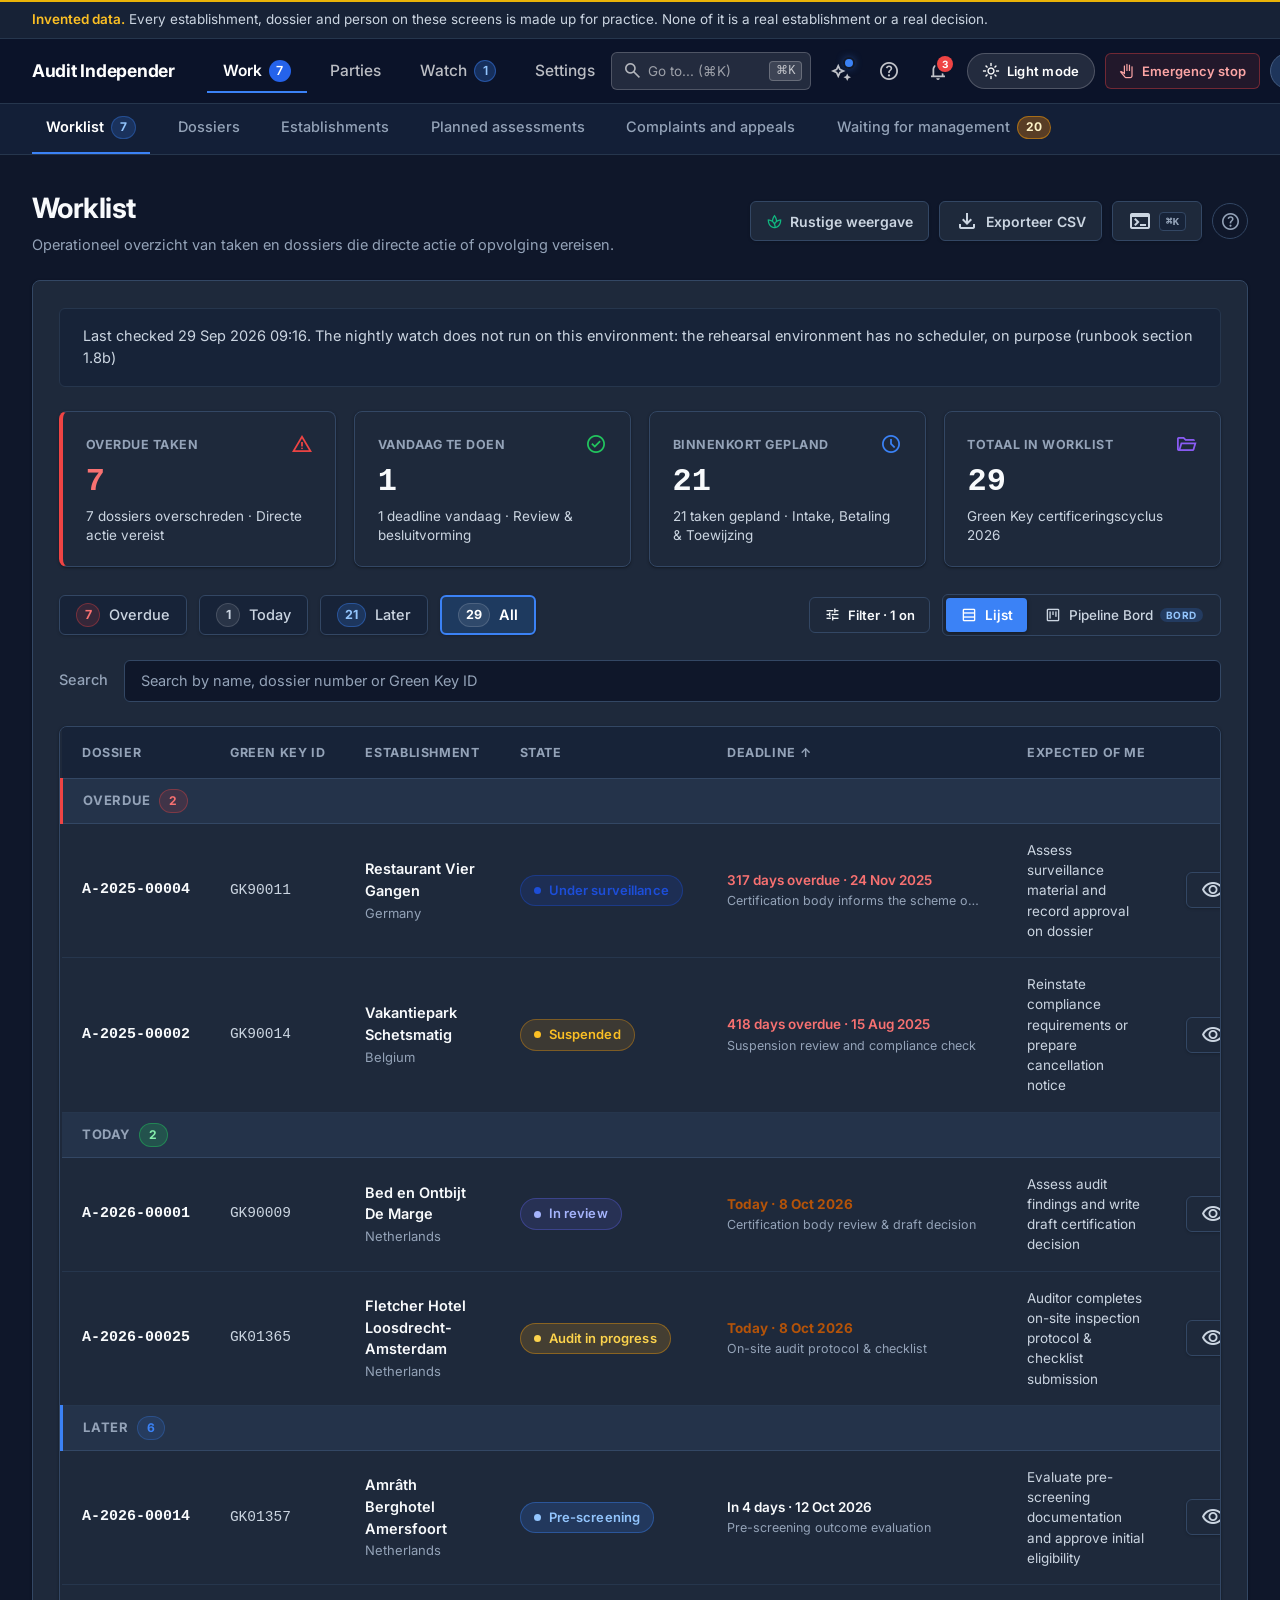
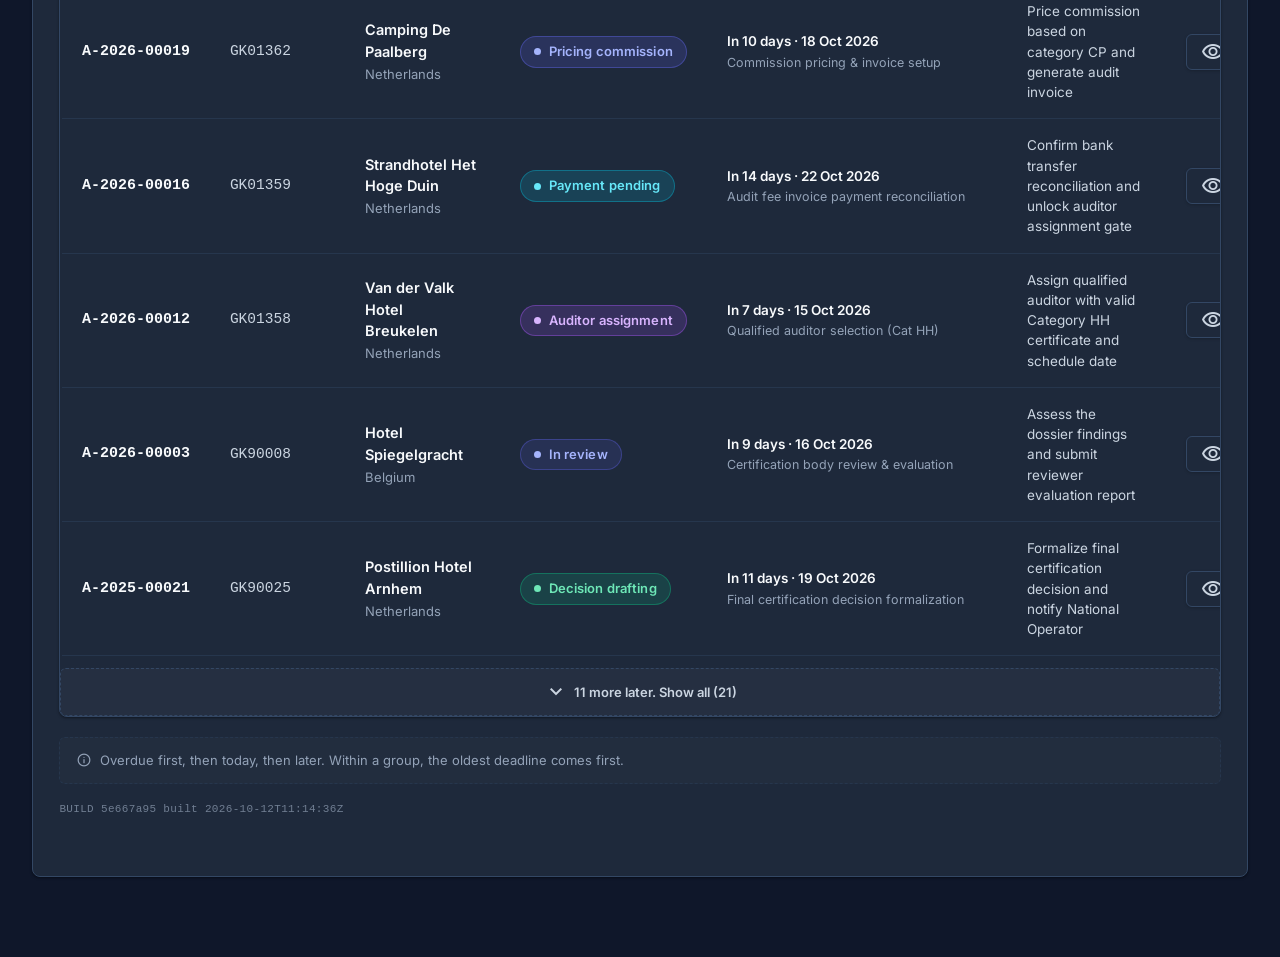
<file: index.html>
<!DOCTYPE html>
<html lang="en">

<head>
  <meta charset="utf-8" />
  <meta name="viewport" content="width=device-width, initial-scale=1.0" />
  <title>Audit Independer — Worklist</title>
  <meta name="description" content="Audit Independer certification body dashboard for Green Key accreditation." />
  <link rel="preconnect" href="https://fonts.googleapis.com" />
  <link rel="preconnect" href="https://fonts.gstatic.com" crossorigin />
  <link href="https://fonts.googleapis.com/css2?family=Inter:wght@400;500;600;700&display=swap" rel="stylesheet" />
  <link href="https://fonts.googleapis.com/css2?family=Material+Symbols+Outlined:wght,FILL@100..700,0..1&display=swap"
    rel="stylesheet" />
  <link rel="stylesheet" href="styles.css" />
</head>

<body>
  <!-- ═══════════════════════ REHEARSAL BANNER ═══════════════════════ -->
  <div class="env-banner">
    <strong>Invented data.</strong> Every establishment, dossier and person on these screens is made up for practice.
    None of it is a real establishment or a real decision.
  </div>

  <!-- ═══════════════════════ TOPBAR NAVIGATION ═══════════════════════ -->
  <header class="topbar" id="topbar">
    <div class="topbar-inner">
      <div class="topbar-left">
        <div class="brand" id="brand-home" onclick="showWorklist()" title="Naar Worklist overzicht">
          <span class="brand-name">Audit Independer</span>
        </div>
        <nav class="main-nav" id="main-nav">
          <a href="#" class="nav-link active" id="nav-work" onclick="showWorkView(); event.preventDefault();">
            <span>Work</span>
            <span class="nav-pill" id="nav-work-pill">7</span>
          </a>
          <a href="#" class="nav-link" id="nav-parties" onclick="showPartiesNav(); event.preventDefault();">Parties</a>
          <a href="#" class="nav-link" id="nav-watch" onclick="showWatchNav(); event.preventDefault();">
            <span>Watch</span>
            <span class="nav-pill" id="nav-watch-pill">1</span>
          </a>
          <a href="#" class="nav-link" id="nav-settings"
            onclick="showSettingsNav(); event.preventDefault();">Settings</a>
        </nav>
      </div>

      <div class="topbar-right">
        <div class="search-box" onclick="openCommandPalette()" title="Go to... (⌘K)">
          <span class="material-symbols-outlined search-icon">search</span>
          <input type="text" placeholder="Go to... (⌘K)" class="search-input" id="search-input"
            readonly />
          <kbd class="search-shortcut">⌘K</kbd>
        </div>
        <button class="action-icon-btn whats-new-btn" title="What's new" onclick="openWhatsNewModal()" id="btn-whats-new">
          <span class="material-symbols-outlined">auto_awesome</span>
          <span class="whats-new-dot" title="Nieuwe updates"></span>
        </button>
        <button class="action-icon-btn help-btn" title="Help & Documentatie (?)" onclick="openHelpModal()" id="btn-help-topbar">
          <span class="material-symbols-outlined">help_outline</span>
        </button>
        <div class="notif-wrapper" id="notif-wrapper">
          <button class="action-icon-btn" title="Notificaties" onclick="toggleNotifications()" id="notif-bell-btn">
            <span class="material-symbols-outlined">notifications</span>
            <span class="notif-pill" id="notif-pill-badge">3</span>
          </button>
          <div class="notifications-popover hidden" id="notifications-popover">
            <div class="notif-popover-header">
              <span class="notif-popover-title">Notificaties</span>
              <button class="notif-popover-action" onclick="markAllNotificationsRead()">Alles gelezen</button>
            </div>
            <div class="notif-popover-list" id="notif-popover-list">
              <div class="notif-item urgent" onclick="showDossier('A-2025-00004'); toggleNotifications();">
                <div class="notif-item-icon">
                  <span class="material-symbols-outlined" style="color:var(--status-overdue);">warning</span>
                </div>
                <div class="notif-item-content">
                  <div class="notif-item-title">Surveillance deadline overschreden</div>
                  <div class="notif-item-desc">Dossier <strong>A-2025-00004</strong> (Restaurant Vier Gangen) is 317
                    dagen overdue.</div>
                  <div class="notif-item-time">Vandaag · 09:16</div>
                </div>
              </div>
              <div class="notif-item review" onclick="showDossier('A-2026-00001'); toggleNotifications();">
                <div class="notif-item-icon">
                  <span class="material-symbols-outlined" style="color:#f59e0b;">rate_review</span>
                </div>
                <div class="notif-item-content">
                  <div class="notif-item-title">Auditrapport wacht op 4-ogen review</div>
                  <div class="notif-item-desc">Dossier <strong>A-2026-00001</strong> (Bed en Ontbijt De Marge) rapport
                    ontvangen.</div>
                  <div class="notif-item-time">Gisteren · 16:45</div>
                </div>
              </div>
              <div class="notif-item info" onclick="showEstablishmentDetail('GK01357'); toggleNotifications();">
                <div class="notif-item-icon">
                  <span class="material-symbols-outlined" style="color:#3b82f6;">assignment</span>
                </div>
                <div class="notif-item-content">
                  <div class="notif-item-title">Pre-screening aanvraag gereed</div>
                  <div class="notif-item-desc">Vestiging <strong>GK01357</strong> (Amrâth Berghotel) wacht op toewijzing
                    auditor.</div>
                  <div class="notif-item-time">24 Sep 2026</div>
                </div>
              </div>
            </div>
            <div class="notif-popover-footer">
              <a href="#" onclick="showWatchMessages(); toggleNotifications(); event.preventDefault();">Bekijk alle
                logberichten in Watch →</a>
            </div>
          </div>
        </div>
        <button class="theme-toggle-btn" id="theme-toggle-btn" title="Wissel tussen Light en Dark mode"
          onclick="toggleTheme()" aria-label="Wissel thema">
          <span class="material-symbols-outlined theme-toggle-icon" id="theme-toggle-icon">dark_mode</span>
          <span class="theme-toggle-text" id="theme-toggle-text">Dark mode</span>
        </button>

        <!-- Emergency Stop (Rehearsal style) -->
        <button class="emergency-stop-btn" onclick="openEmergencyStopModal()" title="Emergency stop: blokkeer verzending van notificaties en rapporten">
          <span class="material-symbols-outlined" style="font-size:16px;">pan_tool</span>
          <span>Emergency stop</span>
        </button>


        <!-- User Avatar & Profile Menu (Screenshot 4) -->
        <div class="user-profile-menu-wrap" id="user-profile-menu-wrap">
          <div class="user-avatar" id="topbar-user-avatar" onclick="toggleUserProfileMenu()" title="Profiel & thema instellingen (George)">G</div>
          <div class="user-profile-dropdown hidden" id="user-profile-dropdown">
            <div class="user-profile-header">
              <div class="profile-name">George</div>
              <div class="profile-role-sub">George · Administrator</div>
            </div>
            <div class="profile-theme-quick-switch">
              <button class="theme-icon-quick-btn" id="btn-quick-light" onclick="setThemeMode('light');" title="Light mode"><span class="material-symbols-outlined">light_mode</span></button>
              <button class="theme-icon-quick-btn active" id="btn-quick-dark" onclick="setThemeMode('dark');" title="Dark mode"><span class="material-symbols-outlined">dark_mode</span></button>
              <button class="theme-icon-quick-btn" id="btn-quick-auto" onclick="setThemeMode('auto');" title="Auto / System"><span class="material-symbols-outlined">desktop_windows</span></button>
            </div>
            <div class="profile-menu-items">
              <a href="#" class="profile-menu-item" onclick="showToast('E-mail client', 'Standaard e-mailprogramma gekoppeld.', 'info'); toggleUserProfileMenu(); event.preventDefault();">
                <span class="material-symbols-outlined">mail</span>
                <span>My mail program: Standard mail progr...</span>
              </a>
              <a href="#" class="profile-menu-item" onclick="showSettingsNav(); showSettingsThemes(); toggleUserProfileMenu(); event.preventDefault();">
                <span class="material-symbols-outlined">palette</span>
                <span>My theme</span>
              </a>
              <a href="#" class="profile-menu-item" onclick="makePasswordLinkForSelectedUser(); toggleUserProfileMenu(); event.preventDefault();">
                <span class="material-symbols-outlined">vpn_key</span>
                <span>My password</span>
              </a>
              <a href="#" class="profile-menu-item reset-item" onclick="resetPracticeEnv(); toggleUserProfileMenu(); event.preventDefault();">
                <span class="material-symbols-outlined">refresh</span>
                <span>Reset the practice environment</span>
              </a>
              <div class="profile-divider"></div>
              <a href="#" class="profile-menu-item signout-item" onclick="showToast('Afmelden', 'U bent afgemeld van de oefenomgeving.', 'info'); toggleUserProfileMenu(); event.preventDefault();">
                <span class="material-symbols-outlined">logout</span>
                <span>Sign out</span>
              </a>
            </div>
          </div>
        </div>
      </div>
    </div>
  </header>

  <!-- ═══════════════════════ SUB-NAVIGATION BAR ═══════════════════════ -->
  <div class="sub-nav">
    <!-- Work Subnav -->
    <div class="sub-nav-inner" id="subnav-work">
      <a href="#" class="sub-nav-link active" id="sub-worklist" onclick="showWorklist(); event.preventDefault();">
        <span>Worklist</span>
        <span class="sub-pill">7</span>
      </a>
      <a href="#" class="sub-nav-link" id="sub-dossiers" onclick="showDossiersList(); event.preventDefault();">
        <span>Dossiers</span>
      </a>
      <a href="#" class="sub-nav-link" id="sub-establishments"
        onclick="showEstablishmentsList(); event.preventDefault();">Establishments</a>
      <a href="#" class="sub-nav-link" id="sub-planned"
        onclick="showPlannedAssessmentsList(); event.preventDefault();">Planned assessments</a>
      <a href="#" class="sub-nav-link" id="sub-complaints"
        onclick="showComplaintsList(); event.preventDefault();">Complaints and appeals</a>
      <a href="#" class="sub-nav-link" id="sub-waiting-mgmt"
        onclick="showWaitingManagement(); event.preventDefault();">
        <span>Waiting for management</span>
        <span class="sub-pill warning-pill">20</span>
      </a>
    </div>

    <!-- Parties Subnav -->
    <div class="sub-nav-inner hidden" id="subnav-parties">
      <a href="#" class="sub-nav-link active" id="sub-auditors" onclick="showAuditorsList(); event.preventDefault();">
        <span>Auditors</span>
      </a>
      <a href="#" class="sub-nav-link" id="sub-national-operators" onclick="showNationalOperators(); event.preventDefault();">
        <span>National Operators</span>
      </a>
      <a href="#" class="sub-nav-link" id="sub-relationship-mgmt"
        onclick="showRelationshipMgmt(); event.preventDefault();">
        <span>Relationship management</span>
      </a>
      <a href="#" class="sub-nav-link" id="sub-parties-requests" onclick="showPartiesRequests(); event.preventDefault();">
        <span>Requests</span>
      </a>
      <a href="#" class="sub-nav-link" id="sub-parties-outreach" onclick="showPartiesOutreach(); event.preventDefault();">
        <span>Outreach</span>
      </a>
      <a href="#" class="sub-nav-link" id="sub-parties-mail-texts" onclick="showPartiesMailTexts(); event.preventDefault();">
        <span>Mail texts</span>
      </a>
    </div>

    <!-- Watch Subnav -->
    <div class="sub-nav-inner hidden" id="subnav-watch">
      <a href="#" class="sub-nav-link active" id="sub-watch-daily"
        onclick="showWatchDailySummary(); event.preventDefault();">Daily summary</a>
      <a href="#" class="sub-nav-link" id="sub-watch-office"
        onclick="showWatchOfficeOverview(); event.preventDefault();">Office overview</a>
      <a href="#" class="sub-nav-link" id="sub-watch-deadlines"
        onclick="showWatchDeadlines(); event.preventDefault();">Deadlines</a>
      <a href="#" class="sub-nav-link" id="sub-watch-imports"
        onclick="showWatchImportRuns(); event.preventDefault();">Import runs</a>
      <a href="#" class="sub-nav-link" id="sub-watch-messages"
        onclick="showWatchMessages(); event.preventDefault();">Messages</a>
      <a href="#" class="sub-nav-link" id="sub-watch-bounces"
        onclick="showWatchBounces(); event.preventDefault();">Bounces</a>
      <a href="#" class="sub-nav-link" id="sub-watch-payments"
        onclick="showWatchPayments(); event.preventDefault();">Payments and bookings</a>
      <a href="#" class="sub-nav-link" id="sub-watch-sentback" onclick="showWatchSentBack(); event.preventDefault();">
        <span>Sent-back files</span>
        <span class="sub-pill">1</span>
      </a>
    </div>

    <!-- Settings Subnav -->
    <div class="sub-nav-inner hidden" id="subnav-settings">
      <a href="#" class="sub-nav-link" id="sub-settings-users"
        onclick="showSettingsUsersRoles(); event.preventDefault();">Users and roles</a>
      <a href="#" class="sub-nav-link" id="sub-settings-price-list"
        onclick="showSettingsPriceList(); event.preventDefault();">Price list</a>
      <a href="#" class="sub-nav-link" id="sub-settings-price-rules"
        onclick="showSettingsPriceRules(); event.preventDefault();">Price rules</a>
      <a href="#" class="sub-nav-link" id="sub-settings-tax-rates"
        onclick="showSettingsTaxRates(); event.preventDefault();">Tax rates in Moneybird</a>
      <a href="#" class="sub-nav-link" id="sub-settings-health-safety"
        onclick="showSettingsHealthSafety(); event.preventDefault();">Health and safety: points of attention</a>
      <a href="#" class="sub-nav-link" id="sub-settings-form-languages"
        onclick="showSettingsFormLanguages(); event.preventDefault();">Form languages</a>
      <a href="#" class="sub-nav-link" id="sub-settings-working-days"
        onclick="showSettingsWorkingDays(); event.preventDefault();">Working-day calendar</a>
      <a href="#" class="sub-nav-link" id="sub-settings-assumptions"
        onclick="showSettingsAssumptions(); event.preventDefault();">Assumptions</a>
      <a href="#" class="sub-nav-link" id="sub-settings-themes"
        onclick="showSettingsThemes(); event.preventDefault();">Themes</a>
    </div>
  </div>

  <!-- ═══════════════════════ WORKLIST VIEW ═══════════════════════ -->
  <main class="page-wrapper" id="worklist-view">
    <div class="page-title-row">
      <div class="page-title-area">
        <h1 class="page-title">Worklist</h1>
        <div class="page-subtitle">Operationeel overzicht van taken en dossiers die directe actie of opvolging vereisen.
        </div>
      </div>
      <div class="page-actions-group">
        <button class="tool-btn calm-mode-btn" id="calm-mode-btn" onclick="toggleCalmMode()" title="Wissel tussen Rustige weergave en Uitgebreide dashboard-weergave">
          <span class="material-symbols-outlined" id="calm-mode-icon" style="font-size:17px; color:#10b981;">spa</span>
          <span id="calm-mode-label">Rustige weergave</span>
        </button>
        <button class="tool-btn" onclick="exportWorklistCSV()" title="Download huidige werklijst als CSV bestand">
          <span class="material-symbols-outlined">download</span>
          <span>Exporteer CSV</span>
        </button>
        <button class="tool-btn" onclick="openCommandPalette()" title="Snelmenu (⌘K)">
          <span class="material-symbols-outlined">terminal</span>
          <kbd>⌘K</kbd>
        </button>
        <button class="page-help-btn" onclick="openShortcutsModal()" title="Toetsenbordsneltoetsen (?)">
          <span class="material-symbols-outlined">help_outline</span>
        </button>
      </div>
    </div>

    <div class="worklist-container" id="worklist-container-el">
      <div class="system-notice-box">
        Last checked 29 Sep 2026 09:16. The nightly watch does not run on this environment: the rehearsal environment
        has no scheduler, on purpose (runbook section 1.8b)
      </div>

      <!-- Compact Calm Status Bar (Visible in Calm Mode) -->
      <div class="calm-metrics-strip hidden" id="calm-metrics-strip">
        <div class="calm-metric-pill overdue" onclick="document.querySelector('[data-filter=overdue]').click()" title="Filter op achterstallige dossiers">
          <span class="calm-metric-dot overdue"></span>
          <span class="calm-metric-num">7</span>
          <span>Overdue taken</span>
        </div>
        <div class="calm-metric-pill today" onclick="document.querySelector('[data-filter=today]').click()" title="Filter op taken voor vandaag">
          <span class="calm-metric-dot today"></span>
          <span class="calm-metric-num">1</span>
          <span>Deadlines vandaag</span>
        </div>
        <div class="calm-metric-pill later" onclick="document.querySelector('[data-filter=later]').click()" title="Filter op binnenkort geplande taken">
          <span class="calm-metric-dot later"></span>
          <span class="calm-metric-num">21</span>
          <span>Binnenkort gepland</span>
        </div>
        <div class="calm-metric-pill total" onclick="showDossiersList()" title="Bekijk alle dossiers">
          <span class="calm-metric-dot total"></span>
          <span class="calm-metric-num">29</span>
          <span>Dossiers in cyclus</span>
        </div>
        <div class="calm-mode-badge-indicator">
          <span class="material-symbols-outlined" style="font-size:14px; color:#10b981;">verified</span>
          <span>Focus-modus actief</span>
        </div>
      </div>

      <!-- Executive Metric Highlights (Full Dashboard Mode) -->
      <div class="metrics-summary-strip" id="metrics-summary-strip">
        <div class="metric-summary-card overdue-card" onclick="document.querySelector('[data-filter=overdue]').click()">
          <div class="metric-card-top">
            <span class="metric-card-label">Overdue Taken</span>
            <span class="material-symbols-outlined metric-card-icon" style="color:var(--status-overdue);">warning</span>
          </div>
          <div class="metric-card-val" style="color:var(--status-overdue-text);">7</div>
          <div class="metric-card-desc">7 dossiers overschreden · Directe actie vereist</div>
        </div>

        <div class="metric-summary-card" onclick="document.querySelector('[data-filter=today]').click()">
          <div class="metric-card-top">
            <span class="metric-card-label">Vandaag Te Doen</span>
            <span class="material-symbols-outlined metric-card-icon" style="color:#22c55e;">check_circle</span>
          </div>
          <div class="metric-card-val">1</div>
          <div class="metric-card-desc">1 deadline vandaag · Review & besluitvorming</div>
        </div>

        <div class="metric-summary-card" onclick="document.querySelector('[data-filter=later]').click()">
          <div class="metric-card-top">
            <span class="metric-card-label">Binnenkort Gepland</span>
            <span class="material-symbols-outlined metric-card-icon" style="color:#3b82f6;">schedule</span>
          </div>
          <div class="metric-card-val">21</div>
          <div class="metric-card-desc">21 taken gepland · Intake, Betaling & Toewijzing</div>
        </div>

        <div class="metric-summary-card" onclick="showDossiersList()">
          <div class="metric-card-top">
            <span class="metric-card-label">Totaal in Worklist</span>
            <span class="material-symbols-outlined metric-card-icon" style="color:#8b5cf6;">folder_open</span>
          </div>
          <div class="metric-card-val">29</div>
          <div class="metric-card-desc">Green Key certificeringscyclus 2026</div>
        </div>
      </div>

      <!-- Toolbar Row: Filter Pills + Filter Popover + View Mode Toggle -->
      <div class="worklist-toolbar-row">
        <div class="filter-pills-row" id="worklist-filter-pills">
          <button class="filter-pill-btn" data-filter="overdue">
            <span class="pill-number overdue">7</span> Overdue
          </button>
          <button class="filter-pill-btn" data-filter="today">
            <span class="pill-number today">1</span> Today
          </button>
          <button class="filter-pill-btn" data-filter="later">
            <span class="pill-number later">21</span> Later
          </button>
          <button class="filter-pill-btn active" data-filter="all">
            <span class="pill-number all">29</span> All
          </button>
        </div>

        <div class="worklist-filter-controls">
          <div class="filter-popover-wrapper" id="filter-popover-wrapper">
            <button class="filter-popover-trigger-btn" id="filter-popover-trigger-btn" onclick="toggleWorklistFilterPopover()">
              <span class="material-symbols-outlined" style="font-size:17px;">tune</span>
              <span id="worklist-filter-count-label">Filter · 1 on</span>
            </button>
            <div class="filter-popover-menu hidden" id="worklist-filter-popover">
              <div class="filter-popover-title">Weergave filter</div>
              <label class="filter-popover-option">
                <input type="checkbox" id="check-me" checked onchange="handleWorklistFilterCheckboxChange()" />
                <span>Only what involves me</span>
              </label>
              <label class="filter-popover-option">
                <input type="checkbox" id="check-others" onchange="handleWorklistFilterCheckboxChange()" />
                <span>Also what waits on others</span>
              </label>
              <div class="filter-popover-footer">
                <button class="filter-popover-reset" onclick="resetWorklistFilters()">Reset filters</button>
              </div>
            </div>
          </div>

          <div class="view-mode-toggle" id="worklist-view-mode-toggle" role="tablist" aria-label="Weergave modus">
            <button class="view-mode-btn active" id="btn-view-table" onclick="setWorklistViewMode('table')"
              title="Tabel weergave (V)">
              <span class="material-symbols-outlined" style="font-size:18px;">table_rows</span>
              <span>Lijst</span>
            </button>
            <button class="view-mode-btn" id="btn-view-kanban" onclick="setWorklistViewMode('kanban')"
              title="Pipeline Kanban Bord (V)">
              <span class="material-symbols-outlined" style="font-size:18px;">view_kanban</span>
              <span>Pipeline Bord</span>
              <span class="kanban-badge-new">Bord</span>
            </button>
          </div>
        </div>
      </div>

      <!-- Search Row -->
      <div class="search-controls-row">
        <div class="search-input-group full-width">
          <label for="worklist-search">Search</label>
          <input type="text" class="worklist-search-field" id="worklist-search"
            placeholder="Search by name, dossier number or Green Key ID" />
        </div>
      </div>

      <!-- Table View Container -->
      <div class="table-responsive" id="worklist-table-container">
        <table class="standard-table" id="worklist-table-elem">
          <thead>
            <tr>
              <th>Dossier</th>
              <th>Green Key ID</th>
              <th>Establishment</th>
              <th>State</th>
              <th>Deadline ↑</th>
              <th>Expected of me</th>
              <th></th>
            </tr>
          </thead>
          <tbody>
            <!-- OVERDUE SECTION -->
            <tr class="table-section-row section-overdue-header">
              <td colspan="7">
                <div class="table-section-tag">
                  <span>OVERDUE</span>
                  <span class="table-section-count overdue">2</span>
                </div>
              </td>
            </tr>
            <tr class="clickable-row dossier-item-row" data-dossier-id="A-2025-00004" data-group="overdue"
              onclick="openDossierPeek('A-2025-00004')">
              <td class="col-dossier-id">A-2025-00004</td>
              <td class="col-gkid">GK90011</td>
              <td>
                <div class="est-name">Restaurant Vier Gangen</div>
                <div class="est-country">Germany</div>
              </td>
              <td>
                <span class="status-badge surveillance">Under surveillance</span>
              </td>
              <td>
                <div class="deadline-title overdue">317 days overdue · 24 Nov 2025</div>
                <div class="deadline-sub">Certification body informs the scheme owner</div>
              </td>
              <td class="expected-cell">
                Assess surveillance material and record approval on dossier
              </td>
              <td class="open-btn-cell">
                <button class="open-row-btn" onclick="event.stopPropagation(); showDossier('A-2025-00004', 'worklist')">
                  <span class="material-symbols-outlined">visibility</span> Open
                </button>
              </td>
            </tr>
            <tr class="clickable-row dossier-item-row" data-dossier-id="A-2025-00002" data-group="overdue"
              onclick="openDossierPeek('A-2025-00002')">
              <td class="col-dossier-id">A-2025-00002</td>
              <td class="col-gkid">GK90014</td>
              <td>
                <div class="est-name">Vakantiepark Schetsmatig</div>
                <div class="est-country">Belgium</div>
              </td>
              <td>
                <span class="status-badge suspended">Suspended</span>
              </td>
              <td>
                <div class="deadline-title overdue">418 days overdue · 15 Aug 2025</div>
                <div class="deadline-sub">Suspension review and compliance check</div>
              </td>
              <td class="expected-cell">
                Reinstate compliance requirements or prepare cancellation notice
              </td>
              <td class="open-btn-cell">
                <button class="open-row-btn" onclick="event.stopPropagation(); showDossier('A-2025-00002', 'worklist')">
                  <span class="material-symbols-outlined">visibility</span> Open
                </button>
              </td>
            </tr>

            <!-- TODAY SECTION -->
            <tr class="table-section-row section-today-header">
              <td colspan="7">
                <div class="table-section-tag">
                  <span>TODAY</span>
                  <span class="table-section-count today">2</span>
                </div>
              </td>
            </tr>
            <tr class="clickable-row dossier-item-row" data-dossier-id="A-2026-00001" data-group="today"
              onclick="openDossierPeek('A-2026-00001')">
              <td class="col-dossier-id">A-2026-00001</td>
              <td class="col-gkid">GK90009</td>
              <td>
                <div class="est-name">Bed en Ontbijt De Marge</div>
                <div class="est-country">Netherlands</div>
              </td>
              <td>
                <span class="status-badge review">In review</span>
              </td>
              <td>
                <div class="deadline-title" style="color:#b45309; font-weight:700;">Today · 8 Oct 2026</div>
                <div class="deadline-sub">Certification body review & draft decision</div>
              </td>
              <td class="expected-cell">
                Assess audit findings and write draft certification decision
              </td>
              <td class="open-btn-cell">
                <button class="open-row-btn" onclick="event.stopPropagation(); showDossier('A-2026-00001', 'worklist')">
                  <span class="material-symbols-outlined">visibility</span> Open
                </button>
              </td>
            </tr>
            <tr class="clickable-row dossier-item-row" data-dossier-id="A-2026-00025" data-group="today"
              onclick="openDossierPeek('A-2026-00025')">
              <td class="col-dossier-id">A-2026-00025</td>
              <td class="col-gkid">GK01365</td>
              <td>
                <div class="est-name">Fletcher Hotel Loosdrecht-Amsterdam</div>
                <div class="est-country">Netherlands</div>
              </td>
              <td>
                <span class="status-badge audit">Audit in progress</span>
              </td>
              <td>
                <div class="deadline-title" style="color:#b45309; font-weight:700;">Today · 8 Oct 2026</div>
                <div class="deadline-sub">On-site audit protocol & checklist</div>
              </td>
              <td class="expected-cell">
                Auditor completes on-site inspection protocol & checklist submission
              </td>
              <td class="open-btn-cell">
                <button class="open-row-btn" onclick="event.stopPropagation(); showDossier('A-2026-00025', 'worklist')">
                  <span class="material-symbols-outlined">visibility</span> Open
                </button>
              </td>
            </tr>

            <!-- LATER SECTION -->
            <tr class="table-section-row section-later-header">
              <td colspan="7">
                <div class="table-section-tag">
                  <span>LATER</span>
                  <span class="table-section-count later">6</span>
                </div>
              </td>
            </tr>
            <tr class="clickable-row dossier-item-row" data-dossier-id="A-2026-00014" data-group="later"
              onclick="openDossierPeek('A-2026-00014')">
              <td class="col-dossier-id">A-2026-00014</td>
              <td class="col-gkid">GK01357</td>
              <td>
                <div class="est-name">Amrâth Berghotel Amersfoort</div>
                <div class="est-country">Netherlands</div>
              </td>
              <td>
                <span class="status-badge prescreening">Pre-screening</span>
              </td>
              <td>
                <div class="deadline-title">In 4 days · 12 Oct 2026</div>
                <div class="deadline-sub">Pre-screening outcome evaluation</div>
              </td>
              <td class="expected-cell">
                Evaluate pre-screening documentation and approve initial eligibility
              </td>
              <td class="open-btn-cell">
                <button class="open-row-btn" onclick="event.stopPropagation(); showDossier('A-2026-00014', 'worklist')">
                  <span class="material-symbols-outlined">visibility</span> Open
                </button>
              </td>
            </tr>
            <tr class="clickable-row dossier-item-row" data-dossier-id="A-2026-00019" data-group="later"
              onclick="openDossierPeek('A-2026-00019')">
              <td class="col-dossier-id">A-2026-00019</td>
              <td class="col-gkid">GK01362</td>
              <td>
                <div class="est-name">Camping De Paalberg</div>
                <div class="est-country">Netherlands</div>
              </td>
              <td>
                <span class="status-badge pricing">Pricing commission</span>
              </td>
              <td>
                <div class="deadline-title">In 10 days · 18 Oct 2026</div>
                <div class="deadline-sub">Commission pricing & invoice setup</div>
              </td>
              <td class="expected-cell">
                Price commission based on category CP and generate audit invoice
              </td>
              <td class="open-btn-cell">
                <button class="open-row-btn" onclick="event.stopPropagation(); showDossier('A-2026-00019', 'worklist')">
                  <span class="material-symbols-outlined">visibility</span> Open
                </button>
              </td>
            </tr>
            <tr class="clickable-row dossier-item-row" data-dossier-id="A-2026-00016" data-group="later"
              onclick="openDossierPeek('A-2026-00016')">
              <td class="col-dossier-id">A-2026-00016</td>
              <td class="col-gkid">GK01359</td>
              <td>
                <div class="est-name">Strandhotel Het Hoge Duin</div>
                <div class="est-country">Netherlands</div>
              </td>
              <td>
                <span class="status-badge payment">Payment pending</span>
              </td>
              <td>
                <div class="deadline-title">In 14 days · 22 Oct 2026</div>
                <div class="deadline-sub">Audit fee invoice payment reconciliation</div>
              </td>
              <td class="expected-cell">
                Confirm bank transfer reconciliation and unlock auditor assignment gate
              </td>
              <td class="open-btn-cell">
                <button class="open-row-btn" onclick="event.stopPropagation(); showDossier('A-2026-00016', 'worklist')">
                  <span class="material-symbols-outlined">visibility</span> Open
                </button>
              </td>
            </tr>
            <tr class="clickable-row dossier-item-row" data-dossier-id="A-2026-00012" data-group="later"
              onclick="openDossierPeek('A-2026-00012')">
              <td class="col-dossier-id">A-2026-00012</td>
              <td class="col-gkid">GK01358</td>
              <td>
                <div class="est-name">Van der Valk Hotel Breukelen</div>
                <div class="est-country">Netherlands</div>
              </td>
              <td>
                <span class="status-badge assignment">Auditor assignment</span>
              </td>
              <td>
                <div class="deadline-title">In 7 days · 15 Oct 2026</div>
                <div class="deadline-sub">Qualified auditor selection (Cat HH)</div>
              </td>
              <td class="expected-cell">
                Assign qualified auditor with valid Category HH certificate and schedule date
              </td>
              <td class="open-btn-cell">
                <button class="open-row-btn" onclick="event.stopPropagation(); showDossier('A-2026-00012', 'worklist')">
                  <span class="material-symbols-outlined">visibility</span> Open
                </button>
              </td>
            </tr>
            <tr class="clickable-row dossier-item-row" data-dossier-id="A-2026-00003" data-group="later"
              onclick="openDossierPeek('A-2026-00003')">
              <td class="col-dossier-id">A-2026-00003</td>
              <td class="col-gkid">GK90008</td>
              <td>
                <div class="est-name">Hotel Spiegelgracht</div>
                <div class="est-country">Belgium</div>
              </td>
              <td>
                <span class="status-badge review">In review</span>
              </td>
              <td>
                <div class="deadline-title">In 9 days · 16 Oct 2026</div>
                <div class="deadline-sub">Certification body review & evaluation</div>
              </td>
              <td class="expected-cell">
                Assess the dossier findings and submit reviewer evaluation report
              </td>
              <td class="open-btn-cell">
                <button class="open-row-btn" onclick="event.stopPropagation(); showDossier('A-2026-00003', 'worklist')">
                  <span class="material-symbols-outlined">visibility</span> Open
                </button>
              </td>
            </tr>
            <tr class="clickable-row dossier-item-row" data-dossier-id="A-2025-00021" data-group="later"
              onclick="openDossierPeek('A-2025-00021')">
              <td class="col-dossier-id">A-2025-00021</td>
              <td class="col-gkid">GK90025</td>
              <td>
                <div class="est-name">Postillion Hotel Arnhem</div>
                <div class="est-country">Netherlands</div>
              </td>
              <td>
                <span class="status-badge decision">Decision drafting</span>
              </td>
              <td>
                <div class="deadline-title">In 11 days · 19 Oct 2026</div>
                <div class="deadline-sub">Final certification decision formalization</div>
              </td>
              <td class="expected-cell">
                Formalize final certification decision and notify National Operator
              </td>
              <td class="open-btn-cell">
                <button class="open-row-btn" onclick="event.stopPropagation(); showDossier('A-2025-00021', 'worklist')">
                  <span class="material-symbols-outlined">visibility</span> Open
                </button>
              </td>
            </tr>
          </tbody>
        </table>
        <button class="show-more-later-btn" id="btn-show-more-later" onclick="toggleMoreLaterItems()">
          <span class="material-symbols-outlined">expand_more</span>
          <span>11 more later. Show all (21)</span>
        </button>
      </div>
      <!-- Pipeline Kanban Board Container -->
      <div class="kanban-board-wrapper hidden" id="worklist-kanban-container">
        <!-- Rendered dynamically by renderKanbanBoard() in app.js -->
      </div>
      <div class="worklist-footnote-bar">
        <span class="material-symbols-outlined" style="font-size:16px; color:var(--text-muted);">info</span>
        <span>Overdue first, then today, then later. Within a group, the oldest deadline comes first.</span>
      </div>
      <div class="worklist-build-bar">
        <span class="mono">BUILD 5e667a95 built 2026-10-12T11:14:36Z</span>
      </div>
    </div>
  </main>

  <!-- ═══════════════════════ DOSSIERS LIST VIEW ═══════════════════════ -->
  <main class="page-wrapper hidden" id="dossiers-list-view">
    <div class="page-title-row">
      <div class="page-title-area">
        <h1 class="page-title">Dossiers</h1>
        <div class="page-subtitle">Certificeringsdossiers voor alle aangesloten vestigingen binnen het Green Key schema.
        </div>
      </div>
      <div class="page-actions-group">
        <button class="tool-btn" onclick="exportDossiersCSV()" title="Exporteer alle getoonde dossiers naar CSV">
          <span class="material-symbols-outlined">download</span>
          <span>Exporteer CSV</span>
        </button>
        <button class="page-help-btn" onclick="openShortcutsModal()" title="Toetsenbordsneltoetsen (?)">
          <span class="material-symbols-outlined">help_outline</span>
        </button>
      </div>
    </div>

    <!-- Filter Toggle Pills: Open 24 vs Closed 2 -->
    <div class="filter-pills-row" style="margin-bottom: 1.25rem;">
      <button class="filter-pill-btn active" id="btn-dossiers-open" onclick="toggleDossiersStateTab('open')">
        <span>Open</span>
        <span class="pill-number later" id="open-count-badge" style="margin-left: 4px;">24</span>
      </button>
      <button class="filter-pill-btn" id="btn-dossiers-closed" onclick="toggleDossiersStateTab('closed')">
        <span>Closed</span>
        <span class="pill-number all" id="closed-count-badge" style="margin-left: 4px;">2</span>
      </button>
    </div>

    <!-- Filters Box -->
    <div class="filters-box">
      <div class="filters-header-row">
        <span class="filters-title">Filters</span>
        <button class="filters-reset-link" onclick="resetDossierFilters()">Reset</button>
      </div>

      <div class="filters-grid">
        <div class="filter-field-group">
          <label class="filter-field-label">State</label>
          <select class="filter-select-input" id="dossier-filter-state" onchange="applyDossiersFilters()">
            <option value="all">All</option>
            <option value="Under surveillance">Under surveillance</option>
            <option value="In review">In review</option>
            <option value="Suspended">Suspended</option>
            <option value="Certified">Certified</option>
            <option value="Refused">Refused</option>
          </select>
        </div>
        <div class="filter-field-group">
          <label class="filter-field-label">Waiting on</label>
          <select class="filter-select-input" id="dossier-filter-waiting" onchange="applyDossiersFilters()">
            <option value="all">All</option>
            <option value="Us · Coordinator">Us · Coordinator</option>
            <option value="Us · Reviewer">Us · Reviewer</option>
            <option value="Us · Decider">Us · Decider</option>
            <option value="Establishment">Establishment</option>
            <option value="National Operator">National Operator</option>
          </select>
        </div>
        <div class="filter-field-group">
          <label class="filter-field-label">Deadline</label>
          <select class="filter-select-input" id="dossier-filter-deadline" onchange="applyDossiersFilters()">
            <option value="all">All</option>
            <option value="overdue">Overdue</option>
            <option value="tomorrow">Tomorrow</option>
            <option value="later">Later</option>
          </select>
        </div>
        <div class="filter-field-group">
          <label class="filter-field-label">Type</label>
          <select class="filter-select-input" id="dossier-filter-type" onchange="applyDossiersFilters()">
            <option value="all">All</option>
            <option value="First certification">First certification</option>
            <option value="Recertification">Recertification</option>
          </select>
        </div>
        <div class="filter-field-group">
          <label class="filter-field-label">Country</label>
          <select class="filter-select-input" id="dossier-filter-country" onchange="applyDossiersFilters()"
            style="border-color: #3b82f6;">
            <option value="all">All</option>
            <option value="Belgium">Belgium</option>
            <option value="Germany">Germany</option>
            <option value="Netherlands">Netherlands</option>
          </select>
        </div>
      </div>

      <div class="dossiers-search-row">
        <div class="dossiers-search-box">
          <span class="material-symbols-outlined dossiers-search-icon">search</span>
          <input type="text" class="dossiers-search-input" id="dossiers-search-input"
            placeholder="Search by name, dossier number or Green Key ID" oninput="applyDossiersFilters()" />
        </div>
      </div>
    </div>

    <!-- Dossiers Table Container -->
    <div class="worklist-container" style="padding: 0; overflow: hidden;">
      <div class="table-responsive">
        <table class="standard-table" id="dossiers-main-table">
          <thead>
            <tr>
              <th>Dossier</th>
              <th>Green Key ID</th>
              <th>Establishment</th>
              <th>Type</th>
              <th>State</th>
              <th>Waiting on</th>
              <th>Deadline</th>
              <th></th>
            </tr>
          </thead>
          <tbody id="dossiers-table-body">
            <!-- Populated via JavaScript for complete interactivity and filtering -->
          </tbody>
        </table>
      </div>
    </div>
  </main>

  <!-- ═══════════════════════ ESTABLISHMENTS LIST VIEW ═══════════════════════ -->
  <main class="page-wrapper hidden" id="establishments-list-view">
    <div class="page-title-row">
      <h1 class="page-title">Establishments</h1>
      <button class="page-help-btn" title="Help">
        <span class="material-symbols-outlined">help_outline</span>
      </button>
    </div>

    <div class="worklist-container" style="padding: 0; overflow: hidden;">
      <!-- Table top action bar with search, filter icon, columns icon -->
      <div
        style="display: flex; align-items: center; justify-content: flex-end; padding: 0.85rem 1.25rem; border-bottom: 1px solid var(--border-subtle); gap: 0.75rem;">
        <div class="dossiers-search-box">
          <span class="material-symbols-outlined dossiers-search-icon">search</span>
          <input type="text" class="dossiers-search-input" id="est-search-input" placeholder="Search"
            oninput="applyEstablishmentsSearch()" style="width: 220px;" />
        </div>
        <button class="icon-toggle-btn" title="Filter results">
          <span class="material-symbols-outlined" style="font-size: 17px;">tune</span>
          <span class="badge-sup">0</span>
        </button>
        <button class="icon-toggle-btn" title="Toggle columns">
          <span class="material-symbols-outlined" style="font-size: 17px;">view_column</span>
        </button>
      </div>

      <div class="table-responsive">
        <table class="standard-table" id="establishments-table">
          <thead>
            <tr>
              <th>Reference</th>
              <th>Name</th>
              <th>Country</th>
              <th>National Operator</th>
              <th>Categories</th>
              <th>Expiry <span class="material-symbols-outlined"
                  style="font-size: 14px; vertical-align: middle;">arrow_downward</span></th>
              <th></th>
            </tr>
          </thead>
          <tbody id="establishments-table-body">
            <!-- Populated via JavaScript with all establishments from screenshots -->
          </tbody>
        </table>
      </div>

      <!-- Pagination bar matching screenshot -->
      <div class="pagination-bar">
        <div>Showing 1 to 10 of 10,343 results</div>
        <div style="display: flex; align-items: center; gap: 1.5rem;">
          <div style="display: flex; align-items: center; gap: 6px;">
            <span>Per page</span>
            <span style="display: inline-flex; gap: 4px;">
              <button class="page-num-btn">5</button>
              <button class="page-num-btn active">10</button>
              <button class="page-num-btn">25</button>
              <button class="page-num-btn">50</button>
            </span>
          </div>
          <div class="pagination-pages">
            <button class="page-num-btn active">1</button>
            <button class="page-num-btn">2</button>
            <button class="page-num-btn">3</button>
            <button class="page-num-btn">4</button>
            <span>...</span>
            <button class="page-num-btn">1,034</button>
            <button class="page-num-btn">1,035</button>
          </div>
        </div>
      </div>
    </div>
  </main>

  <!-- ═══════════════════════ ESTABLISHMENT DETAIL VIEW ═══════════════════════ -->
  <main class="page-wrapper hidden" id="establishment-detail-view">
    <!-- Back to Establishments button -->
    <div class="dossier-back-row">
      <button class="back-to-worklist-btn" onclick="navigateBackFromEstablishment()">
        <span class="material-symbols-outlined">arrow_back</span>
        <span>Back</span>
      </button>
    </div>

    <div class="page-title-row" style="margin-bottom: 0.5rem;">
      <h1 class="page-title" id="est-detail-name">Amrâth Berghotel Amersfoort</h1>
      <button class="page-help-btn" title="Help">
        <span class="material-symbols-outlined">help_outline</span>
      </button>
    </div>

    <!-- Metadata line with tags -->
    <div class="est-meta-line" id="est-detail-meta">
      <span>Green Key ID <strong id="est-detail-gkid" class="mono"
          style="color: var(--text-primary);">GK01357</strong></span>
      <span>·</span>
      <span id="est-detail-country">Netherlands</span>
      <span>·</span>
      <span id="est-detail-category-type">Hotels and hostels</span>
      <span>·</span>
      <span id="est-detail-no">KMVK (Netherlands)</span>
      <span class="est-badge-opened" id="est-detail-status-badge">Dossier opened</span>
    </div>

    <!-- Tabs bar -->
    <div class="est-tabs-bar">
      <button class="est-tab-btn active" id="tab-est-btn-overview" onclick="switchEstTab('overview')">Overview</button>
      <button class="est-tab-btn" id="tab-est-btn-dossiers" onclick="switchEstTab('dossiers')">
        <span>Dossiers</span>
        <span class="tab-badge" id="est-tab-dossiers-count">1</span>
      </button>
      <button class="est-tab-btn" id="tab-est-btn-details" onclick="switchEstTab('details')">Details</button>
      <button class="est-tab-btn" id="tab-est-btn-history" onclick="switchEstTab('history')">
        <span>History</span>
        <span class="tab-badge">3</span>
      </button>
    </div>

    <!-- TAB 1: OVERVIEW -->
    <div id="est-pane-overview">
      <div class="stepper-card" style="margin-bottom: 1.25rem;">
        <div style="font-size: 13px; color: var(--text-secondary); margin-bottom: 1rem;">
          A dossier is open, at «Pre-screening». 1 thing is still missing before this dossier can be decided, and 1
          before an audit can be invoiced.
        </div>

        <div class="stepper-row">
          <div class="step-node current">
            <div class="step-circle">1</div>
            <div class="step-name">Application</div>
            <div class="step-state">now</div>
          </div>
          <div class="step-line"></div>
          <div class="step-node">
            <div class="step-circle">2</div>
            <div class="step-name">Auditor</div>
            <div class="step-state">pending</div>
          </div>
          <div class="step-line"></div>
          <div class="step-node">
            <div class="step-circle">3</div>
            <div class="step-name">Assessment</div>
            <div class="step-state">pending</div>
          </div>
          <div class="step-line"></div>
          <div class="step-node">
            <div class="step-circle">4</div>
            <div class="step-name">Audit</div>
            <div class="step-state">pending</div>
          </div>
          <div class="step-line"></div>
          <div class="step-node">
            <div class="step-circle">5</div>
            <div class="step-name">Review</div>
            <div class="step-state">pending</div>
          </div>
          <div class="step-line"></div>
          <div class="step-node">
            <div class="step-circle">6</div>
            <div class="step-name">Decision</div>
            <div class="step-state">pending</div>
          </div>
          <div class="step-line"></div>
          <div class="step-node">
            <div class="step-circle">7</div>
            <div class="step-name">Inform NO</div>
            <div class="step-state">pending</div>
          </div>
          <div class="step-line"></div>
          <div class="step-node">
            <div class="step-circle">8</div>
            <div class="step-name">Certificate</div>
            <div class="step-state">pending</div>
          </div>
        </div>

        <div class="stepper-callout" style="margin-top: 1rem;">
          <div class="stepper-callout-title">Now: the Coordinator</div>
          <div class="stepper-callout-text">
            Writes down the outcome of the pre-screening the National Operator sent.
            <a href="#" onclick="openDossierFromEst(); event.preventDefault();"
              style="color: #60a5fa; text-decoration: underline; margin-left: 4px;">Open the dossier</a>
          </div>
        </div>

        <div style="margin-top: 1rem;">
          <button class="steel-button" id="btn-open-dossier-main" onclick="openDossierFromEst()">Open dossier
            A-2026-00014</button>
        </div>
      </div>

      <!-- Two column grid -->
      <div class="est-two-column-grid">
        <!-- Left: Still missing -->
        <div class="dossier-card">
          <div class="card-header-bar" style="cursor: default;">
            <div class="card-header-title-group">
              <span class="card-header-title">Still missing</span>
            </div>
            <span style="font-size: 12px; color: var(--text-muted);">2 of 3 items</span>
          </div>
          <div class="card-body-content">
            <p class="body-paragraph" style="margin-bottom: 1rem;">2 of 3 items. Each one says what it holds up.</p>

            <div class="dossier-subheading">NEEDED BEFORE A DECISION</div>
            <div class="missing-item-card">
              <div class="missing-item-main">
                <span class="material-symbols-outlined missing-item-icon">warning</span>
                <div>
                  <div class="missing-item-title">The gate of the decision</div>
                  <div class="missing-item-desc">The open dossier has no assessment yet, so the gate cannot judge yet.
                  </div>
                </div>
              </div>
              <button class="missing-item-btn" onclick="openDossierFromEst()">Open the dossier</button>
            </div>

            <div class="dossier-subheading" style="margin-top: 1.25rem;">NEEDED BEFORE INVOICING</div>
            <div class="missing-item-card">
              <div class="missing-item-main">
                <span class="material-symbols-outlined missing-item-icon">warning</span>
                <div>
                  <div class="missing-item-title">VAT number</div>
                  <div class="missing-item-desc">Not on file: invoices carry 21% VAT, and the number is asked. Assumed
                    until the board decides.</div>
                </div>
              </div>
              <button class="missing-item-btn" onclick="switchEstTab('details')">See the details</button>
            </div>

            <div
              style="margin-top: 1.25rem; padding-top: 0.75rem; border-top: 1px solid var(--border-subtle); font-size: 12.5px; color: var(--text-muted); display: flex; align-items: center; gap: 6px;">
              <span class="material-symbols-outlined" style="font-size: 16px;">arrow_right</span>
              <span>Already in: <strong>1</strong></span>
            </div>

            <div class="body-note" style="margin-top: 1rem;">
              Last read: FEE export «September25_2026.xlsx», the version of 2 October 2026 (14 columns, tab «Green Key
              (FEE)»), read in on 2 Oct 2026
            </div>
          </div>
        </div>

        <!-- Right: Certificate and Dossiers -->
        <div>
          <!-- Certificate card -->
          <div class="dossier-card" style="margin-bottom: 1.25rem;">
            <div class="card-header-bar" style="cursor: default;">
              <span class="card-header-title">Certificate</span>
            </div>
            <div class="card-body-content">
              <p class="body-note" style="margin-bottom: 0.75rem;">As delivered by Green Key. We did not decide on it.
              </p>
              <table class="info-subtable">
                <tbody>
                  <tr>
                    <td>Expires</td>
                    <td id="est-cert-expires" style="color: var(--text-primary); font-weight: 600;">29 Apr 2027</td>
                  </tr>
                  <tr>
                    <td>Decision date</td>
                    <td>Not delivered</td>
                  </tr>
                  <tr>
                    <td>Previous procedure</td>
                    <td>No</td>
                  </tr>
                </tbody>
              </table>
            </div>
          </div>

          <!-- Dossiers card -->
          <div class="dossier-card">
            <div class="card-header-bar" style="cursor: default;">
              <span class="card-header-title">Dossiers</span>
            </div>
            <div class="card-body-content" style="padding: 0;">
              <table class="standard-table">
                <thead>
                  <tr>
                    <th>Dossier</th>
                    <th>Type</th>
                    <th>State</th>
                    <th>Opened</th>
                  </tr>
                </thead>
                <tbody id="est-overview-dossiers-body">
                  <tr class="clickable-row" onclick="openDossierFromEst()">
                    <td class="col-dossier-id" id="est-overview-dossier-num">A-2026-00014</td>
                    <td style="color: var(--text-secondary);">First certification</td>
                    <td><span class="status-badge review" style="font-size: 11px;">Pre-screening</span></td>
                    <td style="color: var(--text-muted); font-size: 12px;">24 Sep 2026</td>
                  </tr>
                </tbody>
              </table>
            </div>
          </div>
        </div>
      </div>
    </div>

    <!-- TAB 2: DOSSIERS TAB -->
    <div id="est-pane-dossiers" class="hidden">
      <div class="worklist-container" style="padding: 0;">
        <table class="standard-table">
          <thead>
            <tr>
              <th>Dossier</th>
              <th>Type</th>
              <th>State</th>
              <th>Opened</th>
              <th></th>
            </tr>
          </thead>
          <tbody id="est-dossiers-tab-body">
            <tr class="clickable-row" onclick="openDossierFromEst()">
              <td class="col-dossier-id" id="est-dossiers-tab-num">A-2026-00014</td>
              <td style="color: var(--text-secondary);">First certification</td>
              <td><span class="status-badge review">Pre-screening</span></td>
              <td style="color: var(--text-muted);">24 Sep 2026</td>
              <td class="open-btn-cell">
                <button class="open-row-btn" onclick="openDossierFromEst()">
                  <span class="material-symbols-outlined">visibility</span> Open
                </button>
              </td>
            </tr>
          </tbody>
        </table>
      </div>
    </div>

    <!-- TAB 3: DETAILS TAB -->
    <div id="est-pane-details" class="hidden">
      <div class="worklist-container" style="padding: 0;">
        <table class="standard-table" id="est-details-table">
          <thead>
            <tr>
              <th style="width: 25%;">Field</th>
              <th style="width: 30%;">Value</th>
              <th style="width: 30%;">Source</th>
              <th style="width: 15%;">Since</th>
            </tr>
          </thead>
          <tbody id="est-details-table-body">
            <!-- Dynamically populated from metadata database -->
          </tbody>
        </table>
      </div>
    </div>

    <!-- TAB 4: HISTORY TAB -->
    <div id="est-pane-history" class="hidden">
      <div class="worklist-container" style="padding: 0;">
        <table class="standard-table">
          <thead>
            <tr>
              <th>Date</th>
              <th>Action</th>
              <th>Source</th>
              <th>By</th>
            </tr>
          </thead>
          <tbody>
            <tr>
              <td class="mono">24 Sep 2026 09:15</td>
              <td>Dossier A-2026-00014 created and set to Pre-screening</td>
              <td>System</td>
              <td>Officer</td>
            </tr>
            <tr>
              <td class="mono">15 Sep 2026 14:22</td>
              <td>Establishment imported from Green Key planning export</td>
              <td>Planning export</td>
              <td>Scheduler</td>
            </tr>
            <tr>
              <td class="mono">15 Sep 2026 14:20</td>
              <td>Coordinates and address verified</td>
              <td>Registry</td>
              <td>System</td>
            </tr>
          </tbody>
        </table>
      </div>
    </div>
  </main>

  <!-- ═══════════════════════ PLANNED ASSESSMENTS LIST VIEW ═══════════════════════ -->
  <main class="page-wrapper hidden" id="planned-assessments-list-view">
    <div class="page-title-row">
      <h1 class="page-title">Planned assessments</h1>
      <button class="page-help-btn" title="Help">
        <span class="material-symbols-outlined">help_outline</span>
      </button>
    </div>

    <div class="worklist-container" style="padding: 0; overflow: hidden;">
      <div
        style="display: flex; align-items: center; justify-content: flex-end; padding: 0.85rem 1.25rem; border-bottom: 1px solid var(--border-subtle); gap: 0.75rem;">
        <div class="dossiers-search-box">
          <span class="material-symbols-outlined dossiers-search-icon">search</span>
          <input type="text" class="dossiers-search-input" placeholder="Search" style="width: 200px;" />
        </div>
        <button class="icon-toggle-btn" title="Toggle columns">
          <span class="material-symbols-outlined" style="font-size: 17px;">view_column</span>
        </button>
      </div>

      <div class="table-responsive">
        <table class="standard-table">
          <thead>
            <tr>
              <th>Establishment</th>
              <th>National Operator</th>
              <th>Kind of assessment</th>
              <th>Window opens <span class="material-symbols-outlined"
                  style="font-size: 14px; vertical-align: middle;">arrow_downward</span></th>
              <th>Window closes</th>
              <th>Where it stands</th>
              <th>Time left in the window</th>
              <th></th>
            </tr>
          </thead>
          <tbody>
            <tr class="clickable-row" onclick="showPlannedAssessmentDetail('GK01357')">
              <td>
                <div class="est-name">Amrâth Berghotel Amersfoort</div>
                <div class="est-country mono">GK01357</div>
              </td>
              <td style="color: var(--text-secondary);">KMVK (Netherlands)</td>
              <td style="color: var(--text-secondary);">Surveillance</td>
              <td style="color: var(--text-primary); font-weight: 500;">1 Oct 2027</td>
              <td style="color: var(--text-secondary);">31 Oct 2027</td>
              <td style="color: var(--text-secondary);">Announced — the round is not open yet</td>
              <td>
                <span class="badge-no-warning">No warning</span>
              </td>
              <td class="open-btn-cell">
                <button class="open-row-btn" onclick="event.stopPropagation(); showPlannedAssessmentDetail('GK01357')">
                  <span class="material-symbols-outlined">visibility</span> Open
                </button>
              </td>
            </tr>
          </tbody>
        </table>
      </div>

      <div class="pagination-bar">
        <div>Showing 1 result</div>
        <div style="display: flex; align-items: center; gap: 8px;">
          <span>Per page</span>
          <select class="filter-select-input" style="height: 26px; padding: 0 6px;">
            <option>10</option>
            <option>25</option>
            <option>50</option>
          </select>
        </div>
      </div>
    </div>
  </main>

  <!-- ═══════════════════════ PLANNED ASSESSMENT DETAIL VIEW ═══════════════════════ -->
  <main class="page-wrapper hidden" id="planned-assessment-detail-view">
    <div class="dossier-back-row">
      <button class="back-to-worklist-btn" onclick="showPlannedAssessmentsList()">
        <span class="material-symbols-outlined">arrow_back</span>
        <span>Back to Planned assessments</span>
      </button>
    </div>

    <div class="page-title-row" style="margin-bottom: 1.25rem;">
      <h1 class="page-title">Surveillance — Amrâth Berghotel Amersfoort</h1>
      <button class="page-help-btn" title="Help">
        <span class="material-symbols-outlined">help_outline</span>
      </button>
    </div>

    <!-- WHAT IS PLANNED METADATA -->
    <div class="dossier-meta-card">
      <div class="dossier-subheading" style="margin-bottom: 0.75rem;">WHAT IS PLANNED</div>
      <div class="dossier-meta-grid" style="grid-template-columns: repeat(6, 1fr); padding-top: 0; border-top: none;">
        <div class="meta-col">
          <div class="meta-col-label">Establishment</div>
          <div class="meta-col-val">
            <a href="#" onclick="showEstablishmentDetail('GK01357'); event.preventDefault();"
              style="color: #60a5fa; text-decoration: underline; font-weight: 600;">Amrâth Berghotel Amersfoort</a>
            <div class="mono" style="font-size: 11.5px; color: var(--text-muted);">GK01357</div>
          </div>
        </div>
        <div class="meta-col">
          <div class="meta-col-label">Kind of assessment</div>
          <div class="meta-col-val">Surveillance</div>
        </div>
        <div class="meta-col">
          <div class="meta-col-label">Window opens</div>
          <div class="meta-col-val">1 Oct 2027</div>
        </div>
        <div class="meta-col">
          <div class="meta-col-label">Window closes</div>
          <div class="meta-col-val">31 Oct 2027</div>
        </div>
        <div class="meta-col">
          <div class="meta-col-label">Window, as delivered</div>
          <div class="meta-col-val">October 2027</div>
        </div>
        <div class="meta-col">
          <div class="meta-col-label">National Operator</div>
          <div class="meta-col-val">KMVK (Netherlands)</div>
        </div>
      </div>
      <div
        style="margin-top: 1rem; padding-top: 0.75rem; border-top: 1px solid var(--border-subtle); font-size: 12px; color: var(--text-muted);">
        Source: <strong style="color: var(--text-primary);">Entered by hand</strong> · Recorded on 24 Sep 2026
      </div>
    </div>

    <!-- WHAT HAPPENS NOW -->
    <div class="dossier-card">
      <div class="card-header-bar" style="cursor: default;">
        <span class="card-header-title">WHAT HAPPENS NOW</span>
      </div>
      <div class="card-body-content">
        <p class="body-paragraph" style="margin-bottom: 1rem;">Next: open the round on the screen of the establishment.
        </p>
        <button class="steel-button" onclick="showEstablishmentDetail('GK01357')">To the establishment</button>
      </div>
    </div>

    <!-- WHERE IT STANDS -->
    <div class="dossier-card">
      <div class="card-header-bar" style="cursor: default;">
        <span class="card-header-title">WHERE IT STANDS</span>
      </div>
      <div class="card-body-content">
        <div style="font-size: 14.5px; font-weight: 700; color: var(--text-primary); margin-bottom: 3px;">Announced —
          the round is not open yet</div>
        <div class="body-paragraph">No round of this kind has been opened on this establishment</div>

        <div class="dossier-subheading" style="margin-top: 1.25rem;">TIME LEFT IN THE WINDOW</div>
        <div style="margin-bottom: 4px;">
          <span class="badge-no-warning">No warning</span>
        </div>
        <div style="font-size: 12.5px; color: var(--text-muted);">The window opens on 1 Oct 2027.</div>
      </div>
    </div>
  </main>

  <!-- ═══════════════════════ COMPLAINTS AND APPEALS VIEW ═══════════════════════ -->
  <main class="page-wrapper hidden" id="complaints-list-view">
    <div class="page-title-row">
      <h1 class="page-title">Complaints and appeals</h1>
      <button class="page-help-btn" title="Help">
        <span class="material-symbols-outlined">help_outline</span>
      </button>
    </div>
    <p style="font-size: 13px; color: var(--text-secondary); margin-bottom: 1.25rem;">
      A complaint has no screen of its own: its steps are the buttons in its row.
    </p>

    <div class="worklist-container" style="padding: 0; overflow: hidden;">
      <div
        style="display: flex; align-items: center; justify-content: flex-end; padding: 0.85rem 1.25rem; border-bottom: 1px solid var(--border-subtle);">
        <div class="dossiers-search-box">
          <span class="material-symbols-outlined dossiers-search-icon">search</span>
          <input type="text" class="dossiers-search-input" placeholder="Search" style="width: 200px;" />
        </div>
      </div>

      <div class="table-responsive">
        <table class="standard-table">
          <thead>
            <tr>
              <th>No.</th>
              <th>Reference</th>
              <th>Kind</th>
              <th>Complainant</th>
              <th>State</th>
              <th>Outcome</th>
            </tr>
          </thead>
          <tbody>
            <tr class="clickable-row" onclick="showDossier('A-2026-00003', 'dossiers')">
              <td style="font-weight: 600; color: var(--text-primary);">1</td>
              <td class="col-dossier-id mono">GK90008</td>
              <td><span class="cat-pill">Complaint</span></td>
              <td style="color: var(--text-secondary);">Anonymous</td>
              <td><span class="status-badge surveillance">Under investigation</span></td>
              <td style="color: var(--text-secondary);">Not decided</td>
            </tr>
          </tbody>
        </table>
      </div>

      <div class="pagination-bar">
        <div>Showing 1 result</div>
        <div style="display: flex; align-items: center; gap: 8px;">
          <span>Per page</span>
          <select class="filter-select-input" style="height: 26px; padding: 0 6px;">
            <option>10</option>
            <option>25</option>
            <option>50</option>
          </select>
        </div>
      </div>
    </div>
  </main>

  <!-- ═══════════════════════ AUDITORS LIST VIEW ═══════════════════════ -->
  <main class="page-wrapper hidden" id="auditors-list-view">
    <div class="page-title-row">
      <div class="title-with-help">
        <h1 class="page-title">Auditors</h1>
        <button class="page-help-btn" title="Help">
          <span class="material-symbols-outlined">help_outline</span>
        </button>
      </div>

      <!-- Right search and toolbar -->
      <div class="auditors-toolbar">
        <button class="tool-btn" onclick="openAuditorRegistrationModal()" style="background:#2563eb; color:#ffffff; border-color:#1d4ed8; font-weight:600;" title="Nieuwe auditor aanmelden / registratieformulier">
          <span class="material-symbols-outlined">person_add</span>
          <span>Aanmelden Auditor</span>
        </button>
        <button class="tool-btn" onclick="openAuditorPublicPortal()" title="Bekijk het publieke aanmeldformulier zoals een auditor het ziet">
          <span class="material-symbols-outlined">open_in_new</span>
          <span>Publiek formulier</span>
        </button>
        <div class="auditor-search-box">
          <span class="material-symbols-outlined auditor-search-icon">search</span>
          <input type="text" class="auditor-search-input" id="auditors-search-input" placeholder="Search"
            oninput="filterAuditorsTable()" />
        </div>
        <button class="filter-badge-btn" title="Filters">
          <span class="material-symbols-outlined" style="font-size: 16px;">filter_alt</span>
          <span class="filter-count-badge">0</span>
        </button>
        <button class="action-icon-btn" title="Toggle columns">
          <span class="material-symbols-outlined" style="font-size: 18px;">view_column</span>
        </button>
      </div>
    </div>

    <div class="worklist-container" style="padding: 0; overflow: hidden; margin-top: 1rem;">
      <div class="table-responsive">
        <table class="standard-table">
          <thead>
            <tr>
              <th>Name</th>
              <th>Country</th>
              <th>Work area</th>
              <th>State</th>
              <th>Contract</th>
              <th>Last evaluated</th>
              <th>Legal hold</th>
              <th>Chains barred</th>
              <th style="text-align: right; width: 80px;"></th>
            </tr>
          </thead>
          <tbody id="auditors-table-body">
            <!-- Dynamically populated via app.js -->
          </tbody>
        </table>
      </div>

      <div class="pagination-bar">
        <div id="auditors-count-text">Showing 9 of 48 results</div>
        <div style="display: flex; align-items: center; gap: 8px;">
          <span>Per page</span>
          <select class="filter-select-input" style="height: 26px; padding: 0 6px;">
            <option>10</option>
            <option>25</option>
            <option>50</option>
          </select>
        </div>
      </div>
    </div>
  </main>

  <!-- ═══════════════════════ AUDITOR DETAIL VIEW ═══════════════════════ -->
  <main class="page-wrapper hidden" id="auditor-detail-view">
    <!-- Breadcrumb / Back button -->
    <div style="margin-bottom: 1.25rem;">
      <button class="back-link-btn" onclick="showAuditorsList()">
        <span class="material-symbols-outlined" style="font-size: 16px;">arrow_back</span>
        <span>Back to Auditors</span>
      </button>
    </div>

    <!-- Auditor Header -->
    <div class="auditor-header-block">
      <div class="auditor-header-top">
        <div class="auditor-title-row">
          <h1 class="auditor-title" id="auditor-detail-name">AIDONIS DIMITRIS</h1>
          <button class="page-help-btn" title="Help">
            <span class="material-symbols-outlined" style="font-size: 18px;">help_outline</span>
          </button>
        </div>
      </div>
      <div class="auditor-meta-row">
        <span id="auditor-detail-meta">Auditor · Greece (GR) · auditor-46e0d3dec78d@example.test · Last evaluated: Never
          recorded</span>
        <span class="auditor-warning-badge" id="auditor-detail-badge">
          <span class="material-symbols-outlined" style="font-size: 14px;">warning</span>
          <span id="auditor-detail-badge-text">Candidate: cannot be planned</span>
        </span>
      </div>
    </div>

    <!-- Auditor Tabs Navigation -->
    <div class="auditor-tabs-container">
      <button class="auditor-tab-btn active" id="tab-auditor-overview" onclick="switchAuditorTab('overview')">
        Overview
      </button>
      <button class="auditor-tab-btn" id="tab-auditor-prices" onclick="switchAuditorTab('prices')">
        <span>Prices</span>
        <span class="auditor-tab-pill" id="auditor-prices-pill">0 of 0</span>
      </button>
      <button class="auditor-tab-btn" id="tab-auditor-competence" onclick="switchAuditorTab('competence')">
        <span>Competence</span>
        <span class="auditor-tab-pill" id="auditor-comp-pill">0</span>
      </button>
      <button class="auditor-tab-btn" id="tab-auditor-documents" onclick="switchAuditorTab('documents')">
        <span>Documents</span>
        <span class="auditor-tab-pill" id="auditor-docs-pill">0</span>
      </button>
      <button class="auditor-tab-btn" id="tab-auditor-history" onclick="switchAuditorTab('history')">
        <span>History</span>
        <span class="auditor-tab-pill" id="auditor-hist-pill">1</span>
      </button>
    </div>

    <!-- ─── TAB 1: OVERVIEW ─── -->
    <div class="auditor-tab-pane-content" id="pane-auditor-overview">
      <div class="auditor-lead-box" id="auditor-lead-box">
        <p class="auditor-lead-primary" id="auditor-lead-text">Not active in the register (Candidate), so nobody can
          plan this auditor. 8 things are still missing.</p>
        <p class="auditor-lead-secondary" id="auditor-lead-sub">Nothing can be recorded on this auditor with your role.
        </p>
      </div>

      <div class="auditor-overview-grid">
        <!-- Left: Missing Checklist -->
        <div class="auditor-missing-section">
          <h2 class="auditor-section-heading">Still missing</h2>
          <div class="auditor-section-subheading" id="auditor-missing-count-text">8 of 8 items. Each one says what it
            holds up.</div>

          <div id="auditor-missing-checklist-container">
            <div class="auditor-group-tag">NEEDED BEFORE THIS AUDITOR CAN BE PLANNED</div>
            <div class="auditor-missing-list">
              <div class="auditor-missing-item">
                <span class="material-symbols-outlined auditor-missing-icon">warning</span>
                <div class="auditor-missing-content">
                  <div class="auditor-missing-title">Active in the register</div>
                  <div class="auditor-missing-desc">Now: Candidate.</div>
                </div>
              </div>
              <div class="auditor-missing-item">
                <span class="material-symbols-outlined auditor-missing-icon">warning</span>
                <div class="auditor-missing-content">
                  <div class="auditor-missing-title">Auditor Agreement, signed and valid</div>
                  <div class="auditor-missing-desc">Not on file.</div>
                </div>
              </div>
              <div class="auditor-missing-item">
                <span class="material-symbols-outlined auditor-missing-icon">warning</span>
                <div class="auditor-missing-content">
                  <div class="auditor-missing-title">Auditor Certificate, signed and valid</div>
                  <div class="auditor-missing-desc">Not on file.</div>
                </div>
              </div>
              <div class="auditor-missing-item">
                <span class="material-symbols-outlined auditor-missing-icon">warning</span>
                <div class="auditor-missing-content">
                  <div class="auditor-missing-title">Code of Conduct, signed and valid</div>
                  <div class="auditor-missing-desc">Not on file.</div>
                </div>
              </div>
              <div class="auditor-missing-item">
                <span class="material-symbols-outlined auditor-missing-icon">warning</span>
                <div class="auditor-missing-content">
                  <div class="auditor-missing-title">Competence for at least one category</div>
                  <div class="auditor-missing-desc">Nothing recorded: an assignment asks for a category he is qualified
                    for.</div>
                </div>
              </div>
              <div class="auditor-missing-item">
                <span class="material-symbols-outlined auditor-missing-icon">warning</span>
                <div class="auditor-missing-content">
                  <div class="auditor-missing-title">VAT number</div>
                  <div class="auditor-missing-desc">Without it the self-billed invoice is not paid out, and he cannot be
                    admitted to the register.</div>
                </div>
              </div>
            </div>

            <div class="auditor-group-tag" style="margin-top: 1.75rem;">NEEDED FOR PRICES AND PAYMENT</div>
            <div class="auditor-missing-list">
              <div class="auditor-missing-item">
                <span class="material-symbols-outlined auditor-missing-icon">warning</span>
                <div class="auditor-missing-content">
                  <div class="auditor-missing-title">Prices</div>
                  <div class="auditor-missing-desc">0 of 0 filled in. Without prices no audit can be paid.</div>
                </div>
              </div>
              <div class="auditor-missing-item">
                <span class="material-symbols-outlined auditor-missing-icon">warning</span>
                <div class="auditor-missing-content">
                  <div class="auditor-missing-title">Travel base</div>
                  <div class="auditor-missing-desc">Sets the travel estimate.</div>
                </div>
              </div>
            </div>
          </div>

          <div class="auditor-footer-note" id="auditor-source-note">
            Came in from the list «GR auditors (Data, 28 Sept 2026)», delivered 28 Sep 2026.
          </div>
        </div>

        <!-- Right: Summary cards -->
        <div class="auditor-side-panels">
          <div class="auditor-side-card">
            <h3 class="auditor-side-title">Competence</h3>
            <p class="auditor-side-desc" id="auditor-side-comp">No competence has been recorded.</p>
          </div>

          <div class="auditor-side-card">
            <h3 class="auditor-side-title">Assignments</h3>
            <p class="auditor-side-desc" id="auditor-side-assign">Not assigned to a dossier yet.</p>
          </div>

          <div class="auditor-side-card">
            <h3 class="auditor-side-title">Restrictions</h3>
            <table class="auditor-restrictions-table">
              <tbody>
                <tr>
                  <td>Legal hold</td>
                  <td id="auditor-side-hold">Nothing on file</td>
                </tr>
                <tr>
                  <td>Ties on file</td>
                  <td id="auditor-side-ties">Nothing on file</td>
                </tr>
                <tr>
                  <td>Chains barred</td>
                  <td id="auditor-side-chains">Nothing on file</td>
                </tr>
              </tbody>
            </table>
            <div class="auditor-side-subnote">Each can be added under «More actions».</div>
          </div>
        </div>
      </div>
    </div>

    <!-- ─── TAB 2: PRICES ─── -->
    <div class="auditor-tab-pane hidden" id="pane-auditor-prices">
      <div class="auditor-section-block">
        <h3 class="auditor-block-title">Prices</h3>
        <p class="auditor-block-text" style="margin-bottom: 0.75rem;">Price link sent: never.</p>
        <p class="auditor-block-text" id="auditor-prices-desc" style="margin-bottom: 0.75rem;">No prices yet: he is not
          qualified for any category.</p>
        <p class="auditor-block-text" style="color: var(--text-muted); font-size: 12.5px; margin-bottom: 0.5rem;">
          Travel costs: the auditor's own rate. · No travel base on record: the travel estimate says so. · VAT number:
          not on file
        </p>
        <p class="auditor-block-text" style="color: var(--text-muted); font-size: 12.5px;">
          Prices are the purchase price per audit, in euro, as the auditor fills them in. A Coordinator accepts them
          before they count.
        </p>
      </div>

      <div class="auditor-section-block">
        <h3 class="auditor-block-title">VAT number</h3>
        <p class="auditor-block-text" id="auditor-vat-val"
          style="font-weight: 600; color: var(--text-primary); margin-bottom: 0.35rem;">None on file</p>
        <p class="auditor-block-text" id="auditor-vat-sub">No VAT number has been recorded for this auditor here.</p>
      </div>
    </div>

    <!-- ─── TAB 3: COMPETENCE ─── -->
    <div class="auditor-tab-pane hidden" id="pane-auditor-competence">
      <div class="auditor-section-block">
        <h3 class="auditor-block-title">Competence</h3>
        <p class="auditor-block-text" id="auditor-comp-desc">No competence has been recorded.</p>
      </div>

      <div class="auditor-section-block">
        <h3 class="auditor-block-title">Work area</h3>
        <p class="auditor-block-text" id="auditor-workarea-val">No work area recorded</p>
      </div>

      <div class="auditor-section-block">
        <h3 class="auditor-block-title">Legal hold</h3>
        <p class="auditor-block-text" id="auditor-comp-hold">No hold</p>
      </div>

      <div class="auditor-section-block">
        <h3 class="auditor-block-title">Ties on file</h3>
        <p class="auditor-block-text" id="auditor-comp-ties">None on file</p>
      </div>

      <div class="auditor-section-block">
        <h3 class="auditor-block-title">Chains barred</h3>
        <p class="auditor-block-text" id="auditor-comp-chains">None</p>
      </div>
    </div>

    <!-- ─── TAB 4: DOCUMENTS ─── -->
    <div class="auditor-tab-pane hidden" id="pane-auditor-documents">
      <div class="auditor-section-block">
        <h3 class="auditor-block-title">Signed documents</h3>
        <p class="auditor-block-text" id="auditor-signed-docs-text">No document has been recorded.</p>
      </div>

      <div class="auditor-section-block">
        <h3 class="auditor-block-title">Where this auditor came from</h3>
        <table class="auditor-camefrom-table">
          <thead>
            <tr>
              <th style="width: 45%;">List</th>
              <th style="width: 15%;">Country</th>
              <th style="width: 18%;">Delivered</th>
              <th style="width: 22%;">Company, as the list names it</th>
            </tr>
          </thead>
          <tbody id="auditor-camefrom-body">
            <tr>
              <td>GR auditors (Data, 28 Sept 2026)</td>
              <td>GR</td>
              <td>28 Sep 2026</td>
              <td>Q-CERT</td>
            </tr>
          </tbody>
        </table>
      </div>
    </div>

    <!-- ─── TAB 5: HISTORY ─── -->
    <div class="auditor-tab-pane hidden" id="pane-auditor-history">
      <div class="auditor-section-block">
        <h3 class="auditor-block-title">What happened</h3>
        <div class="auditor-history-trail-row" id="auditor-history-row">
          <span>5 Oct 2026 20:42</span>
          <span>Recorded</span>
          <span>The scheduler</span>
        </div>
      </div>

      <div class="auditor-section-block">
        <h3 class="auditor-block-title">Assignments</h3>
        <p class="auditor-block-text" id="auditor-history-assignments">This auditor has not been assigned to a dossier.
        </p>
      </div>
    </div>

    <!-- Build footer -->
    <div class="build-footer">
      <span>BUILD 6d3ef5cb</span> · <span>built 2026-10-06T21:25:47Z</span>
    </div>
  </main>

  <!-- ═══════════════════════ RELATIONSHIP MANAGEMENT VIEW ═══════════════════════ -->
  <main class="page-wrapper hidden" id="relationship-mgmt-view">
    <div class="page-title-row">
      <div class="title-with-help">
        <h1 class="page-title">Relationship management</h1>
        <button class="page-help-btn" title="Help">
          <span class="material-symbols-outlined">help_outline</span>
        </button>
      </div>
    </div>

    <div class="rel-table-container">
      <div class="rel-header-controls">
        <input type="text" class="rel-search-input" id="rel-search-input"
          placeholder="Search by name, number, country or contact person" oninput="filterRelationshipTable()" />

        <div class="rel-filter-row">
          <div class="rel-filter-pills" id="rel-filter-pills">
            <button class="rel-filter-pill active" data-relfilter="all" onclick="setRelFilter('all')">All 58</button>
            <button class="rel-filter-pill" data-relfilter="establishments"
              onclick="setRelFilter('establishments')">Establishments 3</button>
            <button class="rel-filter-pill" data-relfilter="auditors" onclick="setRelFilter('auditors')">Auditors
              1</button>
            <button class="rel-filter-pill" data-relfilter="national-operators"
              onclick="setRelFilter('national-operators')">National Operators 54</button>
            <button class="rel-filter-pill" data-relfilter="auditing-companies"
              onclick="setRelFilter('auditing-companies')">Auditing companies 0</button>
            <button class="rel-filter-pill" data-relfilter="open-actions" onclick="setRelFilter('open-actions')">Open
              actions only 0</button>
          </div>

          <div class="rel-sort-info">
            <span>Sort:</span>
            <strong>needs attention first</strong>
          </div>
        </div>
      </div>

      <div class="table-responsive">
        <table class="standard-table">
          <thead>
            <tr>
              <th>Name</th>
              <th>Kind</th>
              <th>Country</th>
              <th>Contact person</th>
              <th>Last contact</th>
              <th>Open actions</th>
              <th>Next action</th>
              <th style="text-align: right; width: 80px;"></th>
            </tr>
          </thead>
          <tbody id="rel-table-body">
            <!-- Dynamically populated via app.js -->
          </tbody>
        </table>
      </div>
    </div>
  </main>

  <!-- ═══════════════════════ RELATIONSHIP DETAIL VIEW ═══════════════════════ -->
  <main class="page-wrapper hidden" id="relationship-detail-view">
    <div style="margin-bottom: 1.25rem;">
      <button class="back-link-btn" onclick="showRelationshipMgmt()">
        <span class="material-symbols-outlined">arrow_back</span>
        <span>Back to Relationship management</span>
      </button>
    </div>

    <div class="page-title-row" style="margin-bottom: 0.5rem;">
      <div class="title-with-help">
        <h1 class="page-title" id="rel-detail-title">Camping Het Lege Veld — Establishment</h1>
        <button class="page-help-btn" title="Help">
          <span class="material-symbols-outlined">help_outline</span>
        </button>
      </div>
    </div>

    <!-- Top Card -->
    <div class="rel-detail-top-card">
      <div style="font-size: 13px; color: var(--text-muted);" id="rel-detail-type">Establishment · Netherlands (NL)
      </div>

      <div class="rel-action-toolbar">
        <button class="steel-button" style="padding: 4px 12px; font-size: 12px;">Log a call</button>
        <button class="steel-button" style="padding: 4px 12px; font-size: 12px;">Add a note</button>
        <button class="steel-button" style="padding: 4px 12px; font-size: 12px;">Send by e-mail</button>
      </div>

      <div class="rel-info-three-col">
        <div class="rel-info-item">
          <label>Contact person</label>
          <span id="rel-detail-contact">No contacts recorded.</span>
        </div>
        <div class="rel-info-item">
          <label>E-mail</label>
          <span id="rel-detail-email">—</span>
        </div>
        <div class="rel-info-item">
          <label>Telephone</label>
          <span id="rel-detail-phone">—</span>
        </div>
      </div>
    </div>

    <!-- Middle Grid (Timeline on left, Open follow-ups / Linked / Other contacts on right) -->
    <div class="rel-middle-grid">
      <!-- Left: Timeline -->
      <div class="rel-card-box" style="margin-bottom: 0;">
        <h3>Timeline</h3>
        <p id="rel-detail-timeline">Nothing has been recorded or found for this party.</p>
      </div>

      <!-- Right: Side cards -->
      <div style="display: flex; flex-direction: column; gap: 1.25rem;">
        <div class="rel-card-box" style="margin-bottom: 0;">
          <h3>Open follow-ups</h3>
          <p id="rel-detail-followups">Nothing outstanding for this party.</p>
        </div>

        <div class="rel-card-box" style="margin-bottom: 0;">
          <h3>Linked</h3>
          <div id="rel-detail-linked">
            <a href="#" onclick="showEstablishmentsList(); return false;"
              style="color: #93c5fd; font-size: 13px; text-decoration: underline; display: block; margin-bottom: 4px;">The
              establishment in its screen</a>
            <span style="color: var(--text-muted); font-size: 12.5px;">No planned assessments</span>
          </div>
        </div>

        <div class="rel-card-box" style="margin-bottom: 0;">
          <h3>Other contact persons</h3>
          <p id="rel-detail-other-contacts">No other contact persons.</p>
        </div>
      </div>
    </div>

    <!-- Bottom Card 1: Contacts -->
    <div class="rel-card-box">
      <h3>Contacts</h3>
      <div class="rel-action-toolbar" style="margin-top: 0; margin-bottom: 12px;">
        <button class="steel-button" style="padding: 4px 12px; font-size: 12px;">Record a contact</button>
        <button class="steel-button" style="padding: 4px 12px; font-size: 12px;">Record a commitment</button>
        <button class="steel-button" style="padding: 4px 12px; font-size: 12px;">Remove the contact details</button>
      </div>
      <p id="rel-detail-contacts-desc">No contacts recorded.</p>
    </div>

    <!-- Bottom Card 2: Retention -->
    <div class="rel-card-box">
      <h3>Retention</h3>
      <p style="color: var(--text-muted); font-size: 12.5px; line-height: 1.5;" id="rel-detail-retention">
        Cannot judge — Cannot judge: the period establishment_contact_data_removed has no moment to count from — cannot
        be resolved: this establishment has no ended certification agreement for this scheme
      </p>
    </div>
  </main>

  <!-- ═══════════════════════ PARTIES: MAIL TEXTS VIEW ═══════════════════════ -->
  <main class="page-wrapper hidden" id="parties-mail-texts-view">
    <div class="page-title-row">
      <h1 class="page-title">Mail texts</h1>
      <button class="page-help-btn" onclick="showMailTextsHelp()" title="Help">
        <span class="material-symbols-outlined">help_outline</span>
      </button>
    </div>

    <div class="fl-subtitle" style="margin-bottom: 24px;">
      The two mails of the outreach round, in five languages. Only a confirmed text is sent: where a language has none, the English one goes. A changed text is a new version; every mail keeps which version and language it was.
    </div>

    <!-- Section 1: The mail to establishments -->
    <div class="mail-texts-section">
      <h2 class="mail-texts-section-title">The mail to establishments</h2>
      <div class="table-responsive">
        <table class="standard-table mail-texts-table">
          <thead>
            <tr>
              <th style="width: 140px;">Language</th>
              <th>Subject and text</th>
              <th style="width: 330px;">Standing</th>
              <th style="width: 250px; text-align: right;"></th>
            </tr>
          </thead>
          <tbody id="mail-texts-establishments-tbody">
            <!-- Rendered in app.js -->
          </tbody>
        </table>
      </div>
    </div>

    <!-- Section 2: The mail to auditors -->
    <div class="mail-texts-section" style="margin-top: 32px;">
      <h2 class="mail-texts-section-title">The mail to auditors</h2>
      <div class="table-responsive">
        <table class="standard-table mail-texts-table">
          <thead>
            <tr>
              <th style="width: 140px;">Language</th>
              <th>Subject and text</th>
              <th style="width: 330px;">Standing</th>
              <th style="width: 250px; text-align: right;"></th>
            </tr>
          </thead>
          <tbody id="mail-texts-auditors-tbody">
            <!-- Rendered in app.js -->
          </tbody>
        </table>
      </div>
    </div>

    <div class="rehearsal-build-footer">Build a2554722 built 2026-10-11T22:09:14Z</div>
  </main>

  <!-- ═══════════════════════ WATCH: DAILY SUMMARY VIEW ═══════════════════════ -->
  <main class="page-wrapper hidden" id="watch-daily-summary-view">
    <div class="page-title-row">
      <h1 class="page-title">Daily summary</h1>
      <button class="page-help-btn" title="Help">
        <span class="material-symbols-outlined">help_outline</span>
      </button>
    </div>

    <div class="watch-notice-card">
      <div class="watch-notice-title">The nightly watch does not run in this environment</div>
      <div class="watch-notice-body">
        This environment says so in its settings: the rehearsal environment has no scheduler, on purpose (runbook
        section 1.8b). A day without a summary is therefore shown in grey and not as missing. This is read from a
        setting; it does not prove whether anything runs here.
      </div>
    </div>

    <p class="watch-lead-text">
      One summary per day, also on quiet days. A day without one means nothing was composed that day; nobody can say
      what the monitor saw. Nothing on this screen is sent.
    </p>

    <div class="table-responsive">
      <table class="standard-table">
        <thead>
          <tr>
            <th style="width: 170px;">Day</th>
            <th>Summary</th>
            <th style="width: 150px;">What it says</th>
          </tr>
        </thead>
        <tbody id="watch-daily-summary-tbody">
          <!-- Rendered in app.js -->
        </tbody>
      </table>
    </div>
  </main>

  <!-- ═══════════════════════ WATCH: OFFICE OVERVIEW VIEW ═══════════════════════ -->
  <main class="page-wrapper hidden" id="watch-office-overview-view">
    <!-- Top info bar with clock -->
    <div class="office-header-row">
      <div class="office-title-area">
        <h1 class="page-title" style="margin-bottom: 0;">Office overview</h1>
      </div>
      <div class="office-clock-area">
        <div class="office-clock-time">
          <span class="material-symbols-outlined office-clock-icon">schedule</span>
          <span id="office-clock-digits">16:13</span>
        </div>
        <div class="office-clock-date">Wednesday 7 October 2026 · week 41 · updated just now</div>
      </div>
    </div>

    <!-- Alert / notification badges banner -->
    <div class="office-alerts-row">
      <div class="office-alert-chip chip-muted">Monitoring does not run in this environment</div>
      <div class="office-alert-chip chip-warning">
        <span class="material-symbols-outlined chip-icon">warning</span>
        No import today
      </div>
      <div class="office-alert-chip chip-muted">Sending is off</div>
      <div class="office-alert-chip chip-warning">
        <span class="material-symbols-outlined chip-icon">warning</span>
        Moneybird not connected
      </div>
      <div class="office-alert-chip chip-warning">
        <span class="material-symbols-outlined chip-icon">warning</span>
        20 questions waiting for management
      </div>
    </div>

    <!-- Continent filter bar -->
    <div class="office-continents-bar">
      <div class="office-continent-pills" id="office-continent-filters">
        <button class="office-continent-btn active" data-continent="all" onclick="setOfficeContinent('all', this)">All
          10,343</button>
        <button class="office-continent-btn" data-continent="europe" onclick="setOfficeContinent('europe', this)">Europe
          8,593</button>
        <button class="office-continent-btn" data-continent="americas"
          onclick="setOfficeContinent('americas', this)">Americas 581</button>
        <button class="office-continent-btn" data-continent="asia" onclick="setOfficeContinent('asia', this)">Asia
          1,020</button>
        <button class="office-continent-btn" data-continent="africa" onclick="setOfficeContinent('africa', this)">Africa
          133</button>
        <button class="office-continent-btn" data-continent="oceania"
          onclick="setOfficeContinent('oceania', this)">Oceania 30</button>
      </div>
      <div class="office-continent-actions">
        <span class="office-next-label">Next: Europe</span>
        <button class="office-pin-link" onclick="pinContinent()">Pin this continent</button>
      </div>
    </div>

    <!-- 3-Column KPI Dashboard Layout -->
    <div class="office-columns-grid">
      <!-- COLUMN 1: TODAY -->
      <div class="office-panel-card">
        <div class="office-panel-header">
          <span class="office-panel-name">TODAY</span>
          <span class="office-panel-sub" id="office-today-sub">Wed 7 Oct · All</span>
        </div>
        <div class="office-kpi-grid">
          <div class="office-kpi-box">
            <div class="office-kpi-num color-warning">11</div>
            <div class="office-kpi-label">deadlines today</div>
          </div>
          <div class="office-kpi-box">
            <div class="office-kpi-num color-danger">4,833</div>
            <div class="office-kpi-label">overdue deadlines</div>
          </div>
          <div class="office-kpi-box">
            <div class="office-kpi-num">0</div>
            <div class="office-kpi-label">new applications</div>
          </div>
          <div class="office-kpi-box">
            <div class="office-kpi-num">0</div>
            <div class="office-kpi-label">requests completed</div>
          </div>
        </div>

        <div class="office-panel-section">
          <div class="office-section-heading">AUDITS TODAY</div>
          <div class="office-empty-text">None</div>
        </div>

        <div class="office-panel-section">
          <div class="office-section-heading">DUE TODAY</div>
          <div class="office-item-list">
            <div class="office-list-item">
              <a href="#" class="office-item-name" onclick="showEstablishmentsList(); return false;">Hotel Arena
                Amsterdam</a>
              <span class="office-item-reason">Window for the renewal on-site audit (inherited cycle)</span>
            </div>
            <div class="office-list-item">
              <a href="#" class="office-item-name" onclick="showEstablishmentsList(); return false;">Hotel Lac Salin</a>
              <span class="office-item-reason">Certificate expired (inherited cycle)</span>
            </div>
            <div class="office-list-item">
              <a href="#" class="office-item-name" onclick="showEstablishmentsList(); return false;">Ibis budget Madrid
                Centro las Ventas</a>
              <span class="office-item-reason">Certificate expired (inherited cycle)</span>
            </div>
            <div class="office-list-item">
              <a href="#" class="office-item-name" onclick="showEstablishmentsList(); return false;">Ibis Madrid Centro
                las Ventas</a>
              <span class="office-item-reason">Certificate expired (inherited cycle)</span>
            </div>
            <div class="office-more-link-row">
              <button class="office-more-btn" onclick="showWatchDeadlines()">+ 7 more</button>
            </div>
          </div>
        </div>
      </div>

      <!-- COLUMN 2: THIS WEEK -->
      <div class="office-panel-card">
        <div class="office-panel-header">
          <span class="office-panel-name">THIS WEEK</span>
          <span class="office-panel-sub" id="office-week-sub">5 Oct – 11 Oct · All</span>
        </div>

        <div class="office-chart-section">
          <div class="office-section-heading" style="margin-bottom: 6px;">AUDITS PER DAY</div>
          <div class="office-barchart-container">
            <div class="office-chart-bars">
              <div class="office-bar-col">
                <span class="office-bar-count">0</span>
                <div class="office-bar-slot">
                  <div class="office-bar-fill" style="height: 0px;"></div>
                </div>
                <span class="office-bar-day">Mon</span>
              </div>
              <div class="office-bar-col">
                <span class="office-bar-count">0</span>
                <div class="office-bar-slot">
                  <div class="office-bar-fill" style="height: 0px;"></div>
                </div>
                <span class="office-bar-day">Tue</span>
              </div>
              <div class="office-bar-col today-active">
                <span class="office-bar-count">0</span>
                <div class="office-bar-slot">
                  <div class="office-bar-fill" style="height: 0px;"></div>
                </div>
                <span class="office-bar-day">Wed</span>
              </div>
              <div class="office-bar-col">
                <span class="office-bar-count">0</span>
                <div class="office-bar-slot">
                  <div class="office-bar-fill" style="height: 0px;"></div>
                </div>
                <span class="office-bar-day">Thu</span>
              </div>
              <div class="office-bar-col">
                <span class="office-bar-count">0</span>
                <div class="office-bar-slot">
                  <div class="office-bar-fill" style="height: 0px;"></div>
                </div>
                <span class="office-bar-day">Fri</span>
              </div>
              <div class="office-bar-col">
                <span class="office-bar-count">0</span>
                <div class="office-bar-slot">
                  <div class="office-bar-fill" style="height: 0px;"></div>
                </div>
                <span class="office-bar-day">Sat</span>
              </div>
              <div class="office-bar-col">
                <span class="office-bar-count" style="color: #93c5fd;">1</span>
                <div class="office-bar-slot">
                  <div class="office-bar-fill has-data" style="height: 38px;"></div>
                </div>
                <span class="office-bar-day">Sun</span>
              </div>
            </div>
          </div>
        </div>

        <div class="office-kpi-grid">
          <div class="office-kpi-box">
            <div class="office-kpi-num">1</div>
            <div class="office-kpi-label">reviews and decisions due</div>
          </div>
          <div class="office-kpi-box">
            <div class="office-kpi-num">1</div>
            <div class="office-kpi-label">Audit Fee not paid, audit within 30 days</div>
          </div>
          <div class="office-kpi-box">
            <div class="office-kpi-num">0</div>
            <div class="office-kpi-label">surveillance windows opening</div>
          </div>
          <div class="office-kpi-box">
            <div class="office-kpi-num">7</div>
            <div class="office-kpi-label">dossiers without an auditor</div>
          </div>
        </div>

        <div class="office-panel-section">
          <div class="office-section-heading">NEEDS ATTENTION THIS WEEK</div>
          <div class="office-item-list">
            <div class="office-list-item">
              <a href="#" class="office-item-name" onclick="openEstablishmentByRef('GK03232'); return false;">Hostel
                Drieluik</a>
              <span class="office-item-tag tag-warning">Audit Fee not paid</span>
            </div>
            <div class="office-list-item">
              <a href="#" class="office-item-name" onclick="showEstablishmentsList(); return false;">Congrescentrum
                Proefopstelling</a>
              <span class="office-item-tag tag-muted">no auditor</span>
            </div>
            <div class="office-list-item">
              <a href="#" class="office-item-name" onclick="showEstablishmentsList(); return false;">Camping De
                Verzonnen Duinen</a>
              <span class="office-item-tag tag-muted">no auditor</span>
            </div>
            <div class="office-list-item">
              <a href="#" class="office-item-name" onclick="openEstablishmentByRef('GK01357'); return false;">Amrâth
                Berghotel Amersfoort</a>
              <span class="office-item-tag tag-muted">no auditor</span>
            </div>
            <div class="office-more-link-row">
              <button class="office-more-btn" onclick="showWorklist()">+ 4 more</button>
            </div>
          </div>
        </div>
      </div>

      <!-- COLUMN 3: THIS MONTH -->
      <div class="office-panel-card">
        <div class="office-panel-header">
          <span class="office-panel-name">THIS MONTH</span>
          <span class="office-panel-sub" id="office-month-sub">October 2026 · All</span>
        </div>

        <div class="office-kpi-grid">
          <div class="office-kpi-box">
            <div class="office-kpi-num">288</div>
            <div class="office-kpi-label">certificates expiring this month</div>
          </div>
          <div class="office-kpi-box">
            <div class="office-kpi-num">996</div>
            <div class="office-kpi-label">to be invited to recertify (month 18)</div>
          </div>
          <div class="office-kpi-box">
            <div class="office-kpi-num">4</div>
            <div class="office-kpi-label">dossiers opened</div>
          </div>
          <div class="office-kpi-box">
            <div class="office-kpi-num">0</div>
            <div class="office-kpi-label">certification decisions taken</div>
          </div>
          <div class="office-kpi-box">
            <div class="office-kpi-num">0</div>
            <div class="office-kpi-label">new auditors signed</div>
          </div>
          <div class="office-kpi-box">
            <div class="office-kpi-num color-warning" style="font-size: 14.5px; font-weight: 600; line-height: 1.4;">
              Cannot tell</div>
            <div class="office-kpi-label">invoices: Moneybird is not connected</div>
          </div>
        </div>

        <div class="office-panel-section">
          <div class="office-section-heading">COUNTRIES WITH THE MOST EXPIRING CERTIFICATES</div>
          <div class="office-country-list">
            <div class="office-country-row">
              <span class="office-country-name">Germany (DE)</span>
              <span class="office-country-count">46</span>
            </div>
            <div class="office-country-row">
              <span class="office-country-name">Denmark (DK)</span>
              <span class="office-country-count">46</span>
            </div>
            <div class="office-country-row">
              <span class="office-country-name">United Arab Emirates (AE)</span>
              <span class="office-country-count">31</span>
            </div>
          </div>
        </div>
      </div>
    </div>

    <!-- Footer meta bar -->
    <div class="office-footer-bar">
      <span class="office-footer-left">Numbers come from the same counts as the worklist and the deadlines. The week
        runs Monday to Sunday, Dutch time.</span>
      <span class="office-footer-center">BUILD 4d0e7feb built 2026-10-06T21:39:47Z</span>
      <span class="office-footer-right">Health and safety criteria: <strong>5 criteria marked</strong></span>
    </div>
  </main>

  <!-- ═══════════════════════ WATCH: DEADLINES VIEW ═══════════════════════ -->
  <main class="page-wrapper hidden" id="watch-deadlines-view">
    <div class="page-title-row">
      <h1 class="page-title">Deadlines</h1>
      <button class="page-help-btn" onclick="showDeadlinesHelp()" title="Help">
        <span class="material-symbols-outlined">help_outline</span>
      </button>
    </div>

    <!-- Search & Filter Controls -->
    <div class="deadlines-controls-row">
      <div class="search-box" style="width: 260px;">
        <span class="material-symbols-outlined search-icon">search</span>
        <input type="text" placeholder="Search" class="search-input" id="deadlines-search-input"
          oninput="onDeadlinesSearchChange()" />
      </div>
      <button class="btn-filter-deadlines" id="deadlines-filter-btn" onclick="openDeadlinesFilterModal()" title="Filter results">
        <span class="material-symbols-outlined" style="font-size: 16px;">filter_list</span>
        <span>Filter</span>
        <span class="filter-count-badge" id="deadlines-filter-badge">0</span>
      </button>
    </div>

    <div class="deadlines-results-count" id="deadlines-results-count">287 results</div>

    <div class="table-responsive">
      <table class="standard-table" id="deadlines-table">
        <thead>
          <tr>
            <th style="width: 120px;">Subject</th>
            <th style="width: 65px;">Number</th>
            <th style="width: 250px;">Establishment</th>
            <th>Deadline</th>
            <th style="width: 100px;">Status</th>
            <th style="width: 110px;">Due</th>
            <th style="width: 270px;">Counted from</th>
            <th style="width: 140px;">Observed</th>
            <th style="width: 80px;"></th>
          </tr>
        </thead>
        <tbody id="deadlines-tbody">
          <!-- Rendered in app.js -->
        </tbody>
      </table>
    </div>

    <!-- Pagination footer -->
    <div class="pagination-footer">
      <div class="pagination-count" id="deadlines-pagination-count">Showing 1 to 10 of 287 results</div>
      <div class="pagination-controls">
        <div class="per-page-select">
          <span>Per page</span>
          <div class="per-page-options" id="deadlines-per-page-options">
            <button class="per-page-btn" onclick="setDeadlinesPerPage(5)">5</button>
            <button class="per-page-btn active" onclick="setDeadlinesPerPage(10)">10</button>
            <button class="per-page-btn" onclick="setDeadlinesPerPage(25)">25</button>
            <button class="per-page-btn" onclick="setDeadlinesPerPage(50)">50</button>
          </div>
        </div>
        <div class="page-numbers" id="deadlines-page-numbers">
          <!-- Rendered in app.js -->
        </div>
      </div>
    </div>

    <div class="rehearsal-build-footer">Build a2554722 built 2026-10-11T22:09:14Z</div>
  </main>

  <!-- ═══════════════════════ WATCH: PAYMENTS AND BOOKINGS VIEW ═══════════════════════ -->
  <main class="page-wrapper hidden" id="watch-payments-view">
    <div class="page-title-row">
      <h1 class="page-title">Payments and bookings</h1>
      <button class="page-help-btn" onclick="showPaymentsBookingsHelp()" title="Help">
        <span class="material-symbols-outlined">help_outline</span>
      </button>
    </div>

    <!-- Explanatory note -->
    <div class="pb-note-box">
      What came in, and what the bookkeeping is being asked to do. Nothing is booked or sent from here, and while the bookkeeping has no key, nothing leaves this system: a booking is written down and waits.
    </div>

    <!-- Refused section -->
    <div class="pb-section-card">
      <div class="pb-section-title">Refused: no invoice was drawn up</div>
      <div class="pb-empty-text">No booking was refused.</div>
    </div>

    <!-- Bookings prepared section -->
    <div class="pb-section-card">
      <div class="pb-section-title">Bookings prepared</div>
      <div class="pb-empty-text">No booking has been prepared yet.</div>
    </div>

    <!-- Payments received section -->
    <div class="pb-section-card pb-table-card">
      <div class="pb-section-header">
        <div class="pb-section-title">Payments received</div>
        <div class="pb-section-sub">The newest 32 of 32.</div>
      </div>
      <div class="table-responsive">
        <table class="standard-table pb-table">
          <thead>
            <tr>
              <th style="width: 170px;">Received</th>
              <th style="width: 170px;">Fee</th>
              <th>About</th>
              <th style="width: 130px;">Amount</th>
              <th style="width: 110px;">Reference</th>
              <th style="width: 80px; text-align: right;"></th>
            </tr>
          </thead>
          <tbody id="payments-received-tbody">
            <!-- Rendered in app.js -->
          </tbody>
        </table>
      </div>
    </div>

    <div class="rehearsal-build-footer">Build a2554722 built 2026-10-11T22:09:14Z</div>
  </main>

  <!-- ═══════════════════════ WATCH: IMPORT RUNS VIEW ═══════════════════════ -->
  <main class="page-wrapper hidden" id="watch-import-runs-view">
    <div class="page-title-row">
      <h1 class="page-title">Import runs</h1>
      <button class="page-help-btn" title="Help">
        <span class="material-symbols-outlined">help_outline</span>
      </button>
    </div>

    <p class="watch-lead-text">
      An import run is one line: when it ran, from which source, and how many rows came in, changed or were refused.
      There is nothing more to open; where a run waits for a person, «Confirm and run again» is in its row.
    </p>

    <div class="table-responsive">
      <table class="standard-table" id="import-runs-table">
        <thead>
          <tr>
            <th style="width: 140px;">Started</th>
            <th>Source</th>
            <th style="width: 100px;">Status</th>
            <th style="width: 65px; text-align: right;">Read</th>
            <th style="width: 65px; text-align: right;">Created</th>
            <th style="width: 65px; text-align: right;">Changed</th>
            <th style="width: 65px; text-align: right;">Refused</th>
            <th style="width: 250px;">Not read</th>
          </tr>
        </thead>
        <tbody id="import-runs-tbody">
          <!-- Rendered in app.js -->
        </tbody>
      </table>
    </div>

    <!-- Pagination footer -->
    <div class="pagination-footer">
      <div class="pagination-count">Showing 1 to 10 of 44 results</div>
      <div class="pagination-controls">
        <div class="per-page-select">
          <span>Per page</span>
          <select>
            <option value="10" selected>10</option>
            <option value="25">25</option>
          </select>
        </div>
        <div class="page-numbers">
          <button class="page-btn active">1</button>
          <button class="page-btn">2</button>
          <button class="page-btn">3</button>
          <button class="page-btn">4</button>
          <button class="page-btn">5</button>
          <button class="page-btn next"><span class="material-symbols-outlined">chevron_right</span></button>
        </div>
      </div>
    </div>
  </main>

  <!-- ═══════════════════════ WATCH: MESSAGES VIEW ═══════════════════════ -->
  <main class="page-wrapper hidden" id="watch-messages-view">
    <div class="page-title-row">
      <h1 class="page-title">Messages</h1>
      <button class="page-help-btn" title="Help">
        <span class="material-symbols-outlined">help_outline</span>
      </button>
    </div>

    <p class="watch-lead-text">
      Messages the system sends by itself. Sending is off, so nothing here leaves yet. Links you send with your own
      e-mail are under Parties &gt; Requests.
    </p>

    <div class="search-controls-row" style="margin-bottom: 1rem; justify-content: flex-end;">
      <div style="display: flex; gap: 8px; align-items: center;">
        <div class="search-box" style="width: 240px;">
          <span class="material-symbols-outlined search-icon">search</span>
          <input type="text" placeholder="Search" class="search-input" />
        </div>
        <button class="steel-button" title="Filter" style="height: 34px; padding: 0 10px;">
          <span class="material-symbols-outlined" style="font-size: 17px;">filter_list</span>
        </button>
        <button class="steel-button" title="View" style="height: 34px; padding: 0 10px;">
          <span class="material-symbols-outlined" style="font-size: 17px;">view_agenda</span>
        </button>
      </div>
    </div>

    <div class="table-responsive">
      <table class="standard-table">
        <thead>
          <tr>
            <th>Message</th>
            <th>What it says</th>
            <th>To</th>
            <th>Language</th>
            <th>Status</th>
            <th>Occasioned by</th>
            <th>Due</th>
            <th>Sent</th>
            <th>Arrived</th>
          </tr>
        </thead>
        <tbody>
          <tr>
            <td colspan="9" style="text-align: center; padding: 4.5rem 1rem;">
              <div
                style="display: flex; flex-direction: column; align-items: center; justify-content: center; gap: 10px; color: var(--text-muted);">
                <span class="material-symbols-outlined" style="font-size: 38px; color: #475569;">mail</span>
                <span style="font-size: 13.5px; font-weight: 500;">No Messages</span>
              </div>
            </td>
          </tr>
        </tbody>
      </table>
    </div>
  </main>

  <!-- ═══════════════════════ WATCH: BOUNCES VIEW ═══════════════════════ -->
  <main class="page-wrapper hidden" id="watch-bounces-view">
    <div class="page-title-row">
      <h1 class="page-title">Bounces</h1>
      <button class="page-help-btn" title="Help">
        <span class="material-symbols-outlined">help_outline</span>
      </button>
    </div>

    <p class="watch-lead-text">
      A bounce is one line: when a mail came back, for which message, and why.<br />
      There is nothing more to open.
    </p>

    <div class="table-responsive">
      <table class="standard-table">
        <thead>
          <tr>
            <th style="width: 140px;">Reported</th>
            <th style="width: 220px;">On the message</th>
            <th style="width: 180px;">To</th>
            <th style="width: 140px;">About number</th>
            <th style="width: 120px;">Kind</th>
            <th>Reason</th>
          </tr>
        </thead>
        <tbody>
          <tr>
            <td colspan="6" style="text-align: center; padding: 4.5rem 1rem;">
              <div
                style="display: flex; flex-direction: column; align-items: center; justify-content: center; gap: 6px;">
                <div
                  style="width: 36px; height: 36px; border-radius: 50%; background: rgba(255, 255, 255, 0.05); display: flex; align-items: center; justify-content: center; margin-bottom: 4px;">
                  <span class="material-symbols-outlined" style="font-size: 19px; color: #64748b;">mail</span>
                </div>
                <div style="font-size: 13.5px; font-weight: 600; color: var(--text-primary);">Nothing has been sent yet
                </div>
                <div
                  style="font-size: 12px; color: var(--text-muted); max-width: 460px; line-height: 1.45; margin-top: 2px;">
                  A bounce is an answer to a message that went out. No message has left this system, so nothing can have
                  come back.
                </div>
              </div>
            </td>
          </tr>
        </tbody>
      </table>
    </div>
  </main>

  <!-- ═══════════════════════ WATCH: SENT-BACK FILES VIEW ═══════════════════════ -->
  <main class="page-wrapper hidden" id="watch-sentback-view">
    <div class="page-title-row">
      <h1 class="page-title">Sent-back files</h1>
      <button class="page-help-btn" title="Help">
        <span class="material-symbols-outlined">help_outline</span>
      </button>
    </div>

    <p class="watch-lead-text">
      These files were sent back because people are in the picture. They no longer count as evidence and are not handed
      over. They stay in the dossier until it is settled how long such material may be kept; removing them now would
      anticipate that answer.
    </p>

    <div class="table-responsive">
      <table class="standard-table" id="sentback-table">
        <thead>
          <tr>
            <th style="width: 140px;">Green Key ID</th>
            <th style="width: 100px;">Criterion</th>
            <th style="width: 140px;">File</th>
            <th style="width: 220px;">Sent back</th>
            <th style="width: 120px;">Ground</th>
            <th>Retention</th>
            <th style="width: 150px; text-align: right;"></th>
          </tr>
        </thead>
        <tbody id="sentback-tbody">
          <tr id="sentback-row-1">
            <td>
              <a href="#" class="establishment-link" onclick="openDossierFromSentBack('GK90011'); return false;">
                GK90011
              </a>
            </td>
            <td class="mono" style="color: var(--text-secondary); font-size: 12.5px;">2.2</td>
            <td>
              <span style="color: #93c5fd; font-size: 12.5px;">2.2.jpg</span>
            </td>
            <td style="white-space: nowrap; color: var(--text-secondary); font-size: 12px;">7 Oct 2026 15:10 by George
            </td>
            <td style="color: var(--text-secondary); font-size: 12.5px;">asd</td>
            <td style="color: var(--text-muted); font-size: 12.5px;">no retention period named</td>
            <td style="text-align: right;">
              <button class="btn-remove-file" onclick="removeSentBackFile('sentback-row-1')">
                Remove the file
              </button>
            </td>
          </tr>
        </tbody>
      </table>
    </div>
  </main>

  <!-- ═══════════════════════ DOSSIER DETAIL VIEW ═══════════════════════ -->
  <main class="page-wrapper hidden" id="dossier-view">
    <!-- Back Button with dynamic origin & Header Actions -->
    <div class="dossier-back-row">
      <button class="back-to-worklist-btn" id="dossier-back-btn" onclick="navigateBackFromDossier()">
        <span class="material-symbols-outlined">arrow_back</span>
        <span id="dossier-back-btn-text">Back to Dossiers</span>
      </button>
      <div class="dossier-header-actions">
        <button class="tool-btn" onclick="exportDossierPDF()"
          title="Exporteer of print dit dossier als formeel audit rapport">
          <span class="material-symbols-outlined">print</span>
          <span>Print / PDF</span>
        </button>
        <button class="tool-btn" onclick="copyDossierShareLink()" title="Kopieer link naar dit dossier">
          <span class="material-symbols-outlined">share</span>
          <span>Deel link</span>
        </button>
      </div>
    </div>

    <!-- Dossier Header & Core Metadata -->
    <div class="dossier-meta-card">
      <div class="dossier-main-title">
        <span id="dossier-display-title">GK90011 — Restaurant Vier Gangen</span>
        <button class="page-help-btn" title="Help with this dossier" onclick="openShortcutsModal()">
          <span class="material-symbols-outlined">help_outline</span>
        </button>
      </div>

      <div class="dossier-meta-grid">
        <div class="meta-col">
          <div class="meta-col-label">State</div>
          <div class="meta-col-val" id="dossier-state-val">Under surveillance</div>
        </div>
        <div class="meta-col">
          <div class="meta-col-label">Categories</div>
          <div class="meta-col-val">HH</div>
        </div>
        <div class="meta-col">
          <div class="meta-col-label">The route this dossier runs</div>
          <div class="meta-col-val">The ordinary certification cycle of this scheme.</div>
        </div>
        <div class="meta-col">
          <div class="meta-col-label">Our number</div>
          <div class="meta-col-val mono" id="dossier-number-val">A-2025-00004</div>
        </div>
      </div>
    </div>

    <!-- 8-Step Process Stepper (Dynamic) -->
    <div class="stepper-card" id="stepper-card">
      <div class="stepper-row" id="stepper-row">
        <!-- Rendered dynamically by renderDossierStepper() -->
      </div>

      <div class="stepper-callout" id="stepper-callout">
        <div class="stepper-callout-title" id="stepper-callout-title">With the National Operator</div>
        <div class="stepper-callout-text" id="stepper-callout-text">Has the certificate. The file is under surveillance.
        </div>
      </div>
    </div>

    <!-- RBAC & State Transition Action Bar -->
    <div class="dossier-actions-panel" id="dossier-actions-panel">
      <!-- Injected by renderDossierActions() -->
    </div>

    <!-- ═══════════════════════════════════════════════════════════════════
         NEW: IN ÉÉN OOGOPSLAG (QUICK SUMMARY CARDS)
         ═══════════════════════════════════════════════════════════════════ -->
    <div class="kpi-summary-strip">
      <div class="kpi-stat-card">
        <div class="kpi-stat-label">Huidige status</div>
        <div class="kpi-stat-value">
          <span class="status-badge surveillance" style="font-size:11px;">Under surveillance</span>
        </div>
        <div class="kpi-stat-sub">Cyclus S-2026-00002</div>
      </div>
      <div class="kpi-stat-card">
        <div class="kpi-stat-label">Poortcontroles</div>
        <div class="kpi-stat-value">
          <span style="color:var(--status-passed-text)">14</span> / 15 Akkoord
        </div>
        <div class="kpi-stat-sub">1 vervallen heffing</div>
      </div>
      <div class="kpi-stat-card">
        <div class="kpi-stat-label">Criteria</div>
        <div class="kpi-stat-value">7 van 7</div>
        <div class="kpi-stat-sub">100% bewijs aanwezig</div>
      </div>
      <div class="kpi-stat-card">
        <div class="kpi-stat-label">Audit & Auditor</div>
        <div class="kpi-stat-value">5 Nov 2025</div>
        <div class="kpi-stat-sub">Auditor: J. Bedacht 12</div>
      </div>
    </div>

    <!-- ═══════════════════════════════════════════════════════════════════
         NEW: DOSSIER TABS & TOOLBAR (CLEAR SEPARATION)
         ═══════════════════════════════════════════════════════════════════ -->
    <div class="dossier-tab-toolbar">
      <div class="dossier-nav-tabs">
        <button class="dossier-tab-btn active" data-dossier-tab="current" onclick="switchDossierTab('current')">
          <span class="material-symbols-outlined" style="font-size:16px;">bolt</span>
          <span>Actueel & Besluit</span>
          <span class="tab-badge">Actie</span>
        </button>
        <button class="dossier-tab-btn" data-dossier-tab="gates" onclick="switchDossierTab('gates')">
          <span class="material-symbols-outlined" style="font-size:16px;">verified_user</span>
          <span>Poortcontroles & Criteria</span>
          <span class="tab-badge">15 checks</span>
        </button>
        <button class="dossier-tab-btn" data-dossier-tab="audit" onclick="switchDossierTab('audit')">
          <span class="material-symbols-outlined" style="font-size:16px;">calendar_month</span>
          <span>Audit & Planning</span>
        </button>
        <button class="dossier-tab-btn" data-dossier-tab="history" onclick="switchDossierTab('history')">
          <span class="material-symbols-outlined" style="font-size:16px;">history</span>
          <span>Historie & Trail</span>
          <span class="tab-badge">11</span>
        </button>
        <button class="dossier-tab-btn" data-dossier-tab="all" onclick="switchDossierTab('all')">
          <span class="material-symbols-outlined" style="font-size:16px;">view_agenda</span>
          <span>Alles weergeven</span>
        </button>
      </div>

      <div class="dossier-tab-actions">
        <button class="accordion-ctrl-btn" onclick="toggleAllCards(false)">
          <span class="material-symbols-outlined" style="font-size:15px;">unfold_less</span>
          <span>Alles inklappen</span>
        </button>
        <button class="accordion-ctrl-btn" onclick="toggleAllCards(true)">
          <span class="material-symbols-outlined" style="font-size:15px;">unfold_more</span>
          <span>Alles uitklappen</span>
        </button>
      </div>
    </div>

    <!-- ═══════════════════════════════════════════════════════════════════
         TAB CONTENT SECTIONS (ORGANIZED LOGICALLY)
         ═══════════════════════════════════════════════════════════════════ -->

    <!-- ─── TAB 1: ACTUEEL & BESLUIT (WHAT REQUIRES IMMEDIATE ACTION) ─── -->
    <div class="dossier-tab-pane" id="pane-current">
      <!-- Section: What happens now -->
      <div class="dossier-card" id="card-what-happens">
        <div class="card-header-bar" onclick="toggleCard('card-what-happens')">
          <div class="card-header-title-group">
            <span class="material-symbols-outlined" style="color:#60a5fa; font-size:18px;">flag</span>
            <span class="card-header-title">WHAT HAPPENS NOW</span>
            <span class="card-header-badge info">National Operator</span>
          </div>
          <span class="material-symbols-outlined card-header-toggle-icon">keyboard_arrow_down</span>
        </div>
        <div class="card-body-content">
          <div class="dossier-subheading">Next on this dossier</div>
          <div style="margin-bottom: 1rem;">
            <button class="steel-button">National Operator informed</button>
          </div>
          <div class="body-paragraph">
            <strong>As it stood at the decision of 17 Nov 2025:</strong>
            <span style="display:inline-flex; align-items:center; gap:6px; margin: 0 10px;">
              <span class="material-symbols-outlined"
                style="font-size:14px; color:var(--status-passed);">check_circle</span>
              <strong style="color:var(--status-passed-text)">Passed</strong> All fourteen passed.
            </span>
            <span style="display:inline-flex; align-items:center; gap:4px;">
              <span class="material-symbols-outlined"
                style="font-size:14px; color:var(--status-passed);">check_circle</span>
              <strong style="color:var(--status-passed-text)">Passed 14</strong>
            </span>
          </div>
        </div>
      </div>

      <!-- Section: Decision -->
      <div class="dossier-card" id="card-decision">
        <div class="card-header-bar" onclick="toggleCard('card-decision')">
          <div class="card-header-title-group">
            <span class="material-symbols-outlined" style="color:#93c5fd; font-size:18px;">gavel</span>
            <span class="card-header-title">Decision</span>
            <span class="card-header-badge info">Concept / Draft</span>
          </div>
          <span class="material-symbols-outlined card-header-toggle-icon">keyboard_arrow_down</span>
        </div>
        <div class="card-body-content">
          <p class="body-paragraph">
            The draft decision is the decision record, in draft. It can be rewritten until the decision is taken; after
            that it cannot be changed.
          </p>
          <p class="body-paragraph">
            The draft is written by the reviewer of this dossier, on a dossier in review or at the decision. Below is
            the draft as it was saved.
          </p>

          <div class="decision-btn-group">
            <button class="decision-action-btn">Grant</button>
            <button class="decision-action-btn">Certify subject to additional evidence</button>
            <button class="decision-action-btn">Refuse</button>
          </div>

          <p class="body-note">
            «Certify subject to additional evidence» certifies now; the establishment then has 3 months to deliver the
            additional evidence.
          </p>

          <div class="alert-box-notice">
            <span class="material-symbols-outlined">warning</span>
            <div>
              <strong>This step is not available to you:</strong>
              <div>there is no declared transition from [under_surveillance] to [in_decision]</div>
            </div>
          </div>
        </div>
      </div>

      <!-- Section: Surveillance of this cycle -->
      <div class="dossier-card" id="card-surveillance">
        <div class="card-header-bar" onclick="toggleCard('card-surveillance')">
          <div class="card-header-title-group">
            <span class="material-symbols-outlined" style="color:#a855f7; font-size:18px;">monitoring</span>
            <span class="card-header-title">The surveillance of this cycle</span>
            <span class="card-header-badge info">S-2026-00002</span>
          </div>
          <span class="material-symbols-outlined card-header-toggle-icon">keyboard_arrow_down</span>
        </div>
        <div class="card-body-content">
          <p class="body-paragraph">Our number: <strong>S-2026-00002</strong></p>
          <p class="body-paragraph">
            Opened on 17 Sep 2026, not yet approved by the certification body. The recertification of this establishment
            waits for that approval.
          </p>
          <div class="dossier-subheading" style="margin-top:1rem;">What the National Operator delivered</div>
          <p class="body-note" style="margin-bottom:1rem;">
            Nothing has been delivered for this surveillance. An approval now would rest on material that is not in this
            dossier.
          </p>
          <div class="decision-btn-group">
            <button class="decision-action-btn primary">Approve the surveillance</button>
            <button class="decision-action-btn">Record: continued conformity not established</button>
          </div>
        </div>
      </div>
    </div>

    <!-- ─── TAB 2: POORTCONTROLES & CRITERIA ─── -->
    <div class="dossier-tab-pane hidden" id="pane-gates">
      <!-- Section: Gate checks -->
      <div class="dossier-card" id="card-gate-checks">
        <div class="card-header-bar" onclick="toggleCard('card-gate-checks')">
          <div class="card-header-title-group">
            <span class="material-symbols-outlined" style="color:#4ade80; font-size:18px;">fact_check</span>
            <span class="card-header-title">What it rests on: Gate checks</span>
            <span class="card-header-badge success">14 Passed, 1 Lapsed</span>
          </div>
          <span class="material-symbols-outlined card-header-toggle-icon">keyboard_arrow_down</span>
        </div>
        <div class="card-body-content">
          <p class="body-paragraph">Fourteen checks come before the decision. All of them must pass.</p>
          <p class="body-note" style="margin-bottom: 1rem;">
            This is the gate as it stood when the decision was taken on 17 Nov 2025. It is kept with the decision and
            not worked out again afterwards: the decision rested on it.
          </p>

          <!-- Gate check filter pills -->
          <div class="gate-filter-bar">
            <button class="gate-filter-btn active" data-gate-filter="all" onclick="filterGateChecks('all')">Alle
              (15)</button>
            <button class="gate-filter-btn" data-gate-filter="passed" onclick="filterGateChecks('passed')">Akkoord
              (14)</button>
            <button class="gate-filter-btn" data-gate-filter="lapsed" onclick="filterGateChecks('lapsed')">Vervallen
              (1)</button>
          </div>

          <div class="gate-items-list" id="gate-items-list-container">
            <div class="gate-check-item" data-gate-status="passed">
              <div class="gate-check-item-head" onclick="toggleGateDetail(this)">
                <div class="gate-check-title-wrap">
                  <span class="gate-idx">1</span>
                  <span class="gate-desc">every in-scope criterion answered</span>
                </div>
                <div class="gate-badge-wrap">
                  <span class="gate-tag passed">Passed</span>
                  <span class="material-symbols-outlined"
                    style="font-size:16px; color:var(--text-muted)">expand_more</span>
                </div>
              </div>
              <div class="gate-item-body">all 7 in-scope criteria carry an answer</div>
            </div>

            <div class="gate-check-item" data-gate-status="passed">
              <div class="gate-check-item-head" onclick="toggleGateDetail(this)">
                <div class="gate-check-title-wrap">
                  <span class="gate-idx">2</span>
                  <span class="gate-desc">the required evidence is present</span>
                </div>
                <div class="gate-badge-wrap">
                  <span class="gate-tag passed">Passed</span>
                  <span class="material-symbols-outlined"
                    style="font-size:16px; color:var(--text-muted)">expand_more</span>
                </div>
              </div>
              <div class="gate-item-body">7 pieces of evidence, each with a hash, cover all 7 criteria that need them
              </div>
            </div>

            <div class="gate-check-item" data-gate-status="passed">
              <div class="gate-check-item-head" onclick="toggleGateDetail(this)">
                <div class="gate-check-title-wrap">
                  <span class="gate-idx">3</span>
                  <span class="gate-desc">a signed certification agreement is on file</span>
                </div>
                <div class="gate-badge-wrap">
                  <span class="gate-tag passed">Passed</span>
                  <span class="material-symbols-outlined"
                    style="font-size:16px; color:var(--text-muted)">expand_more</span>
                </div>
              </div>
              <div class="gate-item-body">signed on 2025-07-23, effective from 2025-07-28</div>
            </div>

            <div class="gate-check-item" data-gate-status="lapsed">
              <div class="gate-check-item-head" onclick="toggleGateDetail(this)">
                <div class="gate-check-title-wrap">
                  <span class="gate-idx">4</span>
                  <span class="gate-desc">the scheme owner's levy has been paid</span>
                </div>
                <div class="gate-badge-wrap">
                  <span class="gate-tag lapsed">Lapsed</span>
                  <span class="material-symbols-outlined"
                    style="font-size:16px; color:var(--text-muted)">expand_more</span>
                </div>
              </div>
              <div class="gate-item-body">Withdrawn on 14 August 2026: the scheme owner invoices and watches this levy
                itself, so it no longer holds the dossier.</div>
            </div>

            <div class="gate-check-item" data-gate-status="passed">
              <div class="gate-check-item-head" onclick="toggleGateDetail(this)">
                <div class="gate-check-title-wrap">
                  <span class="gate-idx">5</span>
                  <span class="gate-desc">required percentage of guidelines met</span>
                </div>
                <div class="gate-badge-wrap">
                  <span class="gate-tag passed">Passed</span>
                  <span class="material-symbols-outlined"
                    style="font-size:16px; color:var(--text-muted)">expand_more</span>
                </div>
              </div>
              <div class="gate-item-body">period 1 requires 0 %; 2 of 2 guidelines met with the required evidence is
                100.0 %</div>
            </div>

            <div class="gate-check-item" data-gate-status="passed">
              <div class="gate-check-item-head" onclick="toggleGateDetail(this)">
                <div class="gate-check-title-wrap">
                  <span class="gate-idx">6</span>
                  <span class="gate-desc">not-applicable within 30 % of the imperative criteria</span>
                </div>
                <div class="gate-badge-wrap">
                  <span class="gate-tag passed">Passed</span>
                  <span class="material-symbols-outlined"
                    style="font-size:16px; color:var(--text-muted)">expand_more</span>
                </div>
              </div>
              <div class="gate-item-body">0 of 5 imperative criteria are not applicable, which is 0.00 % and within 30 %
              </div>
            </div>

            <div class="gate-check-item" data-gate-status="passed">
              <div class="gate-check-item-head" onclick="toggleGateDetail(this)">
                <div class="gate-check-title-wrap">
                  <span class="gate-idx">7</span>
                  <span class="gate-desc">every not-applicable carries an explanation</span>
                </div>
                <div class="gate-badge-wrap">
                  <span class="gate-tag passed">Passed</span>
                  <span class="material-symbols-outlined"
                    style="font-size:16px; color:var(--text-muted)">expand_more</span>
                </div>
              </div>
              <div class="gate-item-body">all 0 not-applicable claims carry an explanation</div>
            </div>

            <div class="gate-check-item" data-gate-status="passed">
              <div class="gate-check-item-head" onclick="toggleGateDetail(this)">
                <div class="gate-check-title-wrap">
                  <span class="gate-idx">8</span>
                  <span class="gate-desc">no not-applicable on a health or safety criterion</span>
                </div>
                <div class="gate-badge-wrap">
                  <span class="gate-tag passed">Passed</span>
                  <span class="material-symbols-outlined"
                    style="font-size:16px; color:var(--text-muted)">expand_more</span>
                </div>
              </div>
              <div class="gate-item-body">none of the 1 health or safety criteria in scope was set aside as not
                applicable</div>
            </div>

            <div class="gate-check-item" data-gate-status="passed">
              <div class="gate-check-item-head" onclick="toggleGateDetail(this)">
                <div class="gate-check-title-wrap">
                  <span class="gate-idx">9</span>
                  <span class="gate-desc">the auditor assessed every applicable criterion</span>
                </div>
                <div class="gate-badge-wrap">
                  <span class="gate-tag passed">Passed</span>
                  <span class="material-symbols-outlined"
                    style="font-size:16px; color:var(--text-muted)">expand_more</span>
                </div>
              </div>
              <div class="gate-item-body">the auditor assessed all 7 in-scope criteria</div>
            </div>

            <div class="gate-check-item" data-gate-status="passed">
              <div class="gate-check-item-head" onclick="toggleGateDetail(this)">
                <div class="gate-check-title-wrap">
                  <span class="gate-idx">10</span>
                  <span class="gate-desc">the auditor confirmed the not-applicable requests</span>
                </div>
                <div class="gate-badge-wrap">
                  <span class="gate-tag passed">Passed</span>
                  <span class="material-symbols-outlined"
                    style="font-size:16px; color:var(--text-muted)">expand_more</span>
                </div>
              </div>
              <div class="gate-item-body">the auditor ruled on all 0 not-applicable requests</div>
            </div>

            <div class="gate-check-item" data-gate-status="passed">
              <div class="gate-check-item-head" onclick="toggleGateDetail(this)">
                <div class="gate-check-title-wrap">
                  <span class="gate-idx">11</span>
                  <span class="gate-desc">the on-site audit took place within six months of submission</span>
                </div>
                <div class="gate-badge-wrap">
                  <span class="gate-tag passed">Passed</span>
                  <span class="material-symbols-outlined"
                    style="font-size:16px; color:var(--text-muted)">expand_more</span>
                </div>
              </div>
              <div class="gate-item-body">the audit was carried out on 2025-11-05, within the deadline of 2026-02-17
              </div>
            </div>

            <div class="gate-check-item" data-gate-status="passed">
              <div class="gate-check-item-head" onclick="toggleGateDetail(this)">
                <div class="gate-check-title-wrap">
                  <span class="gate-idx">12</span>
                  <span class="gate-desc">the decision is within twelve months and the review within thirty working
                    days</span>
                </div>
                <div class="gate-badge-wrap">
                  <span class="gate-tag passed">Passed</span>
                  <span class="material-symbols-outlined"
                    style="font-size:16px; color:var(--text-muted)">expand_more</span>
                </div>
              </div>
              <div class="gate-item-body">the twelve months hold until 2026-08-17 and the thirty working days until
                2025-12-22</div>
            </div>

            <div class="gate-check-item" data-gate-status="passed">
              <div class="gate-check-item-head" onclick="toggleGateDetail(this)">
                <div class="gate-check-title-wrap">
                  <span class="gate-idx">13</span>
                  <span class="gate-desc">open complaints and appeals are resolved</span>
                </div>
                <div class="gate-badge-wrap">
                  <span class="gate-tag passed">Passed</span>
                  <span class="material-symbols-outlined"
                    style="font-size:16px; color:var(--text-muted)">expand_more</span>
                </div>
              </div>
              <div class="gate-item-body">no complaint or appeal on this dossier is still open</div>
            </div>

            <div class="gate-check-item" data-gate-status="passed">
              <div class="gate-check-item-head" onclick="toggleGateDetail(this)">
                <div class="gate-check-title-wrap">
                  <span class="gate-idx">14</span>
                  <span class="gate-desc">open surveillance issues are resolved</span>
                </div>
                <div class="gate-badge-wrap">
                  <span class="gate-tag passed">Passed</span>
                  <span class="material-symbols-outlined"
                    style="font-size:16px; color:var(--text-muted)">expand_more</span>
                </div>
              </div>
              <div class="gate-item-body">this is a first certification, so there has been no surveillance round to
                raise an issue</div>
            </div>

            <div class="gate-check-item" data-gate-status="passed">
              <div class="gate-check-item-head" onclick="toggleGateDetail(this)">
                <div class="gate-check-title-wrap">
                  <span class="gate-idx">15</span>
                  <span class="gate-desc">the draft decision and the register update are prepared</span>
                </div>
                <div class="gate-badge-wrap">
                  <span class="gate-tag passed">Passed</span>
                  <span class="material-symbols-outlined"
                    style="font-size:16px; color:var(--text-muted)">expand_more</span>
                </div>
              </div>
              <div class="gate-item-body">the draft decision of 2025-11-15 proposes «granted», and the register update
                names all 5 details</div>
            </div>
          </div>
        </div>
      </div>

      <!-- Section: Criteria -->
      <div class="dossier-card" id="card-criteria">
        <div class="card-header-bar" onclick="toggleCard('card-criteria')">
          <div class="card-header-title-group">
            <span class="material-symbols-outlined" style="color:#60a5fa; font-size:18px;">checklist</span>
            <span class="card-header-title">Criteria</span>
            <span class="card-header-badge success">7 beoordeeld</span>
          </div>
          <span class="material-symbols-outlined card-header-toggle-icon">keyboard_arrow_down</span>
        </div>
        <div class="card-body-content">
          <p class="body-note" style="margin-bottom: 0.75rem;">The answers of the establishment were frozen on 5 Nov
            2025 and cannot be changed here.</p>
          <div class="table-responsive">
            <table class="standard-table">
              <thead>
                <tr>
                  <th>Number</th>
                  <th>Status</th>
                  <th>Establishment</th>
                  <th>Auditor</th>
                  <th>Certification body</th>
                  <th>Reference</th>
                </tr>
              </thead>
              <tbody>
                <tr>
                  <td class="mono" style="font-weight:600;">1.1</td>
                  <td><span class="criteria-badge imperative">Imperative</span></td>
                  <td>Yes</td>
                  <td>Yes</td>
                  <td>Yes</td>
                  <td><span class="file-pill">1.1.jpg</span><span class="ref-comment">Send back: people in the
                      picture</span></td>
                </tr>
                <tr>
                  <td class="mono" style="font-weight:600;">1.2</td>
                  <td><span class="criteria-badge imperative">Imperative</span></td>
                  <td>Yes</td>
                  <td>Yes</td>
                  <td>Yes</td>
                  <td><span class="file-pill">1.2.jpg</span><span class="ref-comment">Send back: people in the
                      picture</span></td>
                </tr>
                <tr>
                  <td class="mono" style="font-weight:600;">1.3</td>
                  <td><span class="criteria-badge imperative">Imperative</span></td>
                  <td>Yes</td>
                  <td>Yes</td>
                  <td>Yes</td>
                  <td><span class="file-pill">1.3.jpg</span><span class="ref-comment">Send back: people in the
                      picture</span></td>
                </tr>
                <tr>
                  <td class="mono" style="font-weight:600;">1.4</td>
                  <td><span class="criteria-badge imperative">Imperative</span></td>
                  <td>Yes</td>
                  <td>Yes</td>
                  <td>Yes</td>
                  <td><span class="file-pill">1.4.jpg</span><span class="ref-comment">Send back: people in the
                      picture</span></td>
                </tr>
                <tr>
                  <td class="mono" style="font-weight:600;">1.5</td>
                  <td><span class="criteria-badge imperative">Imperative</span></td>
                  <td>Yes</td>
                  <td>Yes</td>
                  <td>Yes</td>
                  <td><span class="file-pill">1.5.jpg</span><span class="ref-comment">Send back: people in the
                      picture</span></td>
                </tr>
                <tr>
                  <td class="mono" style="font-weight:600;">2.1</td>
                  <td><span class="criteria-badge guideline">Guideline</span></td>
                  <td>Yes</td>
                  <td>Yes</td>
                  <td>Yes</td>
                  <td><span class="file-pill">2.1.jpg</span><span class="ref-comment">Send back: people in the
                      picture</span></td>
                </tr>
                <tr>
                  <td class="mono" style="font-weight:600;">2.2</td>
                  <td><span class="criteria-badge guideline">Guideline</span></td>
                  <td>Yes</td>
                  <td>Yes</td>
                  <td>Yes</td>
                  <td><span class="file-pill">2.2.jpg</span><span class="ref-comment">Send back: people in the
                      picture</span></td>
                </tr>
              </tbody>
            </table>
          </div>
        </div>
      </div>
    </div>

    <!-- ─── TAB 3: AUDIT & PLANNING ─── -->
    <div class="dossier-tab-pane hidden" id="pane-audit">
      <!-- Section: The on-site audit -->
      <div class="dossier-card" id="card-onsite">
        <div class="card-header-bar" onclick="toggleCard('card-onsite')">
          <div class="card-header-title-group">
            <span class="material-symbols-outlined" style="color:#60a5fa; font-size:18px;">location_on</span>
            <span class="card-header-title">The on-site audit</span>
            <span class="card-header-badge info">5 Nov 2025</span>
          </div>
          <span class="material-symbols-outlined card-header-toggle-icon">keyboard_arrow_down</span>
        </div>
        <div class="card-body-content">
          <p class="body-paragraph">
            J. Bedacht 12 has not been sent this audit yet: issue the link for this audit and send it by e-mail. The two
            working days start then.
          </p>

          <div style="display:flex; gap:2rem; margin:1rem 0; flex-wrap:wrap;">
            <div>
              <div class="meta-col-label">Planned for</div>
              <div style="font-weight:600; color:var(--text-primary);">5 Nov 2025 (Europe/Amsterdam)</div>
            </div>
            <div>
              <div class="meta-col-label">Carried out on</div>
              <div style="font-weight:600; color:var(--text-primary);">5 Nov 2025</div>
            </div>
          </div>

          <div class="dossier-subheading" style="margin-top:1.25rem;">What happened to this day</div>
          <table class="info-subtable">
            <tbody>
              <tr>
                <td>planned for</td>
                <td style="font-weight:600; color:var(--text-primary);">5 Nov 2025</td>
                <td>23 Aug 2025 14:35</td>
                <td>Officer</td>
              </tr>
              <tr>
                <td>carried out, and it was standing on</td>
                <td style="font-weight:600; color:var(--text-primary);">5 Nov 2025 → 5 Nov 2025</td>
                <td>5 Nov 2025 13:35</td>
                <td>Officer</td>
              </tr>
            </tbody>
          </table>

          <div class="dossier-subheading" style="margin-top:1.5rem;">Price of the commission</div>
          <table class="info-subtable">
            <thead>
              <tr>
                <th>Part</th>
                <th>Sale</th>
                <th>Purchase</th>
              </tr>
            </thead>
            <tbody>
              <tr>
                <td>Audit</td>
                <td>EUR 450.00</td>
                <td>EUR 300.00</td>
              </tr>
              <tr>
                <td>Travel</td>
                <td>EUR 0.00</td>
                <td>EUR 0.00</td>
              </tr>
              <tr>
                <td>Stay</td>
                <td>None</td>
                <td>None</td>
              </tr>
              <tr class="highlight-row">
                <td>Margin</td>
                <td colspan="2">EUR 150.00 (33.3 % of the sale)</td>
              </tr>
            </tbody>
          </table>

          <div style="margin-top:1rem;">
            <button class="steel-button">Issue a delivery link</button>
          </div>
        </div>
      </div>

      <!-- Section: Auditor -->
      <div class="dossier-card" id="card-auditor">
        <div class="card-header-bar" onclick="toggleCard('card-auditor')">
          <div class="card-header-title-group">
            <span class="material-symbols-outlined" style="color:#93c5fd; font-size:18px;">person</span>
            <span class="card-header-title">Auditor</span>
            <span class="card-header-badge info">J. Bedacht 12</span>
          </div>
          <span class="material-symbols-outlined card-header-toggle-icon">keyboard_arrow_down</span>
        </div>
        <div class="card-body-content">
          <div style="display:flex; align-items:center; gap:12px;">
            <span style="font-size:15px; font-weight:700; color:var(--text-primary);">J. Bedacht 12</span>
            <span style="font-size:12.5px; color:var(--text-muted)">proposed on 2025-08-22</span>
          </div>
        </div>
      </div>

      <!-- Section: Pre-screening -->
      <div class="dossier-card" id="card-prescreening">
        <div class="card-header-bar" onclick="toggleCard('card-prescreening')">
          <div class="card-header-title-group">
            <span class="material-symbols-outlined" style="color:#93c5fd; font-size:18px;">assignment_turned_in</span>
            <span class="card-header-title">Pre-screening</span>
            <span class="card-header-badge success">Eligible</span>
          </div>
          <span class="material-symbols-outlined card-header-toggle-icon">keyboard_arrow_down</span>
        </div>
        <div class="card-body-content">
          <p class="body-paragraph">
            The National Operator or the scheme owner carries out the pre-screening, not this certification body. What
            is recorded here is the outcome as they sent it.
          </p>
          <table class="info-subtable">
            <thead>
              <tr>
                <th>Received on</th>
                <th>Outcome they sent</th>
                <th>Ground for refusal</th>
                <th>Sent by</th>
                <th>Recorded by</th>
              </tr>
            </thead>
            <tbody>
              <tr>
                <td>20 Aug 2025</td>
                <td><span class="gate-tag passed">Eligible</span></td>
                <td>—</td>
                <td>National Operator</td>
                <td>Officer</td>
              </tr>
            </tbody>
          </table>
        </div>
      </div>

      <!-- Section: Clocks -->
      <div class="dossier-card" id="card-clocks">
        <div class="card-header-bar" onclick="toggleCard('card-clocks')">
          <div class="card-header-title-group">
            <span class="material-symbols-outlined" style="color:#f59e0b; font-size:18px;">schedule</span>
            <span class="card-header-title">Clocks (Termijnen en deadlines)</span>
            <span class="card-header-badge info">6 records</span>
          </div>
          <span class="material-symbols-outlined card-header-toggle-icon">keyboard_arrow_down</span>
        </div>
        <div class="card-body-content">
          <p class="body-note" style="margin-bottom:0.75rem;">From the trail; not editable.</p>
          <table class="info-subtable">
            <tbody>
              <tr>
                <td style="font-weight:600; color:var(--text-primary);">Submitted</td>
                <td style="color:#93c5fd; font-weight:600;">17 Aug 2025</td>
                <td>the dossier was submitted, transition 55 on 17 Aug 2025 14:35</td>
              </tr>
              <tr>
                <td style="font-weight:600; color:var(--text-primary);">Audit</td>
                <td style="color:#93c5fd; font-weight:600;">5 Nov 2025</td>
                <td>the on-site audit was carried out, on 5 Nov 2025</td>
              </tr>
              <tr>
                <td style="font-weight:600; color:var(--text-primary);">Audit report received</td>
                <td style="color:#93c5fd; font-weight:600;">10 Nov 2025</td>
                <td>the file reached the certification body for review, on 10 Nov 2025</td>
              </tr>
              <tr>
                <td style="font-weight:600; color:var(--text-primary);">On-site audit due</td>
                <td style="color:#93c5fd; font-weight:600;">17 Feb 2026</td>
                <td>the dossier was submitted, transition 55 on 17 Aug 2025 14:35</td>
              </tr>
              <tr>
                <td style="font-weight:600; color:var(--text-primary);">Review due</td>
                <td style="color:#93c5fd; font-weight:600;">22 Dec 2025</td>
                <td>the file reached the certification body for review, on 10 Nov 2025</td>
              </tr>
              <tr>
                <td style="font-weight:600; color:var(--text-primary);">Decision due</td>
                <td style="color:#93c5fd; font-weight:600;">17 Aug 2026</td>
                <td>the dossier was submitted, transition 55 on 17 Aug 2025 14:35</td>
              </tr>
            </tbody>
          </table>
        </div>
      </div>
    </div>

    <!-- ─── TAB 4: HISTORIE & TRAIL ─── -->
    <div class="dossier-tab-pane hidden" id="pane-history">
      <!-- Section: Trail -->
      <div class="dossier-card" id="card-trail">
        <div class="card-header-bar" onclick="toggleCard('card-trail')">
          <div class="card-header-title-group">
            <span class="material-symbols-outlined" style="color:#93c5fd; font-size:18px;">timeline</span>
            <span class="card-header-title">What happened: Trail</span>
            <span class="card-header-badge info">11 stappen</span>
          </div>
          <span class="material-symbols-outlined card-header-toggle-icon">keyboard_arrow_down</span>
        </div>
        <div class="card-body-content">
          <p class="body-note" style="margin-bottom:0.75rem;">From the trail; not editable.</p>
          <table class="info-subtable">
            <thead>
              <tr>
                <th>At</th>
                <th>From</th>
                <th>To</th>
                <th>By</th>
                <th>Grounds</th>
              </tr>
            </thead>
            <tbody>
              <tr>
                <td class="mono">17 Aug 2025</td>
                <td>—</td>
                <td>Application</td>
                <td>Officer</td>
                <td></td>
              </tr>
              <tr>
                <td class="mono">19 Aug 2025</td>
                <td>Application</td>
                <td>Pre-screening</td>
                <td>Officer</td>
                <td></td>
              </tr>
              <tr>
                <td class="mono">22 Aug 2025</td>
                <td>Pre-screening</td>
                <td>Auditor proposed</td>
                <td>Officer</td>
                <td></td>
              </tr>
              <tr>
                <td class="mono">26 Aug 2025</td>
                <td>Auditor proposed</td>
                <td>Accepted by the establishment</td>
                <td>Officer</td>
                <td></td>
              </tr>
              <tr>
                <td class="mono">28 Aug 2025</td>
                <td>Accepted by the establishment</td>
                <td>Invoiced</td>
                <td>Officer</td>
                <td></td>
              </tr>
              <tr>
                <td class="mono">31 Aug 2025</td>
                <td>Invoiced</td>
                <td>Paid</td>
                <td>Officer</td>
                <td></td>
              </tr>
              <tr>
                <td class="mono">5 Nov 2025</td>
                <td>Paid</td>
                <td>In audit</td>
                <td>Officer</td>
                <td></td>
              </tr>
              <tr>
                <td class="mono">11 Nov 2025</td>
                <td>In audit</td>
                <td>In review</td>
                <td>Officer</td>
                <td></td>
              </tr>
              <tr>
                <td class="mono">15 Nov 2025</td>
                <td>In review</td>
                <td>In decision</td>
                <td>Reviewer</td>
                <td></td>
              </tr>
              <tr>
                <td class="mono">17 Nov 2025</td>
                <td>In decision</td>
                <td>Certified</td>
                <td>Decider</td>
                <td></td>
              </tr>
              <tr>
                <td class="mono">17 Aug 2026</td>
                <td>Certified</td>
                <td>Under surveillance</td>
                <td>Officer</td>
                <td></td>
              </tr>
            </tbody>
          </table>
        </div>
      </div>

      <!-- Section: Certificate measure -->
      <div class="dossier-card" id="card-cert-measure">
        <div class="card-header-bar" onclick="toggleCard('card-cert-measure')">
          <div class="card-header-title-group">
            <span class="material-symbols-outlined" style="color:#ef4444; font-size:18px;">shield</span>
            <span class="card-header-title">The measure on this certificate</span>
            <span class="card-header-badge success">Niet geschorst</span>
          </div>
          <span class="material-symbols-outlined card-header-toggle-icon">keyboard_arrow_down</span>
        </div>
        <div class="card-body-content">
          <p class="body-paragraph">This certificate is not suspended.</p>
          <button class="decision-action-btn danger">Suspend the certificate</button>
        </div>
      </div>
    </div>

    <!-- Build footer -->
    <div class="build-footer">
      <span>6d3ef5cb</span> · <span>built 2026-10-06T21:25:47Z</span>
    </div>
  </main>

  <!-- ═══════════════════════ SETTINGS: USERS AND ROLES VIEW ═══════════════════════ -->
  <main class="page-wrapper hidden" id="settings-users-roles-view">
    <div class="ur-page-header">
      <div class="ur-title-section">
        <h1 class="ur-page-title">Users and roles</h1>
        <p class="ur-page-subtitle">A role decides what someone may see and do. It never lifts the rule that whoever assessed a dossier cannot decide on it. Every change is recorded with who made it and why.</p>
      </div>
      <div class="ur-header-actions">
        <button class="ur-btn-primary" onclick="openAddPersonModal()">
          <span class="material-symbols-outlined" style="font-size:18px;">add</span>
          <span>Add a person</span>
        </button>
        <button class="ur-icon-btn" title="About users and roles" onclick="showUsersRolesExplainerModal()">
          <span class="material-symbols-outlined" style="font-size:18px;">help_outline</span>
        </button>
      </div>
    </div>

    <!-- Sub-tabs: People 12 / Role changes 91 -->
    <div class="ur-tabs-bar">
      <button class="ur-tab-btn active" id="ur-tab-people" onclick="switchUsersRolesTab('people')">
        <span>People</span>
        <span class="ur-tab-pill" id="ur-count-people">12</span>
      </button>
      <button class="ur-tab-btn" id="ur-tab-changes" onclick="switchUsersRolesTab('changes')">
        <span>Role changes</span>
        <span class="ur-tab-pill" id="ur-count-changes">91</span>
      </button>
    </div>

    <!-- PANE 1: PEOPLE VIEW -->
    <div id="ur-pane-people">
      <!-- Filter Toolbar -->
      <div class="ur-filter-toolbar">
        <div class="ur-search-input-wrap">
          <span class="material-symbols-outlined ur-search-icon">search</span>
          <input type="text" id="ur-search-input" class="ur-search-input" placeholder="Search by name or e-mail" oninput="applyUsersRolesFilters()" />
          <button class="ur-search-clear hidden" id="ur-search-clear" onclick="clearUsersRolesSearch()">✕</button>
        </div>

        <div class="ur-filter-group">
          <label class="ur-filter-label" for="ur-role-select">Role</label>
          <select id="ur-role-select" class="ur-select" onchange="applyUsersRolesFilters()">
            <option value="all">all</option>
            <option value="Administrator">Administrator</option>
            <option value="Reviewer">Reviewer</option>
            <option value="Decision maker">Decision maker</option>
            <option value="Assigner">Assigner</option>
            <option value="Coordinator">Coordinator</option>
            <option value="Complaint handler">Complaint handler</option>
            <option value="Wall screen">Wall screen</option>
            <option value="Test mail sender">Test mail sender</option>
            <option value="Observer">Observer</option>
          </select>
        </div>

        <div class="ur-filter-group">
          <label class="ur-filter-label" for="ur-status-select">Status</label>
          <select id="ur-status-select" class="ur-select" onchange="applyUsersRolesFilters()">
            <option value="all">all</option>
            <option value="Active">Active</option>
            <option value="Deactivated">Deactivated</option>
          </select>
        </div>

        <label class="ur-checkbox-label">
          <input type="checkbox" id="ur-show-practice" onchange="applyUsersRolesFilters()" checked />
          <span>Show practice accounts</span>
        </label>
      </div>

      <!-- Main Split Layout: Table on Left + Role Drawer on Right -->
      <div class="ur-main-layout" id="ur-main-layout">
        <!-- Table container -->
        <div class="ur-table-container">
          <table class="ur-table" id="ur-people-table">
            <thead>
              <tr>
                <th style="width: 25%;">Name</th>
                <th style="width: 38%;">Roles</th>
                <th style="width: 14%;">Status</th>
                <th style="width: 17%;">Last signed in</th>
                <th style="width: 6%; text-align: center;"></th>
              </tr>
            </thead>
            <tbody id="ur-people-tbody">
              <!-- Populated by JS -->
            </tbody>
          </table>
          <div class="ur-table-footer" id="ur-table-footer">
            Showing 12 people · 5 practice accounts hidden · System accounts: 1 (the scheduler) · sign-ins are recorded since 1 October 2026
          </div>
        </div>

        <!-- Right Side Drawer/Panel -->
        <div class="ur-drawer" id="ur-drawer">
          <div class="ur-drawer-header">
            <div class="ur-drawer-user-info">
              <h3 class="ur-drawer-name" id="ur-drawer-name">George</h3>
              <div class="ur-drawer-meta" id="ur-drawer-meta">
                george@auditindepender.com · <span class="ur-status-text">Active</span> · last signed in 12 Oct 2026 08:42
              </div>
              <a href="#" class="ur-view-as-link" id="ur-view-as-link" onclick="viewAsSelectedUser(); event.preventDefault();">View as George</a>
            </div>
            <button class="ur-drawer-close" onclick="closeUserDrawer()" title="Close panel">✕</button>
          </div>

          <div class="ur-drawer-body">
            <!-- ROLES SECTION -->
            <div class="ur-section-title">ROLES</div>
            <div class="ur-roles-list" id="ur-roles-list">
              <!-- Populated dynamically with the 9 roles & descriptions -->
            </div>

            <!-- ALSO SECTION -->
            <div class="ur-section-title" style="margin-top: 1.5rem;">ALSO</div>
            <div class="ur-also-list" id="ur-also-list">
              <!-- technical staff & impartiality committee -->
            </div>

            <!-- REASON FIELD -->
            <div class="ur-field-group">
              <label class="ur-field-label" for="ur-reason-input">Reason for this change (required)</label>
              <textarea id="ur-reason-input" class="ur-textarea" placeholder="Explain the reason for changing roles (required for compliance audit trail)..." rows="3"></textarea>
            </div>

            <!-- SAVE BUTTON -->
            <div class="ur-actions-row">
              <button class="ur-btn-primary" id="ur-save-btn" onclick="saveSelectedUserRoles()">Save roles</button>
            </div>

            <!-- PASSWORD SECTION -->
            <div class="ur-section-title" style="margin-top: 1.5rem;">PASSWORD</div>
            <div class="ur-password-section">
              <button class="ur-btn-secondary" onclick="makePasswordLinkForSelectedUser()">Make a password link</button>
              <p class="ur-deactivate-hint">They can no longer sign in. Their name stays in the trail. It asks for a reason and a confirmation.</p>
              <button class="ur-btn-danger-outline" id="ur-deactivate-btn" onclick="toggleSelectedUserActiveStatus()">Deactivate person</button>
            </div>
          </div>
        </div>
      </div>
    </div>

    <!-- PANE 2: ROLE CHANGES (AUDIT LOG) VIEW -->
    <div id="ur-pane-changes" class="hidden">
      <div class="ur-filter-toolbar">
        <div class="ur-search-input-wrap">
          <span class="material-symbols-outlined ur-search-icon">search</span>
          <input type="text" id="ur-changes-search" class="ur-search-input" placeholder="Search role changes by person, changer or reason..." oninput="filterRoleChanges()" />
        </div>
        <div class="ur-filter-group">
          <span class="ur-filter-label" style="font-size:13px; color:var(--text-muted);" id="ur-changes-count-label">Showing 91 recorded changes</span>
        </div>
      </div>

      <div class="ur-table-container">
        <table class="ur-table" id="ur-changes-table">
          <thead>
            <tr>
              <th style="width: 17%;">When</th>
              <th style="width: 19%;">Person</th>
              <th style="width: 24%;">Role change</th>
              <th style="width: 18%;">Changed by</th>
              <th style="width: 22%;">Reason</th>
            </tr>
          </thead>
          <tbody id="ur-changes-tbody">
            <!-- Populated by JS -->
          </tbody>
        </table>
      </div>
    </div>

    <!-- Collapsible 'How this screen works' card -->
    <div class="ur-explainer-card" id="ur-explainer-card">
      <button class="ur-explainer-header" onclick="toggleUrExplainer()" aria-expanded="true">
        <span class="ur-explainer-title">How this screen works</span>
        <span class="material-symbols-outlined ur-explainer-chevron" id="ur-explainer-chevron">expand_less</span>
      </button>
      <div class="ur-explainer-content" id="ur-explainer-content">
        <p>No mail goes out from this screen. A new person sets their own password with a password link: it is shown once, here, and you hand it over in person.</p>
        <p>Nobody is deleted. A person who leaves is deactivated: every act they ever performed stays in the file with their name on it.</p>
        <p>«Also» names two things that are not roles: technical staff and the impartiality committee. Neither opens a screen or a button. They are ticked in the panel of a person and saved with a reason, and both are written down with who did it and why.</p>
        <p>«The scheduler» is not a person. It is the account the nightly import runs under: nobody can sign in as it, it holds no role, it was created by the installation and not by anybody here, and nothing on this screen is done to it.</p>
      </div>
    </div>

    <div class="build-footer">
      <span>Builda2554722</span> · <span>built 2026-10-11T22:09:14Z</span>
    </div>
  </main>

  <!-- ═══════════════════════ SETTINGS: HEALTH AND SAFETY VIEW ═══════════════════════ -->
  <main class="page-wrapper hidden" id="settings-health-safety-view">
    <div class="page-title-row">
      <div class="page-title-area">
        <h1 class="page-title">Health and safety: points of attention</h1>
        <div class="page-subtitle">These criteria need particular attention when an establishment asks to treat them as not applicable. The auditor and the reviewer decide per case.</div>
      </div>
      <div class="page-actions-group">
        <button class="action-icon-btn" title="About health and safety points of attention and Gate check 8" onclick="showHealthSafetyHelp()">
          <span class="material-symbols-outlined">help_outline</span>
        </button>
      </div>
    </div>

    <!-- Summary Count Badge -->
    <div class="hs-summary-bar">
      <span class="hs-badge-pill" id="hs-summary-count-badge">6</span>
      <span class="hs-summary-text">criteria are points of attention.</span>
    </div>

    <!-- Collapsible Note / Disclosure Header -->
    <div class="hs-disclosure-card">
      <div class="hs-disclosure-header" onclick="toggleHsDisclosure()">
        <span class="hs-disclosure-caret" id="hs-disclosure-caret">▼</span>
        <span class="hs-disclosure-title">All 146 criteria, to add or take one away later</span>
      </div>
      <div class="hs-disclosure-body" id="hs-disclosure-body">
        <p class="hs-disclosure-text">
          A point of attention blocks nothing: gate check 8 reads, per not-applicable, whether the auditor and the reviewer found a direct negative impact on health or safety. The scheme gives no list; examples from Green Key are added with Green Key as the source, and every change is recorded with a reason.
        </p>
      </div>
    </div>

    <!-- Filter and Search Controls -->
    <div class="hs-toolbar">
      <div class="hs-toolbar-left">
        <label class="hs-checkbox-control">
          <input type="checkbox" id="hs-filter-marked" onchange="applyHealthSafetyFilters()">
          <span class="hs-checkbox-custom"></span>
          <span class="hs-checkbox-text">Only the marked criteria</span>
        </label>
        <div class="hs-search-control">
          <label class="hs-search-label" for="hs-search-input">Search</label>
          <div class="hs-search-input-wrap">
            <span class="material-symbols-outlined hs-search-icon">search</span>
            <input type="text" id="hs-search-input" class="hs-search-input" placeholder="Search by number or text" oninput="applyHealthSafetyFilters()">
            <button class="hs-search-clear hidden" id="hs-search-clear" onclick="clearHealthSafetySearch()" title="Wis zoekopdracht">
              <span class="material-symbols-outlined">close</span>
            </button>
          </div>
        </div>
      </div>
      <div class="hs-toolbar-right">
        <div class="hs-count-caption" id="hs-count-caption">146 of 146 criteria shown.</div>
      </div>
    </div>

    <!-- Table Container -->
    <div class="data-table-container settings-table-container">
      <table class="data-table hs-table" id="hs-table">
        <thead>
          <tr>
            <th style="width: 220px;">Criteria set</th>
            <th style="width: 85px;">Number</th>
            <th style="width: 38%;">Criterion</th>
            <th style="width: 170px;">Point of attention</th>
            <th style="min-width: 290px;">Last change</th>
            <th style="width: 220px; text-align: right;">Action</th>
          </tr>
        </thead>
        <tbody id="hs-table-tbody">
          <!-- Populated by renderHealthSafetyTable() -->
        </tbody>
      </table>
    </div>

    <!-- Table Bottom Legend / Info -->
    <div class="hs-table-footer-legend">
      <span class="material-symbols-outlined" style="font-size:16px; color:#38bdf8;">verified_user</span>
      <span>Poortcontrole 8 (Gate check 8): Bij elk als "niet van toepassing" aangemerkt criterium toetst het systeem of de auditeur en beoordelaar een direct negatief effect op gezondheid of veiligheid hebben uitgesloten.</span>
    </div>

    <!-- Build footer matching screenshot -->
    <div class="build-footer">
      <span>Builda2554722</span> · <span>built 2026-10-11T22:09:14Z</span>
    </div>
  </main>

  <!-- ═══════════════════════ SETTINGS: WORKING-DAY CALENDAR VIEW ═══════════════════════ -->
  <main class="page-wrapper hidden" id="settings-working-days-view">
    <div class="page-title-row">
      <div class="page-title-area">
        <h1 class="page-title">Working-day calendar</h1>
        <div class="page-subtitle">A day is one line: its date, what kind of day it is and where that comes from. There is nothing more to open.</div>
      </div>
      <div class="page-actions-group">
        <button class="tool-btn" id="cal-kpi-toggle-btn" onclick="toggleCalendarKpiGrid()" title="Wissel tussen compacte rustige weergave en uitgebreide statistieken">
          <span class="material-symbols-outlined" style="font-size:17px; color:#10b981;">spa</span>
          <span id="cal-kpi-toggle-label">Rustige weergave</span>
        </button>
        <button class="tool-btn" style="background:#2563eb; color:#ffffff; border-color:#1d4ed8; font-weight:600;" onclick="openRecordBoardDecisionModal()">
          <span class="material-symbols-outlined" style="font-size:17px;">edit_calendar</span>
          <span>Record a decision of the board on a day</span>
        </button>
        <button class="action-icon-btn" title="About working-day calendar and SLA calculations" onclick="showWorkingDaysHelp()">
          <span class="material-symbols-outlined">help_outline</span>
        </button>
      </div>
    </div>

    <!-- KPI Metric Cards for Working Days -->
    <div class="cal-kpi-grid" id="cal-kpi-grid-elem">
      <div class="cal-kpi-card">
        <div class="cal-kpi-icon-wrap" style="background:rgba(37,99,235,0.12); color:#2563eb;">
          <span class="material-symbols-outlined">work</span>
        </div>
        <div class="cal-kpi-info">
          <div class="cal-kpi-label">Werkbare dagen (2026)</div>
          <div class="cal-kpi-val" id="cal-stat-workdays">254 dagen</div>
          <div class="cal-kpi-sub">Gemiddeld 21.2 dagen per maand</div>
        </div>
      </div>

      <div class="cal-kpi-card">
        <div class="cal-kpi-icon-wrap" style="background:rgba(239,68,68,0.12); color:#ef4444;">
          <span class="material-symbols-outlined">celebration</span>
        </div>
        <div class="cal-kpi-info">
          <div class="cal-kpi-label">Officiële feestdagen</div>
          <div class="cal-kpi-val" id="cal-stat-holidays">11 dagen</div>
          <div class="cal-kpi-sub">Wettelijk erkend (Algemene termijnenwet)</div>
        </div>
      </div>

      <div class="cal-kpi-card">
        <div class="cal-kpi-icon-wrap" style="background:rgba(245,158,11,0.14); color:#f59e0b;">
          <span class="material-symbols-outlined">gavel</span>
        </div>
        <div class="cal-kpi-info">
          <div class="cal-kpi-label">Assumed (Bestuursbesluit)</div>
          <div class="cal-kpi-val">2 dagen</div>
          <div class="cal-kpi-sub">Goede Vrijdag & Bevrijdingsdag</div>
        </div>
      </div>

      <div class="cal-kpi-card">
        <div class="cal-kpi-icon-wrap" style="background:rgba(16,185,129,0.12); color:#10b981;">
          <span class="material-symbols-outlined">schedule</span>
        </div>
        <div class="cal-kpi-info">
          <div class="cal-kpi-label">SLA Termijn Impact</div>
          <div class="cal-kpi-val">+1 dag verlenging</div>
          <div class="cal-kpi-sub">Verschuift deadlines automatisch</div>
        </div>
      </div>
    </div>

    <!-- Calendar View Controls Bar -->
    <div class="cal-controls-bar">
      <div class="cal-nav-group">
        <button class="cal-nav-btn" onclick="navigateCalendarMonth(-1)" title="Vorige maand">
          <span class="material-symbols-outlined">chevron_left</span>
        </button>
        <div class="cal-current-label-wrap">
          <span class="cal-current-month-label" id="cal-month-label">Oktober 2026</span>
          <span class="cal-month-quick-pill" id="cal-month-badge">Huidige maand</span>
        </div>
        <button class="cal-nav-btn" onclick="navigateCalendarMonth(1)" title="Volgende maand">
          <span class="material-symbols-outlined">chevron_right</span>
        </button>
        <button class="cal-nav-btn today-btn" onclick="jumpToCalendarToday()" title="Spring naar vandaag">Vandaag</button>
      </div>

      <!-- Quick Month Selector Pills -->
      <div class="cal-quick-pills">
        <button class="cal-quick-pill" onclick="setCalendarMonth(3, 2026)">Apr (Pasen/Koningsdag)</button>
        <button class="cal-quick-pill" onclick="setCalendarMonth(4, 2026)">Mei (Bevrijding/Hemelvaart)</button>
        <button class="cal-quick-pill active" onclick="setCalendarMonth(9, 2026)">Okt (Auditseizoen)</button>
        <button class="cal-quick-pill" onclick="setCalendarMonth(11, 2026)">Dec (Kerst)</button>
      </div>

      <!-- View Mode Segmented Controls -->
      <div class="cal-view-modes">
        <button class="cal-mode-btn active" id="btn-mode-month" onclick="setCalendarViewMode('month')">
          <span class="material-symbols-outlined">calendar_view_month</span>
          <span>Maandkalender</span>
        </button>
        <button class="cal-mode-btn" id="btn-mode-year" onclick="setCalendarViewMode('year')">
          <span class="material-symbols-outlined">grid_view</span>
          <span>Jaaroverzicht (12 Maanden)</span>
        </button>
        <button class="cal-mode-btn" id="btn-mode-list" onclick="setCalendarViewMode('list')">
          <span class="material-symbols-outlined">list</span>
          <span>Wettekst Lijst</span>
        </button>
      </div>
    </div>

    <!-- 1. MONTH CALENDAR GRID VIEW CONTAINER -->
    <div class="cal-grid-card" id="cal-month-view-container">
      <div class="cal-weekdays-header">
        <div class="cal-weekday-col">Maandag</div>
        <div class="cal-weekday-col">Dinsdag</div>
        <div class="cal-weekday-col">Woensdag</div>
        <div class="cal-weekday-col">Donderdag</div>
        <div class="cal-weekday-col">Vrijdag</div>
        <div class="cal-weekday-col weekend-col">Zaterdag</div>
        <div class="cal-weekday-col weekend-col">Zondag</div>
      </div>
      <div class="cal-days-grid" id="cal-days-grid-elem">
        <!-- Rendered dynamically by renderMonthCalendarGrid() -->
      </div>
    </div>

    <!-- 2. YEAR AT A GLANCE (12 MONTHS) VIEW CONTAINER -->
    <div class="cal-year-grid-container hidden" id="cal-year-view-container">
      <!-- Injected dynamically by renderYearCalendarGrid() -->
    </div>

    <!-- 3. DETAILED LIST VIEW CONTAINER (Existing list) -->
    <div class="data-table-container settings-table-container hidden" id="cal-list-view-container">
      <div class="settings-table-toolbar">
        <div class="settings-toolbar-left">
          <div class="search-input-group" style="margin:0; width:340px;">
            <input type="text" class="worklist-search-field" id="working-days-search" placeholder="Filter op datum, feestdag of bron..." oninput="filterWorkingDaysTable()">
          </div>
        </div>
        <div class="settings-toolbar-right">
          <button class="settings-filter-funnel-btn" onclick="showToast('Filter actief', 'Momenteel worden alle wettelijke en bestuursrechtelijke feestdagen getoond.', 'info')" title="Filter working days">
            <span class="material-symbols-outlined" style="font-size:18px;">filter_alt</span>
            <span class="filter-funnel-badge">0</span>
          </button>
        </div>
      </div>
      <table class="data-table" id="working-days-table">
        <thead>
          <tr>
            <th style="width: 16%;">Date</th>
            <th style="width: 22%;">Day</th>
            <th style="width: 24%;">Assumed</th>
            <th style="width: 18%;">Working value</th>
            <th style="width: 20%;">Source</th>
          </tr>
        </thead>
        <tbody id="working-days-tbody">
          <!-- Populated by renderWorkingDaysTable() -->
        </tbody>
      </table>
    </div>
  </main>

  <!-- ═══════════════════════ SETTINGS: ASSUMPTIONS VIEW ═══════════════════════ -->
  <main class="page-wrapper hidden" id="settings-assumptions-view">
    <div class="page-title-row">
      <div class="page-title-area">
        <h1 class="page-title">Assumptions</h1>
      </div>
      <div class="page-actions-group">
        <button class="action-icon-btn" title="Over de 15 vastgestelde aannames in het auditsysteem" onclick="showAssumptionsHelp()">
          <span class="material-symbols-outlined">help_outline</span>
        </button>
      </div>
    </div>

    <!-- Distinct Assumptions Banner matching screenshot -->
    <div class="assumptions-callout-banner">
      <span class="assumptions-banner-text">
        These 15 markings decide real outcomes, and not one of them is a statement by the client. They are our reading, or a standard held until the client answers.
      </span>
    </div>

    <!-- Assumptions Table Card -->
    <div class="data-table-container settings-table-container">
      <table class="data-table assumptions-table" id="assumptions-table">
        <thead>
          <tr>
            <th style="width: 90px;">Mark</th>
            <th style="width: 27%;">Subject</th>
            <th style="width: 23%;">What this system holds</th>
            <th style="width: 27%;">Where it comes from</th>
            <th style="width: 20%;">Answer of management</th>
          </tr>
        </thead>
        <tbody id="assumptions-tbody">
          <!-- Populated by renderAssumptionsTable() -->
        </tbody>
      </table>
    </div>

    <!-- Read-Only Notice matching real application -->
    <div class="assumptions-footer-notice">
      <span class="material-symbols-outlined" style="font-size:17px; color:var(--text-muted); margin-top:2px;">lock</span>
      <span>
        Read-only on purpose. Turning one of these round is a decision of the board with a source, and it happens where the value lives — a setting or a row — not in a field somebody can nudge.
      </span>
    </div>
  </main>

  <!-- ═══════════════════════ SETTINGS: MY THEME VIEW ═══════════════════════ -->
  <main class="page-wrapper hidden" id="settings-themes-view">
    <div class="ur-page-header">
      <div class="ur-title-section">
        <h1 class="ur-page-title">My theme</h1>
        <p class="ur-page-subtitle">The look of your own screens. Whoever chooses nothing follows the default of the certification body; this changes nobody's screen but yours.</p>
        <div class="theme-status-note" id="theme-status-note">
          You follow the default: <strong id="theme-active-name">Calm</strong>.
        </div>
      </div>
      <div class="ur-header-actions">
        <button class="ur-icon-btn" title="About themes and visual personalization" onclick="showThemesHelp()">
          <span class="material-symbols-outlined" style="font-size:18px;">help_outline</span>
        </button>
      </div>
    </div>

    <!-- 5 Theme Preset Cards -->
    <div class="theme-presets-grid" id="theme-presets-grid">
      <!-- 1. Calm -->
      <div class="theme-preset-card active" data-preset="calm" onclick="selectThemePreset('calm')">
        <div class="theme-mini-previews">
          <div class="theme-mini-screen light-calm">
            <div class="mini-topbar"></div>
            <div class="mini-body"><div class="mini-line w60"></div><div class="mini-pill"></div><div class="mini-dots"><span></span><span></span></div></div>
          </div>
          <div class="theme-mini-screen dark-calm">
            <div class="mini-topbar"></div>
            <div class="mini-body"><div class="mini-line w60"></div><div class="mini-pill"></div><div class="mini-dots"><span></span><span></span></div></div>
          </div>
        </div>
        <div class="theme-card-title">Calm</div>
        <div class="theme-card-desc">The house style: navy on ivory. Quiet and familiar.</div>
        <div class="theme-check-mark"><span class="material-symbols-outlined">check_circle</span></div>
      </div>

      <!-- 2. Petrol -->
      <div class="theme-preset-card" data-preset="petrol" onclick="selectThemePreset('petrol')">
        <div class="theme-mini-previews">
          <div class="theme-mini-screen light-petrol">
            <div class="mini-topbar"></div>
            <div class="mini-body"><div class="mini-line w60"></div><div class="mini-pill"></div><div class="mini-dots"><span></span><span></span></div></div>
          </div>
          <div class="theme-mini-screen dark-petrol">
            <div class="mini-topbar"></div>
            <div class="mini-body"><div class="mini-line w60"></div><div class="mini-pill"></div><div class="mini-dots"><span></span><span></span></div></div>
          </div>
        </div>
        <div class="theme-card-title">Petrol</div>
        <div class="theme-card-desc">Fresh blue-green. Calm, with a little more colour.</div>
        <div class="theme-check-mark"><span class="material-symbols-outlined">check_circle</span></div>
      </div>

      <!-- 3. Aubergine -->
      <div class="theme-preset-card" data-preset="aubergine" onclick="selectThemePreset('aubergine')">
        <div class="theme-mini-previews">
          <div class="theme-mini-screen light-aubergine">
            <div class="mini-topbar"></div>
            <div class="mini-body"><div class="mini-line w60"></div><div class="mini-pill"></div><div class="mini-dots"><span></span><span></span></div></div>
          </div>
          <div class="theme-mini-screen dark-aubergine">
            <div class="mini-topbar"></div>
            <div class="mini-body"><div class="mini-line w60"></div><div class="mini-pill"></div><div class="mini-dots"><span></span><span></span></div></div>
          </div>
        </div>
        <div class="theme-card-title">Aubergine</div>
        <div class="theme-card-desc">Warm and a little bolder.</div>
        <div class="theme-check-mark"><span class="material-symbols-outlined">check_circle</span></div>
      </div>

      <!-- 4. Graphite -->
      <div class="theme-preset-card" data-preset="graphite" onclick="selectThemePreset('graphite')">
        <div class="theme-mini-previews">
          <div class="theme-mini-screen light-graphite">
            <div class="mini-topbar"></div>
            <div class="mini-body"><div class="mini-line w60"></div><div class="mini-pill"></div><div class="mini-dots"><span></span><span></span></div></div>
          </div>
          <div class="theme-mini-screen dark-graphite">
            <div class="mini-topbar"></div>
            <div class="mini-body"><div class="mini-line w60"></div><div class="mini-pill"></div><div class="mini-dots"><span></span><span></span></div></div>
          </div>
        </div>
        <div class="theme-card-title">Graphite</div>
        <div class="theme-card-desc">Grey and black. Colour only where you can click.</div>
        <div class="theme-check-mark"><span class="material-symbols-outlined">check_circle</span></div>
      </div>

      <!-- 5. High contrast -->
      <div class="theme-preset-card" data-preset="high-contrast" onclick="selectThemePreset('high-contrast')">
        <div class="theme-mini-previews">
          <div class="theme-mini-screen light-contrast">
            <div class="mini-topbar"></div>
            <div class="mini-body"><div class="mini-line w60"></div><div class="mini-pill"></div><div class="mini-dots"><span></span><span></span></div></div>
          </div>
          <div class="theme-mini-screen dark-contrast">
            <div class="mini-topbar"></div>
            <div class="mini-body"><div class="mini-line w60"></div><div class="mini-pill"></div><div class="mini-dots"><span></span><span></span></div></div>
          </div>
        </div>
        <div class="theme-card-title">High contrast</div>
        <div class="theme-card-desc">Black on white. For bright light or tired eyes.</div>
        <div class="theme-check-mark"><span class="material-symbols-outlined">check_circle</span></div>
      </div>
    </div>

    <!-- Section: Light or dark -->
    <div class="theme-section-block">
      <div class="theme-control-heading">Light or dark</div>
      <div class="theme-segmented-group" id="theme-mode-segmented">
        <button class="theme-seg-btn" id="seg-mode-light" onclick="setThemeMode('light')">Light</button>
        <button class="theme-seg-btn active" id="seg-mode-dark" onclick="setThemeMode('dark')">Dark</button>
        <button class="theme-seg-btn" id="seg-mode-auto" onclick="setThemeMode('auto')">Same as my computer</button>
      </div>
    </div>

    <!-- Section: Text size -->
    <div class="theme-section-block">
      <div class="theme-control-heading">Text size</div>
      <div class="theme-segmented-group" id="theme-size-segmented">
        <button class="theme-seg-btn" id="seg-size-smaller" onclick="setTextSize('smaller')">
          <span style="font-size:12px; margin-right:4px;">Aa</span> Smaller
        </button>
        <button class="theme-seg-btn active" id="seg-size-normal" onclick="setTextSize('normal')">
          <span style="font-size:14px; margin-right:4px;">Aa</span> Normal
        </button>
        <button class="theme-seg-btn" id="seg-size-larger" onclick="setTextSize('larger')">
          <span style="font-size:16px; margin-right:4px;">Aa</span> Larger
        </button>
      </div>
    </div>

    <!-- Section: Live Customizer (Eigen thema bijwerken) -->
    <div class="theme-customizer-card">
      <div class="customizer-header">
        <div class="customizer-title-area">
          <div class="customizer-badge"><span class="material-symbols-outlined" style="font-size:15px;">palette</span> Personal Studio</div>
          <h3 class="customizer-title">Eigen thema verfijnen & bijwerken</h3>
          <p class="customizer-sub">Kies je favoriete accentkleur en controleer direct het resultaat in de live preview hieronder.</p>
        </div>
        <button class="ur-btn-secondary" onclick="resetThemeToDefault()">
          <span class="material-symbols-outlined" style="font-size:16px;">restart_alt</span>
          <span>Herstel naar standaard</span>
        </button>
      </div>

      <div class="customizer-grid">
        <div class="customizer-controls">
          <label class="customizer-label">Snelkeuze accentkleur</label>
          <div class="accent-swatches-row">
            <button class="accent-swatch active" style="--c:#1d4ed8;" onclick="setCustomAccent('#1d4ed8', 'Independer Blauw')" title="Independer Blauw"></button>
            <button class="accent-swatch" style="--c:#0d9488;" onclick="setCustomAccent('#0d9488', 'Petrol Groenblauw')" title="Petrol Groenblauw"></button>
            <button class="accent-swatch" style="--c:#7c3aed;" onclick="setCustomAccent('#7c3aed', 'Aubergine Paars')" title="Aubergine Paars"></button>
            <button class="accent-swatch" style="--c:#475569;" onclick="setCustomAccent('#475569', 'Graphite Leisteen')" title="Graphite Leisteen"></button>
            <button class="accent-swatch" style="--c:#d97706;" onclick="setCustomAccent('#d97706', 'Warm Amber')" title="Warm Amber"></button>
            <button class="accent-swatch" style="--c:#059669;" onclick="setCustomAccent('#059669', 'Smaragd Groen')" title="Smaragd Groen"></button>
            <label class="accent-picker-wrap" title="Kies een eigen hexadecimale kleur">
              <input type="color" id="custom-accent-picker" oninput="setCustomAccent(this.value, 'Aangepast', false)" onchange="setCustomAccent(this.value, 'Aangepast')" value="#1d4ed8" />
              <span class="material-symbols-outlined" style="font-size:16px;">colorize</span>
            </label>
          </div>

          <div style="margin-top:1.25rem;">
            <label class="customizer-label">Gekozen accentkleur: <span id="custom-accent-name" style="font-weight:700; color:var(--text-primary);">Independer Blauw</span></label>
            <div style="font-size:12.5px; color:var(--text-muted); line-height:1.4;">
              Deze accentkleur kleurt alle knoppen, selecties, badges en actieve navigatie-items door het hele platform direct in.
            </div>
          </div>
        </div>

        <!-- Live Component Preview -->
        <div class="customizer-preview-box">
          <div class="preview-box-label">LIVE VOORBEELD IN DIT THEMA</div>
          <div class="preview-sample-row">
            <button class="ur-btn-primary preview-btn" style="pointer-events:none;">Primaire actie</button>
            <span class="ur-role-pill preview-pill">Reviewer</span>
            <span class="status-badge surveillance">Under surveillance</span>
          </div>
          <div class="preview-sample-table">
            <div class="preview-table-header"><span>Dossier A-2026-00001</span><span>4-ogen controle</span></div>
            <div class="preview-table-body">Restaurant De Zwaan · Deadline over 5 dagen</div>
          </div>
        </div>
      </div>
    </div>

    <!-- Build footer matching screenshot -->
    <div class="build-footer">
      <span>BUILD a2554722</span> · <span>built 2026-10-11T22:09:14Z</span>
    </div>
  </main>

  <!-- ═══════════════════════ SETTINGS: PRICE LIST VIEW ═══════════════════════ -->
  <main class="page-wrapper hidden" id="settings-price-list-view">
    <div class="ur-page-header">
      <div class="ur-title-section">
        <h1 class="ur-page-title">Price list</h1>
      </div>
      <div class="ur-header-actions" style="display:flex; align-items:center; gap:10px;">
        <button class="btn-download-sheet" onclick="downloadPriceSheet()">
          <span>Download the sheet to fill in</span>
        </button>
        <button class="btn-read-sheet" onclick="openReadSheetModal()">
          <span>Read in a filled-in sheet</span>
        </button>
        <button class="ur-icon-btn" title="About price lists and standard tariffs" onclick="showPriceListHelp()">
          <span class="material-symbols-outlined" style="font-size:18px;">help_outline</span>
        </button>
      </div>
    </div>

    <!-- Subtitle & Rules Callout -->
    <div class="price-list-meta-block">
      <p class="price-list-sub">Standard prices for every audit, for all auditors · in euro, excluding VAT · All countries</p>
      <p class="price-list-rule">These prices count for every audit until an auditor has their own accepted prices.</p>
      
      <div class="price-warning-callout">
        <span class="diamond-amber">◆</span>
        <strong>20 of 30 not set</strong>
        <span>10 of 30 classes have a price; an audit in the other 20 cannot be priced yet.</span>
      </div>
    </div>

    <!-- Inner Tabs -->
    <div class="price-tabs-bar">
      <button class="price-tab-btn active" id="tab-prices" onclick="switchPriceTab('prices')">
        <span>Prices</span>
        <span class="price-tab-count">10 of 30</span>
      </button>
      <button class="price-tab-btn" id="tab-per-country" onclick="switchPriceTab('country')">
        <span>Per country</span>
        <span class="price-tab-count">0</span>
      </button>
      <button class="price-tab-btn" id="tab-history" onclick="switchPriceTab('history')">
        <span>History</span>
      </button>
    </div>

    <!-- Price Matrix Grid -->
    <div class="price-matrix-container" id="price-matrix-container">
      <table class="price-matrix-table">
        <thead>
          <tr>
            <th class="col-category">Category</th>
            <th>
              <div class="th-main">Very small</div>
              <div class="th-sub">fewer than 5 · 5 h</div>
            </th>
            <th>
              <div class="th-main">Small</div>
              <div class="th-sub">6-25 · 7 h</div>
            </th>
            <th>
              <div class="th-main">Medium</div>
              <div class="th-sub">26-100 · 8 h</div>
            </th>
            <th>
              <div class="th-main">Large</div>
              <div class="th-sub">101-250 · 9 h</div>
            </th>
            <th>
              <div class="th-main">Very large</div>
              <div class="th-sub">more than 250 · 10 h</div>
            </th>
          </tr>
        </thead>
        <tbody>
          <!-- 1. Hotels and hostels (HH) -->
          <tr>
            <td class="category-name-cell">Hotels and hostels (HH)</td>
            <td class="price-cell" onclick="openEditPriceCell('Hotels and hostels (HH)', 'Very small', 350, 230)">
              <div class="price-amount">€ 350</div>
              <div class="price-breakdown">auditor € 230 · margin € 120</div>
            </td>
            <td class="price-cell" onclick="openEditPriceCell('Hotels and hostels (HH)', 'Small', 400, 270)">
              <div class="price-amount">€ 400</div>
              <div class="price-breakdown">auditor € 270 · margin € 130</div>
            </td>
            <td class="price-cell" onclick="openEditPriceCell('Hotels and hostels (HH)', 'Medium', 450, 300)">
              <div class="price-amount">€ 450</div>
              <div class="price-breakdown">auditor € 300 · margin € 150</div>
            </td>
            <td class="price-cell" onclick="openEditPriceCell('Hotels and hostels (HH)', 'Large', 500, 340)">
              <div class="price-amount">€ 500</div>
              <div class="price-breakdown">auditor € 340 · margin € 160</div>
            </td>
            <td class="price-cell" onclick="openEditPriceCell('Hotels and hostels (HH)', 'Very large', 550, 380)">
              <div class="price-amount">€ 550</div>
              <div class="price-breakdown">auditor € 380 · margin € 170</div>
            </td>
          </tr>

          <!-- 2. Campsites and holiday parks (CHP) -->
          <tr>
            <td class="category-name-cell">Campsites and holiday parks (CHP)</td>
            <td class="price-cell" onclick="openEditPriceCell('Campsites and holiday parks (CHP)', 'Very small', 350, 230)">
              <div class="price-amount">€ 350</div>
              <div class="price-breakdown">auditor € 230 · margin € 120</div>
            </td>
            <td class="price-cell negative-margin-cell" onclick="openEditPriceCell('Campsites and holiday parks (CHP)', 'Small', 400, 420)">
              <div class="price-amount">€ 400</div>
              <div class="price-breakdown">auditor € 420 · <span class="negative-margin-tag">◆ margin −€ 20</span></div>
            </td>
            <td class="price-cell" onclick="openEditPriceCell('Campsites and holiday parks (CHP)', 'Medium', 450, 300)">
              <div class="price-amount">€ 450</div>
              <div class="price-breakdown">auditor € 300 · margin € 150</div>
            </td>
            <td class="price-cell not-set-cell" onclick="openEditPriceCell('Campsites and holiday parks (CHP)', 'Large', 0, 0)">
              <div class="price-dash">—</div>
              <div class="price-not-set">not set</div>
            </td>
            <td class="price-cell not-set-cell" onclick="openEditPriceCell('Campsites and holiday parks (CHP)', 'Very large', 0, 0)">
              <div class="price-dash">—</div>
              <div class="price-not-set">not set</div>
            </td>
          </tr>

          <!-- 3. Small accommodations (SA) -->
          <tr>
            <td class="category-name-cell">Small accommodations (SA)</td>
            <td class="price-cell not-set-cell" onclick="openEditPriceCell('Small accommodations (SA)', 'Very small', 0, 0)">
              <div class="price-dash">—</div>
              <div class="price-not-set">not set</div>
            </td>
            <td class="price-cell not-set-cell" onclick="openEditPriceCell('Small accommodations (SA)', 'Small', 0, 0)">
              <div class="price-dash">—</div>
              <div class="price-not-set">not set</div>
            </td>
            <td class="price-cell not-set-cell" onclick="openEditPriceCell('Small accommodations (SA)', 'Medium', 0, 0)">
              <div class="price-dash">—</div>
              <div class="price-not-set">not set</div>
            </td>
            <td class="price-cell not-set-cell" onclick="openEditPriceCell('Small accommodations (SA)', 'Large', 0, 0)">
              <div class="price-dash">—</div>
              <div class="price-not-set">not set</div>
            </td>
            <td class="price-cell not-set-cell" onclick="openEditPriceCell('Small accommodations (SA)', 'Very large', 0, 0)">
              <div class="price-dash">—</div>
              <div class="price-not-set">not set</div>
            </td>
          </tr>

          <!-- 4. Conference centres (CC) -->
          <tr>
            <td class="category-name-cell">Conference centres (CC)</td>
            <td class="price-cell not-set-cell" onclick="openEditPriceCell('Conference centres (CC)', 'Very small', 0, 0)">
              <div class="price-dash">—</div>
              <div class="price-not-set">not set</div>
            </td>
            <td class="price-cell" onclick="openEditPriceCell('Conference centres (CC)', 'Small', 400, 270)">
              <div class="price-amount">€ 400</div>
              <div class="price-breakdown">auditor € 270 · margin € 130</div>
            </td>
            <td class="price-cell" onclick="openEditPriceCell('Conference centres (CC)', 'Medium', 450, 300)">
              <div class="price-amount">€ 450</div>
              <div class="price-breakdown">auditor € 300 · margin € 150</div>
            </td>
            <td class="price-cell not-set-cell" onclick="openEditPriceCell('Conference centres (CC)', 'Large', 0, 0)">
              <div class="price-dash">—</div>
              <div class="price-not-set">not set</div>
            </td>
            <td class="price-cell not-set-cell" onclick="openEditPriceCell('Conference centres (CC)', 'Very large', 0, 0)">
              <div class="price-dash">—</div>
              <div class="price-not-set">not set</div>
            </td>
          </tr>

          <!-- 5. Restaurants (R) -->
          <tr>
            <td class="category-name-cell">Restaurants (R)</td>
            <td class="price-cell not-set-cell" onclick="openEditPriceCell('Restaurants (R)', 'Very small', 0, 0)">
              <div class="price-dash">—</div>
              <div class="price-not-set">not set</div>
            </td>
            <td class="price-cell not-set-cell" onclick="openEditPriceCell('Restaurants (R)', 'Small', 0, 0)">
              <div class="price-dash">—</div>
              <div class="price-not-set">not set</div>
            </td>
            <td class="price-cell not-set-cell" onclick="openEditPriceCell('Restaurants (R)', 'Medium', 0, 0)">
              <div class="price-dash">—</div>
              <div class="price-not-set">not set</div>
            </td>
            <td class="price-cell not-set-cell" onclick="openEditPriceCell('Restaurants (R)', 'Large', 0, 0)">
              <div class="price-dash">—</div>
              <div class="price-not-set">not set</div>
            </td>
            <td class="price-cell not-set-cell" onclick="openEditPriceCell('Restaurants (R)', 'Very large', 0, 0)">
              <div class="price-dash">—</div>
              <div class="price-not-set">not set</div>
            </td>
          </tr>

          <!-- 6. Attractions (A) -->
          <tr>
            <td class="category-name-cell">Attractions (A)</td>
            <td class="price-cell not-set-cell" onclick="openEditPriceCell('Attractions (A)', 'Very small', 0, 0)">
              <div class="price-dash">—</div>
              <div class="price-not-set">not set</div>
            </td>
            <td class="price-cell not-set-cell" onclick="openEditPriceCell('Attractions (A)', 'Small', 0, 0)">
              <div class="price-dash">—</div>
              <div class="price-not-set">not set</div>
            </td>
            <td class="price-cell not-set-cell" onclick="openEditPriceCell('Attractions (A)', 'Medium', 0, 0)">
              <div class="price-dash">—</div>
              <div class="price-not-set">not set</div>
            </td>
            <td class="price-cell not-set-cell" onclick="openEditPriceCell('Attractions (A)', 'Large', 0, 0)">
              <div class="price-dash">—</div>
              <div class="price-not-set">not set</div>
            </td>
            <td class="price-cell not-set-cell" onclick="openEditPriceCell('Attractions (A)', 'Very large', 0, 0)">
              <div class="price-dash">—</div>
              <div class="price-not-set">not set</div>
            </td>
          </tr>
        </tbody>
      </table>
    </div>

    <!-- Country view placeholder (hidden by default) -->
    <div class="price-country-view hidden" id="price-country-view">
      <div class="price-empty-box">
        <span class="material-symbols-outlined" style="font-size:36px; color:var(--text-muted); margin-bottom:8px;">public</span>
        <h4 style="font-size:16px; font-weight:700; color:var(--text-primary); margin-bottom:4px;">Geen landspecifieke uitzonderingen</h4>
        <p style="font-size:13px; color:var(--text-muted);">Alle landen volgen momenteel de standaardprijslijst van de certificatie-instelling.</p>
      </div>
    </div>

    <!-- History view placeholder (hidden by default) -->
    <div class="price-history-view hidden" id="price-history-view">
      <div class="price-history-log">
        <div class="history-item">
          <div class="history-bullet"></div>
          <div class="history-content">
            <div class="history-date">7 Oct 2026 · 14:22 door Officer</div>
            <div class="history-text">Tarief ingesteld voor <strong>Conference centres (CC)</strong>, Medium (26-100 · 8 h) op € 450 (auditor € 300, marge € 150).</div>
          </div>
        </div>
        <div class="history-item">
          <div class="history-bullet"></div>
          <div class="history-content">
            <div class="history-date">24 Sep 2026 · 09:15 door Administrator (George)</div>
            <div class="history-text">Prijslijst 2026-Q4 ingelezen via spreadsheet import. 10 categorieën geactiveerd.</div>
          </div>
        </div>
      </div>
    </div>

    <!-- Footnotes matching rehearsal screenshot -->
    <div class="price-list-footnotes">
      <p>Travel and stay: on top of these prices, estimated per commission; above € 300 the establishment agrees first. What the establishment pays for travel is filled in per commission until the sheet says otherwise.</p>
      <p>€ 15 for the self-billing invoice is taken off what the auditor receives.</p>
      <p class="footnote-audit-trail">Set by Officer on 7 Oct 2026: Conference centres (CC), Medium, All countries. A changed price counts for new commissions; a commission that already has a price keeps it.</p>
    </div>

    <!-- Build footer -->
    <div class="build-footer">
      <span>BUILD a2554722</span> · <span>built 2026-10-11T22:09:14Z</span>
    </div>
  </main>

  <!-- ═══════════════════════ SETTINGS: PRICE RULES VIEW ═══════════════════════ -->
  <main class="page-wrapper hidden" id="settings-price-rules-view">
    <!-- Header Row -->
    <div class="price-rules-header-row">
      <h1 class="price-rules-title">Price rules</h1>
      <div class="price-rules-actions">
        <button class="btn-record-price-rule" onclick="openRecordPriceRuleModal()">
          Record a price rule
        </button>
        <button class="btn-where-missing" onclick="openMissingPricesModal()">
          Where a price is missing
        </button>
        <button class="price-list-help-btn" onclick="showPriceRulesHelp()" title="Help">?</button>
      </div>
    </div>

    <!-- Toolbar: Results Count & Filter Button -->
    <div class="price-rules-toolbar">
      <div class="price-rules-count-label" id="price-rules-count-text">13 results</div>
      <div class="price-rules-toolbar-right">
        <button class="btn-filter-toggle" id="price-rules-filter-toggle-btn" onclick="togglePriceRulesFilterPanel()">
          <span class="material-symbols-outlined" style="font-size: 16px;">tune</span>
          <span>Filter</span>
          <span class="filter-count-badge" id="price-rules-filter-badge">0</span>
        </button>
      </div>
    </div>

    <!-- Filter Drawer/Panel (Collapsible) -->
    <div class="price-rules-filter-panel hidden" id="price-rules-filter-panel">
      <div class="filter-panel-inner">
        <div class="filter-field">
          <label>Search keyword / source</label>
          <input type="text" id="price-rules-filter-search" placeholder="Search rules, notes, code..." oninput="applyPriceRulesFilters()" />
        </div>
        <div class="filter-field">
          <label>Country</label>
          <select id="price-rules-filter-country" onchange="applyPriceRulesFilters()">
            <option value="">All countries</option>
            <option value="Finland (FI)">Finland (FI)</option>
            <option value="Belgium (BE)">Belgium (BE)</option>
            <option value="All countries">Generic (All countries)</option>
          </select>
        </div>
        <div class="filter-field">
          <label>Category</label>
          <select id="price-rules-filter-category" onchange="applyPriceRulesFilters()">
            <option value="">All categories</option>
            <option value="Hotels and hostels (HH)">Hotels and hostels (HH)</option>
            <option value="Campsites and holiday parks (CHP)">Campsites and holiday parks (CHP)</option>
            <option value="Conference centres (CC)">Conference centres (CC)</option>
            <option value="Small accommodations (SA)">Small accommodations (SA)</option>
            <option value="Restaurants (R)">Restaurants (R)</option>
            <option value="Attractions (A)">Attractions (A)</option>
          </select>
        </div>
        <div class="filter-field">
          <label>Pricing Type</label>
          <select id="price-rules-filter-type" onchange="applyPriceRulesFilters()">
            <option value="">All types</option>
            <option value="lump sum">Lump sum</option>
            <option value="per hour">Per hour</option>
          </select>
        </div>
        <div class="filter-actions">
          <button class="btn-filter-clear" onclick="clearPriceRulesFilters()">Reset filters</button>
        </div>
      </div>
    </div>

    <!-- Data Table -->
    <div class="price-rules-table-container">
      <table class="price-rules-table">
        <thead>
          <tr>
            <th class="th-rule">Rule</th>
            <th class="th-country">Country</th>
            <th class="th-category">Category</th>
            <th class="th-size">Size</th>
            <th class="th-auditor">Auditor</th>
            <th class="th-hours">Hours</th>
            <th class="th-sale">Sale</th>
            <th class="th-purchase">Purchase</th>
            <th class="th-source">Source</th>
            <th class="th-date">Last changed</th>
            <th class="th-action"></th>
          </tr>
        </thead>
        <tbody id="price-rules-tbody">
          <!-- Injected by renderPriceRulesTable() -->
        </tbody>
      </table>
    </div>

    <!-- Pagination & Footer -->
    <div class="price-rules-pagination-row">
      <div class="price-rules-showing-info" id="price-rules-showing-info">
        Showing 1 to 10 of 13 results
      </div>
      <div class="price-rules-pagination-controls">
        <div class="price-rules-per-page">
          <span class="per-page-label">Per page</span>
          <div class="per-page-buttons" id="price-rules-per-page-btns">
            <button class="per-page-pill" onclick="setPriceRulesPerPage(5)">5</button>
            <button class="per-page-pill active" onclick="setPriceRulesPerPage(10)">10</button>
            <button class="per-page-pill" onclick="setPriceRulesPerPage(25)">25</button>
            <button class="per-page-pill" onclick="setPriceRulesPerPage(50)">50</button>
          </div>
        </div>
        <div class="price-rules-pages" id="price-rules-pages-container">
          <button class="page-pill active" onclick="setPriceRulesPage(1)">1</button>
          <button class="page-pill" onclick="setPriceRulesPage(2)">2</button>
        </div>
      </div>
    </div>

    <!-- Build Stamp -->
    <div class="price-list-build-stamp" style="margin-top: 36px;">
      <span>Build a2554722</span> · <span>built 2026-10-11T22:09:14Z</span>
    </div>
  </main>

  <!-- ═══════════════════════ SETTINGS: TAX RATES IN MONEYBIRD ═══════════════════════ -->
  <main class="page-wrapper hidden" id="settings-tax-rates-view">
    <!-- Header Row -->
    <div class="mb-header-row">
      <div class="mb-title-area">
        <h1 class="mb-title">Tax rates in Moneybird</h1>
        <p class="mb-subtitle">On production an invoice goes to Moneybird only when its rate is confirmed.</p>
        <p class="mb-recording-summary">
          Invoices to establishments · Dutch VAT: already recorded (Confirmed, «21% btw»), left as it is. Invoices to establishments · Reverse charged within the EU: already recorded (Confirmed, «Dienst binnen EU (btw verlegd)»), left as it is. Invoices to establishments · No VAT, outside the EU: already recorded (Confirmed, «Geen btw»), left as it is. Self-billed invoices of auditors · Dutch VAT: already recorded (Confirmed, «21% btw»), left as it is. Self-billed invoices of auditors · Reverse charged within the EU: already recorded (Confirmed, «Binnen EU 21% (btw verlegd)»), left as it is. Self-billed invoices of auditors · No VAT, outside the EU: already recorded (Confirmed, «Buiten EU 21% (btw verlegd)»), left as it is.
        </p>
        <p class="mb-admin-line">Administration <span class="mb-admin-id">499501440123799044</span>.</p>
      </div>
      <div class="mb-actions-area">
        <button class="mb-help-btn" onclick="showMoneybirdHelp()" title="Help">
          <span class="material-symbols-outlined" style="font-size:18px;">help_outline</span>
        </button>
      </div>
    </div>

    <!-- Propose Button -->
    <div class="mb-top-action-bar">
      <button class="btn-mb-propose" onclick="proposeTaxRatesFromMoneybird()">
        Propose from Moneybird
      </button>
    </div>

    <!-- Section 1: Moneybird ready -->
    <section class="mb-section">
      <h2 class="mb-section-title">Moneybird ready</h2>
      <p class="mb-section-desc">
        Everything an invoice in Moneybird needs, in this environment. On production no invoice goes to Moneybird while one line of the set-up is not Ready; it waits on the worklist with the reason.
      </p>

      <div class="mb-ready-cards-grid">
        <!-- Card 1 -->
        <div class="mb-ready-card" id="mb-ready-card-key">
          <div class="mb-card-header">
            <span class="mb-card-num">1. The key</span>
            <span class="mb-status-pill status-ready">
              <span class="status-dot-green">●</span> Ready
            </span>
          </div>
          <div class="mb-card-actor">Wilco sets it on the server.</div>
          <div class="mb-card-note">This environment has a key, for administration 499501440123799044.</div>
        </div>

        <!-- Card 2 -->
        <div class="mb-ready-card" id="mb-ready-card-tax">
          <div class="mb-card-header">
            <span class="mb-card-num">2. Tax rates</span>
            <span class="mb-status-pill status-ready" id="mb-pill-tax">
              <span class="status-dot-green">●</span> Ready
            </span>
          </div>
          <div class="mb-card-actor">A coordinator, on this screen.</div>
          <div class="mb-card-note" id="mb-note-tax">
            Every VAT treatment has a confirmed Moneybird rate.
          </div>
        </div>

        <!-- Card 3 -->
        <div class="mb-ready-card" id="mb-ready-card-ledger">
          <div class="mb-card-header">
            <span class="mb-card-num">3. Ledger accounts</span>
            <span class="mb-status-pill status-not-ready" id="mb-pill-ledger">
              <span class="status-diamond-amber">◆</span> Not ready
            </span>
          </div>
          <div class="mb-card-actor">A coordinator, on this screen.</div>
          <div class="mb-card-note" id="mb-note-ledger">
            No confirmed ledger account: Audit work of the auditor; Travel costs of the auditor; Stay of the auditor; Invoicing costs of the certification body (deducted); Establishment Fee; Licence fee, passed on to the scheme owner; Audit Fee; Travel costs; Stay; Other costs; Administration fee (no VAT number).
          </div>
        </div>

        <!-- Card 4 -->
        <div class="mb-ready-card" id="mb-ready-card-layout">
          <div class="mb-card-header">
            <span class="mb-card-num">4. Layout</span>
            <span class="mb-status-pill status-not-ready" id="mb-pill-layout">
              <span class="status-diamond-amber">◆</span> Not ready
            </span>
          </div>
          <div class="mb-card-actor">A coordinator, on this screen.</div>
          <div class="mb-card-note" id="mb-note-layout">No layout is chosen.</div>
        </div>

        <!-- Card 5 -->
        <div class="mb-ready-card" id="mb-ready-card-workflow">
          <div class="mb-card-header">
            <span class="mb-card-num">5. Workflow</span>
            <span class="mb-status-pill status-not-ready" id="mb-pill-workflow">
              <span class="status-diamond-amber">◆</span> Not ready
            </span>
          </div>
          <div class="mb-card-actor">A coordinator, on this screen.</div>
          <div class="mb-card-note" id="mb-note-workflow">No workflow is chosen.</div>
        </div>

        <!-- Card 6 -->
        <div class="mb-ready-card" id="mb-ready-card-company">
          <div class="mb-card-header">
            <span class="mb-card-num">6. Company details</span>
            <span class="mb-status-pill status-cannot-tell">
              <span class="status-sync-amber">⟳</span> Cannot tell
            </span>
          </div>
          <div class="mb-card-actor">By hand, in Moneybird.</div>
          <div class="mb-card-note">Name, address, Chamber of Commerce number, VAT number and IBAN are set in Moneybird itself and are not changed from here. They hold nothing up.</div>
        </div>
      </div>
    </section>

    <!-- Section 2: Tax rates table -->
    <section class="mb-section">
      <h2 class="mb-section-title">Tax rates</h2>
      <div class="mb-table-container">
        <table class="mb-table">
          <thead>
            <tr>
              <th style="width: 28%;">Invoice type</th>
              <th style="width: 32%;">VAT treatment</th>
              <th style="width: 25%;">Moneybird rate</th>
              <th style="width: 15%; text-align: right;">Status</th>
            </tr>
          </thead>
          <tbody id="mb-tax-rates-tbody">
            <!-- Injected by renderMoneybirdTaxRatesTable() -->
          </tbody>
        </table>
      </div>
    </section>

    <!-- Section 3: VAT per customer table -->
    <section class="mb-section">
      <h2 class="mb-section-title">VAT per customer</h2>
      <p class="mb-section-desc">
        What an invoice follows, per group and whether the customer has a VAT number. Where it applies, the administration fee is 3% of the full amount excluding VAT, as its own line, with the VAT then over the whole. A self-billed invoice of an auditor without a VAT number is not paid out: it is held and paid by hand.
      </p>
      <div class="mb-table-container">
        <table class="mb-table">
          <thead>
            <tr>
              <th style="width: 40%;">Customer</th>
              <th style="width: 25%;">VAT</th>
              <th style="width: 20%;">Administration fee</th>
              <th style="width: 15%; text-align: right;">Standing</th>
            </tr>
          </thead>
          <tbody>
            <tr>
              <td>The Netherlands, with a VAT number</td>
              <td>21% VAT</td>
              <td>None</td>
              <td style="text-align: right;"><span class="standing-pill standing-confirmed">Confirmed</span></td>
            </tr>
            <tr>
              <td>The Netherlands, without a VAT number</td>
              <td>21% VAT</td>
              <td>None</td>
              <td style="text-align: right;"><span class="standing-pill standing-assumed">Assumed</span></td>
            </tr>
            <tr>
              <td>EU outside the Netherlands, with a VAT number</td>
              <td>Reverse charged</td>
              <td>None</td>
              <td style="text-align: right;"><span class="standing-pill standing-confirmed">Confirmed</span></td>
            </tr>
            <tr>
              <td>EU outside the Netherlands, without a VAT number</td>
              <td>21% VAT</td>
              <td>3%</td>
              <td style="text-align: right;"><span class="standing-pill standing-confirmed">Confirmed</span></td>
            </tr>
            <tr>
              <td>Outside the EU, with a VAT number</td>
              <td>0% VAT</td>
              <td>None</td>
              <td style="text-align: right;"><span class="standing-pill standing-confirmed">Confirmed</span></td>
            </tr>
            <tr>
              <td>Outside the EU, without a VAT number</td>
              <td>21% VAT</td>
              <td>3%</td>
              <td style="text-align: right;"><span class="standing-pill standing-confirmed">Confirmed</span></td>
            </tr>
          </tbody>
        </table>
      </div>
    </section>

    <!-- Section 4: Ledger accounts table -->
    <section class="mb-section">
      <div class="mb-section-header-row">
        <div>
          <h2 class="mb-section-title">Ledger accounts</h2>
          <p class="mb-section-desc" style="margin-bottom: 0;">
            The ledger account every kind of invoice line goes to. The names are a proposal; the bookkeeper decides.
          </p>
        </div>
        <button class="btn-mb-propose" onclick="proposeLedgerAccountsFromMoneybird()">
          Propose ledger accounts from Moneybird
        </button>
      </div>

      <div class="mb-table-container" style="margin-top: 14px;">
        <table class="mb-table">
          <thead>
            <tr>
              <th style="width: 26%;">Invoice type</th>
              <th style="width: 34%;">Kind of line</th>
              <th style="width: 20%;">Ledger account</th>
              <th style="width: 20%; text-align: right;">Status</th>
            </tr>
          </thead>
          <tbody id="mb-ledger-tbody">
            <!-- Injected by renderMoneybirdLedgerTable() -->
          </tbody>
        </table>
      </div>
    </section>

    <!-- Section 5: Layout and workflow -->
    <section class="mb-section">
      <h2 class="mb-section-title">Layout and workflow</h2>
      <p class="mb-section-desc">
        Logo, colours and the text of an invoice are set in Moneybird itself; here the layout is chosen that every invoice gets. The workflow may send nothing by itself: Moneybird does not say whether its reminders are on, so a person checks it and confirms it here.
      </p>

      <div class="mb-layout-grid">
        <!-- Item 1: Layout -->
        <div class="mb-setting-card">
          <div class="mb-setting-label">Layout</div>
          <div class="mb-setting-val" id="mb-val-layout">Not set</div>
          <button class="btn-mb-action" onclick="chooseMoneybirdLayout()">Choose the layout</button>
        </div>

        <!-- Item 2: Workflow -->
        <div class="mb-setting-card">
          <div class="mb-setting-label">Workflow</div>
          <div class="mb-setting-val" id="mb-val-workflow">Not set</div>
          <button class="btn-mb-action" onclick="chooseMoneybirdWorkflow()">Choose the workflow</button>
        </div>

        <!-- Item 3: The workflow sends nothing -->
        <div class="mb-setting-card">
          <div class="mb-setting-label">The workflow sends nothing</div>
          <div class="mb-setting-val" id="mb-val-workflow-sends">Not set</div>
          <button class="btn-mb-action" onclick="confirmWorkflowSendsNothing()">Confirm: it sends nothing</button>
        </div>
      </div>
    </section>

    <!-- Section 6: Test invoice -->
    <section class="mb-section">
      <h2 class="mb-section-title">Test invoice</h2>
      <p class="mb-section-desc">
        Three drafts, one per way the VAT goes: a customer in the EU with a VAT number (reverse charged), one without (VAT and the administration fee), and one in the Netherlands. Nothing is sent and nothing is removed; the drafts stay in the sandbox.
      </p>
      <div class="mb-test-invoice-bar">
        <span class="mb-sandbox-note">This administration is the sandbox</span>
        <button class="btn-mb-test-invoice" onclick="runMoneybirdTestInvoice()">Test invoice</button>
      </div>

      <div class="mb-table-container" style="margin-top: 14px;">
        <table class="mb-table">
          <thead>
            <tr>
              <th style="width: 20%;">Made</th>
              <th style="width: 32%;">Customer</th>
              <th style="width: 24%;">Outcome</th>
              <th style="width: 24%; text-align: right;">Amounts</th>
            </tr>
          </thead>
          <tbody id="mb-test-invoices-tbody">
            <tr>
              <td>12 Oct 2026 10:51</td>
              <td style="color: var(--text-primary); font-weight: 500;">The Netherlands, with a VAT number</td>
              <td>Made as a draft in the sandbox</td>
              <td style="text-align: right; font-family: var(--font-mono); font-size: 12.5px; color: var(--text-secondary);">EUR 3.0 excluding VAT, EUR 3.63 including VAT</td>
            </tr>
            <tr>
              <td>12 Oct 2026 10:51</td>
              <td style="color: var(--text-primary); font-weight: 500;">EU outside the Netherlands, without a VAT number</td>
              <td>Made as a draft in the sandbox</td>
              <td style="text-align: right; font-family: var(--font-mono); font-size: 12.5px; color: var(--text-secondary);">EUR 3.09 excluding VAT, EUR 3.74 including VAT</td>
            </tr>
            <tr>
              <td>12 Oct 2026 10:51</td>
              <td style="color: var(--text-primary); font-weight: 500;">EU outside the Netherlands, with a VAT number</td>
              <td>Made as a draft in the sandbox</td>
              <td style="text-align: right; font-family: var(--font-mono); font-size: 12.5px; color: var(--text-secondary);">EUR 3.0 excluding VAT, EUR 3.0 including VAT</td>
            </tr>
          </tbody>
        </table>
      </div>
    </section>

    <!-- Build Stamp -->
    <div class="price-list-build-stamp" style="margin-top: 36px;">
      <span>Build a2554722</span> · <span>built 2026-10-11T22:09:14Z</span>
    </div>
  </main>

  <!-- ═══════════════════════ SETTINGS: FORM LANGUAGES VIEW ═══════════════════════ -->
  <main class="page-wrapper hidden" id="settings-form-languages-view">
    <!-- Header Row -->
    <div class="fl-header-row">
      <div class="fl-title-area">
        <h1 class="fl-title">Form languages</h1>
        <p class="fl-subtitle">
          The pages behind a personal link, their help and the mail with a link are offered in five languages. English is leading; the other languages are a service, in use as they are. A text without a translation shows in English. A native speaker can mark a text as checked.
        </p>
      </div>
      <div class="fl-actions-area">
        <button class="fl-help-btn" onclick="showFormLanguagesHelp()" title="Help">?</button>
      </div>
    </div>

    <!-- Table 1: Languages Overview -->
    <div class="fl-languages-table-container">
      <table class="fl-table">
        <thead>
          <tr>
            <th style="width: 25%;">Language</th>
            <th style="width: 15%;">Texts</th>
            <th style="width: 20%;">Shown in English</th>
            <th style="width: 15%;">Checked</th>
            <th style="width: 25%; text-align: right;">Standing</th>
          </tr>
        </thead>
        <tbody id="fl-overview-tbody">
          <!-- Injected by renderFormLanguagesOverview() -->
        </tbody>
      </table>
    </div>

    <!-- Search & Filter Controls -->
    <div class="fl-controls-row">
      <div class="fl-control-group">
        <label for="fl-lang-select">Texts in</label>
        <select id="fl-lang-select" class="fl-lang-select" onchange="changeFormLanguagesTargetLang(this.value)">
          <option value="Français">Français</option>
          <option value="Español">Español</option>
          <option value="Português">Português</option>
          <option value="Deutsch">Deutsch</option>
        </select>
      </div>

      <div class="fl-control-group fl-search-group">
        <label for="fl-search-input">Find a text</label>
        <input type="text" id="fl-search-input" class="fl-search-input" placeholder="" oninput="filterFormLanguagesTexts()" />
      </div>
    </div>

    <!-- Results Counter Info -->
    <div class="fl-counter-info" id="fl-counter-text">
      Showing 100 texts of 620. Type in the search field to find another.
    </div>

    <!-- Table 2: Translation String Pairs -->
    <div class="fl-translations-table-container">
      <table class="fl-table fl-translations-table">
        <thead>
          <tr>
            <th style="width: 44%;">English</th>
            <th style="width: 44%;">Translation</th>
            <th style="width: 12%; text-align: right;">Native speaker</th>
          </tr>
        </thead>
        <tbody id="fl-translations-tbody">
          <!-- Injected by renderFormLanguagesTexts() -->
        </tbody>
      </table>
    </div>

    <!-- Build Stamp -->
    <div class="price-list-build-stamp" style="margin-top: 36px;">
      <span>Build a2554722</span> · <span>built 2026-10-11T22:09:14Z</span>
    </div>
  </main>

  <!-- ═══════════════════════ SETTINGS: GENERAL VIEW ═══════════════════════ -->
  <main class="page-wrapper hidden" id="settings-general-view">
    <div class="page-title-row">
      <div class="page-title-area">
        <h1 class="page-title">Settings · General</h1>
        <div class="page-subtitle">Systeemconfiguratie, certificeringsschema en organisatorische instellingen.</div>
      </div>
    </div>

    <div class="settings-cards-grid">
      <div class="settings-card">
        <div class="settings-card-header">
          <span class="material-symbols-outlined" style="color:#22c55e;">eco</span>
          <h3>Certificeringsschema</h3>
        </div>
        <div class="settings-card-body">
          <div class="settings-field-row">
            <label>Primair schema</label>
            <div class="settings-field-value">Green Key (FEE International)</div>
          </div>
          <div class="settings-field-row">
            <label>Certificatiecyclus</label>
            <div class="settings-field-value">36 maanden (3 jaar)</div>
          </div>
          <div class="settings-field-row">
            <label>Surveillance-interval</label>
            <div class="settings-field-value">Jaarlijks (12 maanden)</div>
          </div>
          <div class="settings-field-row">
            <label>Statusverificatie</label>
            <div class="settings-field-value"><span class="card-header-badge success">Geaccrediteerd</span></div>
          </div>
        </div>
      </div>

      <div class="settings-card">
        <div class="settings-card-header">
          <span class="material-symbols-outlined" style="color:#3b82f6;">security</span>
          <h3>Toegangscontrole & 4-Ogen Principe</h3>
        </div>
        <div class="settings-card-body">
          <div class="settings-field-row">
            <label>RBAC Beveiligingsmodel</label>
            <div class="settings-field-value">Actief (Coördinator, Toewijzer, Beoordelaar)</div>
          </div>
          <div class="settings-field-row">
            <label>Functiescheiding (SoD)</label>
            <div class="settings-field-value">Strikte scheiding tussen toewijzing, audit en besluitvorming</div>
          </div>
          <div class="settings-field-row">
            <label>Poortwachters (Gates)</label>
            <div class="settings-field-value">Verplicht voorafgaand aan besluitvorming</div>
          </div>
        </div>
      </div>

      <div class="settings-card">
        <div class="settings-card-header">
          <span class="material-symbols-outlined" style="color:#f59e0b;">account_balance</span>
          <h3>Boekhouding & Betalingsinstructies</h3>
        </div>
        <div class="settings-card-body">
          <div class="settings-field-row">
            <label>Betalingsafhandeling</label>
            <div class="settings-field-value">Boekhoudkundige instructies (geen directe betaal-API)</div>
          </div>
          <div class="settings-field-row">
            <label>Standaard factuurvaluta</label>
            <div class="settings-field-value">EUR (€)</div>
          </div>
          <div class="settings-field-row">
            <label>Betaaltermijn</label>
            <div class="settings-field-value">30 dagen netto</div>
          </div>
        </div>
      </div>

      <div class="settings-card">
        <div class="settings-card-header">
          <span class="material-symbols-outlined" style="color:#8b5cf6;">tune</span>
          <h3>Omgeving & Rehearsal Modus</h3>
        </div>
        <div class="settings-card-body">
          <div class="settings-field-row">
            <label>Omgeving</label>
            <div class="settings-field-value"><span class="card-header-badge warning">Rehearsal (Oefenomgeving)</span>
            </div>
          </div>
          <div class="settings-field-row">
            <label>Scheduler / Nightly watch</label>
            <div class="settings-field-value">Uitgeschakeld volgens runbook 1.8b</div>
          </div>
          <div class="settings-field-row">
            <label>Build versie</label>
            <div class="settings-field-value mono">6d3ef5cb · 2026-10-06</div>
          </div>
        </div>
      </div>
    </div>
  </main>

  <!-- ═══════════════════════ WAITING FOR MANAGEMENT VIEW ═══════════════════════ -->
  <main class="page-wrapper hidden" id="waiting-management-view">
    <div class="page-title-row">
      <div class="page-title-area">
        <h1 class="page-title">Waiting for management</h1>
        <div class="page-subtitle">20 questions wait for management; the oldest since 12 Oct 2026. Everything that waits for an answer of management, in one place. Until the answer is recorded, the system uses what is under «Now». Once it is recorded, the row leaves this list; the answer stays on record, with who gave it, when and how it came in.</div>
      </div>
      <div class="page-actions-group">
        <button class="tool-btn" onclick="openCommandPalette()" title="Snelmenu (⌘K)">
          <span class="material-symbols-outlined">terminal</span>
          <kbd>⌘K</kbd>
        </button>
        <button class="page-help-btn" onclick="openHelpModal()" title="Help & uitleg">
          <span class="material-symbols-outlined">help_outline</span>
        </button>
      </div>
    </div>

    <div class="mgmt-notice-card">
      <strong>Beleidsvragen & uitzonderingen voor directiebesluit:</strong>
      Zolang er geen directiebesluit is geregistreerd, hanteert het platform de standaardwaarde vermeld onder «Now». Zodra u een besluit vastlegt via «Answer», wordt de audittrail bijgewerkt en verdwijnt de vraag automatisch uit deze lijst.
    </div>

    <div class="table-responsive">
      <table class="standard-table mgmt-table" id="mgmt-questions-table">
        <thead>
          <tr>
            <th style="width:200px;">Subject</th>
            <th style="width:220px;">Now</th>
            <th>The question</th>
            <th style="width:110px;">Since</th>
            <th style="width:100px; text-align:right;"></th>
          </tr>
        </thead>
        <tbody id="mgmt-questions-tbody">
          <!-- Dynamically populated or rendered in app.js -->
        </tbody>
      </table>
    </div>
  </main>

  <!-- ═══════════════════════ NATIONAL OPERATORS VIEW ═══════════════════════ -->
  <main class="page-wrapper hidden" id="national-operators-view">
    <div class="page-title-row">
      <div class="page-title-area">
        <h1 class="page-title">National Operators</h1>
        <div class="page-subtitle">Nationale beheerdersorganisaties en stichtingen die het Green Key certificeringsschema beheren.</div>
      </div>
      <div class="page-actions-group">
        <button class="tool-btn" onclick="openAddNationalOperatorModal()" title="Nieuwe nationale operator registreren">
          <span class="material-symbols-outlined">add</span>
          <span>Record a National Operator</span>
        </button>
      </div>
    </div>

    <div class="table-responsive">
      <table class="standard-table" id="nat-operators-table">
        <thead>
          <tr>
            <th>Name</th>
            <th>Countries</th>
            <th>Scheme</th>
            <th>Contact person</th>
            <th>E-mail</th>
            <th>Establishments placed under it</th>
            <th>Status</th>
            <th style="text-align:right;">Acties</th>
          </tr>
        </thead>
        <tbody id="nat-operators-tbody">
          <!-- Populated by JS -->
        </tbody>
      </table>
    </div>
  </main>

  <!-- ═══════════════════════ PARTIES: REQUESTS VIEW ═══════════════════════ -->
  <main class="page-wrapper hidden" id="parties-requests-view">
    <div class="page-title-row">
      <div class="page-title-area">
        <h1 class="page-title">Requests</h1>
        <div class="page-subtitle">The button in a row sends the link again, withdraws it, or opens what came in.</div>
      </div>
      <div class="page-actions-group">
        <button class="tool-btn" onclick="exportRequestsCSV()" title="Exporteer aanvragen naar CSV">
          <span class="material-symbols-outlined">download</span>
          <span>Exporteer CSV</span>
        </button>
      </div>
    </div>

    <div class="filter-pills-row" style="margin-bottom:16px;" id="requests-filter-pills">
      <button class="filter-pill-btn active" onclick="filterRequestsTable('all')">
        <span class="pill-number all">18</span> All
      </button>
      <button class="filter-pill-btn" onclick="filterRequestsTable('establishment')">
        <span class="pill-number later">12</span> Establishments
      </button>
      <button class="filter-pill-btn" onclick="filterRequestsTable('operator')">
        <span class="pill-number today">3</span> National Operators
      </button>
      <button class="filter-pill-btn" onclick="filterRequestsTable('auditor')">
        <span class="pill-number overdue">3</span> Auditors
      </button>
    </div>

    <div class="table-responsive">
      <table class="standard-table" id="parties-requests-table">
        <thead>
          <tr>
            <th>To</th>
            <th>Party Type</th>
            <th>What we asked</th>
            <th>Sent</th>
            <th>Where they are</th>
            <th>Due</th>
            <th style="text-align:right;">Acties</th>
          </tr>
        </thead>
        <tbody id="parties-requests-tbody">
          <!-- Populated by JS -->
        </tbody>
      </table>
    </div>
  </main>

  <!-- ═══════════════════════ PARTIES: OUTREACH VIEW ═══════════════════════ -->
  <main class="page-wrapper hidden" id="parties-outreach-view">
    <div class="page-title-row">
      <div class="page-title-area">
        <h1 class="page-title">Outreach</h1>
        <div class="page-subtitle">Prepare a group and send it from the system with «Start sending»: one mail each, from our own mailbox, in the language of the party. Privacy statement: version 2026-10, recorded 4 Oct 2026.</div>
      </div>
      <div class="page-actions-group">
        <button class="tool-btn" onclick="prepareOutreachGroupModal()" title="Nieuwe verzendgroep voorbereiden">
          <span class="material-symbols-outlined">group_add</span>
          <span>Prepare a group</span>
        </button>
        <button class="tool-btn" onclick="showPartiesMailTexts()" title="Bekijk en bewerk mailteksten">
          <span class="material-symbols-outlined">mail</span>
          <span>Mail texts</span>
        </button>
        <button class="tool-btn" onclick="showToast('Privacy statement', 'Privacy statement versie 2026-10 is actief.', 'info')" title="Privacyverklaring inzien">
          <span class="material-symbols-outlined">verified_user</span>
          <span>Privacy statement</span>
        </button>
      </div>
    </div>

    <div class="outreach-workflow-card">
      <div class="outreach-step">
        <div class="outreach-step-num">1</div>
        <div class="outreach-step-content">
          <h4>Prepare group</h4>
          <p>Kies doelgroep (auditors of vestigingen) en controleer taalinstellingen.</p>
        </div>
      </div>
      <div class="outreach-step">
        <div class="outreach-step-num">2</div>
        <div class="outreach-step-content">
          <h4>Check recipients</h4>
          <p>Bekijk gegenereerde e-mailvoorbeelden met persoonlijke variabelen.</p>
        </div>
      </div>
      <div class="outreach-step">
        <div class="outreach-step-num">3</div>
        <div class="outreach-step-content">
          <h4>Start sending</h4>
          <p>Verzend gecontroleerd vanuit eigen mailbox met antispam pacing.</p>
        </div>
      </div>
      <div class="outreach-step">
        <div class="outreach-step-num">4</div>
        <div class="outreach-step-content">
          <h4>Responses come in</h4>
          <p>Reacties en bevestigingen stromen rechtstreeks binnen op Requests.</p>
        </div>
      </div>
    </div>

    <div class="table-responsive">
      <table class="standard-table" id="outreach-campaigns-table">
        <thead>
          <tr>
            <th>Group</th>
            <th>Languages</th>
            <th>Recipients</th>
            <th>Prepared</th>
            <th>Sent</th>
            <th>Answers</th>
            <th style="text-align:right;">Acties</th>
          </tr>
        </thead>
        <tbody id="outreach-campaigns-tbody">
          <!-- Populated by JS -->
        </tbody>
      </table>
    </div>
  </main>

  <!-- ═══════════════════════ EMERGENCY STOP: SENDING STOP VIEW ═══════════════════════ -->
  <main class="page-wrapper hidden" id="sending-stop-view">
    <div class="page-title-row">
      <div class="page-title-area">
        <h1 class="page-title">Stop everything going out</h1>
        <div class="page-subtitle">Nothing is lost while the stop is on: messages stay rows with their moment. When it is released, a message whose moment passed in the meantime does not go by itself: it waits below until somebody chooses to send it or to let it lapse.</div>
      </div>
      <div class="page-actions-group">
        <button class="tool-btn" onclick="showWorklist()">
          <span class="material-symbols-outlined">arrow_back</span>
          <span>Terug naar Worklist</span>
        </button>
      </div>
    </div>

    <div class="sending-stop-hero" id="sending-stop-hero">
      <div class="sending-stop-info">
        <h2 id="sending-stop-status-title">Sending is not stopped</h2>
        <p id="sending-stop-status-desc">Het platform verzendt automatisch e-mails, besluiten en herinneringen. Schakel de noodstop in tijdens calamiteiten, live drills of audit freeze.</p>
      </div>
      <button class="sending-stop-toggle-btn btn-stop" id="btn-toggle-sending-stop-page" onclick="toggleEmergencyStopState(); renderSendingStopPage();">
        <span class="material-symbols-outlined">pan_tool</span>
        <span id="btn-toggle-sending-stop-label">Stop sending</span>
      </button>
    </div>

    <div class="detail-card-section" style="margin-bottom:24px;">
      <h3 style="font-size:16px; font-weight:700; color:var(--text-primary); margin-bottom:6px;">Waiting for a person</h3>
      <p style="font-size:13px; color:var(--text-muted); margin-bottom:14px;">These messages were due while nothing could go out — during the emergency stop, or before sending was first switched on. None of them goes by itself. Choose per message.</p>
      <div id="sending-stop-waiting-container">
        <div style="background:var(--bg-card); border:1px dashed var(--border-default); border-radius:var(--radius-sm); padding:20px; text-align:center; color:var(--text-muted); font-size:13.5px;">
          Nothing is waiting: no message's moment passed while sending was held.
        </div>
      </div>
    </div>

    <div class="detail-card-section">
      <h3 style="font-size:16px; font-weight:700; color:var(--text-primary); margin-bottom:6px;">What happened to the switch</h3>
      <div class="table-responsive">
        <table class="standard-table">
          <thead>
            <tr>
              <th style="width:160px;">When</th>
              <th style="width:140px;">Action</th>
              <th style="width:160px;">By</th>
              <th>Why</th>
            </tr>
          </thead>
          <tbody id="sending-stop-audit-log-tbody">
            <tr>
              <td class="mono">12 Oct 2026 09:14</td>
              <td><span class="status-badge success">Resume sending</span></td>
              <td>George Air (Admin)</td>
              <td>Rehearsal practice run completed; verification test of outbound flow.</td>
            </tr>
            <tr>
              <td class="mono">12 Oct 2026 08:30</td>
              <td><span class="status-badge suspended">Stop sending</span></td>
              <td>George Air (Admin)</td>
              <td>Pre-drill test scenario activation.</td>
            </tr>
            <tr>
              <td class="mono">04 Oct 2026 14:00</td>
              <td><span class="status-badge success">Resume sending</span></td>
              <td>Officer</td>
              <td>Initial practice environment launch.</td>
            </tr>
          </tbody>
        </table>
      </div>
    </div>
  </main>

  <!-- ═══════════════════════ AUDITOR REGISTRATION (PUBLIC PORTAL VIEW) ═══════════════════════ -->
  <main class="page-wrapper hidden" id="auditor-registration-public-view">
    <div class="auditor-form-wrapper">
      <div class="portal-hero-banner">
        <div style="display:flex; justify-content:space-between; align-items:flex-start; flex-wrap:wrap; gap:16px;">
          <div>
            <div class="portal-badge-pill">
              <span class="material-symbols-outlined" style="font-size:14px;">verified</span>
              <span>Green Key International Certification Body</span>
            </div>
            <h1 style="font-size:26px; font-weight:700; color:var(--text-primary); margin:0 0 8px 0;">Aanmeldformulier Kwalificatie Green Key Auditor</h1>
            <p style="font-size:14px; color:var(--text-secondary); margin:0; max-width:640px; line-height:1.55;">
              Meld u aan als gekwalificeerd lead auditor voor Audit Independer. Na indiening toetst de Certificatiecommissie uw dossier aan de 8 wettelijke poortvoorwaarden conform ISO/IEC 17021-1.
            </p>
          </div>
          <button class="tool-btn" onclick="showAuditorsList()" style="background:rgba(255,255,255,0.08); border-color:var(--border-default);">
            <span class="material-symbols-outlined">arrow_back</span>
            <span>Terug naar Dashboard</span>
          </button>
        </div>
      </div>

      <form id="auditor-registration-form-page" onsubmit="handleAuditorRegistrationSubmit(event, 'page')">
        <div id="auditor-form-fields-container-page">
          <!-- Deel 1: Persoons- & Bedrijfsgegevens -->
          <div class="form-section-card">
            <div class="form-section-header">
              <div class="form-section-num">1</div>
              <div>
                <h4 class="form-section-title">Persoons- en Bedrijfsgegevens</h4>
                <p class="form-section-subtitle">Lead Auditor identificatie & officiële facturatiegegevens</p>
              </div>
            </div>
            <div class="form-grid-2">
              <div class="form-field-group">
                <label>Voor- en achternaam <span class="req">*</span></label>
                <input type="text" class="form-input-control" id="page-name" placeholder="bijv. Marleen van den Berg" required />
              </div>
              <div class="form-field-group">
                <label>E-mailadres <span class="req">*</span></label>
                <input type="email" class="form-input-control" id="page-email" placeholder="m.vandenberg@auditservices.nl" required />
              </div>
            </div>
            <div class="form-grid-2">
              <div class="form-field-group">
                <label>Telefoonnummer <span class="req">*</span></label>
                <input type="tel" class="form-input-control" id="page-phone" placeholder="+31 6 12345678" required />
              </div>
              <div class="form-field-group">
                <label>Bedrijfsnaam / ZZP <span class="req">*</span></label>
                <input type="text" class="form-input-control" id="page-company" placeholder="Van den Berg Eco Auditing B.V." required />
              </div>
            </div>
            <div class="form-grid-3">
              <div class="form-field-group">
                <label>KvK-nummer <span class="req">*</span></label>
                <input type="text" class="form-input-control mono" id="page-kvk" placeholder="12345678" required />
              </div>
              <div class="form-field-group">
                <label>BTW-nummer <span class="req">*</span></label>
                <input type="text" class="form-input-control mono" id="page-vat" placeholder="NL882910293B01" required />
              </div>
              <div class="form-field-group">
                <label>IBAN (Uitbetalingen) <span class="req">*</span></label>
                <input type="text" class="form-input-control mono" id="page-iban" placeholder="NL91 ABNA 0412 3456 78" required />
              </div>
            </div>
          </div>

          <!-- Deel 2: Werkgebied, Standplaats & Talen -->
          <div class="form-section-card">
            <div class="form-section-header">
              <div class="form-section-num">2</div>
              <div>
                <h4 class="form-section-title">Werkgebied, Standplaats & Talen</h4>
                <p class="form-section-subtitle">Bepaalt automatische toewijzing en reiskostenberekening</p>
              </div>
            </div>
            <div class="form-grid-3">
              <div class="form-field-group">
                <label>Land van vestiging <span class="req">*</span></label>
                <select class="form-input-control" id="page-country" required>
                  <option value="Netherlands">Nederland</option>
                  <option value="Belgium">België</option>
                  <option value="Germany">Duitsland</option>
                  <option value="Other">Overig / Internationaal</option>
                </select>
              </div>
              <div class="form-field-group">
                <label>Standplaats & Postcode <span class="req">*</span></label>
                <input type="text" class="form-input-control" id="page-city" placeholder="3512 JE Utrecht" required />
              </div>
              <div class="form-field-group">
                <label>Maximale reisstraal <span class="req">*</span></label>
                <select class="form-input-control" id="page-radius" required>
                  <option value="50">Tot 50 km</option>
                  <option value="75" selected>Tot 75 km (Standaard)</option>
                  <option value="150">Tot 150 km</option>
                  <option value="national">Landelijk inzetbaar</option>
                </select>
              </div>
            </div>
            <div class="form-field-group">
              <label>Mondelinge audittalen on-site <span class="req">*</span> <small style="font-weight:normal; color:var(--text-muted);">(Rapportage en review in het systeem gebeurt altijd in het Engels)</small></label>
              <div style="display:flex; gap:16px; flex-wrap:wrap; padding:8px 0;">
                <label style="display:inline-flex; align-items:center; gap:6px; font-size:13px; color:var(--text-primary); cursor:pointer;">
                  <input type="checkbox" name="page-lang" value="NL" checked style="accent-color:#3b82f6;" /> Nederlands
                </label>
                <label style="display:inline-flex; align-items:center; gap:6px; font-size:13px; color:var(--text-primary); cursor:pointer;">
                  <input type="checkbox" name="page-lang" value="EN" checked style="accent-color:#3b82f6;" /> Engels
                </label>
                <label style="display:inline-flex; align-items:center; gap:6px; font-size:13px; color:var(--text-primary); cursor:pointer;">
                  <input type="checkbox" name="page-lang" value="FR" style="accent-color:#3b82f6;" /> Frans
                </label>
                <label style="display:inline-flex; align-items:center; gap:6px; font-size:13px; color:var(--text-primary); cursor:pointer;">
                  <input type="checkbox" name="page-lang" value="DE" style="accent-color:#3b82f6;" /> Duits
                </label>
              </div>
            </div>
          </div>

          <!-- Deel 3: Green Key Categorie-bevoegdheden -->
          <div class="form-section-card">
            <div class="form-section-header">
              <div class="form-section-num">3</div>
              <div>
                <h4 class="form-section-title">Bevoegdheid Bedrijfscategorieën</h4>
                <p class="form-section-subtitle">Vink de Green Key categorieën aan waarvoor u bevoegd bent of audits heeft geleid</p>
              </div>
            </div>
            <div class="cat-checkbox-grid">
              <label class="cat-checkbox-card">
                <input type="checkbox" name="page-cat" value="HH" checked />
                <div class="cat-checkbox-info">
                  <span class="cat-code-badge">HH</span>
                  <span class="cat-name">Hotels, Hostels & B&B</span>
                </div>
              </label>
              <label class="cat-checkbox-card">
                <input type="checkbox" name="page-cat" value="REC" checked />
                <div class="cat-checkbox-info">
                  <span class="cat-code-badge">REC</span>
                  <span class="cat-name">Campings & Vakantieparken</span>
                </div>
              </label>
              <label class="cat-checkbox-card">
                <input type="checkbox" name="page-cat" value="RES" />
                <div class="cat-checkbox-info">
                  <span class="cat-code-badge">RES</span>
                  <span class="cat-name">Restaurants & Catering</span>
                </div>
              </label>
              <label class="cat-checkbox-card">
                <input type="checkbox" name="page-cat" value="CON" />
                <div class="cat-checkbox-info">
                  <span class="cat-code-badge">CON</span>
                  <span class="cat-name">Conferentiecentra & MICE</span>
                </div>
              </label>
              <label class="cat-checkbox-card">
                <input type="checkbox" name="page-cat" value="ATT" />
                <div class="cat-checkbox-info">
                  <span class="cat-code-badge">ATT</span>
                  <span class="cat-name">Dagattracties & Musea</span>
                </div>
              </label>
            </div>
          </div>

          <!-- Deel 4: Kwalificaties & Certificeringen -->
          <div class="form-section-card">
            <div class="form-section-header">
              <div class="form-section-num">4</div>
              <div>
                <h4 class="form-section-title">Kwalificaties & Documenten</h4>
                <p class="form-section-subtitle">Verplichte bewijsstukken voor accreditatiedossier (ISO/IEC 17021-1)</p>
              </div>
            </div>
            <div class="form-grid-2">
              <div class="form-field-group">
                <label>Green Key Certificaat Bekwaamheid Nr. <span class="req">*</span></label>
                <input type="text" class="form-input-control mono" id="page-certno" placeholder="bijv. GK-COMP-88410" required />
              </div>
              <div class="form-field-group">
                <label>Geldig tot datum <span class="req">*</span></label>
                <input type="date" class="form-input-control" id="page-certexpiry" value="2027-12-31" required />
              </div>
            </div>
            <div class="form-grid-2" style="margin-top:10px;">
              <div class="upload-dropzone" onclick="showToast('Document upload', 'CV document geüpload en gekoppeld aan dossier.', 'success')">
                <div class="material-symbols-outlined upload-dropzone-icon">description</div>
                <div class="upload-dropzone-text">Curriculum Vitae (CV)</div>
                <div class="upload-dropzone-hint">PDF of DOCX met relevante auditervaring</div>
              </div>
              <div class="upload-dropzone" onclick="showToast('Document upload', 'Polis beroepsaansprakelijkheid gekoppeld.', 'success')">
                <div class="material-symbols-outlined upload-dropzone-icon">verified_user</div>
                <div class="upload-dropzone-text">Beroepsaansprakelijkheidsverzekering</div>
                <div class="upload-dropzone-hint">Kopie actuele polisdekking</div>
              </div>
            </div>
          </div>

          <!-- Deel 5: Wettelijke Poortvoorwaarden & Verklaringen -->
          <div class="form-section-card">
            <div class="form-section-header">
              <div class="form-section-num">5</div>
              <div>
                <h4 class="form-section-title">Integriteit, Onpartijdigheid & Overeenkomst</h4>
                <p class="form-section-subtitle">Wettelijke poortvoorwaarden voor onafhankelijke certificatie</p>
              </div>
            </div>
            
            <div class="poortvoorwaarden-box">
              <div class="poortvoorwaarden-title">
                <span class="material-symbols-outlined" style="font-size:18px;">gavel</span>
                <span>Wettelijke Accreditatieverklaringen (ISO/IEC 17021-1)</span>
              </div>
              
              <label class="poort-checklist-item">
                <input type="checkbox" id="page-cond-independence" required />
                <div>
                  <strong>Onafhankelijkheidsverklaring (24 maanden cooldown):</strong>
                  Ik verklaar dat ik in de afgelopen 24 maanden geen consultancy-, advies- of managementsystemen heb geïmplementeerd voor vestigingen waarvoor ik audits zal uitvoeren.
                </div>
              </label>

              <label class="poort-checklist-item">
                <input type="checkbox" id="page-cond-nda" required />
                <div>
                  <strong>Geheimhoudingsovereenkomst (NDA) & Gedragscode:</strong>
                  Ik ga akkoord met de geheimhoudingsplicht, de Gedragscode en de regels beschreven in het Audit Independer Auditor Handbook.
                </div>
              </label>

              <label class="poort-checklist-item">
                <input type="checkbox" id="page-cond-tariffs" required />
                <div>
                  <strong>Standaard Tarieven & Declaratie-akkoord:</strong>
                  Ik conformeer mij aan de vastgelegde vergoedingen per categorie (€ 300 / audit) en de geldende kilometervergoeding volgens de tarievenlijst.
                </div>
              </label>

              <label class="poort-checklist-item">
                <input type="checkbox" id="page-cond-accuracy" required />
                <div>
                  <strong>Waarheidsgetrouwe opgave:</strong>
                  Ik bevestig dat bovenstaande gegevens en certificaten naar waarheid zijn ingevuld en actueel zijn.
                </div>
              </label>
            </div>

            <div class="form-field-group">
              <label>Eventuele uitgesloten ketens of relaties (Chains barred / Belangen):</label>
              <input type="text" class="form-input-control" id="page-barred" placeholder="bijv. Geen, of: Van der Valk Hotel Utrecht (familieband)" />
            </div>
          </div>

          <!-- Actiebalk onderaan formulier -->
          <div style="display:flex; justify-content:space-between; align-items:center; padding:12px 0; margin-top:10px;">
            <button type="button" class="tool-btn" onclick="showAuditorsList()">
              Annuleren
            </button>
            <button type="submit" class="tool-btn" style="background:#2563eb; color:#ffffff; border-color:#1d4ed8; font-weight:700; padding:10px 24px; font-size:14px; cursor:pointer;">
              <span class="material-symbols-outlined" style="font-size:18px;">send</span>
              <span>Aanmelding Indienen & Dossier Registreren</span>
            </button>
          </div>
        </div>
      </form>
    </div>
  </main>

  <!-- ═══════════════════════ MODAL OVERLAY ═══════════════════════ -->
  <div class="modal-overlay hidden" id="modal-overlay" onclick="if(event.target===this)closeModal()">
    <div class="modal-dialog" id="modal-content">
      <!-- Injected dynamically by JS -->
    </div>
  </div>

  <!-- ═══════════════════════ SPOTLIGHT COMMAND PALETTE (⌘K) ═══════════════════════ -->
  <div class="spotlight-overlay" id="spotlight-overlay" onclick="if(event.target===this)closeCommandPalette()">
    <div class="spotlight-modal" id="spotlight-modal">
      <div class="spotlight-search-bar">
        <span class="material-symbols-outlined spotlight-search-icon">search</span>
        <input type="text" class="spotlight-input" id="spotlight-input"
          placeholder="Zoek dossier, vestiging, auditor of typ een commando..." autocomplete="off"
          oninput="handleSpotlightInput()" onkeydown="handleSpotlightKeydown(event)" />
        <kbd class="spotlight-esc-key" onclick="closeCommandPalette()">ESC</kbd>
      </div>
      <div class="spotlight-results" id="spotlight-results">
        <!-- Injected dynamically by app.js -->
      </div>
      <div class="spotlight-footer">
        <div class="spotlight-hint"><kbd>↑</kbd><kbd>↓</kbd> Navigeren</div>
        <div class="spotlight-hint"><kbd>↵</kbd> Selecteren</div>
        <div class="spotlight-hint"><kbd>ESC</kbd> Sluiten</div>
      </div>
    </div>
  </div>

  <!-- ═══════════════════════ SHORTCUTS MODAL (?) ═══════════════════════ -->
  <div class="modal-overlay hidden" id="shortcuts-modal-overlay" onclick="if(event.target===this)closeShortcutsModal()">
    <div class="modal-dialog shortcuts-dialog" id="shortcuts-modal-content">
      <div class="modal-header">
        <h3 class="modal-title">
          <span class="material-symbols-outlined" style="color:#3b82f6;">keyboard</span>
          Toetsenbordsneltoetsen
        </h3>
        <button class="modal-close-btn" onclick="closeShortcutsModal()">
          <span class="material-symbols-outlined">close</span>
        </button>
      </div>
      <div class="modal-body">
        <div class="shortcuts-grid">
          <div class="shortcut-group">
            <div class="shortcut-group-title">Algemene Navigatie</div>
            <div class="shortcut-row"><span>Command Palette (Zoeken)</span> <kbd>⌘K</kbd></div>
            <div class="shortcut-row"><span>Naar Worklist</span> <kbd>W</kbd></div>
            <div class="shortcut-row"><span>Naar Dossiers</span> <kbd>D</kbd></div>
            <div class="shortcut-row"><span>Naar Establishments</span> <kbd>E</kbd></div>
            <div class="shortcut-row"><span>Naar Auditors</span> <kbd>A</kbd></div>
            <div class="shortcut-row"><span>Naar Settings (Prijsregels)</span> <kbd>S</kbd></div>
          </div>
          <div class="shortcut-group">
            <div class="shortcut-group-title">Weergave & Acties</div>
            <div class="shortcut-row"><span>Wissel Light / Dark mode</span> <kbd>T</kbd></div>
            <div class="shortcut-row"><span>Wissel Weergave (Lijst / Bord)</span> <kbd>V</kbd></div>
            <div class="shortcut-row"><span>Notificaties paneel</span> <kbd>N</kbd></div>
            <div class="shortcut-row"><span>Quick Peek dossier wisselen</span> <kbd>J / K</kbd></div>
            <div class="shortcut-row"><span>Quick Peek scrollen</span> <kbd>↑ / ↓ / Spatie</kbd></div>
            <div class="shortcut-row"><span>Print / PDF van dossier</span> <kbd>⌘P</kbd></div>
            <div class="shortcut-row"><span>Sneltoetsenhulp tonen</span> <kbd>?</kbd></div>
            <div class="shortcut-row"><span>Venster / Paneel sluiten</span> <kbd>Esc</kbd></div>
          </div>
        </div>
      </div>
    </div>
  </div>

  <!-- ═══════════════════════ WHAT'S NEW MODAL ═══════════════════════ -->
  <div class="modal-overlay hidden" id="whats-new-modal-overlay" onclick="if(event.target===this)closeWhatsNewModal()">
    <div class="modal-dialog whats-new-modal-content" id="whats-new-dialog">
      <div class="modal-header">
        <h3 class="modal-title">
          <span class="material-symbols-outlined" style="color:#3b82f6;">auto_awesome</span>
          <span>What's new in Audit Independer</span>
        </h3>
        <button class="modal-close-btn" onclick="closeWhatsNewModal()">✕</button>
      </div>
      <div class="modal-body" id="whats-new-modal-body" style="padding:20px;">
        <!-- Injected dynamically by renderWhatsNewStep() -->
      </div>
      <div class="modal-footer whats-new-footer" style="padding:14px 20px; border-top:1px solid var(--border-subtle); display:flex; justify-content:space-between; align-items:center;">
        <div class="whats-new-step-dots" id="whats-new-dots">
          <span class="step-dot active"></span>
          <span class="step-dot"></span>
          <span class="step-dot"></span>
          <span class="step-dot"></span>
        </div>
        <div style="display:flex; gap:8px;">
          <button class="tool-btn" onclick="closeWhatsNewModal()">Later</button>
          <button class="tool-btn" id="btn-whats-new-prev" onclick="prevWhatsNewStep()" style="display:none;">Vorige</button>
          <button class="tool-btn" id="btn-whats-new-next" style="background:#2563eb; color:#fff; border-color:#1d4ed8; font-weight:600;" onclick="nextWhatsNewStep()">Volgende →</button>
        </div>
      </div>
    </div>
  </div>

  <!-- ═══════════════════════ HELP & DOCUMENTATION MODAL ═══════════════════════ -->
  <div class="modal-overlay hidden" id="help-modal-overlay" onclick="if(event.target===this)closeHelpModal()">
    <div class="modal-dialog help-dialog" id="help-dialog">
      <div class="modal-header">
        <h3 class="modal-title">
          <span class="material-symbols-outlined" style="color:#3b82f6;">help_outline</span>
          <span>Help & Handleidingen</span>
        </h3>
        <button class="modal-close-btn" onclick="closeHelpModal()">✕</button>
      </div>
      <div class="modal-body" style="padding:18px 22px;">
        <div class="help-tabs-header">
          <button class="help-tab-btn active" id="tab-btn-videos" onclick="switchHelpTab('videos')">Schermgidsen & Video's</button>
          <button class="help-tab-btn" id="tab-btn-shortcuts" onclick="switchHelpTab('shortcuts')">Toetsenbordsneltoetsen</button>
          <button class="help-tab-btn" id="tab-btn-runbook" onclick="switchHelpTab('runbook')">Runbook 1.8b & Schema</button>
        </div>

        <div class="help-tab-content" id="help-tab-videos">
          <div class="help-videos-grid">
            <div class="help-video-card" onclick="showToast('Video', 'Video: Operationeel werken met de Worklist wordt afgespeeld.', 'info')">
              <div class="help-video-icon"><span class="material-symbols-outlined">play_circle</span></div>
              <div class="help-video-title">Worklist & Deadlines</div>
              <div class="help-video-desc">Overzicht van achterstallige dossiers, prioritering (overdue eerst, dan vandaag, dan later) en snelle dossieropvolging.</div>
            </div>
            <div class="help-video-card" onclick="showToast('Video', 'Video: Directiebesluiten & 4-ogen principe wordt afgespeeld.', 'info')">
              <div class="help-video-icon"><span class="material-symbols-outlined">play_circle</span></div>
              <div class="help-video-title">Waiting for management</div>
              <div class="help-video-desc">Hoe beleidsvragen en uitzonderingen worden behandeld zonder stilstand van lopende audits («Now» regel).</div>
            </div>
            <div class="help-video-card" onclick="showToast('Video', 'Video: Outreach & Uitnodigingen wordt afgespeeld.', 'info')">
              <div class="help-video-icon"><span class="material-symbols-outlined">play_circle</span></div>
              <div class="help-video-title">Outreach & Requests</div>
              <div class="help-video-desc">Groepen auditees uitnodigen, meertalige mailteksten personaliseren en antwoorden opvolgen.</div>
            </div>
            <div class="help-video-card" onclick="showToast('Video', 'Video: Noodstop en calamiteitenprocedure wordt afgespeeld.', 'info')">
              <div class="help-video-icon"><span class="material-symbols-outlined">play_circle</span></div>
              <div class="help-video-title">Emergency stop (Sending stop)</div>
              <div class="help-video-desc">Uitgaande mailwachtrij bevriezen tijdens calamiteiten en gecontroleerd vrijgeven per bericht.</div>
            </div>
          </div>
        </div>

        <div class="help-tab-content hidden" id="help-tab-shortcuts">
          <div class="shortcuts-grid">
            <div class="shortcut-group">
              <div class="shortcut-group-title">Algemene Navigatie</div>
              <div class="shortcut-row"><span>Command Palette (Zoeken)</span> <kbd>⌘K</kbd></div>
              <div class="shortcut-row"><span>Naar Worklist</span> <kbd>W</kbd></div>
              <div class="shortcut-row"><span>Naar Dossiers</span> <kbd>D</kbd></div>
              <div class="shortcut-row"><span>Naar Establishments</span> <kbd>E</kbd></div>
              <div class="shortcut-row"><span>Naar Auditors</span> <kbd>A</kbd></div>
              <div class="shortcut-row"><span>Naar Settings</span> <kbd>S</kbd></div>
            </div>
            <div class="shortcut-group">
              <div class="shortcut-group-title">Weergave & Acties</div>
              <div class="shortcut-row"><span>Wissel Light / Dark mode</span> <kbd>T</kbd></div>
              <div class="shortcut-row"><span>Wissel Weergave (Lijst / Bord)</span> <kbd>V</kbd></div>
              <div class="shortcut-row"><span>Notificaties paneel</span> <kbd>N</kbd></div>
              <div class="shortcut-row"><span>Quick Peek dossier wisselen</span> <kbd>J / K</kbd></div>
              <div class="shortcut-row"><span>Sneltoetsenhulp tonen</span> <kbd>?</kbd></div>
              <div class="shortcut-row"><span>Venster / Paneel sluiten</span> <kbd>Esc</kbd></div>
            </div>
          </div>
        </div>

        <div class="help-tab-content hidden" id="help-tab-runbook">
          <div style="background:var(--bg-surface); border:1px solid var(--border-default); border-radius:var(--radius-sm); padding:16px; font-size:13.5px; line-height:1.6; color:var(--text-secondary);">
            <strong style="color:var(--text-primary); display:block; margin-bottom:8px;">Runbook Sectie 1.8b — Oefenomgeving (Rehearsal)</strong>
            <p style="margin-bottom:10px;">De Rehearsal omgeving draait met fictieve gegevens voor auditees, dossiers en besluiten. De achtergrond scheduler (nightly watch) is bewust uitgeschakeld om ongewenste automatische statusovergangen te voorkomen.</p>
            <p style="margin-bottom:0;">E-mails die worden verstuurd via de Outreach flow blijven beperkt tot de Rehearsal mailboxen en bereiken geen werkelijke externe vestigingen.</p>
          </div>
        </div>
      </div>
    </div>
  </div>

  <!-- ═══════════════════════ ANSWER MANAGEMENT QUESTION MODAL ═══════════════════════ -->
  <div class="modal-overlay hidden" id="mgmt-answer-modal-overlay" onclick="if(event.target===this)closeMgmtAnswerModal()">
    <div class="modal-dialog" id="mgmt-answer-dialog">
      <div class="modal-header">
        <h3 class="modal-title">
          <span class="material-symbols-outlined" style="color:#f59e0b;">gavel</span>
          <span>Record management decision</span>
        </h3>
        <button class="modal-close-btn" onclick="closeMgmtAnswerModal()">✕</button>
      </div>
      <div class="modal-body" id="mgmt-answer-body" style="padding:20px;">
        <!-- Injected dynamically by app.js -->
      </div>
    </div>
  <!-- ═══════════════════════ AUDITOR REGISTRATION MODAL ═══════════════════════ -->
  <div class="modal-overlay hidden" id="auditor-reg-modal-overlay" onclick="if(event.target===this)closeAuditorRegistrationModal()">
    <div class="modal-dialog auditor-reg-dialog" id="auditor-reg-dialog">
      <div class="modal-header">
        <h3 class="modal-title">
          <span class="material-symbols-outlined" style="color:#2563eb;">person_add</span>
          <span>Aanmelden Nieuwe Auditor (Green Key CI)</span>
        </h3>
        <div style="display:flex; align-items:center; gap:8px;">
          <button class="tool-btn" onclick="closeAuditorRegistrationModal(); openAuditorPublicPortal();" title="Bekijk als losstaande pagina">
            <span class="material-symbols-outlined" style="font-size:16px;">open_in_new</span>
            <span style="font-size:12px;">Bekijk publieke pagina</span>
          </button>
          <button class="modal-close-btn" onclick="closeAuditorRegistrationModal()">✕</button>
        </div>
      </div>
      <div class="modal-body" style="padding:22px 24px; max-height:80vh; overflow-y:auto;">
        <form id="auditor-registration-form-modal" onsubmit="handleAuditorRegistrationSubmit(event, 'modal')">
          <div id="auditor-form-fields-container-modal"></div>
        </form>
      </div>
    </div>
  </div>

  <!-- ═══════════════════════ QUICK PEEK SLIDE-OVER DRAWER ═══════════════════════ -->
  <div class="peek-drawer-backdrop" id="peek-drawer-backdrop" onclick="closeDossierPeek()"></div>
  <aside class="peek-drawer" id="peek-drawer" aria-label="Dossier Quick Peek">
    <div id="peek-drawer-content">
      <!-- Injected dynamically by openDossierPeek() in app.js -->
    </div>
  </aside>

  <!-- ═══════════════════════ TOAST NOTIFICATION CONTAINER ═══════════════════════ -->
  <div class="toast-container" id="toast-container"></div>

  <script src="app.js"></script>
</body>

</html>
</file>
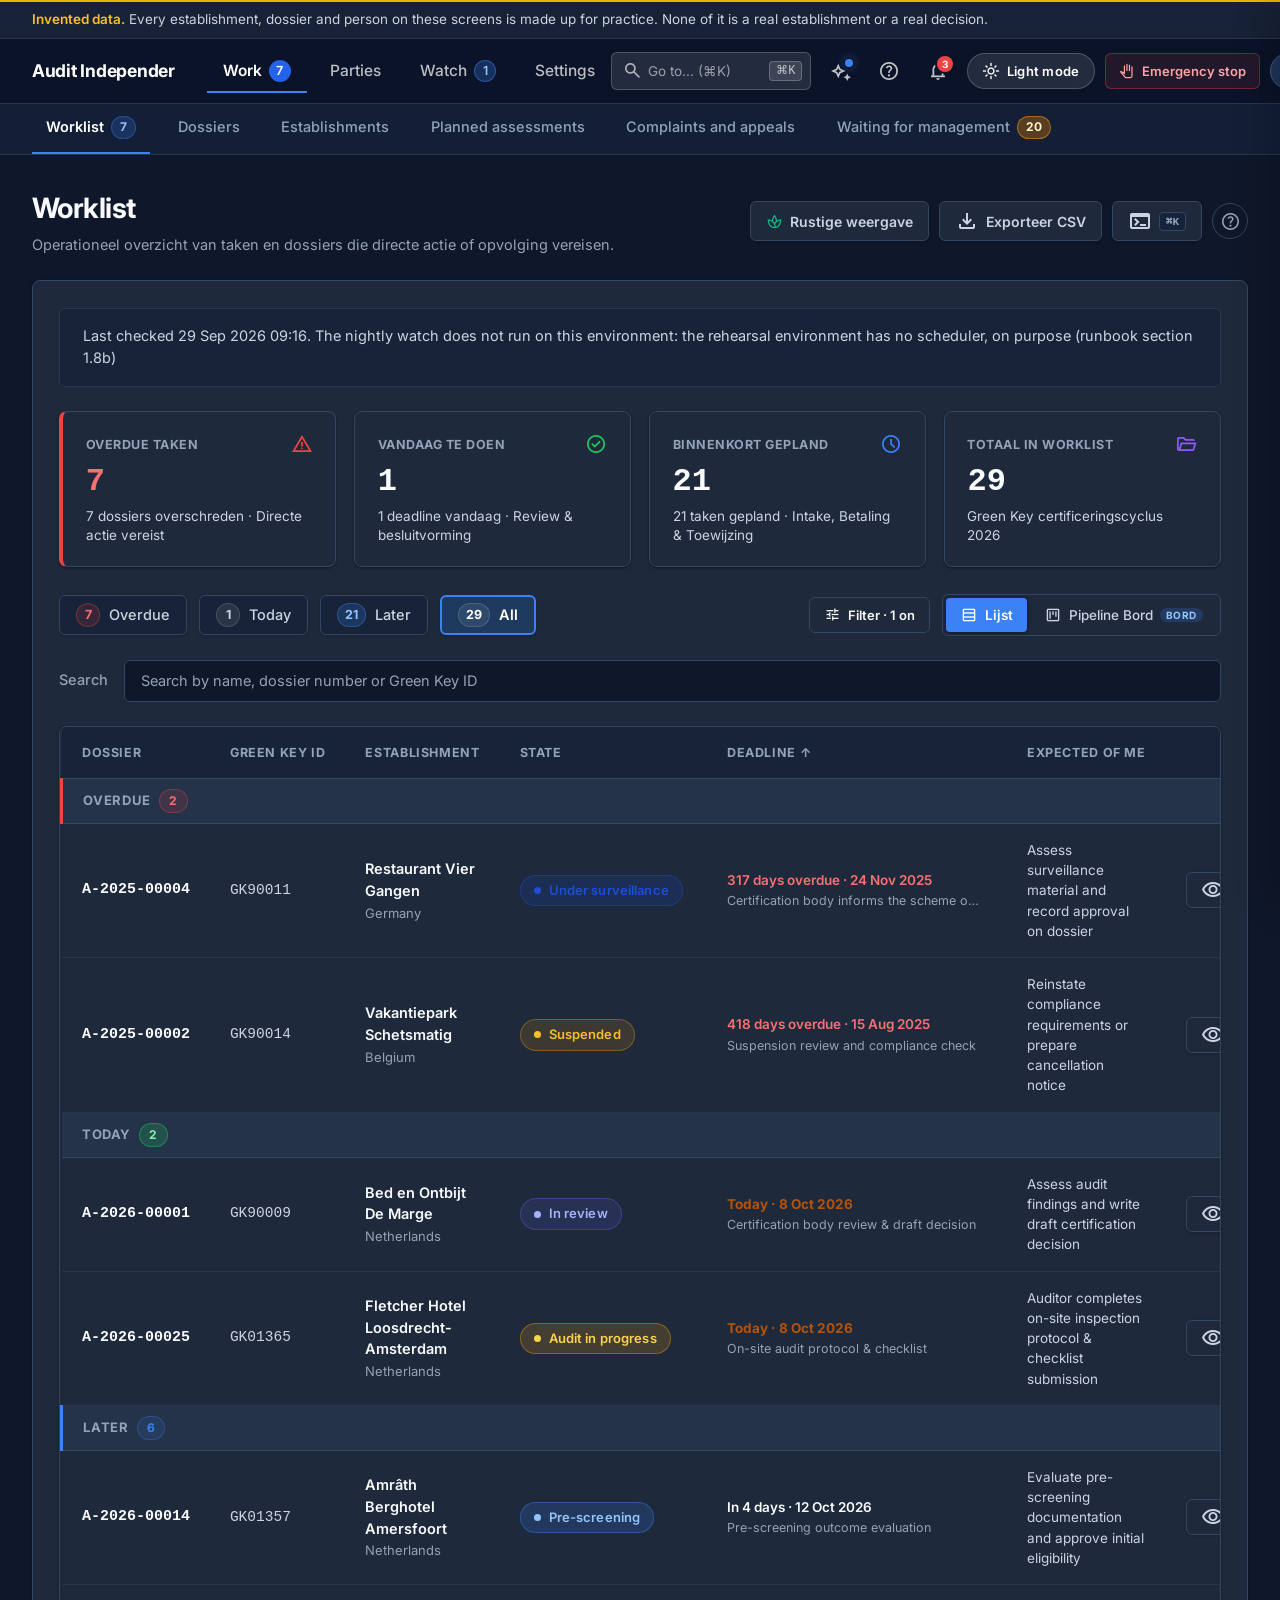
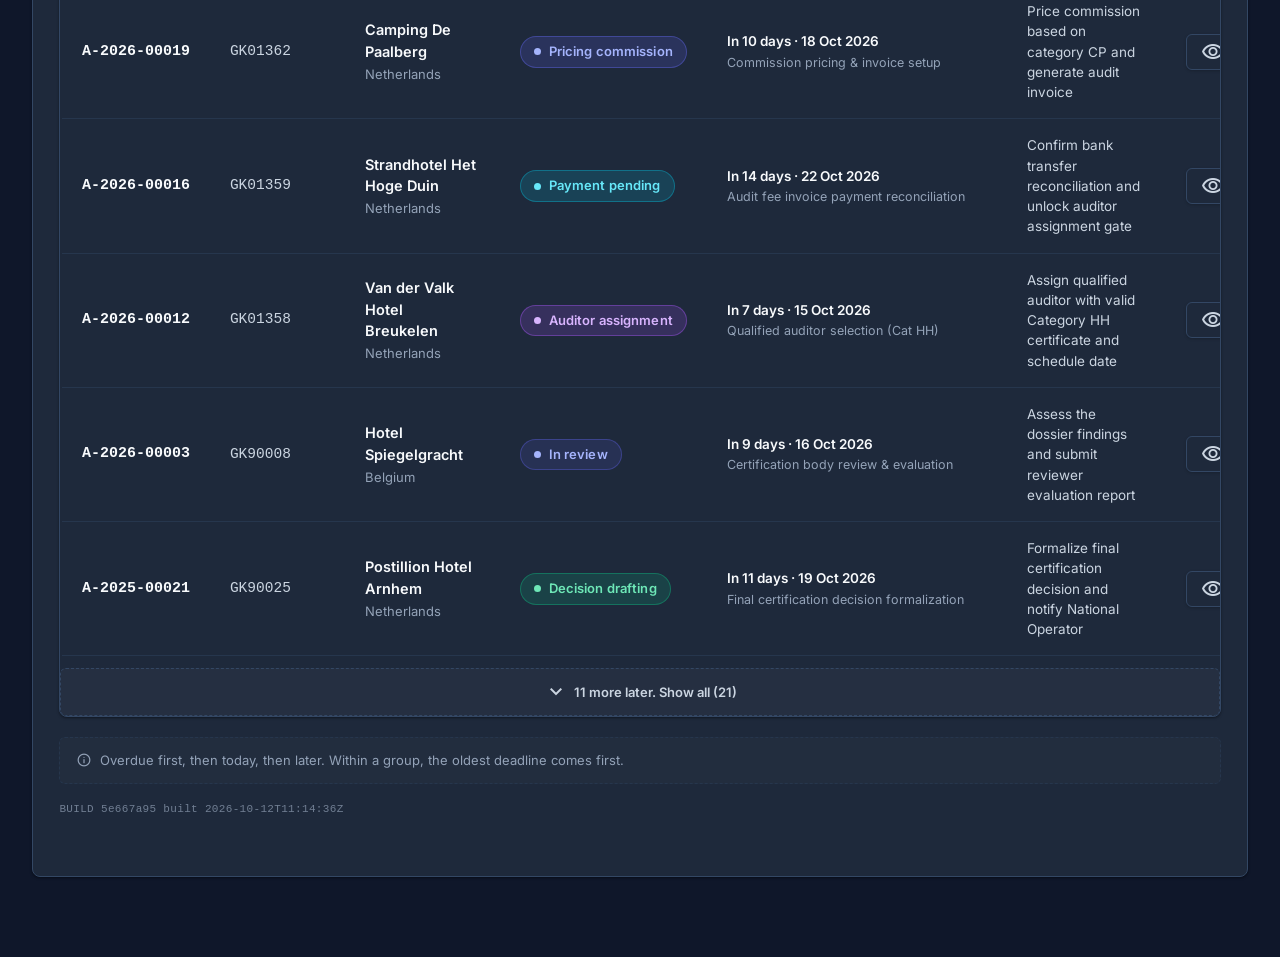
<file: Audit independer test website/index.html>
<!DOCTYPE html>
<html lang="en">

<head>
  <meta charset="utf-8" />
  <meta name="viewport" content="width=device-width, initial-scale=1.0" />
  <title>Audit Independer — Worklist</title>
  <meta name="description" content="Audit Independer certification body dashboard for Green Key accreditation." />
  <link rel="preconnect" href="https://fonts.googleapis.com" />
  <link rel="preconnect" href="https://fonts.gstatic.com" crossorigin />
  <link href="https://fonts.googleapis.com/css2?family=Inter:wght@400;500;600;700&display=swap" rel="stylesheet" />
  <link href="https://fonts.googleapis.com/css2?family=Material+Symbols+Outlined:wght,FILL@100..700,0..1&display=swap"
    rel="stylesheet" />
  <link rel="stylesheet" href="styles.css" />
</head>

<body>
  <!-- ═══════════════════════ REHEARSAL BANNER ═══════════════════════ -->
  <div class="env-banner">
    <strong>Invented data.</strong> Every establishment, dossier and person on these screens is made up for practice.
    None of it is a real establishment or a real decision.
  </div>

  <!-- ═══════════════════════ TOPBAR NAVIGATION ═══════════════════════ -->
  <header class="topbar" id="topbar">
    <div class="topbar-inner">
      <div class="topbar-left">
        <div class="brand" id="brand-home" onclick="showWorklist()" title="Naar Worklist overzicht">
          <span class="brand-name">Audit Independer</span>
        </div>
        <nav class="main-nav" id="main-nav">
          <a href="#" class="nav-link active" id="nav-work" onclick="showWorkView(); event.preventDefault();">
            <span>Work</span>
            <span class="nav-pill" id="nav-work-pill">7</span>
          </a>
          <a href="#" class="nav-link" id="nav-parties" onclick="showPartiesNav(); event.preventDefault();">Parties</a>
          <a href="#" class="nav-link" id="nav-watch" onclick="showWatchNav(); event.preventDefault();">
            <span>Watch</span>
            <span class="nav-pill" id="nav-watch-pill">1</span>
          </a>
          <a href="#" class="nav-link" id="nav-settings"
            onclick="showSettingsNav(); event.preventDefault();">Settings</a>
        </nav>
      </div>

      <div class="topbar-right">
        <div class="search-box" onclick="openCommandPalette()" title="Go to... (⌘K)">
          <span class="material-symbols-outlined search-icon">search</span>
          <input type="text" placeholder="Go to... (⌘K)" class="search-input" id="search-input"
            readonly />
          <kbd class="search-shortcut">⌘K</kbd>
        </div>
        <button class="action-icon-btn whats-new-btn" title="What's new" onclick="openWhatsNewModal()" id="btn-whats-new">
          <span class="material-symbols-outlined">auto_awesome</span>
          <span class="whats-new-dot" title="Nieuwe updates"></span>
        </button>
        <button class="action-icon-btn help-btn" title="Help & Documentatie (?)" onclick="openHelpModal()" id="btn-help-topbar">
          <span class="material-symbols-outlined">help_outline</span>
        </button>
        <div class="notif-wrapper" id="notif-wrapper">
          <button class="action-icon-btn" title="Notificaties" onclick="toggleNotifications()" id="notif-bell-btn">
            <span class="material-symbols-outlined">notifications</span>
            <span class="notif-pill" id="notif-pill-badge">3</span>
          </button>
          <div class="notifications-popover hidden" id="notifications-popover">
            <div class="notif-popover-header">
              <span class="notif-popover-title">Notificaties</span>
              <button class="notif-popover-action" onclick="markAllNotificationsRead()">Alles gelezen</button>
            </div>
            <div class="notif-popover-list" id="notif-popover-list">
              <div class="notif-item urgent" onclick="showDossier('A-2025-00004'); toggleNotifications();">
                <div class="notif-item-icon">
                  <span class="material-symbols-outlined" style="color:var(--status-overdue);">warning</span>
                </div>
                <div class="notif-item-content">
                  <div class="notif-item-title">Surveillance deadline overschreden</div>
                  <div class="notif-item-desc">Dossier <strong>A-2025-00004</strong> (Restaurant Vier Gangen) is 317
                    dagen overdue.</div>
                  <div class="notif-item-time">Vandaag · 09:16</div>
                </div>
              </div>
              <div class="notif-item review" onclick="showDossier('A-2026-00001'); toggleNotifications();">
                <div class="notif-item-icon">
                  <span class="material-symbols-outlined" style="color:#f59e0b;">rate_review</span>
                </div>
                <div class="notif-item-content">
                  <div class="notif-item-title">Auditrapport wacht op 4-ogen review</div>
                  <div class="notif-item-desc">Dossier <strong>A-2026-00001</strong> (Bed en Ontbijt De Marge) rapport
                    ontvangen.</div>
                  <div class="notif-item-time">Gisteren · 16:45</div>
                </div>
              </div>
              <div class="notif-item info" onclick="showEstablishmentDetail('GK01357'); toggleNotifications();">
                <div class="notif-item-icon">
                  <span class="material-symbols-outlined" style="color:#3b82f6;">assignment</span>
                </div>
                <div class="notif-item-content">
                  <div class="notif-item-title">Pre-screening aanvraag gereed</div>
                  <div class="notif-item-desc">Vestiging <strong>GK01357</strong> (Amrâth Berghotel) wacht op toewijzing
                    auditor.</div>
                  <div class="notif-item-time">24 Sep 2026</div>
                </div>
              </div>
            </div>
            <div class="notif-popover-footer">
              <a href="#" onclick="showWatchMessages(); toggleNotifications(); event.preventDefault();">Bekijk alle
                logberichten in Watch →</a>
            </div>
          </div>
        </div>
        <button class="theme-toggle-btn" id="theme-toggle-btn" title="Wissel tussen Light en Dark mode"
          onclick="toggleTheme()" aria-label="Wissel thema">
          <span class="material-symbols-outlined theme-toggle-icon" id="theme-toggle-icon">dark_mode</span>
          <span class="theme-toggle-text" id="theme-toggle-text">Dark mode</span>
        </button>

        <!-- Emergency Stop (Rehearsal style) -->
        <button class="emergency-stop-btn" onclick="openEmergencyStopModal()" title="Emergency stop: blokkeer verzending van notificaties en rapporten">
          <span class="material-symbols-outlined" style="font-size:16px;">pan_tool</span>
          <span>Emergency stop</span>
        </button>


        <!-- User Avatar & Profile Menu (Screenshot 4) -->
        <div class="user-profile-menu-wrap" id="user-profile-menu-wrap">
          <div class="user-avatar" id="topbar-user-avatar" onclick="toggleUserProfileMenu()" title="Profiel & thema instellingen (George)">G</div>
          <div class="user-profile-dropdown hidden" id="user-profile-dropdown">
            <div class="user-profile-header">
              <div class="profile-name">George</div>
              <div class="profile-role-sub">George · Administrator</div>
            </div>
            <div class="profile-theme-quick-switch">
              <button class="theme-icon-quick-btn" id="btn-quick-light" onclick="setThemeMode('light');" title="Light mode"><span class="material-symbols-outlined">light_mode</span></button>
              <button class="theme-icon-quick-btn active" id="btn-quick-dark" onclick="setThemeMode('dark');" title="Dark mode"><span class="material-symbols-outlined">dark_mode</span></button>
              <button class="theme-icon-quick-btn" id="btn-quick-auto" onclick="setThemeMode('auto');" title="Auto / System"><span class="material-symbols-outlined">desktop_windows</span></button>
            </div>
            <div class="profile-menu-items">
              <a href="#" class="profile-menu-item" onclick="showToast('E-mail client', 'Standaard e-mailprogramma gekoppeld.', 'info'); toggleUserProfileMenu(); event.preventDefault();">
                <span class="material-symbols-outlined">mail</span>
                <span>My mail program: Standard mail progr...</span>
              </a>
              <a href="#" class="profile-menu-item" onclick="showSettingsNav(); showSettingsThemes(); toggleUserProfileMenu(); event.preventDefault();">
                <span class="material-symbols-outlined">palette</span>
                <span>My theme</span>
              </a>
              <a href="#" class="profile-menu-item" onclick="makePasswordLinkForSelectedUser(); toggleUserProfileMenu(); event.preventDefault();">
                <span class="material-symbols-outlined">vpn_key</span>
                <span>My password</span>
              </a>
              <a href="#" class="profile-menu-item reset-item" onclick="resetPracticeEnv(); toggleUserProfileMenu(); event.preventDefault();">
                <span class="material-symbols-outlined">refresh</span>
                <span>Reset the practice environment</span>
              </a>
              <div class="profile-divider"></div>
              <a href="#" class="profile-menu-item signout-item" onclick="showToast('Afmelden', 'U bent afgemeld van de oefenomgeving.', 'info'); toggleUserProfileMenu(); event.preventDefault();">
                <span class="material-symbols-outlined">logout</span>
                <span>Sign out</span>
              </a>
            </div>
          </div>
        </div>
      </div>
    </div>
  </header>

  <!-- ═══════════════════════ SUB-NAVIGATION BAR ═══════════════════════ -->
  <div class="sub-nav">
    <!-- Work Subnav -->
    <div class="sub-nav-inner" id="subnav-work">
      <a href="#" class="sub-nav-link active" id="sub-worklist" onclick="showWorklist(); event.preventDefault();">
        <span>Worklist</span>
        <span class="sub-pill">7</span>
      </a>
      <a href="#" class="sub-nav-link" id="sub-dossiers" onclick="showDossiersList(); event.preventDefault();">
        <span>Dossiers</span>
      </a>
      <a href="#" class="sub-nav-link" id="sub-establishments"
        onclick="showEstablishmentsList(); event.preventDefault();">Establishments</a>
      <a href="#" class="sub-nav-link" id="sub-planned"
        onclick="showPlannedAssessmentsList(); event.preventDefault();">Planned assessments</a>
      <a href="#" class="sub-nav-link" id="sub-complaints"
        onclick="showComplaintsList(); event.preventDefault();">Complaints and appeals</a>
      <a href="#" class="sub-nav-link" id="sub-waiting-mgmt"
        onclick="showWaitingManagement(); event.preventDefault();">
        <span>Waiting for management</span>
        <span class="sub-pill warning-pill">20</span>
      </a>
    </div>

    <!-- Parties Subnav -->
    <div class="sub-nav-inner hidden" id="subnav-parties">
      <a href="#" class="sub-nav-link active" id="sub-auditors" onclick="showAuditorsList(); event.preventDefault();">
        <span>Auditors</span>
      </a>
      <a href="#" class="sub-nav-link" id="sub-national-operators" onclick="showNationalOperators(); event.preventDefault();">
        <span>National Operators</span>
      </a>
      <a href="#" class="sub-nav-link" id="sub-relationship-mgmt"
        onclick="showRelationshipMgmt(); event.preventDefault();">
        <span>Relationship management</span>
      </a>
      <a href="#" class="sub-nav-link" id="sub-parties-requests" onclick="showPartiesRequests(); event.preventDefault();">
        <span>Requests</span>
      </a>
      <a href="#" class="sub-nav-link" id="sub-parties-outreach" onclick="showPartiesOutreach(); event.preventDefault();">
        <span>Outreach</span>
      </a>
      <a href="#" class="sub-nav-link" id="sub-parties-mail-texts" onclick="showPartiesMailTexts(); event.preventDefault();">
        <span>Mail texts</span>
      </a>
    </div>

    <!-- Watch Subnav -->
    <div class="sub-nav-inner hidden" id="subnav-watch">
      <a href="#" class="sub-nav-link active" id="sub-watch-daily"
        onclick="showWatchDailySummary(); event.preventDefault();">Daily summary</a>
      <a href="#" class="sub-nav-link" id="sub-watch-office"
        onclick="showWatchOfficeOverview(); event.preventDefault();">Office overview</a>
      <a href="#" class="sub-nav-link" id="sub-watch-deadlines"
        onclick="showWatchDeadlines(); event.preventDefault();">Deadlines</a>
      <a href="#" class="sub-nav-link" id="sub-watch-imports"
        onclick="showWatchImportRuns(); event.preventDefault();">Import runs</a>
      <a href="#" class="sub-nav-link" id="sub-watch-messages"
        onclick="showWatchMessages(); event.preventDefault();">Messages</a>
      <a href="#" class="sub-nav-link" id="sub-watch-bounces"
        onclick="showWatchBounces(); event.preventDefault();">Bounces</a>
      <a href="#" class="sub-nav-link" id="sub-watch-payments"
        onclick="showWatchPayments(); event.preventDefault();">Payments and bookings</a>
      <a href="#" class="sub-nav-link" id="sub-watch-sentback" onclick="showWatchSentBack(); event.preventDefault();">
        <span>Sent-back files</span>
        <span class="sub-pill">1</span>
      </a>
    </div>

    <!-- Settings Subnav -->
    <div class="sub-nav-inner hidden" id="subnav-settings">
      <a href="#" class="sub-nav-link" id="sub-settings-users"
        onclick="showSettingsUsersRoles(); event.preventDefault();">Users and roles</a>
      <a href="#" class="sub-nav-link" id="sub-settings-price-list"
        onclick="showSettingsPriceList(); event.preventDefault();">Price list</a>
      <a href="#" class="sub-nav-link" id="sub-settings-price-rules"
        onclick="showSettingsPriceRules(); event.preventDefault();">Price rules</a>
      <a href="#" class="sub-nav-link" id="sub-settings-tax-rates"
        onclick="showSettingsTaxRates(); event.preventDefault();">Tax rates in Moneybird</a>
      <a href="#" class="sub-nav-link" id="sub-settings-health-safety"
        onclick="showSettingsHealthSafety(); event.preventDefault();">Health and safety: points of attention</a>
      <a href="#" class="sub-nav-link" id="sub-settings-form-languages"
        onclick="showSettingsFormLanguages(); event.preventDefault();">Form languages</a>
      <a href="#" class="sub-nav-link" id="sub-settings-working-days"
        onclick="showSettingsWorkingDays(); event.preventDefault();">Working-day calendar</a>
      <a href="#" class="sub-nav-link" id="sub-settings-assumptions"
        onclick="showSettingsAssumptions(); event.preventDefault();">Assumptions</a>
      <a href="#" class="sub-nav-link" id="sub-settings-themes"
        onclick="showSettingsThemes(); event.preventDefault();">Themes</a>
    </div>
  </div>

  <!-- ═══════════════════════ WORKLIST VIEW ═══════════════════════ -->
  <main class="page-wrapper" id="worklist-view">
    <div class="page-title-row">
      <div class="page-title-area">
        <h1 class="page-title">Worklist</h1>
        <div class="page-subtitle">Operationeel overzicht van taken en dossiers die directe actie of opvolging vereisen.
        </div>
      </div>
      <div class="page-actions-group">
        <button class="tool-btn calm-mode-btn" id="calm-mode-btn" onclick="toggleCalmMode()" title="Wissel tussen Rustige weergave en Uitgebreide dashboard-weergave">
          <span class="material-symbols-outlined" id="calm-mode-icon" style="font-size:17px; color:#10b981;">spa</span>
          <span id="calm-mode-label">Rustige weergave</span>
        </button>
        <button class="tool-btn" onclick="exportWorklistCSV()" title="Download huidige werklijst als CSV bestand">
          <span class="material-symbols-outlined">download</span>
          <span>Exporteer CSV</span>
        </button>
        <button class="tool-btn" onclick="openCommandPalette()" title="Snelmenu (⌘K)">
          <span class="material-symbols-outlined">terminal</span>
          <kbd>⌘K</kbd>
        </button>
        <button class="page-help-btn" onclick="openShortcutsModal()" title="Toetsenbordsneltoetsen (?)">
          <span class="material-symbols-outlined">help_outline</span>
        </button>
      </div>
    </div>

    <div class="worklist-container" id="worklist-container-el">
      <div class="system-notice-box">
        Last checked 29 Sep 2026 09:16. The nightly watch does not run on this environment: the rehearsal environment
        has no scheduler, on purpose (runbook section 1.8b)
      </div>

      <!-- Compact Calm Status Bar (Visible in Calm Mode) -->
      <div class="calm-metrics-strip hidden" id="calm-metrics-strip">
        <div class="calm-metric-pill overdue" onclick="document.querySelector('[data-filter=overdue]').click()" title="Filter op achterstallige dossiers">
          <span class="calm-metric-dot overdue"></span>
          <span class="calm-metric-num">7</span>
          <span>Overdue taken</span>
        </div>
        <div class="calm-metric-pill today" onclick="document.querySelector('[data-filter=today]').click()" title="Filter op taken voor vandaag">
          <span class="calm-metric-dot today"></span>
          <span class="calm-metric-num">1</span>
          <span>Deadlines vandaag</span>
        </div>
        <div class="calm-metric-pill later" onclick="document.querySelector('[data-filter=later]').click()" title="Filter op binnenkort geplande taken">
          <span class="calm-metric-dot later"></span>
          <span class="calm-metric-num">21</span>
          <span>Binnenkort gepland</span>
        </div>
        <div class="calm-metric-pill total" onclick="showDossiersList()" title="Bekijk alle dossiers">
          <span class="calm-metric-dot total"></span>
          <span class="calm-metric-num">29</span>
          <span>Dossiers in cyclus</span>
        </div>
        <div class="calm-mode-badge-indicator">
          <span class="material-symbols-outlined" style="font-size:14px; color:#10b981;">verified</span>
          <span>Focus-modus actief</span>
        </div>
      </div>

      <!-- Executive Metric Highlights (Full Dashboard Mode) -->
      <div class="metrics-summary-strip" id="metrics-summary-strip">
        <div class="metric-summary-card overdue-card" onclick="document.querySelector('[data-filter=overdue]').click()">
          <div class="metric-card-top">
            <span class="metric-card-label">Overdue Taken</span>
            <span class="material-symbols-outlined metric-card-icon" style="color:var(--status-overdue);">warning</span>
          </div>
          <div class="metric-card-val" style="color:var(--status-overdue-text);">7</div>
          <div class="metric-card-desc">7 dossiers overschreden · Directe actie vereist</div>
        </div>

        <div class="metric-summary-card" onclick="document.querySelector('[data-filter=today]').click()">
          <div class="metric-card-top">
            <span class="metric-card-label">Vandaag Te Doen</span>
            <span class="material-symbols-outlined metric-card-icon" style="color:#22c55e;">check_circle</span>
          </div>
          <div class="metric-card-val">1</div>
          <div class="metric-card-desc">1 deadline vandaag · Review & besluitvorming</div>
        </div>

        <div class="metric-summary-card" onclick="document.querySelector('[data-filter=later]').click()">
          <div class="metric-card-top">
            <span class="metric-card-label">Binnenkort Gepland</span>
            <span class="material-symbols-outlined metric-card-icon" style="color:#3b82f6;">schedule</span>
          </div>
          <div class="metric-card-val">21</div>
          <div class="metric-card-desc">21 taken gepland · Intake, Betaling & Toewijzing</div>
        </div>

        <div class="metric-summary-card" onclick="showDossiersList()">
          <div class="metric-card-top">
            <span class="metric-card-label">Totaal in Worklist</span>
            <span class="material-symbols-outlined metric-card-icon" style="color:#8b5cf6;">folder_open</span>
          </div>
          <div class="metric-card-val">29</div>
          <div class="metric-card-desc">Green Key certificeringscyclus 2026</div>
        </div>
      </div>

      <!-- Toolbar Row: Filter Pills + Filter Popover + View Mode Toggle -->
      <div class="worklist-toolbar-row">
        <div class="filter-pills-row" id="worklist-filter-pills">
          <button class="filter-pill-btn" data-filter="overdue">
            <span class="pill-number overdue">7</span> Overdue
          </button>
          <button class="filter-pill-btn" data-filter="today">
            <span class="pill-number today">1</span> Today
          </button>
          <button class="filter-pill-btn" data-filter="later">
            <span class="pill-number later">21</span> Later
          </button>
          <button class="filter-pill-btn active" data-filter="all">
            <span class="pill-number all">29</span> All
          </button>
        </div>

        <div class="worklist-filter-controls">
          <div class="filter-popover-wrapper" id="filter-popover-wrapper">
            <button class="filter-popover-trigger-btn" id="filter-popover-trigger-btn" onclick="toggleWorklistFilterPopover()">
              <span class="material-symbols-outlined" style="font-size:17px;">tune</span>
              <span id="worklist-filter-count-label">Filter · 1 on</span>
            </button>
            <div class="filter-popover-menu hidden" id="worklist-filter-popover">
              <div class="filter-popover-title">Weergave filter</div>
              <label class="filter-popover-option">
                <input type="checkbox" id="check-me" checked onchange="handleWorklistFilterCheckboxChange()" />
                <span>Only what involves me</span>
              </label>
              <label class="filter-popover-option">
                <input type="checkbox" id="check-others" onchange="handleWorklistFilterCheckboxChange()" />
                <span>Also what waits on others</span>
              </label>
              <div class="filter-popover-footer">
                <button class="filter-popover-reset" onclick="resetWorklistFilters()">Reset filters</button>
              </div>
            </div>
          </div>

          <div class="view-mode-toggle" id="worklist-view-mode-toggle" role="tablist" aria-label="Weergave modus">
            <button class="view-mode-btn active" id="btn-view-table" onclick="setWorklistViewMode('table')"
              title="Tabel weergave (V)">
              <span class="material-symbols-outlined" style="font-size:18px;">table_rows</span>
              <span>Lijst</span>
            </button>
            <button class="view-mode-btn" id="btn-view-kanban" onclick="setWorklistViewMode('kanban')"
              title="Pipeline Kanban Bord (V)">
              <span class="material-symbols-outlined" style="font-size:18px;">view_kanban</span>
              <span>Pipeline Bord</span>
              <span class="kanban-badge-new">Bord</span>
            </button>
          </div>
        </div>
      </div>

      <!-- Search Row -->
      <div class="search-controls-row">
        <div class="search-input-group full-width">
          <label for="worklist-search">Search</label>
          <input type="text" class="worklist-search-field" id="worklist-search"
            placeholder="Search by name, dossier number or Green Key ID" />
        </div>
      </div>

      <!-- Table View Container -->
      <div class="table-responsive" id="worklist-table-container">
        <table class="standard-table" id="worklist-table-elem">
          <thead>
            <tr>
              <th>Dossier</th>
              <th>Green Key ID</th>
              <th>Establishment</th>
              <th>State</th>
              <th>Deadline ↑</th>
              <th>Expected of me</th>
              <th></th>
            </tr>
          </thead>
          <tbody>
            <!-- OVERDUE SECTION -->
            <tr class="table-section-row section-overdue-header">
              <td colspan="7">
                <div class="table-section-tag">
                  <span>OVERDUE</span>
                  <span class="table-section-count overdue">2</span>
                </div>
              </td>
            </tr>
            <tr class="clickable-row dossier-item-row" data-dossier-id="A-2025-00004" data-group="overdue"
              onclick="openDossierPeek('A-2025-00004')">
              <td class="col-dossier-id">A-2025-00004</td>
              <td class="col-gkid">GK90011</td>
              <td>
                <div class="est-name">Restaurant Vier Gangen</div>
                <div class="est-country">Germany</div>
              </td>
              <td>
                <span class="status-badge surveillance">Under surveillance</span>
              </td>
              <td>
                <div class="deadline-title overdue">317 days overdue · 24 Nov 2025</div>
                <div class="deadline-sub">Certification body informs the scheme owner</div>
              </td>
              <td class="expected-cell">
                Assess surveillance material and record approval on dossier
              </td>
              <td class="open-btn-cell">
                <button class="open-row-btn" onclick="event.stopPropagation(); showDossier('A-2025-00004', 'worklist')">
                  <span class="material-symbols-outlined">visibility</span> Open
                </button>
              </td>
            </tr>
            <tr class="clickable-row dossier-item-row" data-dossier-id="A-2025-00002" data-group="overdue"
              onclick="openDossierPeek('A-2025-00002')">
              <td class="col-dossier-id">A-2025-00002</td>
              <td class="col-gkid">GK90014</td>
              <td>
                <div class="est-name">Vakantiepark Schetsmatig</div>
                <div class="est-country">Belgium</div>
              </td>
              <td>
                <span class="status-badge suspended">Suspended</span>
              </td>
              <td>
                <div class="deadline-title overdue">418 days overdue · 15 Aug 2025</div>
                <div class="deadline-sub">Suspension review and compliance check</div>
              </td>
              <td class="expected-cell">
                Reinstate compliance requirements or prepare cancellation notice
              </td>
              <td class="open-btn-cell">
                <button class="open-row-btn" onclick="event.stopPropagation(); showDossier('A-2025-00002', 'worklist')">
                  <span class="material-symbols-outlined">visibility</span> Open
                </button>
              </td>
            </tr>

            <!-- TODAY SECTION -->
            <tr class="table-section-row section-today-header">
              <td colspan="7">
                <div class="table-section-tag">
                  <span>TODAY</span>
                  <span class="table-section-count today">2</span>
                </div>
              </td>
            </tr>
            <tr class="clickable-row dossier-item-row" data-dossier-id="A-2026-00001" data-group="today"
              onclick="openDossierPeek('A-2026-00001')">
              <td class="col-dossier-id">A-2026-00001</td>
              <td class="col-gkid">GK90009</td>
              <td>
                <div class="est-name">Bed en Ontbijt De Marge</div>
                <div class="est-country">Netherlands</div>
              </td>
              <td>
                <span class="status-badge review">In review</span>
              </td>
              <td>
                <div class="deadline-title" style="color:#b45309; font-weight:700;">Today · 8 Oct 2026</div>
                <div class="deadline-sub">Certification body review & draft decision</div>
              </td>
              <td class="expected-cell">
                Assess audit findings and write draft certification decision
              </td>
              <td class="open-btn-cell">
                <button class="open-row-btn" onclick="event.stopPropagation(); showDossier('A-2026-00001', 'worklist')">
                  <span class="material-symbols-outlined">visibility</span> Open
                </button>
              </td>
            </tr>
            <tr class="clickable-row dossier-item-row" data-dossier-id="A-2026-00025" data-group="today"
              onclick="openDossierPeek('A-2026-00025')">
              <td class="col-dossier-id">A-2026-00025</td>
              <td class="col-gkid">GK01365</td>
              <td>
                <div class="est-name">Fletcher Hotel Loosdrecht-Amsterdam</div>
                <div class="est-country">Netherlands</div>
              </td>
              <td>
                <span class="status-badge audit">Audit in progress</span>
              </td>
              <td>
                <div class="deadline-title" style="color:#b45309; font-weight:700;">Today · 8 Oct 2026</div>
                <div class="deadline-sub">On-site audit protocol & checklist</div>
              </td>
              <td class="expected-cell">
                Auditor completes on-site inspection protocol & checklist submission
              </td>
              <td class="open-btn-cell">
                <button class="open-row-btn" onclick="event.stopPropagation(); showDossier('A-2026-00025', 'worklist')">
                  <span class="material-symbols-outlined">visibility</span> Open
                </button>
              </td>
            </tr>

            <!-- LATER SECTION -->
            <tr class="table-section-row section-later-header">
              <td colspan="7">
                <div class="table-section-tag">
                  <span>LATER</span>
                  <span class="table-section-count later">6</span>
                </div>
              </td>
            </tr>
            <tr class="clickable-row dossier-item-row" data-dossier-id="A-2026-00014" data-group="later"
              onclick="openDossierPeek('A-2026-00014')">
              <td class="col-dossier-id">A-2026-00014</td>
              <td class="col-gkid">GK01357</td>
              <td>
                <div class="est-name">Amrâth Berghotel Amersfoort</div>
                <div class="est-country">Netherlands</div>
              </td>
              <td>
                <span class="status-badge prescreening">Pre-screening</span>
              </td>
              <td>
                <div class="deadline-title">In 4 days · 12 Oct 2026</div>
                <div class="deadline-sub">Pre-screening outcome evaluation</div>
              </td>
              <td class="expected-cell">
                Evaluate pre-screening documentation and approve initial eligibility
              </td>
              <td class="open-btn-cell">
                <button class="open-row-btn" onclick="event.stopPropagation(); showDossier('A-2026-00014', 'worklist')">
                  <span class="material-symbols-outlined">visibility</span> Open
                </button>
              </td>
            </tr>
            <tr class="clickable-row dossier-item-row" data-dossier-id="A-2026-00019" data-group="later"
              onclick="openDossierPeek('A-2026-00019')">
              <td class="col-dossier-id">A-2026-00019</td>
              <td class="col-gkid">GK01362</td>
              <td>
                <div class="est-name">Camping De Paalberg</div>
                <div class="est-country">Netherlands</div>
              </td>
              <td>
                <span class="status-badge pricing">Pricing commission</span>
              </td>
              <td>
                <div class="deadline-title">In 10 days · 18 Oct 2026</div>
                <div class="deadline-sub">Commission pricing & invoice setup</div>
              </td>
              <td class="expected-cell">
                Price commission based on category CP and generate audit invoice
              </td>
              <td class="open-btn-cell">
                <button class="open-row-btn" onclick="event.stopPropagation(); showDossier('A-2026-00019', 'worklist')">
                  <span class="material-symbols-outlined">visibility</span> Open
                </button>
              </td>
            </tr>
            <tr class="clickable-row dossier-item-row" data-dossier-id="A-2026-00016" data-group="later"
              onclick="openDossierPeek('A-2026-00016')">
              <td class="col-dossier-id">A-2026-00016</td>
              <td class="col-gkid">GK01359</td>
              <td>
                <div class="est-name">Strandhotel Het Hoge Duin</div>
                <div class="est-country">Netherlands</div>
              </td>
              <td>
                <span class="status-badge payment">Payment pending</span>
              </td>
              <td>
                <div class="deadline-title">In 14 days · 22 Oct 2026</div>
                <div class="deadline-sub">Audit fee invoice payment reconciliation</div>
              </td>
              <td class="expected-cell">
                Confirm bank transfer reconciliation and unlock auditor assignment gate
              </td>
              <td class="open-btn-cell">
                <button class="open-row-btn" onclick="event.stopPropagation(); showDossier('A-2026-00016', 'worklist')">
                  <span class="material-symbols-outlined">visibility</span> Open
                </button>
              </td>
            </tr>
            <tr class="clickable-row dossier-item-row" data-dossier-id="A-2026-00012" data-group="later"
              onclick="openDossierPeek('A-2026-00012')">
              <td class="col-dossier-id">A-2026-00012</td>
              <td class="col-gkid">GK01358</td>
              <td>
                <div class="est-name">Van der Valk Hotel Breukelen</div>
                <div class="est-country">Netherlands</div>
              </td>
              <td>
                <span class="status-badge assignment">Auditor assignment</span>
              </td>
              <td>
                <div class="deadline-title">In 7 days · 15 Oct 2026</div>
                <div class="deadline-sub">Qualified auditor selection (Cat HH)</div>
              </td>
              <td class="expected-cell">
                Assign qualified auditor with valid Category HH certificate and schedule date
              </td>
              <td class="open-btn-cell">
                <button class="open-row-btn" onclick="event.stopPropagation(); showDossier('A-2026-00012', 'worklist')">
                  <span class="material-symbols-outlined">visibility</span> Open
                </button>
              </td>
            </tr>
            <tr class="clickable-row dossier-item-row" data-dossier-id="A-2026-00003" data-group="later"
              onclick="openDossierPeek('A-2026-00003')">
              <td class="col-dossier-id">A-2026-00003</td>
              <td class="col-gkid">GK90008</td>
              <td>
                <div class="est-name">Hotel Spiegelgracht</div>
                <div class="est-country">Belgium</div>
              </td>
              <td>
                <span class="status-badge review">In review</span>
              </td>
              <td>
                <div class="deadline-title">In 9 days · 16 Oct 2026</div>
                <div class="deadline-sub">Certification body review & evaluation</div>
              </td>
              <td class="expected-cell">
                Assess the dossier findings and submit reviewer evaluation report
              </td>
              <td class="open-btn-cell">
                <button class="open-row-btn" onclick="event.stopPropagation(); showDossier('A-2026-00003', 'worklist')">
                  <span class="material-symbols-outlined">visibility</span> Open
                </button>
              </td>
            </tr>
            <tr class="clickable-row dossier-item-row" data-dossier-id="A-2025-00021" data-group="later"
              onclick="openDossierPeek('A-2025-00021')">
              <td class="col-dossier-id">A-2025-00021</td>
              <td class="col-gkid">GK90025</td>
              <td>
                <div class="est-name">Postillion Hotel Arnhem</div>
                <div class="est-country">Netherlands</div>
              </td>
              <td>
                <span class="status-badge decision">Decision drafting</span>
              </td>
              <td>
                <div class="deadline-title">In 11 days · 19 Oct 2026</div>
                <div class="deadline-sub">Final certification decision formalization</div>
              </td>
              <td class="expected-cell">
                Formalize final certification decision and notify National Operator
              </td>
              <td class="open-btn-cell">
                <button class="open-row-btn" onclick="event.stopPropagation(); showDossier('A-2025-00021', 'worklist')">
                  <span class="material-symbols-outlined">visibility</span> Open
                </button>
              </td>
            </tr>
          </tbody>
        </table>
        <button class="show-more-later-btn" id="btn-show-more-later" onclick="toggleMoreLaterItems()">
          <span class="material-symbols-outlined">expand_more</span>
          <span>11 more later. Show all (21)</span>
        </button>
      </div>
      <!-- Pipeline Kanban Board Container -->
      <div class="kanban-board-wrapper hidden" id="worklist-kanban-container">
        <!-- Rendered dynamically by renderKanbanBoard() in app.js -->
      </div>
      <div class="worklist-footnote-bar">
        <span class="material-symbols-outlined" style="font-size:16px; color:var(--text-muted);">info</span>
        <span>Overdue first, then today, then later. Within a group, the oldest deadline comes first.</span>
      </div>
      <div class="worklist-build-bar">
        <span class="mono">BUILD 5e667a95 built 2026-10-12T11:14:36Z</span>
      </div>
    </div>
  </main>

  <!-- ═══════════════════════ DOSSIERS LIST VIEW ═══════════════════════ -->
  <main class="page-wrapper hidden" id="dossiers-list-view">
    <div class="page-title-row">
      <div class="page-title-area">
        <h1 class="page-title">Dossiers</h1>
        <div class="page-subtitle">Certificeringsdossiers voor alle aangesloten vestigingen binnen het Green Key schema.
        </div>
      </div>
      <div class="page-actions-group">
        <button class="tool-btn" onclick="exportDossiersCSV()" title="Exporteer alle getoonde dossiers naar CSV">
          <span class="material-symbols-outlined">download</span>
          <span>Exporteer CSV</span>
        </button>
        <button class="page-help-btn" onclick="openShortcutsModal()" title="Toetsenbordsneltoetsen (?)">
          <span class="material-symbols-outlined">help_outline</span>
        </button>
      </div>
    </div>

    <!-- Filter Toggle Pills: Open 24 vs Closed 2 -->
    <div class="filter-pills-row" style="margin-bottom: 1.25rem;">
      <button class="filter-pill-btn active" id="btn-dossiers-open" onclick="toggleDossiersStateTab('open')">
        <span>Open</span>
        <span class="pill-number later" id="open-count-badge" style="margin-left: 4px;">24</span>
      </button>
      <button class="filter-pill-btn" id="btn-dossiers-closed" onclick="toggleDossiersStateTab('closed')">
        <span>Closed</span>
        <span class="pill-number all" id="closed-count-badge" style="margin-left: 4px;">2</span>
      </button>
    </div>

    <!-- Filters Box -->
    <div class="filters-box">
      <div class="filters-header-row">
        <span class="filters-title">Filters</span>
        <button class="filters-reset-link" onclick="resetDossierFilters()">Reset</button>
      </div>

      <div class="filters-grid">
        <div class="filter-field-group">
          <label class="filter-field-label">State</label>
          <select class="filter-select-input" id="dossier-filter-state" onchange="applyDossiersFilters()">
            <option value="all">All</option>
            <option value="Under surveillance">Under surveillance</option>
            <option value="In review">In review</option>
            <option value="Suspended">Suspended</option>
            <option value="Certified">Certified</option>
            <option value="Refused">Refused</option>
          </select>
        </div>
        <div class="filter-field-group">
          <label class="filter-field-label">Waiting on</label>
          <select class="filter-select-input" id="dossier-filter-waiting" onchange="applyDossiersFilters()">
            <option value="all">All</option>
            <option value="Us · Coordinator">Us · Coordinator</option>
            <option value="Us · Reviewer">Us · Reviewer</option>
            <option value="Us · Decider">Us · Decider</option>
            <option value="Establishment">Establishment</option>
            <option value="National Operator">National Operator</option>
          </select>
        </div>
        <div class="filter-field-group">
          <label class="filter-field-label">Deadline</label>
          <select class="filter-select-input" id="dossier-filter-deadline" onchange="applyDossiersFilters()">
            <option value="all">All</option>
            <option value="overdue">Overdue</option>
            <option value="tomorrow">Tomorrow</option>
            <option value="later">Later</option>
          </select>
        </div>
        <div class="filter-field-group">
          <label class="filter-field-label">Type</label>
          <select class="filter-select-input" id="dossier-filter-type" onchange="applyDossiersFilters()">
            <option value="all">All</option>
            <option value="First certification">First certification</option>
            <option value="Recertification">Recertification</option>
          </select>
        </div>
        <div class="filter-field-group">
          <label class="filter-field-label">Country</label>
          <select class="filter-select-input" id="dossier-filter-country" onchange="applyDossiersFilters()"
            style="border-color: #3b82f6;">
            <option value="all">All</option>
            <option value="Belgium">Belgium</option>
            <option value="Germany">Germany</option>
            <option value="Netherlands">Netherlands</option>
          </select>
        </div>
      </div>

      <div class="dossiers-search-row">
        <div class="dossiers-search-box">
          <span class="material-symbols-outlined dossiers-search-icon">search</span>
          <input type="text" class="dossiers-search-input" id="dossiers-search-input"
            placeholder="Search by name, dossier number or Green Key ID" oninput="applyDossiersFilters()" />
        </div>
      </div>
    </div>

    <!-- Dossiers Table Container -->
    <div class="worklist-container" style="padding: 0; overflow: hidden;">
      <div class="table-responsive">
        <table class="standard-table" id="dossiers-main-table">
          <thead>
            <tr>
              <th>Dossier</th>
              <th>Green Key ID</th>
              <th>Establishment</th>
              <th>Type</th>
              <th>State</th>
              <th>Waiting on</th>
              <th>Deadline</th>
              <th></th>
            </tr>
          </thead>
          <tbody id="dossiers-table-body">
            <!-- Populated via JavaScript for complete interactivity and filtering -->
          </tbody>
        </table>
      </div>
    </div>
  </main>

  <!-- ═══════════════════════ ESTABLISHMENTS LIST VIEW ═══════════════════════ -->
  <main class="page-wrapper hidden" id="establishments-list-view">
    <div class="page-title-row">
      <h1 class="page-title">Establishments</h1>
      <button class="page-help-btn" title="Help">
        <span class="material-symbols-outlined">help_outline</span>
      </button>
    </div>

    <div class="worklist-container" style="padding: 0; overflow: hidden;">
      <!-- Table top action bar with search, filter icon, columns icon -->
      <div
        style="display: flex; align-items: center; justify-content: flex-end; padding: 0.85rem 1.25rem; border-bottom: 1px solid var(--border-subtle); gap: 0.75rem;">
        <div class="dossiers-search-box">
          <span class="material-symbols-outlined dossiers-search-icon">search</span>
          <input type="text" class="dossiers-search-input" id="est-search-input" placeholder="Search"
            oninput="applyEstablishmentsSearch()" style="width: 220px;" />
        </div>
        <button class="icon-toggle-btn" title="Filter results">
          <span class="material-symbols-outlined" style="font-size: 17px;">tune</span>
          <span class="badge-sup">0</span>
        </button>
        <button class="icon-toggle-btn" title="Toggle columns">
          <span class="material-symbols-outlined" style="font-size: 17px;">view_column</span>
        </button>
      </div>

      <div class="table-responsive">
        <table class="standard-table" id="establishments-table">
          <thead>
            <tr>
              <th>Reference</th>
              <th>Name</th>
              <th>Country</th>
              <th>National Operator</th>
              <th>Categories</th>
              <th>Expiry <span class="material-symbols-outlined"
                  style="font-size: 14px; vertical-align: middle;">arrow_downward</span></th>
              <th></th>
            </tr>
          </thead>
          <tbody id="establishments-table-body">
            <!-- Populated via JavaScript with all establishments from screenshots -->
          </tbody>
        </table>
      </div>

      <!-- Pagination bar matching screenshot -->
      <div class="pagination-bar">
        <div>Showing 1 to 10 of 10,343 results</div>
        <div style="display: flex; align-items: center; gap: 1.5rem;">
          <div style="display: flex; align-items: center; gap: 6px;">
            <span>Per page</span>
            <span style="display: inline-flex; gap: 4px;">
              <button class="page-num-btn">5</button>
              <button class="page-num-btn active">10</button>
              <button class="page-num-btn">25</button>
              <button class="page-num-btn">50</button>
            </span>
          </div>
          <div class="pagination-pages">
            <button class="page-num-btn active">1</button>
            <button class="page-num-btn">2</button>
            <button class="page-num-btn">3</button>
            <button class="page-num-btn">4</button>
            <span>...</span>
            <button class="page-num-btn">1,034</button>
            <button class="page-num-btn">1,035</button>
          </div>
        </div>
      </div>
    </div>
  </main>

  <!-- ═══════════════════════ ESTABLISHMENT DETAIL VIEW ═══════════════════════ -->
  <main class="page-wrapper hidden" id="establishment-detail-view">
    <!-- Back to Establishments button -->
    <div class="dossier-back-row">
      <button class="back-to-worklist-btn" onclick="navigateBackFromEstablishment()">
        <span class="material-symbols-outlined">arrow_back</span>
        <span>Back</span>
      </button>
    </div>

    <div class="page-title-row" style="margin-bottom: 0.5rem;">
      <h1 class="page-title" id="est-detail-name">Amrâth Berghotel Amersfoort</h1>
      <button class="page-help-btn" title="Help">
        <span class="material-symbols-outlined">help_outline</span>
      </button>
    </div>

    <!-- Metadata line with tags -->
    <div class="est-meta-line" id="est-detail-meta">
      <span>Green Key ID <strong id="est-detail-gkid" class="mono"
          style="color: var(--text-primary);">GK01357</strong></span>
      <span>·</span>
      <span id="est-detail-country">Netherlands</span>
      <span>·</span>
      <span id="est-detail-category-type">Hotels and hostels</span>
      <span>·</span>
      <span id="est-detail-no">KMVK (Netherlands)</span>
      <span class="est-badge-opened" id="est-detail-status-badge">Dossier opened</span>
    </div>

    <!-- Tabs bar -->
    <div class="est-tabs-bar">
      <button class="est-tab-btn active" id="tab-est-btn-overview" onclick="switchEstTab('overview')">Overview</button>
      <button class="est-tab-btn" id="tab-est-btn-dossiers" onclick="switchEstTab('dossiers')">
        <span>Dossiers</span>
        <span class="tab-badge" id="est-tab-dossiers-count">1</span>
      </button>
      <button class="est-tab-btn" id="tab-est-btn-details" onclick="switchEstTab('details')">Details</button>
      <button class="est-tab-btn" id="tab-est-btn-history" onclick="switchEstTab('history')">
        <span>History</span>
        <span class="tab-badge">3</span>
      </button>
    </div>

    <!-- TAB 1: OVERVIEW -->
    <div id="est-pane-overview">
      <div class="stepper-card" style="margin-bottom: 1.25rem;">
        <div style="font-size: 13px; color: var(--text-secondary); margin-bottom: 1rem;">
          A dossier is open, at «Pre-screening». 1 thing is still missing before this dossier can be decided, and 1
          before an audit can be invoiced.
        </div>

        <div class="stepper-row">
          <div class="step-node current">
            <div class="step-circle">1</div>
            <div class="step-name">Application</div>
            <div class="step-state">now</div>
          </div>
          <div class="step-line"></div>
          <div class="step-node">
            <div class="step-circle">2</div>
            <div class="step-name">Auditor</div>
            <div class="step-state">pending</div>
          </div>
          <div class="step-line"></div>
          <div class="step-node">
            <div class="step-circle">3</div>
            <div class="step-name">Assessment</div>
            <div class="step-state">pending</div>
          </div>
          <div class="step-line"></div>
          <div class="step-node">
            <div class="step-circle">4</div>
            <div class="step-name">Audit</div>
            <div class="step-state">pending</div>
          </div>
          <div class="step-line"></div>
          <div class="step-node">
            <div class="step-circle">5</div>
            <div class="step-name">Review</div>
            <div class="step-state">pending</div>
          </div>
          <div class="step-line"></div>
          <div class="step-node">
            <div class="step-circle">6</div>
            <div class="step-name">Decision</div>
            <div class="step-state">pending</div>
          </div>
          <div class="step-line"></div>
          <div class="step-node">
            <div class="step-circle">7</div>
            <div class="step-name">Inform NO</div>
            <div class="step-state">pending</div>
          </div>
          <div class="step-line"></div>
          <div class="step-node">
            <div class="step-circle">8</div>
            <div class="step-name">Certificate</div>
            <div class="step-state">pending</div>
          </div>
        </div>

        <div class="stepper-callout" style="margin-top: 1rem;">
          <div class="stepper-callout-title">Now: the Coordinator</div>
          <div class="stepper-callout-text">
            Writes down the outcome of the pre-screening the National Operator sent.
            <a href="#" onclick="openDossierFromEst(); event.preventDefault();"
              style="color: #60a5fa; text-decoration: underline; margin-left: 4px;">Open the dossier</a>
          </div>
        </div>

        <div style="margin-top: 1rem;">
          <button class="steel-button" id="btn-open-dossier-main" onclick="openDossierFromEst()">Open dossier
            A-2026-00014</button>
        </div>
      </div>

      <!-- Two column grid -->
      <div class="est-two-column-grid">
        <!-- Left: Still missing -->
        <div class="dossier-card">
          <div class="card-header-bar" style="cursor: default;">
            <div class="card-header-title-group">
              <span class="card-header-title">Still missing</span>
            </div>
            <span style="font-size: 12px; color: var(--text-muted);">2 of 3 items</span>
          </div>
          <div class="card-body-content">
            <p class="body-paragraph" style="margin-bottom: 1rem;">2 of 3 items. Each one says what it holds up.</p>

            <div class="dossier-subheading">NEEDED BEFORE A DECISION</div>
            <div class="missing-item-card">
              <div class="missing-item-main">
                <span class="material-symbols-outlined missing-item-icon">warning</span>
                <div>
                  <div class="missing-item-title">The gate of the decision</div>
                  <div class="missing-item-desc">The open dossier has no assessment yet, so the gate cannot judge yet.
                  </div>
                </div>
              </div>
              <button class="missing-item-btn" onclick="openDossierFromEst()">Open the dossier</button>
            </div>

            <div class="dossier-subheading" style="margin-top: 1.25rem;">NEEDED BEFORE INVOICING</div>
            <div class="missing-item-card">
              <div class="missing-item-main">
                <span class="material-symbols-outlined missing-item-icon">warning</span>
                <div>
                  <div class="missing-item-title">VAT number</div>
                  <div class="missing-item-desc">Not on file: invoices carry 21% VAT, and the number is asked. Assumed
                    until the board decides.</div>
                </div>
              </div>
              <button class="missing-item-btn" onclick="switchEstTab('details')">See the details</button>
            </div>

            <div
              style="margin-top: 1.25rem; padding-top: 0.75rem; border-top: 1px solid var(--border-subtle); font-size: 12.5px; color: var(--text-muted); display: flex; align-items: center; gap: 6px;">
              <span class="material-symbols-outlined" style="font-size: 16px;">arrow_right</span>
              <span>Already in: <strong>1</strong></span>
            </div>

            <div class="body-note" style="margin-top: 1rem;">
              Last read: FEE export «September25_2026.xlsx», the version of 2 October 2026 (14 columns, tab «Green Key
              (FEE)»), read in on 2 Oct 2026
            </div>
          </div>
        </div>

        <!-- Right: Certificate and Dossiers -->
        <div>
          <!-- Certificate card -->
          <div class="dossier-card" style="margin-bottom: 1.25rem;">
            <div class="card-header-bar" style="cursor: default;">
              <span class="card-header-title">Certificate</span>
            </div>
            <div class="card-body-content">
              <p class="body-note" style="margin-bottom: 0.75rem;">As delivered by Green Key. We did not decide on it.
              </p>
              <table class="info-subtable">
                <tbody>
                  <tr>
                    <td>Expires</td>
                    <td id="est-cert-expires" style="color: var(--text-primary); font-weight: 600;">29 Apr 2027</td>
                  </tr>
                  <tr>
                    <td>Decision date</td>
                    <td>Not delivered</td>
                  </tr>
                  <tr>
                    <td>Previous procedure</td>
                    <td>No</td>
                  </tr>
                </tbody>
              </table>
            </div>
          </div>

          <!-- Dossiers card -->
          <div class="dossier-card">
            <div class="card-header-bar" style="cursor: default;">
              <span class="card-header-title">Dossiers</span>
            </div>
            <div class="card-body-content" style="padding: 0;">
              <table class="standard-table">
                <thead>
                  <tr>
                    <th>Dossier</th>
                    <th>Type</th>
                    <th>State</th>
                    <th>Opened</th>
                  </tr>
                </thead>
                <tbody id="est-overview-dossiers-body">
                  <tr class="clickable-row" onclick="openDossierFromEst()">
                    <td class="col-dossier-id" id="est-overview-dossier-num">A-2026-00014</td>
                    <td style="color: var(--text-secondary);">First certification</td>
                    <td><span class="status-badge review" style="font-size: 11px;">Pre-screening</span></td>
                    <td style="color: var(--text-muted); font-size: 12px;">24 Sep 2026</td>
                  </tr>
                </tbody>
              </table>
            </div>
          </div>
        </div>
      </div>
    </div>

    <!-- TAB 2: DOSSIERS TAB -->
    <div id="est-pane-dossiers" class="hidden">
      <div class="worklist-container" style="padding: 0;">
        <table class="standard-table">
          <thead>
            <tr>
              <th>Dossier</th>
              <th>Type</th>
              <th>State</th>
              <th>Opened</th>
              <th></th>
            </tr>
          </thead>
          <tbody id="est-dossiers-tab-body">
            <tr class="clickable-row" onclick="openDossierFromEst()">
              <td class="col-dossier-id" id="est-dossiers-tab-num">A-2026-00014</td>
              <td style="color: var(--text-secondary);">First certification</td>
              <td><span class="status-badge review">Pre-screening</span></td>
              <td style="color: var(--text-muted);">24 Sep 2026</td>
              <td class="open-btn-cell">
                <button class="open-row-btn" onclick="openDossierFromEst()">
                  <span class="material-symbols-outlined">visibility</span> Open
                </button>
              </td>
            </tr>
          </tbody>
        </table>
      </div>
    </div>

    <!-- TAB 3: DETAILS TAB -->
    <div id="est-pane-details" class="hidden">
      <div class="worklist-container" style="padding: 0;">
        <table class="standard-table" id="est-details-table">
          <thead>
            <tr>
              <th style="width: 25%;">Field</th>
              <th style="width: 30%;">Value</th>
              <th style="width: 30%;">Source</th>
              <th style="width: 15%;">Since</th>
            </tr>
          </thead>
          <tbody id="est-details-table-body">
            <!-- Dynamically populated from metadata database -->
          </tbody>
        </table>
      </div>
    </div>

    <!-- TAB 4: HISTORY TAB -->
    <div id="est-pane-history" class="hidden">
      <div class="worklist-container" style="padding: 0;">
        <table class="standard-table">
          <thead>
            <tr>
              <th>Date</th>
              <th>Action</th>
              <th>Source</th>
              <th>By</th>
            </tr>
          </thead>
          <tbody>
            <tr>
              <td class="mono">24 Sep 2026 09:15</td>
              <td>Dossier A-2026-00014 created and set to Pre-screening</td>
              <td>System</td>
              <td>Officer</td>
            </tr>
            <tr>
              <td class="mono">15 Sep 2026 14:22</td>
              <td>Establishment imported from Green Key planning export</td>
              <td>Planning export</td>
              <td>Scheduler</td>
            </tr>
            <tr>
              <td class="mono">15 Sep 2026 14:20</td>
              <td>Coordinates and address verified</td>
              <td>Registry</td>
              <td>System</td>
            </tr>
          </tbody>
        </table>
      </div>
    </div>
  </main>

  <!-- ═══════════════════════ PLANNED ASSESSMENTS LIST VIEW ═══════════════════════ -->
  <main class="page-wrapper hidden" id="planned-assessments-list-view">
    <div class="page-title-row">
      <h1 class="page-title">Planned assessments</h1>
      <button class="page-help-btn" title="Help">
        <span class="material-symbols-outlined">help_outline</span>
      </button>
    </div>

    <div class="worklist-container" style="padding: 0; overflow: hidden;">
      <div
        style="display: flex; align-items: center; justify-content: flex-end; padding: 0.85rem 1.25rem; border-bottom: 1px solid var(--border-subtle); gap: 0.75rem;">
        <div class="dossiers-search-box">
          <span class="material-symbols-outlined dossiers-search-icon">search</span>
          <input type="text" class="dossiers-search-input" placeholder="Search" style="width: 200px;" />
        </div>
        <button class="icon-toggle-btn" title="Toggle columns">
          <span class="material-symbols-outlined" style="font-size: 17px;">view_column</span>
        </button>
      </div>

      <div class="table-responsive">
        <table class="standard-table">
          <thead>
            <tr>
              <th>Establishment</th>
              <th>National Operator</th>
              <th>Kind of assessment</th>
              <th>Window opens <span class="material-symbols-outlined"
                  style="font-size: 14px; vertical-align: middle;">arrow_downward</span></th>
              <th>Window closes</th>
              <th>Where it stands</th>
              <th>Time left in the window</th>
              <th></th>
            </tr>
          </thead>
          <tbody>
            <tr class="clickable-row" onclick="showPlannedAssessmentDetail('GK01357')">
              <td>
                <div class="est-name">Amrâth Berghotel Amersfoort</div>
                <div class="est-country mono">GK01357</div>
              </td>
              <td style="color: var(--text-secondary);">KMVK (Netherlands)</td>
              <td style="color: var(--text-secondary);">Surveillance</td>
              <td style="color: var(--text-primary); font-weight: 500;">1 Oct 2027</td>
              <td style="color: var(--text-secondary);">31 Oct 2027</td>
              <td style="color: var(--text-secondary);">Announced — the round is not open yet</td>
              <td>
                <span class="badge-no-warning">No warning</span>
              </td>
              <td class="open-btn-cell">
                <button class="open-row-btn" onclick="event.stopPropagation(); showPlannedAssessmentDetail('GK01357')">
                  <span class="material-symbols-outlined">visibility</span> Open
                </button>
              </td>
            </tr>
          </tbody>
        </table>
      </div>

      <div class="pagination-bar">
        <div>Showing 1 result</div>
        <div style="display: flex; align-items: center; gap: 8px;">
          <span>Per page</span>
          <select class="filter-select-input" style="height: 26px; padding: 0 6px;">
            <option>10</option>
            <option>25</option>
            <option>50</option>
          </select>
        </div>
      </div>
    </div>
  </main>

  <!-- ═══════════════════════ PLANNED ASSESSMENT DETAIL VIEW ═══════════════════════ -->
  <main class="page-wrapper hidden" id="planned-assessment-detail-view">
    <div class="dossier-back-row">
      <button class="back-to-worklist-btn" onclick="showPlannedAssessmentsList()">
        <span class="material-symbols-outlined">arrow_back</span>
        <span>Back to Planned assessments</span>
      </button>
    </div>

    <div class="page-title-row" style="margin-bottom: 1.25rem;">
      <h1 class="page-title">Surveillance — Amrâth Berghotel Amersfoort</h1>
      <button class="page-help-btn" title="Help">
        <span class="material-symbols-outlined">help_outline</span>
      </button>
    </div>

    <!-- WHAT IS PLANNED METADATA -->
    <div class="dossier-meta-card">
      <div class="dossier-subheading" style="margin-bottom: 0.75rem;">WHAT IS PLANNED</div>
      <div class="dossier-meta-grid" style="grid-template-columns: repeat(6, 1fr); padding-top: 0; border-top: none;">
        <div class="meta-col">
          <div class="meta-col-label">Establishment</div>
          <div class="meta-col-val">
            <a href="#" onclick="showEstablishmentDetail('GK01357'); event.preventDefault();"
              style="color: #60a5fa; text-decoration: underline; font-weight: 600;">Amrâth Berghotel Amersfoort</a>
            <div class="mono" style="font-size: 11.5px; color: var(--text-muted);">GK01357</div>
          </div>
        </div>
        <div class="meta-col">
          <div class="meta-col-label">Kind of assessment</div>
          <div class="meta-col-val">Surveillance</div>
        </div>
        <div class="meta-col">
          <div class="meta-col-label">Window opens</div>
          <div class="meta-col-val">1 Oct 2027</div>
        </div>
        <div class="meta-col">
          <div class="meta-col-label">Window closes</div>
          <div class="meta-col-val">31 Oct 2027</div>
        </div>
        <div class="meta-col">
          <div class="meta-col-label">Window, as delivered</div>
          <div class="meta-col-val">October 2027</div>
        </div>
        <div class="meta-col">
          <div class="meta-col-label">National Operator</div>
          <div class="meta-col-val">KMVK (Netherlands)</div>
        </div>
      </div>
      <div
        style="margin-top: 1rem; padding-top: 0.75rem; border-top: 1px solid var(--border-subtle); font-size: 12px; color: var(--text-muted);">
        Source: <strong style="color: var(--text-primary);">Entered by hand</strong> · Recorded on 24 Sep 2026
      </div>
    </div>

    <!-- WHAT HAPPENS NOW -->
    <div class="dossier-card">
      <div class="card-header-bar" style="cursor: default;">
        <span class="card-header-title">WHAT HAPPENS NOW</span>
      </div>
      <div class="card-body-content">
        <p class="body-paragraph" style="margin-bottom: 1rem;">Next: open the round on the screen of the establishment.
        </p>
        <button class="steel-button" onclick="showEstablishmentDetail('GK01357')">To the establishment</button>
      </div>
    </div>

    <!-- WHERE IT STANDS -->
    <div class="dossier-card">
      <div class="card-header-bar" style="cursor: default;">
        <span class="card-header-title">WHERE IT STANDS</span>
      </div>
      <div class="card-body-content">
        <div style="font-size: 14.5px; font-weight: 700; color: var(--text-primary); margin-bottom: 3px;">Announced —
          the round is not open yet</div>
        <div class="body-paragraph">No round of this kind has been opened on this establishment</div>

        <div class="dossier-subheading" style="margin-top: 1.25rem;">TIME LEFT IN THE WINDOW</div>
        <div style="margin-bottom: 4px;">
          <span class="badge-no-warning">No warning</span>
        </div>
        <div style="font-size: 12.5px; color: var(--text-muted);">The window opens on 1 Oct 2027.</div>
      </div>
    </div>
  </main>

  <!-- ═══════════════════════ COMPLAINTS AND APPEALS VIEW ═══════════════════════ -->
  <main class="page-wrapper hidden" id="complaints-list-view">
    <div class="page-title-row">
      <h1 class="page-title">Complaints and appeals</h1>
      <button class="page-help-btn" title="Help">
        <span class="material-symbols-outlined">help_outline</span>
      </button>
    </div>
    <p style="font-size: 13px; color: var(--text-secondary); margin-bottom: 1.25rem;">
      A complaint has no screen of its own: its steps are the buttons in its row.
    </p>

    <div class="worklist-container" style="padding: 0; overflow: hidden;">
      <div
        style="display: flex; align-items: center; justify-content: flex-end; padding: 0.85rem 1.25rem; border-bottom: 1px solid var(--border-subtle);">
        <div class="dossiers-search-box">
          <span class="material-symbols-outlined dossiers-search-icon">search</span>
          <input type="text" class="dossiers-search-input" placeholder="Search" style="width: 200px;" />
        </div>
      </div>

      <div class="table-responsive">
        <table class="standard-table">
          <thead>
            <tr>
              <th>No.</th>
              <th>Reference</th>
              <th>Kind</th>
              <th>Complainant</th>
              <th>State</th>
              <th>Outcome</th>
            </tr>
          </thead>
          <tbody>
            <tr class="clickable-row" onclick="showDossier('A-2026-00003', 'dossiers')">
              <td style="font-weight: 600; color: var(--text-primary);">1</td>
              <td class="col-dossier-id mono">GK90008</td>
              <td><span class="cat-pill">Complaint</span></td>
              <td style="color: var(--text-secondary);">Anonymous</td>
              <td><span class="status-badge surveillance">Under investigation</span></td>
              <td style="color: var(--text-secondary);">Not decided</td>
            </tr>
          </tbody>
        </table>
      </div>

      <div class="pagination-bar">
        <div>Showing 1 result</div>
        <div style="display: flex; align-items: center; gap: 8px;">
          <span>Per page</span>
          <select class="filter-select-input" style="height: 26px; padding: 0 6px;">
            <option>10</option>
            <option>25</option>
            <option>50</option>
          </select>
        </div>
      </div>
    </div>
  </main>

  <!-- ═══════════════════════ AUDITORS LIST VIEW ═══════════════════════ -->
  <main class="page-wrapper hidden" id="auditors-list-view">
    <div class="page-title-row">
      <div class="title-with-help">
        <h1 class="page-title">Auditors</h1>
        <button class="page-help-btn" title="Help">
          <span class="material-symbols-outlined">help_outline</span>
        </button>
      </div>

      <!-- Right search and toolbar -->
      <div class="auditors-toolbar">
        <div class="auditor-search-box">
          <span class="material-symbols-outlined auditor-search-icon">search</span>
          <input type="text" class="auditor-search-input" id="auditors-search-input" placeholder="Search"
            oninput="filterAuditorsTable()" />
        </div>
        <button class="filter-badge-btn" title="Filters">
          <span class="material-symbols-outlined" style="font-size: 16px;">filter_alt</span>
          <span class="filter-count-badge">0</span>
        </button>
        <button class="action-icon-btn" title="Toggle columns">
          <span class="material-symbols-outlined" style="font-size: 18px;">view_column</span>
        </button>
      </div>
    </div>

    <div class="worklist-container" style="padding: 0; overflow: hidden; margin-top: 1rem;">
      <div class="table-responsive">
        <table class="standard-table">
          <thead>
            <tr>
              <th>Name</th>
              <th>Country</th>
              <th>Work area</th>
              <th>State</th>
              <th>Contract</th>
              <th>Last evaluated</th>
              <th>Legal hold</th>
              <th>Chains barred</th>
              <th style="text-align: right; width: 80px;"></th>
            </tr>
          </thead>
          <tbody id="auditors-table-body">
            <!-- Dynamically populated via app.js -->
          </tbody>
        </table>
      </div>

      <div class="pagination-bar">
        <div id="auditors-count-text">Showing 9 of 48 results</div>
        <div style="display: flex; align-items: center; gap: 8px;">
          <span>Per page</span>
          <select class="filter-select-input" style="height: 26px; padding: 0 6px;">
            <option>10</option>
            <option>25</option>
            <option>50</option>
          </select>
        </div>
      </div>
    </div>
  </main>

  <!-- ═══════════════════════ AUDITOR DETAIL VIEW ═══════════════════════ -->
  <main class="page-wrapper hidden" id="auditor-detail-view">
    <!-- Breadcrumb / Back button -->
    <div style="margin-bottom: 1.25rem;">
      <button class="back-link-btn" onclick="showAuditorsList()">
        <span class="material-symbols-outlined" style="font-size: 16px;">arrow_back</span>
        <span>Back to Auditors</span>
      </button>
    </div>

    <!-- Auditor Header -->
    <div class="auditor-header-block">
      <div class="auditor-header-top">
        <div class="auditor-title-row">
          <h1 class="auditor-title" id="auditor-detail-name">AIDONIS DIMITRIS</h1>
          <button class="page-help-btn" title="Help">
            <span class="material-symbols-outlined" style="font-size: 18px;">help_outline</span>
          </button>
        </div>
      </div>
      <div class="auditor-meta-row">
        <span id="auditor-detail-meta">Auditor · Greece (GR) · auditor-46e0d3dec78d@example.test · Last evaluated: Never
          recorded</span>
        <span class="auditor-warning-badge" id="auditor-detail-badge">
          <span class="material-symbols-outlined" style="font-size: 14px;">warning</span>
          <span id="auditor-detail-badge-text">Candidate: cannot be planned</span>
        </span>
      </div>
    </div>

    <!-- Auditor Tabs Navigation -->
    <div class="auditor-tabs-container">
      <button class="auditor-tab-btn active" id="tab-auditor-overview" onclick="switchAuditorTab('overview')">
        Overview
      </button>
      <button class="auditor-tab-btn" id="tab-auditor-prices" onclick="switchAuditorTab('prices')">
        <span>Prices</span>
        <span class="auditor-tab-pill" id="auditor-prices-pill">0 of 0</span>
      </button>
      <button class="auditor-tab-btn" id="tab-auditor-competence" onclick="switchAuditorTab('competence')">
        <span>Competence</span>
        <span class="auditor-tab-pill" id="auditor-comp-pill">0</span>
      </button>
      <button class="auditor-tab-btn" id="tab-auditor-documents" onclick="switchAuditorTab('documents')">
        <span>Documents</span>
        <span class="auditor-tab-pill" id="auditor-docs-pill">0</span>
      </button>
      <button class="auditor-tab-btn" id="tab-auditor-history" onclick="switchAuditorTab('history')">
        <span>History</span>
        <span class="auditor-tab-pill" id="auditor-hist-pill">1</span>
      </button>
    </div>

    <!-- ─── TAB 1: OVERVIEW ─── -->
    <div class="auditor-tab-pane-content" id="pane-auditor-overview">
      <div class="auditor-lead-box" id="auditor-lead-box">
        <p class="auditor-lead-primary" id="auditor-lead-text">Not active in the register (Candidate), so nobody can
          plan this auditor. 8 things are still missing.</p>
        <p class="auditor-lead-secondary" id="auditor-lead-sub">Nothing can be recorded on this auditor with your role.
        </p>
      </div>

      <div class="auditor-overview-grid">
        <!-- Left: Missing Checklist -->
        <div class="auditor-missing-section">
          <h2 class="auditor-section-heading">Still missing</h2>
          <div class="auditor-section-subheading" id="auditor-missing-count-text">8 of 8 items. Each one says what it
            holds up.</div>

          <div id="auditor-missing-checklist-container">
            <div class="auditor-group-tag">NEEDED BEFORE THIS AUDITOR CAN BE PLANNED</div>
            <div class="auditor-missing-list">
              <div class="auditor-missing-item">
                <span class="material-symbols-outlined auditor-missing-icon">warning</span>
                <div class="auditor-missing-content">
                  <div class="auditor-missing-title">Active in the register</div>
                  <div class="auditor-missing-desc">Now: Candidate.</div>
                </div>
              </div>
              <div class="auditor-missing-item">
                <span class="material-symbols-outlined auditor-missing-icon">warning</span>
                <div class="auditor-missing-content">
                  <div class="auditor-missing-title">Auditor Agreement, signed and valid</div>
                  <div class="auditor-missing-desc">Not on file.</div>
                </div>
              </div>
              <div class="auditor-missing-item">
                <span class="material-symbols-outlined auditor-missing-icon">warning</span>
                <div class="auditor-missing-content">
                  <div class="auditor-missing-title">Auditor Certificate, signed and valid</div>
                  <div class="auditor-missing-desc">Not on file.</div>
                </div>
              </div>
              <div class="auditor-missing-item">
                <span class="material-symbols-outlined auditor-missing-icon">warning</span>
                <div class="auditor-missing-content">
                  <div class="auditor-missing-title">Code of Conduct, signed and valid</div>
                  <div class="auditor-missing-desc">Not on file.</div>
                </div>
              </div>
              <div class="auditor-missing-item">
                <span class="material-symbols-outlined auditor-missing-icon">warning</span>
                <div class="auditor-missing-content">
                  <div class="auditor-missing-title">Competence for at least one category</div>
                  <div class="auditor-missing-desc">Nothing recorded: an assignment asks for a category he is qualified
                    for.</div>
                </div>
              </div>
              <div class="auditor-missing-item">
                <span class="material-symbols-outlined auditor-missing-icon">warning</span>
                <div class="auditor-missing-content">
                  <div class="auditor-missing-title">VAT number</div>
                  <div class="auditor-missing-desc">Without it the self-billed invoice is not paid out, and he cannot be
                    admitted to the register.</div>
                </div>
              </div>
            </div>

            <div class="auditor-group-tag" style="margin-top: 1.75rem;">NEEDED FOR PRICES AND PAYMENT</div>
            <div class="auditor-missing-list">
              <div class="auditor-missing-item">
                <span class="material-symbols-outlined auditor-missing-icon">warning</span>
                <div class="auditor-missing-content">
                  <div class="auditor-missing-title">Prices</div>
                  <div class="auditor-missing-desc">0 of 0 filled in. Without prices no audit can be paid.</div>
                </div>
              </div>
              <div class="auditor-missing-item">
                <span class="material-symbols-outlined auditor-missing-icon">warning</span>
                <div class="auditor-missing-content">
                  <div class="auditor-missing-title">Travel base</div>
                  <div class="auditor-missing-desc">Sets the travel estimate.</div>
                </div>
              </div>
            </div>
          </div>

          <div class="auditor-footer-note" id="auditor-source-note">
            Came in from the list «GR auditors (Data, 28 Sept 2026)», delivered 28 Sep 2026.
          </div>
        </div>

        <!-- Right: Summary cards -->
        <div class="auditor-side-panels">
          <div class="auditor-side-card">
            <h3 class="auditor-side-title">Competence</h3>
            <p class="auditor-side-desc" id="auditor-side-comp">No competence has been recorded.</p>
          </div>

          <div class="auditor-side-card">
            <h3 class="auditor-side-title">Assignments</h3>
            <p class="auditor-side-desc" id="auditor-side-assign">Not assigned to a dossier yet.</p>
          </div>

          <div class="auditor-side-card">
            <h3 class="auditor-side-title">Restrictions</h3>
            <table class="auditor-restrictions-table">
              <tbody>
                <tr>
                  <td>Legal hold</td>
                  <td id="auditor-side-hold">Nothing on file</td>
                </tr>
                <tr>
                  <td>Ties on file</td>
                  <td id="auditor-side-ties">Nothing on file</td>
                </tr>
                <tr>
                  <td>Chains barred</td>
                  <td id="auditor-side-chains">Nothing on file</td>
                </tr>
              </tbody>
            </table>
            <div class="auditor-side-subnote">Each can be added under «More actions».</div>
          </div>
        </div>
      </div>
    </div>

    <!-- ─── TAB 2: PRICES ─── -->
    <div class="auditor-tab-pane hidden" id="pane-auditor-prices">
      <div class="auditor-section-block">
        <h3 class="auditor-block-title">Prices</h3>
        <p class="auditor-block-text" style="margin-bottom: 0.75rem;">Price link sent: never.</p>
        <p class="auditor-block-text" id="auditor-prices-desc" style="margin-bottom: 0.75rem;">No prices yet: he is not
          qualified for any category.</p>
        <p class="auditor-block-text" style="color: var(--text-muted); font-size: 12.5px; margin-bottom: 0.5rem;">
          Travel costs: the auditor's own rate. · No travel base on record: the travel estimate says so. · VAT number:
          not on file
        </p>
        <p class="auditor-block-text" style="color: var(--text-muted); font-size: 12.5px;">
          Prices are the purchase price per audit, in euro, as the auditor fills them in. A Coordinator accepts them
          before they count.
        </p>
      </div>

      <div class="auditor-section-block">
        <h3 class="auditor-block-title">VAT number</h3>
        <p class="auditor-block-text" id="auditor-vat-val"
          style="font-weight: 600; color: var(--text-primary); margin-bottom: 0.35rem;">None on file</p>
        <p class="auditor-block-text" id="auditor-vat-sub">No VAT number has been recorded for this auditor here.</p>
      </div>
    </div>

    <!-- ─── TAB 3: COMPETENCE ─── -->
    <div class="auditor-tab-pane hidden" id="pane-auditor-competence">
      <div class="auditor-section-block">
        <h3 class="auditor-block-title">Competence</h3>
        <p class="auditor-block-text" id="auditor-comp-desc">No competence has been recorded.</p>
      </div>

      <div class="auditor-section-block">
        <h3 class="auditor-block-title">Work area</h3>
        <p class="auditor-block-text" id="auditor-workarea-val">No work area recorded</p>
      </div>

      <div class="auditor-section-block">
        <h3 class="auditor-block-title">Legal hold</h3>
        <p class="auditor-block-text" id="auditor-comp-hold">No hold</p>
      </div>

      <div class="auditor-section-block">
        <h3 class="auditor-block-title">Ties on file</h3>
        <p class="auditor-block-text" id="auditor-comp-ties">None on file</p>
      </div>

      <div class="auditor-section-block">
        <h3 class="auditor-block-title">Chains barred</h3>
        <p class="auditor-block-text" id="auditor-comp-chains">None</p>
      </div>
    </div>

    <!-- ─── TAB 4: DOCUMENTS ─── -->
    <div class="auditor-tab-pane hidden" id="pane-auditor-documents">
      <div class="auditor-section-block">
        <h3 class="auditor-block-title">Signed documents</h3>
        <p class="auditor-block-text" id="auditor-signed-docs-text">No document has been recorded.</p>
      </div>

      <div class="auditor-section-block">
        <h3 class="auditor-block-title">Where this auditor came from</h3>
        <table class="auditor-camefrom-table">
          <thead>
            <tr>
              <th style="width: 45%;">List</th>
              <th style="width: 15%;">Country</th>
              <th style="width: 18%;">Delivered</th>
              <th style="width: 22%;">Company, as the list names it</th>
            </tr>
          </thead>
          <tbody id="auditor-camefrom-body">
            <tr>
              <td>GR auditors (Data, 28 Sept 2026)</td>
              <td>GR</td>
              <td>28 Sep 2026</td>
              <td>Q-CERT</td>
            </tr>
          </tbody>
        </table>
      </div>
    </div>

    <!-- ─── TAB 5: HISTORY ─── -->
    <div class="auditor-tab-pane hidden" id="pane-auditor-history">
      <div class="auditor-section-block">
        <h3 class="auditor-block-title">What happened</h3>
        <div class="auditor-history-trail-row" id="auditor-history-row">
          <span>5 Oct 2026 20:42</span>
          <span>Recorded</span>
          <span>The scheduler</span>
        </div>
      </div>

      <div class="auditor-section-block">
        <h3 class="auditor-block-title">Assignments</h3>
        <p class="auditor-block-text" id="auditor-history-assignments">This auditor has not been assigned to a dossier.
        </p>
      </div>
    </div>

    <!-- Build footer -->
    <div class="build-footer">
      <span>BUILD 6d3ef5cb</span> · <span>built 2026-10-06T21:25:47Z</span>
    </div>
  </main>

  <!-- ═══════════════════════ RELATIONSHIP MANAGEMENT VIEW ═══════════════════════ -->
  <main class="page-wrapper hidden" id="relationship-mgmt-view">
    <div class="page-title-row">
      <div class="title-with-help">
        <h1 class="page-title">Relationship management</h1>
        <button class="page-help-btn" title="Help">
          <span class="material-symbols-outlined">help_outline</span>
        </button>
      </div>
    </div>

    <div class="rel-table-container">
      <div class="rel-header-controls">
        <input type="text" class="rel-search-input" id="rel-search-input"
          placeholder="Search by name, number, country or contact person" oninput="filterRelationshipTable()" />

        <div class="rel-filter-row">
          <div class="rel-filter-pills" id="rel-filter-pills">
            <button class="rel-filter-pill active" data-relfilter="all" onclick="setRelFilter('all')">All 58</button>
            <button class="rel-filter-pill" data-relfilter="establishments"
              onclick="setRelFilter('establishments')">Establishments 3</button>
            <button class="rel-filter-pill" data-relfilter="auditors" onclick="setRelFilter('auditors')">Auditors
              1</button>
            <button class="rel-filter-pill" data-relfilter="national-operators"
              onclick="setRelFilter('national-operators')">National Operators 54</button>
            <button class="rel-filter-pill" data-relfilter="auditing-companies"
              onclick="setRelFilter('auditing-companies')">Auditing companies 0</button>
            <button class="rel-filter-pill" data-relfilter="open-actions" onclick="setRelFilter('open-actions')">Open
              actions only 0</button>
          </div>

          <div class="rel-sort-info">
            <span>Sort:</span>
            <strong>needs attention first</strong>
          </div>
        </div>
      </div>

      <div class="table-responsive">
        <table class="standard-table">
          <thead>
            <tr>
              <th>Name</th>
              <th>Kind</th>
              <th>Country</th>
              <th>Contact person</th>
              <th>Last contact</th>
              <th>Open actions</th>
              <th>Next action</th>
              <th style="text-align: right; width: 80px;"></th>
            </tr>
          </thead>
          <tbody id="rel-table-body">
            <!-- Dynamically populated via app.js -->
          </tbody>
        </table>
      </div>
    </div>
  </main>

  <!-- ═══════════════════════ RELATIONSHIP DETAIL VIEW ═══════════════════════ -->
  <main class="page-wrapper hidden" id="relationship-detail-view">
    <div style="margin-bottom: 1.25rem;">
      <button class="back-link-btn" onclick="showRelationshipMgmt()">
        <span class="material-symbols-outlined">arrow_back</span>
        <span>Back to Relationship management</span>
      </button>
    </div>

    <div class="page-title-row" style="margin-bottom: 0.5rem;">
      <div class="title-with-help">
        <h1 class="page-title" id="rel-detail-title">Camping Het Lege Veld — Establishment</h1>
        <button class="page-help-btn" title="Help">
          <span class="material-symbols-outlined">help_outline</span>
        </button>
      </div>
    </div>

    <!-- Top Card -->
    <div class="rel-detail-top-card">
      <div style="font-size: 13px; color: var(--text-muted);" id="rel-detail-type">Establishment · Netherlands (NL)
      </div>

      <div class="rel-action-toolbar">
        <button class="steel-button" style="padding: 4px 12px; font-size: 12px;">Log a call</button>
        <button class="steel-button" style="padding: 4px 12px; font-size: 12px;">Add a note</button>
        <button class="steel-button" style="padding: 4px 12px; font-size: 12px;">Send by e-mail</button>
      </div>

      <div class="rel-info-three-col">
        <div class="rel-info-item">
          <label>Contact person</label>
          <span id="rel-detail-contact">No contacts recorded.</span>
        </div>
        <div class="rel-info-item">
          <label>E-mail</label>
          <span id="rel-detail-email">—</span>
        </div>
        <div class="rel-info-item">
          <label>Telephone</label>
          <span id="rel-detail-phone">—</span>
        </div>
      </div>
    </div>

    <!-- Middle Grid (Timeline on left, Open follow-ups / Linked / Other contacts on right) -->
    <div class="rel-middle-grid">
      <!-- Left: Timeline -->
      <div class="rel-card-box" style="margin-bottom: 0;">
        <h3>Timeline</h3>
        <p id="rel-detail-timeline">Nothing has been recorded or found for this party.</p>
      </div>

      <!-- Right: Side cards -->
      <div style="display: flex; flex-direction: column; gap: 1.25rem;">
        <div class="rel-card-box" style="margin-bottom: 0;">
          <h3>Open follow-ups</h3>
          <p id="rel-detail-followups">Nothing outstanding for this party.</p>
        </div>

        <div class="rel-card-box" style="margin-bottom: 0;">
          <h3>Linked</h3>
          <div id="rel-detail-linked">
            <a href="#" onclick="showEstablishmentsList(); return false;"
              style="color: #93c5fd; font-size: 13px; text-decoration: underline; display: block; margin-bottom: 4px;">The
              establishment in its screen</a>
            <span style="color: var(--text-muted); font-size: 12.5px;">No planned assessments</span>
          </div>
        </div>

        <div class="rel-card-box" style="margin-bottom: 0;">
          <h3>Other contact persons</h3>
          <p id="rel-detail-other-contacts">No other contact persons.</p>
        </div>
      </div>
    </div>

    <!-- Bottom Card 1: Contacts -->
    <div class="rel-card-box">
      <h3>Contacts</h3>
      <div class="rel-action-toolbar" style="margin-top: 0; margin-bottom: 12px;">
        <button class="steel-button" style="padding: 4px 12px; font-size: 12px;">Record a contact</button>
        <button class="steel-button" style="padding: 4px 12px; font-size: 12px;">Record a commitment</button>
        <button class="steel-button" style="padding: 4px 12px; font-size: 12px;">Remove the contact details</button>
      </div>
      <p id="rel-detail-contacts-desc">No contacts recorded.</p>
    </div>

    <!-- Bottom Card 2: Retention -->
    <div class="rel-card-box">
      <h3>Retention</h3>
      <p style="color: var(--text-muted); font-size: 12.5px; line-height: 1.5;" id="rel-detail-retention">
        Cannot judge — Cannot judge: the period establishment_contact_data_removed has no moment to count from — cannot
        be resolved: this establishment has no ended certification agreement for this scheme
      </p>
    </div>
  </main>

  <!-- ═══════════════════════ PARTIES: MAIL TEXTS VIEW ═══════════════════════ -->
  <main class="page-wrapper hidden" id="parties-mail-texts-view">
    <div class="page-title-row">
      <h1 class="page-title">Mail texts</h1>
      <button class="page-help-btn" onclick="showMailTextsHelp()" title="Help">
        <span class="material-symbols-outlined">help_outline</span>
      </button>
    </div>

    <div class="fl-subtitle" style="margin-bottom: 24px;">
      The two mails of the outreach round, in five languages. Only a confirmed text is sent: where a language has none, the English one goes. A changed text is a new version; every mail keeps which version and language it was.
    </div>

    <!-- Section 1: The mail to establishments -->
    <div class="mail-texts-section">
      <h2 class="mail-texts-section-title">The mail to establishments</h2>
      <div class="table-responsive">
        <table class="standard-table mail-texts-table">
          <thead>
            <tr>
              <th style="width: 140px;">Language</th>
              <th>Subject and text</th>
              <th style="width: 330px;">Standing</th>
              <th style="width: 250px; text-align: right;"></th>
            </tr>
          </thead>
          <tbody id="mail-texts-establishments-tbody">
            <!-- Rendered in app.js -->
          </tbody>
        </table>
      </div>
    </div>

    <!-- Section 2: The mail to auditors -->
    <div class="mail-texts-section" style="margin-top: 32px;">
      <h2 class="mail-texts-section-title">The mail to auditors</h2>
      <div class="table-responsive">
        <table class="standard-table mail-texts-table">
          <thead>
            <tr>
              <th style="width: 140px;">Language</th>
              <th>Subject and text</th>
              <th style="width: 330px;">Standing</th>
              <th style="width: 250px; text-align: right;"></th>
            </tr>
          </thead>
          <tbody id="mail-texts-auditors-tbody">
            <!-- Rendered in app.js -->
          </tbody>
        </table>
      </div>
    </div>

    <div class="rehearsal-build-footer">Build a2554722 built 2026-10-11T22:09:14Z</div>
  </main>

  <!-- ═══════════════════════ WATCH: DAILY SUMMARY VIEW ═══════════════════════ -->
  <main class="page-wrapper hidden" id="watch-daily-summary-view">
    <div class="page-title-row">
      <h1 class="page-title">Daily summary</h1>
      <button class="page-help-btn" title="Help">
        <span class="material-symbols-outlined">help_outline</span>
      </button>
    </div>

    <div class="watch-notice-card">
      <div class="watch-notice-title">The nightly watch does not run in this environment</div>
      <div class="watch-notice-body">
        This environment says so in its settings: the rehearsal environment has no scheduler, on purpose (runbook
        section 1.8b). A day without a summary is therefore shown in grey and not as missing. This is read from a
        setting; it does not prove whether anything runs here.
      </div>
    </div>

    <p class="watch-lead-text">
      One summary per day, also on quiet days. A day without one means nothing was composed that day; nobody can say
      what the monitor saw. Nothing on this screen is sent.
    </p>

    <div class="table-responsive">
      <table class="standard-table">
        <thead>
          <tr>
            <th style="width: 170px;">Day</th>
            <th>Summary</th>
            <th style="width: 150px;">What it says</th>
          </tr>
        </thead>
        <tbody id="watch-daily-summary-tbody">
          <!-- Rendered in app.js -->
        </tbody>
      </table>
    </div>
  </main>

  <!-- ═══════════════════════ WATCH: OFFICE OVERVIEW VIEW ═══════════════════════ -->
  <main class="page-wrapper hidden" id="watch-office-overview-view">
    <!-- Top info bar with clock -->
    <div class="office-header-row">
      <div class="office-title-area">
        <h1 class="page-title" style="margin-bottom: 0;">Office overview</h1>
      </div>
      <div class="office-clock-area">
        <div class="office-clock-time">
          <span class="material-symbols-outlined office-clock-icon">schedule</span>
          <span id="office-clock-digits">16:13</span>
        </div>
        <div class="office-clock-date">Wednesday 7 October 2026 · week 41 · updated just now</div>
      </div>
    </div>

    <!-- Alert / notification badges banner -->
    <div class="office-alerts-row">
      <div class="office-alert-chip chip-muted">Monitoring does not run in this environment</div>
      <div class="office-alert-chip chip-warning">
        <span class="material-symbols-outlined chip-icon">warning</span>
        No import today
      </div>
      <div class="office-alert-chip chip-muted">Sending is off</div>
      <div class="office-alert-chip chip-warning">
        <span class="material-symbols-outlined chip-icon">warning</span>
        Moneybird not connected
      </div>
      <div class="office-alert-chip chip-warning">
        <span class="material-symbols-outlined chip-icon">warning</span>
        20 questions waiting for management
      </div>
    </div>

    <!-- Continent filter bar -->
    <div class="office-continents-bar">
      <div class="office-continent-pills" id="office-continent-filters">
        <button class="office-continent-btn active" data-continent="all" onclick="setOfficeContinent('all', this)">All
          10,343</button>
        <button class="office-continent-btn" data-continent="europe" onclick="setOfficeContinent('europe', this)">Europe
          8,593</button>
        <button class="office-continent-btn" data-continent="americas"
          onclick="setOfficeContinent('americas', this)">Americas 581</button>
        <button class="office-continent-btn" data-continent="asia" onclick="setOfficeContinent('asia', this)">Asia
          1,020</button>
        <button class="office-continent-btn" data-continent="africa" onclick="setOfficeContinent('africa', this)">Africa
          133</button>
        <button class="office-continent-btn" data-continent="oceania"
          onclick="setOfficeContinent('oceania', this)">Oceania 30</button>
      </div>
      <div class="office-continent-actions">
        <span class="office-next-label">Next: Europe</span>
        <button class="office-pin-link" onclick="pinContinent()">Pin this continent</button>
      </div>
    </div>

    <!-- 3-Column KPI Dashboard Layout -->
    <div class="office-columns-grid">
      <!-- COLUMN 1: TODAY -->
      <div class="office-panel-card">
        <div class="office-panel-header">
          <span class="office-panel-name">TODAY</span>
          <span class="office-panel-sub" id="office-today-sub">Wed 7 Oct · All</span>
        </div>
        <div class="office-kpi-grid">
          <div class="office-kpi-box">
            <div class="office-kpi-num color-warning">11</div>
            <div class="office-kpi-label">deadlines today</div>
          </div>
          <div class="office-kpi-box">
            <div class="office-kpi-num color-danger">4,833</div>
            <div class="office-kpi-label">overdue deadlines</div>
          </div>
          <div class="office-kpi-box">
            <div class="office-kpi-num">0</div>
            <div class="office-kpi-label">new applications</div>
          </div>
          <div class="office-kpi-box">
            <div class="office-kpi-num">0</div>
            <div class="office-kpi-label">requests completed</div>
          </div>
        </div>

        <div class="office-panel-section">
          <div class="office-section-heading">AUDITS TODAY</div>
          <div class="office-empty-text">None</div>
        </div>

        <div class="office-panel-section">
          <div class="office-section-heading">DUE TODAY</div>
          <div class="office-item-list">
            <div class="office-list-item">
              <a href="#" class="office-item-name" onclick="showEstablishmentsList(); return false;">Hotel Arena
                Amsterdam</a>
              <span class="office-item-reason">Window for the renewal on-site audit (inherited cycle)</span>
            </div>
            <div class="office-list-item">
              <a href="#" class="office-item-name" onclick="showEstablishmentsList(); return false;">Hotel Lac Salin</a>
              <span class="office-item-reason">Certificate expired (inherited cycle)</span>
            </div>
            <div class="office-list-item">
              <a href="#" class="office-item-name" onclick="showEstablishmentsList(); return false;">Ibis budget Madrid
                Centro las Ventas</a>
              <span class="office-item-reason">Certificate expired (inherited cycle)</span>
            </div>
            <div class="office-list-item">
              <a href="#" class="office-item-name" onclick="showEstablishmentsList(); return false;">Ibis Madrid Centro
                las Ventas</a>
              <span class="office-item-reason">Certificate expired (inherited cycle)</span>
            </div>
            <div class="office-more-link-row">
              <button class="office-more-btn" onclick="showWatchDeadlines()">+ 7 more</button>
            </div>
          </div>
        </div>
      </div>

      <!-- COLUMN 2: THIS WEEK -->
      <div class="office-panel-card">
        <div class="office-panel-header">
          <span class="office-panel-name">THIS WEEK</span>
          <span class="office-panel-sub" id="office-week-sub">5 Oct – 11 Oct · All</span>
        </div>

        <div class="office-chart-section">
          <div class="office-section-heading" style="margin-bottom: 6px;">AUDITS PER DAY</div>
          <div class="office-barchart-container">
            <div class="office-chart-bars">
              <div class="office-bar-col">
                <span class="office-bar-count">0</span>
                <div class="office-bar-slot">
                  <div class="office-bar-fill" style="height: 0px;"></div>
                </div>
                <span class="office-bar-day">Mon</span>
              </div>
              <div class="office-bar-col">
                <span class="office-bar-count">0</span>
                <div class="office-bar-slot">
                  <div class="office-bar-fill" style="height: 0px;"></div>
                </div>
                <span class="office-bar-day">Tue</span>
              </div>
              <div class="office-bar-col today-active">
                <span class="office-bar-count">0</span>
                <div class="office-bar-slot">
                  <div class="office-bar-fill" style="height: 0px;"></div>
                </div>
                <span class="office-bar-day">Wed</span>
              </div>
              <div class="office-bar-col">
                <span class="office-bar-count">0</span>
                <div class="office-bar-slot">
                  <div class="office-bar-fill" style="height: 0px;"></div>
                </div>
                <span class="office-bar-day">Thu</span>
              </div>
              <div class="office-bar-col">
                <span class="office-bar-count">0</span>
                <div class="office-bar-slot">
                  <div class="office-bar-fill" style="height: 0px;"></div>
                </div>
                <span class="office-bar-day">Fri</span>
              </div>
              <div class="office-bar-col">
                <span class="office-bar-count">0</span>
                <div class="office-bar-slot">
                  <div class="office-bar-fill" style="height: 0px;"></div>
                </div>
                <span class="office-bar-day">Sat</span>
              </div>
              <div class="office-bar-col">
                <span class="office-bar-count" style="color: #93c5fd;">1</span>
                <div class="office-bar-slot">
                  <div class="office-bar-fill has-data" style="height: 38px;"></div>
                </div>
                <span class="office-bar-day">Sun</span>
              </div>
            </div>
          </div>
        </div>

        <div class="office-kpi-grid">
          <div class="office-kpi-box">
            <div class="office-kpi-num">1</div>
            <div class="office-kpi-label">reviews and decisions due</div>
          </div>
          <div class="office-kpi-box">
            <div class="office-kpi-num">1</div>
            <div class="office-kpi-label">Audit Fee not paid, audit within 30 days</div>
          </div>
          <div class="office-kpi-box">
            <div class="office-kpi-num">0</div>
            <div class="office-kpi-label">surveillance windows opening</div>
          </div>
          <div class="office-kpi-box">
            <div class="office-kpi-num">7</div>
            <div class="office-kpi-label">dossiers without an auditor</div>
          </div>
        </div>

        <div class="office-panel-section">
          <div class="office-section-heading">NEEDS ATTENTION THIS WEEK</div>
          <div class="office-item-list">
            <div class="office-list-item">
              <a href="#" class="office-item-name" onclick="openEstablishmentByRef('GK03232'); return false;">Hostel
                Drieluik</a>
              <span class="office-item-tag tag-warning">Audit Fee not paid</span>
            </div>
            <div class="office-list-item">
              <a href="#" class="office-item-name" onclick="showEstablishmentsList(); return false;">Congrescentrum
                Proefopstelling</a>
              <span class="office-item-tag tag-muted">no auditor</span>
            </div>
            <div class="office-list-item">
              <a href="#" class="office-item-name" onclick="showEstablishmentsList(); return false;">Camping De
                Verzonnen Duinen</a>
              <span class="office-item-tag tag-muted">no auditor</span>
            </div>
            <div class="office-list-item">
              <a href="#" class="office-item-name" onclick="openEstablishmentByRef('GK01357'); return false;">Amrâth
                Berghotel Amersfoort</a>
              <span class="office-item-tag tag-muted">no auditor</span>
            </div>
            <div class="office-more-link-row">
              <button class="office-more-btn" onclick="showWorklist()">+ 4 more</button>
            </div>
          </div>
        </div>
      </div>

      <!-- COLUMN 3: THIS MONTH -->
      <div class="office-panel-card">
        <div class="office-panel-header">
          <span class="office-panel-name">THIS MONTH</span>
          <span class="office-panel-sub" id="office-month-sub">October 2026 · All</span>
        </div>

        <div class="office-kpi-grid">
          <div class="office-kpi-box">
            <div class="office-kpi-num">288</div>
            <div class="office-kpi-label">certificates expiring this month</div>
          </div>
          <div class="office-kpi-box">
            <div class="office-kpi-num">996</div>
            <div class="office-kpi-label">to be invited to recertify (month 18)</div>
          </div>
          <div class="office-kpi-box">
            <div class="office-kpi-num">4</div>
            <div class="office-kpi-label">dossiers opened</div>
          </div>
          <div class="office-kpi-box">
            <div class="office-kpi-num">0</div>
            <div class="office-kpi-label">certification decisions taken</div>
          </div>
          <div class="office-kpi-box">
            <div class="office-kpi-num">0</div>
            <div class="office-kpi-label">new auditors signed</div>
          </div>
          <div class="office-kpi-box">
            <div class="office-kpi-num color-warning" style="font-size: 14.5px; font-weight: 600; line-height: 1.4;">
              Cannot tell</div>
            <div class="office-kpi-label">invoices: Moneybird is not connected</div>
          </div>
        </div>

        <div class="office-panel-section">
          <div class="office-section-heading">COUNTRIES WITH THE MOST EXPIRING CERTIFICATES</div>
          <div class="office-country-list">
            <div class="office-country-row">
              <span class="office-country-name">Germany (DE)</span>
              <span class="office-country-count">46</span>
            </div>
            <div class="office-country-row">
              <span class="office-country-name">Denmark (DK)</span>
              <span class="office-country-count">46</span>
            </div>
            <div class="office-country-row">
              <span class="office-country-name">United Arab Emirates (AE)</span>
              <span class="office-country-count">31</span>
            </div>
          </div>
        </div>
      </div>
    </div>

    <!-- Footer meta bar -->
    <div class="office-footer-bar">
      <span class="office-footer-left">Numbers come from the same counts as the worklist and the deadlines. The week
        runs Monday to Sunday, Dutch time.</span>
      <span class="office-footer-center">BUILD 4d0e7feb built 2026-10-06T21:39:47Z</span>
      <span class="office-footer-right">Health and safety criteria: <strong>5 criteria marked</strong></span>
    </div>
  </main>

  <!-- ═══════════════════════ WATCH: DEADLINES VIEW ═══════════════════════ -->
  <main class="page-wrapper hidden" id="watch-deadlines-view">
    <div class="page-title-row">
      <h1 class="page-title">Deadlines</h1>
      <button class="page-help-btn" onclick="showDeadlinesHelp()" title="Help">
        <span class="material-symbols-outlined">help_outline</span>
      </button>
    </div>

    <!-- Search & Filter Controls -->
    <div class="deadlines-controls-row">
      <div class="search-box" style="width: 260px;">
        <span class="material-symbols-outlined search-icon">search</span>
        <input type="text" placeholder="Search" class="search-input" id="deadlines-search-input"
          oninput="onDeadlinesSearchChange()" />
      </div>
      <button class="btn-filter-deadlines" id="deadlines-filter-btn" onclick="openDeadlinesFilterModal()" title="Filter results">
        <span class="material-symbols-outlined" style="font-size: 16px;">filter_list</span>
        <span>Filter</span>
        <span class="filter-count-badge" id="deadlines-filter-badge">0</span>
      </button>
    </div>

    <div class="deadlines-results-count" id="deadlines-results-count">287 results</div>

    <div class="table-responsive">
      <table class="standard-table" id="deadlines-table">
        <thead>
          <tr>
            <th style="width: 120px;">Subject</th>
            <th style="width: 65px;">Number</th>
            <th style="width: 250px;">Establishment</th>
            <th>Deadline</th>
            <th style="width: 100px;">Status</th>
            <th style="width: 110px;">Due</th>
            <th style="width: 270px;">Counted from</th>
            <th style="width: 140px;">Observed</th>
            <th style="width: 80px;"></th>
          </tr>
        </thead>
        <tbody id="deadlines-tbody">
          <!-- Rendered in app.js -->
        </tbody>
      </table>
    </div>

    <!-- Pagination footer -->
    <div class="pagination-footer">
      <div class="pagination-count" id="deadlines-pagination-count">Showing 1 to 10 of 287 results</div>
      <div class="pagination-controls">
        <div class="per-page-select">
          <span>Per page</span>
          <div class="per-page-options" id="deadlines-per-page-options">
            <button class="per-page-btn" onclick="setDeadlinesPerPage(5)">5</button>
            <button class="per-page-btn active" onclick="setDeadlinesPerPage(10)">10</button>
            <button class="per-page-btn" onclick="setDeadlinesPerPage(25)">25</button>
            <button class="per-page-btn" onclick="setDeadlinesPerPage(50)">50</button>
          </div>
        </div>
        <div class="page-numbers" id="deadlines-page-numbers">
          <!-- Rendered in app.js -->
        </div>
      </div>
    </div>

    <div class="rehearsal-build-footer">Build a2554722 built 2026-10-11T22:09:14Z</div>
  </main>

  <!-- ═══════════════════════ WATCH: PAYMENTS AND BOOKINGS VIEW ═══════════════════════ -->
  <main class="page-wrapper hidden" id="watch-payments-view">
    <div class="page-title-row">
      <h1 class="page-title">Payments and bookings</h1>
      <button class="page-help-btn" onclick="showPaymentsBookingsHelp()" title="Help">
        <span class="material-symbols-outlined">help_outline</span>
      </button>
    </div>

    <!-- Explanatory note -->
    <div class="pb-note-box">
      What came in, and what the bookkeeping is being asked to do. Nothing is booked or sent from here, and while the bookkeeping has no key, nothing leaves this system: a booking is written down and waits.
    </div>

    <!-- Refused section -->
    <div class="pb-section-card">
      <div class="pb-section-title">Refused: no invoice was drawn up</div>
      <div class="pb-empty-text">No booking was refused.</div>
    </div>

    <!-- Bookings prepared section -->
    <div class="pb-section-card">
      <div class="pb-section-title">Bookings prepared</div>
      <div class="pb-empty-text">No booking has been prepared yet.</div>
    </div>

    <!-- Payments received section -->
    <div class="pb-section-card pb-table-card">
      <div class="pb-section-header">
        <div class="pb-section-title">Payments received</div>
        <div class="pb-section-sub">The newest 32 of 32.</div>
      </div>
      <div class="table-responsive">
        <table class="standard-table pb-table">
          <thead>
            <tr>
              <th style="width: 170px;">Received</th>
              <th style="width: 170px;">Fee</th>
              <th>About</th>
              <th style="width: 130px;">Amount</th>
              <th style="width: 110px;">Reference</th>
              <th style="width: 80px; text-align: right;"></th>
            </tr>
          </thead>
          <tbody id="payments-received-tbody">
            <!-- Rendered in app.js -->
          </tbody>
        </table>
      </div>
    </div>

    <div class="rehearsal-build-footer">Build a2554722 built 2026-10-11T22:09:14Z</div>
  </main>

  <!-- ═══════════════════════ WATCH: IMPORT RUNS VIEW ═══════════════════════ -->
  <main class="page-wrapper hidden" id="watch-import-runs-view">
    <div class="page-title-row">
      <h1 class="page-title">Import runs</h1>
      <button class="page-help-btn" title="Help">
        <span class="material-symbols-outlined">help_outline</span>
      </button>
    </div>

    <p class="watch-lead-text">
      An import run is one line: when it ran, from which source, and how many rows came in, changed or were refused.
      There is nothing more to open; where a run waits for a person, «Confirm and run again» is in its row.
    </p>

    <div class="table-responsive">
      <table class="standard-table" id="import-runs-table">
        <thead>
          <tr>
            <th style="width: 140px;">Started</th>
            <th>Source</th>
            <th style="width: 100px;">Status</th>
            <th style="width: 65px; text-align: right;">Read</th>
            <th style="width: 65px; text-align: right;">Created</th>
            <th style="width: 65px; text-align: right;">Changed</th>
            <th style="width: 65px; text-align: right;">Refused</th>
            <th style="width: 250px;">Not read</th>
          </tr>
        </thead>
        <tbody id="import-runs-tbody">
          <!-- Rendered in app.js -->
        </tbody>
      </table>
    </div>

    <!-- Pagination footer -->
    <div class="pagination-footer">
      <div class="pagination-count">Showing 1 to 10 of 44 results</div>
      <div class="pagination-controls">
        <div class="per-page-select">
          <span>Per page</span>
          <select>
            <option value="10" selected>10</option>
            <option value="25">25</option>
          </select>
        </div>
        <div class="page-numbers">
          <button class="page-btn active">1</button>
          <button class="page-btn">2</button>
          <button class="page-btn">3</button>
          <button class="page-btn">4</button>
          <button class="page-btn">5</button>
          <button class="page-btn next"><span class="material-symbols-outlined">chevron_right</span></button>
        </div>
      </div>
    </div>
  </main>

  <!-- ═══════════════════════ WATCH: MESSAGES VIEW ═══════════════════════ -->
  <main class="page-wrapper hidden" id="watch-messages-view">
    <div class="page-title-row">
      <h1 class="page-title">Messages</h1>
      <button class="page-help-btn" title="Help">
        <span class="material-symbols-outlined">help_outline</span>
      </button>
    </div>

    <p class="watch-lead-text">
      Messages the system sends by itself. Sending is off, so nothing here leaves yet. Links you send with your own
      e-mail are under Parties &gt; Requests.
    </p>

    <div class="search-controls-row" style="margin-bottom: 1rem; justify-content: flex-end;">
      <div style="display: flex; gap: 8px; align-items: center;">
        <div class="search-box" style="width: 240px;">
          <span class="material-symbols-outlined search-icon">search</span>
          <input type="text" placeholder="Search" class="search-input" />
        </div>
        <button class="steel-button" title="Filter" style="height: 34px; padding: 0 10px;">
          <span class="material-symbols-outlined" style="font-size: 17px;">filter_list</span>
        </button>
        <button class="steel-button" title="View" style="height: 34px; padding: 0 10px;">
          <span class="material-symbols-outlined" style="font-size: 17px;">view_agenda</span>
        </button>
      </div>
    </div>

    <div class="table-responsive">
      <table class="standard-table">
        <thead>
          <tr>
            <th>Message</th>
            <th>What it says</th>
            <th>To</th>
            <th>Language</th>
            <th>Status</th>
            <th>Occasioned by</th>
            <th>Due</th>
            <th>Sent</th>
            <th>Arrived</th>
          </tr>
        </thead>
        <tbody>
          <tr>
            <td colspan="9" style="text-align: center; padding: 4.5rem 1rem;">
              <div
                style="display: flex; flex-direction: column; align-items: center; justify-content: center; gap: 10px; color: var(--text-muted);">
                <span class="material-symbols-outlined" style="font-size: 38px; color: #475569;">mail</span>
                <span style="font-size: 13.5px; font-weight: 500;">No Messages</span>
              </div>
            </td>
          </tr>
        </tbody>
      </table>
    </div>
  </main>

  <!-- ═══════════════════════ WATCH: BOUNCES VIEW ═══════════════════════ -->
  <main class="page-wrapper hidden" id="watch-bounces-view">
    <div class="page-title-row">
      <h1 class="page-title">Bounces</h1>
      <button class="page-help-btn" title="Help">
        <span class="material-symbols-outlined">help_outline</span>
      </button>
    </div>

    <p class="watch-lead-text">
      A bounce is one line: when a mail came back, for which message, and why.<br />
      There is nothing more to open.
    </p>

    <div class="table-responsive">
      <table class="standard-table">
        <thead>
          <tr>
            <th style="width: 140px;">Reported</th>
            <th style="width: 220px;">On the message</th>
            <th style="width: 180px;">To</th>
            <th style="width: 140px;">About number</th>
            <th style="width: 120px;">Kind</th>
            <th>Reason</th>
          </tr>
        </thead>
        <tbody>
          <tr>
            <td colspan="6" style="text-align: center; padding: 4.5rem 1rem;">
              <div
                style="display: flex; flex-direction: column; align-items: center; justify-content: center; gap: 6px;">
                <div
                  style="width: 36px; height: 36px; border-radius: 50%; background: rgba(255, 255, 255, 0.05); display: flex; align-items: center; justify-content: center; margin-bottom: 4px;">
                  <span class="material-symbols-outlined" style="font-size: 19px; color: #64748b;">mail</span>
                </div>
                <div style="font-size: 13.5px; font-weight: 600; color: var(--text-primary);">Nothing has been sent yet
                </div>
                <div
                  style="font-size: 12px; color: var(--text-muted); max-width: 460px; line-height: 1.45; margin-top: 2px;">
                  A bounce is an answer to a message that went out. No message has left this system, so nothing can have
                  come back.
                </div>
              </div>
            </td>
          </tr>
        </tbody>
      </table>
    </div>
  </main>

  <!-- ═══════════════════════ WATCH: SENT-BACK FILES VIEW ═══════════════════════ -->
  <main class="page-wrapper hidden" id="watch-sentback-view">
    <div class="page-title-row">
      <h1 class="page-title">Sent-back files</h1>
      <button class="page-help-btn" title="Help">
        <span class="material-symbols-outlined">help_outline</span>
      </button>
    </div>

    <p class="watch-lead-text">
      These files were sent back because people are in the picture. They no longer count as evidence and are not handed
      over. They stay in the dossier until it is settled how long such material may be kept; removing them now would
      anticipate that answer.
    </p>

    <div class="table-responsive">
      <table class="standard-table" id="sentback-table">
        <thead>
          <tr>
            <th style="width: 140px;">Green Key ID</th>
            <th style="width: 100px;">Criterion</th>
            <th style="width: 140px;">File</th>
            <th style="width: 220px;">Sent back</th>
            <th style="width: 120px;">Ground</th>
            <th>Retention</th>
            <th style="width: 150px; text-align: right;"></th>
          </tr>
        </thead>
        <tbody id="sentback-tbody">
          <tr id="sentback-row-1">
            <td>
              <a href="#" class="establishment-link" onclick="openDossierFromSentBack('GK90011'); return false;">
                GK90011
              </a>
            </td>
            <td class="mono" style="color: var(--text-secondary); font-size: 12.5px;">2.2</td>
            <td>
              <span style="color: #93c5fd; font-size: 12.5px;">2.2.jpg</span>
            </td>
            <td style="white-space: nowrap; color: var(--text-secondary); font-size: 12px;">7 Oct 2026 15:10 by George
            </td>
            <td style="color: var(--text-secondary); font-size: 12.5px;">asd</td>
            <td style="color: var(--text-muted); font-size: 12.5px;">no retention period named</td>
            <td style="text-align: right;">
              <button class="btn-remove-file" onclick="removeSentBackFile('sentback-row-1')">
                Remove the file
              </button>
            </td>
          </tr>
        </tbody>
      </table>
    </div>
  </main>

  <!-- ═══════════════════════ DOSSIER DETAIL VIEW ═══════════════════════ -->
  <main class="page-wrapper hidden" id="dossier-view">
    <!-- Back Button with dynamic origin & Header Actions -->
    <div class="dossier-back-row">
      <button class="back-to-worklist-btn" id="dossier-back-btn" onclick="navigateBackFromDossier()">
        <span class="material-symbols-outlined">arrow_back</span>
        <span id="dossier-back-btn-text">Back to Dossiers</span>
      </button>
      <div class="dossier-header-actions">
        <button class="tool-btn" onclick="exportDossierPDF()"
          title="Exporteer of print dit dossier als formeel audit rapport">
          <span class="material-symbols-outlined">print</span>
          <span>Print / PDF</span>
        </button>
        <button class="tool-btn" onclick="copyDossierShareLink()" title="Kopieer link naar dit dossier">
          <span class="material-symbols-outlined">share</span>
          <span>Deel link</span>
        </button>
      </div>
    </div>

    <!-- Dossier Header & Core Metadata -->
    <div class="dossier-meta-card">
      <div class="dossier-main-title">
        <span id="dossier-display-title">GK90011 — Restaurant Vier Gangen</span>
        <button class="page-help-btn" title="Help with this dossier" onclick="openShortcutsModal()">
          <span class="material-symbols-outlined">help_outline</span>
        </button>
      </div>

      <div class="dossier-meta-grid">
        <div class="meta-col">
          <div class="meta-col-label">State</div>
          <div class="meta-col-val" id="dossier-state-val">Under surveillance</div>
        </div>
        <div class="meta-col">
          <div class="meta-col-label">Categories</div>
          <div class="meta-col-val">HH</div>
        </div>
        <div class="meta-col">
          <div class="meta-col-label">The route this dossier runs</div>
          <div class="meta-col-val">The ordinary certification cycle of this scheme.</div>
        </div>
        <div class="meta-col">
          <div class="meta-col-label">Our number</div>
          <div class="meta-col-val mono" id="dossier-number-val">A-2025-00004</div>
        </div>
      </div>
    </div>

    <!-- 8-Step Process Stepper (Dynamic) -->
    <div class="stepper-card" id="stepper-card">
      <div class="stepper-row" id="stepper-row">
        <!-- Rendered dynamically by renderDossierStepper() -->
      </div>

      <div class="stepper-callout" id="stepper-callout">
        <div class="stepper-callout-title" id="stepper-callout-title">With the National Operator</div>
        <div class="stepper-callout-text" id="stepper-callout-text">Has the certificate. The file is under surveillance.
        </div>
      </div>
    </div>

    <!-- RBAC & State Transition Action Bar -->
    <div class="dossier-actions-panel" id="dossier-actions-panel">
      <!-- Injected by renderDossierActions() -->
    </div>

    <!-- ═══════════════════════════════════════════════════════════════════
         NEW: IN ÉÉN OOGOPSLAG (QUICK SUMMARY CARDS)
         ═══════════════════════════════════════════════════════════════════ -->
    <div class="kpi-summary-strip">
      <div class="kpi-stat-card">
        <div class="kpi-stat-label">Huidige status</div>
        <div class="kpi-stat-value">
          <span class="status-badge surveillance" style="font-size:11px;">Under surveillance</span>
        </div>
        <div class="kpi-stat-sub">Cyclus S-2026-00002</div>
      </div>
      <div class="kpi-stat-card">
        <div class="kpi-stat-label">Poortcontroles</div>
        <div class="kpi-stat-value">
          <span style="color:var(--status-passed-text)">14</span> / 15 Akkoord
        </div>
        <div class="kpi-stat-sub">1 vervallen heffing</div>
      </div>
      <div class="kpi-stat-card">
        <div class="kpi-stat-label">Criteria</div>
        <div class="kpi-stat-value">7 van 7</div>
        <div class="kpi-stat-sub">100% bewijs aanwezig</div>
      </div>
      <div class="kpi-stat-card">
        <div class="kpi-stat-label">Audit & Auditor</div>
        <div class="kpi-stat-value">5 Nov 2025</div>
        <div class="kpi-stat-sub">Auditor: J. Bedacht 12</div>
      </div>
    </div>

    <!-- ═══════════════════════════════════════════════════════════════════
         NEW: DOSSIER TABS & TOOLBAR (CLEAR SEPARATION)
         ═══════════════════════════════════════════════════════════════════ -->
    <div class="dossier-tab-toolbar">
      <div class="dossier-nav-tabs">
        <button class="dossier-tab-btn active" data-dossier-tab="current" onclick="switchDossierTab('current')">
          <span class="material-symbols-outlined" style="font-size:16px;">bolt</span>
          <span>Actueel & Besluit</span>
          <span class="tab-badge">Actie</span>
        </button>
        <button class="dossier-tab-btn" data-dossier-tab="gates" onclick="switchDossierTab('gates')">
          <span class="material-symbols-outlined" style="font-size:16px;">verified_user</span>
          <span>Poortcontroles & Criteria</span>
          <span class="tab-badge">15 checks</span>
        </button>
        <button class="dossier-tab-btn" data-dossier-tab="audit" onclick="switchDossierTab('audit')">
          <span class="material-symbols-outlined" style="font-size:16px;">calendar_month</span>
          <span>Audit & Planning</span>
        </button>
        <button class="dossier-tab-btn" data-dossier-tab="history" onclick="switchDossierTab('history')">
          <span class="material-symbols-outlined" style="font-size:16px;">history</span>
          <span>Historie & Trail</span>
          <span class="tab-badge">11</span>
        </button>
        <button class="dossier-tab-btn" data-dossier-tab="all" onclick="switchDossierTab('all')">
          <span class="material-symbols-outlined" style="font-size:16px;">view_agenda</span>
          <span>Alles weergeven</span>
        </button>
      </div>

      <div class="dossier-tab-actions">
        <button class="accordion-ctrl-btn" onclick="toggleAllCards(false)">
          <span class="material-symbols-outlined" style="font-size:15px;">unfold_less</span>
          <span>Alles inklappen</span>
        </button>
        <button class="accordion-ctrl-btn" onclick="toggleAllCards(true)">
          <span class="material-symbols-outlined" style="font-size:15px;">unfold_more</span>
          <span>Alles uitklappen</span>
        </button>
      </div>
    </div>

    <!-- ═══════════════════════════════════════════════════════════════════
         TAB CONTENT SECTIONS (ORGANIZED LOGICALLY)
         ═══════════════════════════════════════════════════════════════════ -->

    <!-- ─── TAB 1: ACTUEEL & BESLUIT (WHAT REQUIRES IMMEDIATE ACTION) ─── -->
    <div class="dossier-tab-pane" id="pane-current">
      <!-- Section: What happens now -->
      <div class="dossier-card" id="card-what-happens">
        <div class="card-header-bar" onclick="toggleCard('card-what-happens')">
          <div class="card-header-title-group">
            <span class="material-symbols-outlined" style="color:#60a5fa; font-size:18px;">flag</span>
            <span class="card-header-title">WHAT HAPPENS NOW</span>
            <span class="card-header-badge info">National Operator</span>
          </div>
          <span class="material-symbols-outlined card-header-toggle-icon">keyboard_arrow_down</span>
        </div>
        <div class="card-body-content">
          <div class="dossier-subheading">Next on this dossier</div>
          <div style="margin-bottom: 1rem;">
            <button class="steel-button">National Operator informed</button>
          </div>
          <div class="body-paragraph">
            <strong>As it stood at the decision of 17 Nov 2025:</strong>
            <span style="display:inline-flex; align-items:center; gap:6px; margin: 0 10px;">
              <span class="material-symbols-outlined"
                style="font-size:14px; color:var(--status-passed);">check_circle</span>
              <strong style="color:var(--status-passed-text)">Passed</strong> All fourteen passed.
            </span>
            <span style="display:inline-flex; align-items:center; gap:4px;">
              <span class="material-symbols-outlined"
                style="font-size:14px; color:var(--status-passed);">check_circle</span>
              <strong style="color:var(--status-passed-text)">Passed 14</strong>
            </span>
          </div>
        </div>
      </div>

      <!-- Section: Decision -->
      <div class="dossier-card" id="card-decision">
        <div class="card-header-bar" onclick="toggleCard('card-decision')">
          <div class="card-header-title-group">
            <span class="material-symbols-outlined" style="color:#93c5fd; font-size:18px;">gavel</span>
            <span class="card-header-title">Decision</span>
            <span class="card-header-badge info">Concept / Draft</span>
          </div>
          <span class="material-symbols-outlined card-header-toggle-icon">keyboard_arrow_down</span>
        </div>
        <div class="card-body-content">
          <p class="body-paragraph">
            The draft decision is the decision record, in draft. It can be rewritten until the decision is taken; after
            that it cannot be changed.
          </p>
          <p class="body-paragraph">
            The draft is written by the reviewer of this dossier, on a dossier in review or at the decision. Below is
            the draft as it was saved.
          </p>

          <div class="decision-btn-group">
            <button class="decision-action-btn">Grant</button>
            <button class="decision-action-btn">Certify subject to additional evidence</button>
            <button class="decision-action-btn">Refuse</button>
          </div>

          <p class="body-note">
            «Certify subject to additional evidence» certifies now; the establishment then has 3 months to deliver the
            additional evidence.
          </p>

          <div class="alert-box-notice">
            <span class="material-symbols-outlined">warning</span>
            <div>
              <strong>This step is not available to you:</strong>
              <div>there is no declared transition from [under_surveillance] to [in_decision]</div>
            </div>
          </div>
        </div>
      </div>

      <!-- Section: Surveillance of this cycle -->
      <div class="dossier-card" id="card-surveillance">
        <div class="card-header-bar" onclick="toggleCard('card-surveillance')">
          <div class="card-header-title-group">
            <span class="material-symbols-outlined" style="color:#a855f7; font-size:18px;">monitoring</span>
            <span class="card-header-title">The surveillance of this cycle</span>
            <span class="card-header-badge info">S-2026-00002</span>
          </div>
          <span class="material-symbols-outlined card-header-toggle-icon">keyboard_arrow_down</span>
        </div>
        <div class="card-body-content">
          <p class="body-paragraph">Our number: <strong>S-2026-00002</strong></p>
          <p class="body-paragraph">
            Opened on 17 Sep 2026, not yet approved by the certification body. The recertification of this establishment
            waits for that approval.
          </p>
          <div class="dossier-subheading" style="margin-top:1rem;">What the National Operator delivered</div>
          <p class="body-note" style="margin-bottom:1rem;">
            Nothing has been delivered for this surveillance. An approval now would rest on material that is not in this
            dossier.
          </p>
          <div class="decision-btn-group">
            <button class="decision-action-btn primary">Approve the surveillance</button>
            <button class="decision-action-btn">Record: continued conformity not established</button>
          </div>
        </div>
      </div>
    </div>

    <!-- ─── TAB 2: POORTCONTROLES & CRITERIA ─── -->
    <div class="dossier-tab-pane hidden" id="pane-gates">
      <!-- Section: Gate checks -->
      <div class="dossier-card" id="card-gate-checks">
        <div class="card-header-bar" onclick="toggleCard('card-gate-checks')">
          <div class="card-header-title-group">
            <span class="material-symbols-outlined" style="color:#4ade80; font-size:18px;">fact_check</span>
            <span class="card-header-title">What it rests on: Gate checks</span>
            <span class="card-header-badge success">14 Passed, 1 Lapsed</span>
          </div>
          <span class="material-symbols-outlined card-header-toggle-icon">keyboard_arrow_down</span>
        </div>
        <div class="card-body-content">
          <p class="body-paragraph">Fourteen checks come before the decision. All of them must pass.</p>
          <p class="body-note" style="margin-bottom: 1rem;">
            This is the gate as it stood when the decision was taken on 17 Nov 2025. It is kept with the decision and
            not worked out again afterwards: the decision rested on it.
          </p>

          <!-- Gate check filter pills -->
          <div class="gate-filter-bar">
            <button class="gate-filter-btn active" data-gate-filter="all" onclick="filterGateChecks('all')">Alle
              (15)</button>
            <button class="gate-filter-btn" data-gate-filter="passed" onclick="filterGateChecks('passed')">Akkoord
              (14)</button>
            <button class="gate-filter-btn" data-gate-filter="lapsed" onclick="filterGateChecks('lapsed')">Vervallen
              (1)</button>
          </div>

          <div class="gate-items-list" id="gate-items-list-container">
            <div class="gate-check-item" data-gate-status="passed">
              <div class="gate-check-item-head" onclick="toggleGateDetail(this)">
                <div class="gate-check-title-wrap">
                  <span class="gate-idx">1</span>
                  <span class="gate-desc">every in-scope criterion answered</span>
                </div>
                <div class="gate-badge-wrap">
                  <span class="gate-tag passed">Passed</span>
                  <span class="material-symbols-outlined"
                    style="font-size:16px; color:var(--text-muted)">expand_more</span>
                </div>
              </div>
              <div class="gate-item-body">all 7 in-scope criteria carry an answer</div>
            </div>

            <div class="gate-check-item" data-gate-status="passed">
              <div class="gate-check-item-head" onclick="toggleGateDetail(this)">
                <div class="gate-check-title-wrap">
                  <span class="gate-idx">2</span>
                  <span class="gate-desc">the required evidence is present</span>
                </div>
                <div class="gate-badge-wrap">
                  <span class="gate-tag passed">Passed</span>
                  <span class="material-symbols-outlined"
                    style="font-size:16px; color:var(--text-muted)">expand_more</span>
                </div>
              </div>
              <div class="gate-item-body">7 pieces of evidence, each with a hash, cover all 7 criteria that need them
              </div>
            </div>

            <div class="gate-check-item" data-gate-status="passed">
              <div class="gate-check-item-head" onclick="toggleGateDetail(this)">
                <div class="gate-check-title-wrap">
                  <span class="gate-idx">3</span>
                  <span class="gate-desc">a signed certification agreement is on file</span>
                </div>
                <div class="gate-badge-wrap">
                  <span class="gate-tag passed">Passed</span>
                  <span class="material-symbols-outlined"
                    style="font-size:16px; color:var(--text-muted)">expand_more</span>
                </div>
              </div>
              <div class="gate-item-body">signed on 2025-07-23, effective from 2025-07-28</div>
            </div>

            <div class="gate-check-item" data-gate-status="lapsed">
              <div class="gate-check-item-head" onclick="toggleGateDetail(this)">
                <div class="gate-check-title-wrap">
                  <span class="gate-idx">4</span>
                  <span class="gate-desc">the scheme owner's levy has been paid</span>
                </div>
                <div class="gate-badge-wrap">
                  <span class="gate-tag lapsed">Lapsed</span>
                  <span class="material-symbols-outlined"
                    style="font-size:16px; color:var(--text-muted)">expand_more</span>
                </div>
              </div>
              <div class="gate-item-body">Withdrawn on 14 August 2026: the scheme owner invoices and watches this levy
                itself, so it no longer holds the dossier.</div>
            </div>

            <div class="gate-check-item" data-gate-status="passed">
              <div class="gate-check-item-head" onclick="toggleGateDetail(this)">
                <div class="gate-check-title-wrap">
                  <span class="gate-idx">5</span>
                  <span class="gate-desc">required percentage of guidelines met</span>
                </div>
                <div class="gate-badge-wrap">
                  <span class="gate-tag passed">Passed</span>
                  <span class="material-symbols-outlined"
                    style="font-size:16px; color:var(--text-muted)">expand_more</span>
                </div>
              </div>
              <div class="gate-item-body">period 1 requires 0 %; 2 of 2 guidelines met with the required evidence is
                100.0 %</div>
            </div>

            <div class="gate-check-item" data-gate-status="passed">
              <div class="gate-check-item-head" onclick="toggleGateDetail(this)">
                <div class="gate-check-title-wrap">
                  <span class="gate-idx">6</span>
                  <span class="gate-desc">not-applicable within 30 % of the imperative criteria</span>
                </div>
                <div class="gate-badge-wrap">
                  <span class="gate-tag passed">Passed</span>
                  <span class="material-symbols-outlined"
                    style="font-size:16px; color:var(--text-muted)">expand_more</span>
                </div>
              </div>
              <div class="gate-item-body">0 of 5 imperative criteria are not applicable, which is 0.00 % and within 30 %
              </div>
            </div>

            <div class="gate-check-item" data-gate-status="passed">
              <div class="gate-check-item-head" onclick="toggleGateDetail(this)">
                <div class="gate-check-title-wrap">
                  <span class="gate-idx">7</span>
                  <span class="gate-desc">every not-applicable carries an explanation</span>
                </div>
                <div class="gate-badge-wrap">
                  <span class="gate-tag passed">Passed</span>
                  <span class="material-symbols-outlined"
                    style="font-size:16px; color:var(--text-muted)">expand_more</span>
                </div>
              </div>
              <div class="gate-item-body">all 0 not-applicable claims carry an explanation</div>
            </div>

            <div class="gate-check-item" data-gate-status="passed">
              <div class="gate-check-item-head" onclick="toggleGateDetail(this)">
                <div class="gate-check-title-wrap">
                  <span class="gate-idx">8</span>
                  <span class="gate-desc">no not-applicable on a health or safety criterion</span>
                </div>
                <div class="gate-badge-wrap">
                  <span class="gate-tag passed">Passed</span>
                  <span class="material-symbols-outlined"
                    style="font-size:16px; color:var(--text-muted)">expand_more</span>
                </div>
              </div>
              <div class="gate-item-body">none of the 1 health or safety criteria in scope was set aside as not
                applicable</div>
            </div>

            <div class="gate-check-item" data-gate-status="passed">
              <div class="gate-check-item-head" onclick="toggleGateDetail(this)">
                <div class="gate-check-title-wrap">
                  <span class="gate-idx">9</span>
                  <span class="gate-desc">the auditor assessed every applicable criterion</span>
                </div>
                <div class="gate-badge-wrap">
                  <span class="gate-tag passed">Passed</span>
                  <span class="material-symbols-outlined"
                    style="font-size:16px; color:var(--text-muted)">expand_more</span>
                </div>
              </div>
              <div class="gate-item-body">the auditor assessed all 7 in-scope criteria</div>
            </div>

            <div class="gate-check-item" data-gate-status="passed">
              <div class="gate-check-item-head" onclick="toggleGateDetail(this)">
                <div class="gate-check-title-wrap">
                  <span class="gate-idx">10</span>
                  <span class="gate-desc">the auditor confirmed the not-applicable requests</span>
                </div>
                <div class="gate-badge-wrap">
                  <span class="gate-tag passed">Passed</span>
                  <span class="material-symbols-outlined"
                    style="font-size:16px; color:var(--text-muted)">expand_more</span>
                </div>
              </div>
              <div class="gate-item-body">the auditor ruled on all 0 not-applicable requests</div>
            </div>

            <div class="gate-check-item" data-gate-status="passed">
              <div class="gate-check-item-head" onclick="toggleGateDetail(this)">
                <div class="gate-check-title-wrap">
                  <span class="gate-idx">11</span>
                  <span class="gate-desc">the on-site audit took place within six months of submission</span>
                </div>
                <div class="gate-badge-wrap">
                  <span class="gate-tag passed">Passed</span>
                  <span class="material-symbols-outlined"
                    style="font-size:16px; color:var(--text-muted)">expand_more</span>
                </div>
              </div>
              <div class="gate-item-body">the audit was carried out on 2025-11-05, within the deadline of 2026-02-17
              </div>
            </div>

            <div class="gate-check-item" data-gate-status="passed">
              <div class="gate-check-item-head" onclick="toggleGateDetail(this)">
                <div class="gate-check-title-wrap">
                  <span class="gate-idx">12</span>
                  <span class="gate-desc">the decision is within twelve months and the review within thirty working
                    days</span>
                </div>
                <div class="gate-badge-wrap">
                  <span class="gate-tag passed">Passed</span>
                  <span class="material-symbols-outlined"
                    style="font-size:16px; color:var(--text-muted)">expand_more</span>
                </div>
              </div>
              <div class="gate-item-body">the twelve months hold until 2026-08-17 and the thirty working days until
                2025-12-22</div>
            </div>

            <div class="gate-check-item" data-gate-status="passed">
              <div class="gate-check-item-head" onclick="toggleGateDetail(this)">
                <div class="gate-check-title-wrap">
                  <span class="gate-idx">13</span>
                  <span class="gate-desc">open complaints and appeals are resolved</span>
                </div>
                <div class="gate-badge-wrap">
                  <span class="gate-tag passed">Passed</span>
                  <span class="material-symbols-outlined"
                    style="font-size:16px; color:var(--text-muted)">expand_more</span>
                </div>
              </div>
              <div class="gate-item-body">no complaint or appeal on this dossier is still open</div>
            </div>

            <div class="gate-check-item" data-gate-status="passed">
              <div class="gate-check-item-head" onclick="toggleGateDetail(this)">
                <div class="gate-check-title-wrap">
                  <span class="gate-idx">14</span>
                  <span class="gate-desc">open surveillance issues are resolved</span>
                </div>
                <div class="gate-badge-wrap">
                  <span class="gate-tag passed">Passed</span>
                  <span class="material-symbols-outlined"
                    style="font-size:16px; color:var(--text-muted)">expand_more</span>
                </div>
              </div>
              <div class="gate-item-body">this is a first certification, so there has been no surveillance round to
                raise an issue</div>
            </div>

            <div class="gate-check-item" data-gate-status="passed">
              <div class="gate-check-item-head" onclick="toggleGateDetail(this)">
                <div class="gate-check-title-wrap">
                  <span class="gate-idx">15</span>
                  <span class="gate-desc">the draft decision and the register update are prepared</span>
                </div>
                <div class="gate-badge-wrap">
                  <span class="gate-tag passed">Passed</span>
                  <span class="material-symbols-outlined"
                    style="font-size:16px; color:var(--text-muted)">expand_more</span>
                </div>
              </div>
              <div class="gate-item-body">the draft decision of 2025-11-15 proposes «granted», and the register update
                names all 5 details</div>
            </div>
          </div>
        </div>
      </div>

      <!-- Section: Criteria -->
      <div class="dossier-card" id="card-criteria">
        <div class="card-header-bar" onclick="toggleCard('card-criteria')">
          <div class="card-header-title-group">
            <span class="material-symbols-outlined" style="color:#60a5fa; font-size:18px;">checklist</span>
            <span class="card-header-title">Criteria</span>
            <span class="card-header-badge success">7 beoordeeld</span>
          </div>
          <span class="material-symbols-outlined card-header-toggle-icon">keyboard_arrow_down</span>
        </div>
        <div class="card-body-content">
          <p class="body-note" style="margin-bottom: 0.75rem;">The answers of the establishment were frozen on 5 Nov
            2025 and cannot be changed here.</p>
          <div class="table-responsive">
            <table class="standard-table">
              <thead>
                <tr>
                  <th>Number</th>
                  <th>Status</th>
                  <th>Establishment</th>
                  <th>Auditor</th>
                  <th>Certification body</th>
                  <th>Reference</th>
                </tr>
              </thead>
              <tbody>
                <tr>
                  <td class="mono" style="font-weight:600;">1.1</td>
                  <td><span class="criteria-badge imperative">Imperative</span></td>
                  <td>Yes</td>
                  <td>Yes</td>
                  <td>Yes</td>
                  <td><span class="file-pill">1.1.jpg</span><span class="ref-comment">Send back: people in the
                      picture</span></td>
                </tr>
                <tr>
                  <td class="mono" style="font-weight:600;">1.2</td>
                  <td><span class="criteria-badge imperative">Imperative</span></td>
                  <td>Yes</td>
                  <td>Yes</td>
                  <td>Yes</td>
                  <td><span class="file-pill">1.2.jpg</span><span class="ref-comment">Send back: people in the
                      picture</span></td>
                </tr>
                <tr>
                  <td class="mono" style="font-weight:600;">1.3</td>
                  <td><span class="criteria-badge imperative">Imperative</span></td>
                  <td>Yes</td>
                  <td>Yes</td>
                  <td>Yes</td>
                  <td><span class="file-pill">1.3.jpg</span><span class="ref-comment">Send back: people in the
                      picture</span></td>
                </tr>
                <tr>
                  <td class="mono" style="font-weight:600;">1.4</td>
                  <td><span class="criteria-badge imperative">Imperative</span></td>
                  <td>Yes</td>
                  <td>Yes</td>
                  <td>Yes</td>
                  <td><span class="file-pill">1.4.jpg</span><span class="ref-comment">Send back: people in the
                      picture</span></td>
                </tr>
                <tr>
                  <td class="mono" style="font-weight:600;">1.5</td>
                  <td><span class="criteria-badge imperative">Imperative</span></td>
                  <td>Yes</td>
                  <td>Yes</td>
                  <td>Yes</td>
                  <td><span class="file-pill">1.5.jpg</span><span class="ref-comment">Send back: people in the
                      picture</span></td>
                </tr>
                <tr>
                  <td class="mono" style="font-weight:600;">2.1</td>
                  <td><span class="criteria-badge guideline">Guideline</span></td>
                  <td>Yes</td>
                  <td>Yes</td>
                  <td>Yes</td>
                  <td><span class="file-pill">2.1.jpg</span><span class="ref-comment">Send back: people in the
                      picture</span></td>
                </tr>
                <tr>
                  <td class="mono" style="font-weight:600;">2.2</td>
                  <td><span class="criteria-badge guideline">Guideline</span></td>
                  <td>Yes</td>
                  <td>Yes</td>
                  <td>Yes</td>
                  <td><span class="file-pill">2.2.jpg</span><span class="ref-comment">Send back: people in the
                      picture</span></td>
                </tr>
              </tbody>
            </table>
          </div>
        </div>
      </div>
    </div>

    <!-- ─── TAB 3: AUDIT & PLANNING ─── -->
    <div class="dossier-tab-pane hidden" id="pane-audit">
      <!-- Section: The on-site audit -->
      <div class="dossier-card" id="card-onsite">
        <div class="card-header-bar" onclick="toggleCard('card-onsite')">
          <div class="card-header-title-group">
            <span class="material-symbols-outlined" style="color:#60a5fa; font-size:18px;">location_on</span>
            <span class="card-header-title">The on-site audit</span>
            <span class="card-header-badge info">5 Nov 2025</span>
          </div>
          <span class="material-symbols-outlined card-header-toggle-icon">keyboard_arrow_down</span>
        </div>
        <div class="card-body-content">
          <p class="body-paragraph">
            J. Bedacht 12 has not been sent this audit yet: issue the link for this audit and send it by e-mail. The two
            working days start then.
          </p>

          <div style="display:flex; gap:2rem; margin:1rem 0; flex-wrap:wrap;">
            <div>
              <div class="meta-col-label">Planned for</div>
              <div style="font-weight:600; color:var(--text-primary);">5 Nov 2025 (Europe/Amsterdam)</div>
            </div>
            <div>
              <div class="meta-col-label">Carried out on</div>
              <div style="font-weight:600; color:var(--text-primary);">5 Nov 2025</div>
            </div>
          </div>

          <div class="dossier-subheading" style="margin-top:1.25rem;">What happened to this day</div>
          <table class="info-subtable">
            <tbody>
              <tr>
                <td>planned for</td>
                <td style="font-weight:600; color:var(--text-primary);">5 Nov 2025</td>
                <td>23 Aug 2025 14:35</td>
                <td>Officer</td>
              </tr>
              <tr>
                <td>carried out, and it was standing on</td>
                <td style="font-weight:600; color:var(--text-primary);">5 Nov 2025 → 5 Nov 2025</td>
                <td>5 Nov 2025 13:35</td>
                <td>Officer</td>
              </tr>
            </tbody>
          </table>

          <div class="dossier-subheading" style="margin-top:1.5rem;">Price of the commission</div>
          <table class="info-subtable">
            <thead>
              <tr>
                <th>Part</th>
                <th>Sale</th>
                <th>Purchase</th>
              </tr>
            </thead>
            <tbody>
              <tr>
                <td>Audit</td>
                <td>EUR 450.00</td>
                <td>EUR 300.00</td>
              </tr>
              <tr>
                <td>Travel</td>
                <td>EUR 0.00</td>
                <td>EUR 0.00</td>
              </tr>
              <tr>
                <td>Stay</td>
                <td>None</td>
                <td>None</td>
              </tr>
              <tr class="highlight-row">
                <td>Margin</td>
                <td colspan="2">EUR 150.00 (33.3 % of the sale)</td>
              </tr>
            </tbody>
          </table>

          <div style="margin-top:1rem;">
            <button class="steel-button">Issue a delivery link</button>
          </div>
        </div>
      </div>

      <!-- Section: Auditor -->
      <div class="dossier-card" id="card-auditor">
        <div class="card-header-bar" onclick="toggleCard('card-auditor')">
          <div class="card-header-title-group">
            <span class="material-symbols-outlined" style="color:#93c5fd; font-size:18px;">person</span>
            <span class="card-header-title">Auditor</span>
            <span class="card-header-badge info">J. Bedacht 12</span>
          </div>
          <span class="material-symbols-outlined card-header-toggle-icon">keyboard_arrow_down</span>
        </div>
        <div class="card-body-content">
          <div style="display:flex; align-items:center; gap:12px;">
            <span style="font-size:15px; font-weight:700; color:var(--text-primary);">J. Bedacht 12</span>
            <span style="font-size:12.5px; color:var(--text-muted)">proposed on 2025-08-22</span>
          </div>
        </div>
      </div>

      <!-- Section: Pre-screening -->
      <div class="dossier-card" id="card-prescreening">
        <div class="card-header-bar" onclick="toggleCard('card-prescreening')">
          <div class="card-header-title-group">
            <span class="material-symbols-outlined" style="color:#93c5fd; font-size:18px;">assignment_turned_in</span>
            <span class="card-header-title">Pre-screening</span>
            <span class="card-header-badge success">Eligible</span>
          </div>
          <span class="material-symbols-outlined card-header-toggle-icon">keyboard_arrow_down</span>
        </div>
        <div class="card-body-content">
          <p class="body-paragraph">
            The National Operator or the scheme owner carries out the pre-screening, not this certification body. What
            is recorded here is the outcome as they sent it.
          </p>
          <table class="info-subtable">
            <thead>
              <tr>
                <th>Received on</th>
                <th>Outcome they sent</th>
                <th>Ground for refusal</th>
                <th>Sent by</th>
                <th>Recorded by</th>
              </tr>
            </thead>
            <tbody>
              <tr>
                <td>20 Aug 2025</td>
                <td><span class="gate-tag passed">Eligible</span></td>
                <td>—</td>
                <td>National Operator</td>
                <td>Officer</td>
              </tr>
            </tbody>
          </table>
        </div>
      </div>

      <!-- Section: Clocks -->
      <div class="dossier-card" id="card-clocks">
        <div class="card-header-bar" onclick="toggleCard('card-clocks')">
          <div class="card-header-title-group">
            <span class="material-symbols-outlined" style="color:#f59e0b; font-size:18px;">schedule</span>
            <span class="card-header-title">Clocks (Termijnen en deadlines)</span>
            <span class="card-header-badge info">6 records</span>
          </div>
          <span class="material-symbols-outlined card-header-toggle-icon">keyboard_arrow_down</span>
        </div>
        <div class="card-body-content">
          <p class="body-note" style="margin-bottom:0.75rem;">From the trail; not editable.</p>
          <table class="info-subtable">
            <tbody>
              <tr>
                <td style="font-weight:600; color:var(--text-primary);">Submitted</td>
                <td style="color:#93c5fd; font-weight:600;">17 Aug 2025</td>
                <td>the dossier was submitted, transition 55 on 17 Aug 2025 14:35</td>
              </tr>
              <tr>
                <td style="font-weight:600; color:var(--text-primary);">Audit</td>
                <td style="color:#93c5fd; font-weight:600;">5 Nov 2025</td>
                <td>the on-site audit was carried out, on 5 Nov 2025</td>
              </tr>
              <tr>
                <td style="font-weight:600; color:var(--text-primary);">Audit report received</td>
                <td style="color:#93c5fd; font-weight:600;">10 Nov 2025</td>
                <td>the file reached the certification body for review, on 10 Nov 2025</td>
              </tr>
              <tr>
                <td style="font-weight:600; color:var(--text-primary);">On-site audit due</td>
                <td style="color:#93c5fd; font-weight:600;">17 Feb 2026</td>
                <td>the dossier was submitted, transition 55 on 17 Aug 2025 14:35</td>
              </tr>
              <tr>
                <td style="font-weight:600; color:var(--text-primary);">Review due</td>
                <td style="color:#93c5fd; font-weight:600;">22 Dec 2025</td>
                <td>the file reached the certification body for review, on 10 Nov 2025</td>
              </tr>
              <tr>
                <td style="font-weight:600; color:var(--text-primary);">Decision due</td>
                <td style="color:#93c5fd; font-weight:600;">17 Aug 2026</td>
                <td>the dossier was submitted, transition 55 on 17 Aug 2025 14:35</td>
              </tr>
            </tbody>
          </table>
        </div>
      </div>
    </div>

    <!-- ─── TAB 4: HISTORIE & TRAIL ─── -->
    <div class="dossier-tab-pane hidden" id="pane-history">
      <!-- Section: Trail -->
      <div class="dossier-card" id="card-trail">
        <div class="card-header-bar" onclick="toggleCard('card-trail')">
          <div class="card-header-title-group">
            <span class="material-symbols-outlined" style="color:#93c5fd; font-size:18px;">timeline</span>
            <span class="card-header-title">What happened: Trail</span>
            <span class="card-header-badge info">11 stappen</span>
          </div>
          <span class="material-symbols-outlined card-header-toggle-icon">keyboard_arrow_down</span>
        </div>
        <div class="card-body-content">
          <p class="body-note" style="margin-bottom:0.75rem;">From the trail; not editable.</p>
          <table class="info-subtable">
            <thead>
              <tr>
                <th>At</th>
                <th>From</th>
                <th>To</th>
                <th>By</th>
                <th>Grounds</th>
              </tr>
            </thead>
            <tbody>
              <tr>
                <td class="mono">17 Aug 2025</td>
                <td>—</td>
                <td>Application</td>
                <td>Officer</td>
                <td></td>
              </tr>
              <tr>
                <td class="mono">19 Aug 2025</td>
                <td>Application</td>
                <td>Pre-screening</td>
                <td>Officer</td>
                <td></td>
              </tr>
              <tr>
                <td class="mono">22 Aug 2025</td>
                <td>Pre-screening</td>
                <td>Auditor proposed</td>
                <td>Officer</td>
                <td></td>
              </tr>
              <tr>
                <td class="mono">26 Aug 2025</td>
                <td>Auditor proposed</td>
                <td>Accepted by the establishment</td>
                <td>Officer</td>
                <td></td>
              </tr>
              <tr>
                <td class="mono">28 Aug 2025</td>
                <td>Accepted by the establishment</td>
                <td>Invoiced</td>
                <td>Officer</td>
                <td></td>
              </tr>
              <tr>
                <td class="mono">31 Aug 2025</td>
                <td>Invoiced</td>
                <td>Paid</td>
                <td>Officer</td>
                <td></td>
              </tr>
              <tr>
                <td class="mono">5 Nov 2025</td>
                <td>Paid</td>
                <td>In audit</td>
                <td>Officer</td>
                <td></td>
              </tr>
              <tr>
                <td class="mono">11 Nov 2025</td>
                <td>In audit</td>
                <td>In review</td>
                <td>Officer</td>
                <td></td>
              </tr>
              <tr>
                <td class="mono">15 Nov 2025</td>
                <td>In review</td>
                <td>In decision</td>
                <td>Reviewer</td>
                <td></td>
              </tr>
              <tr>
                <td class="mono">17 Nov 2025</td>
                <td>In decision</td>
                <td>Certified</td>
                <td>Decider</td>
                <td></td>
              </tr>
              <tr>
                <td class="mono">17 Aug 2026</td>
                <td>Certified</td>
                <td>Under surveillance</td>
                <td>Officer</td>
                <td></td>
              </tr>
            </tbody>
          </table>
        </div>
      </div>

      <!-- Section: Certificate measure -->
      <div class="dossier-card" id="card-cert-measure">
        <div class="card-header-bar" onclick="toggleCard('card-cert-measure')">
          <div class="card-header-title-group">
            <span class="material-symbols-outlined" style="color:#ef4444; font-size:18px;">shield</span>
            <span class="card-header-title">The measure on this certificate</span>
            <span class="card-header-badge success">Niet geschorst</span>
          </div>
          <span class="material-symbols-outlined card-header-toggle-icon">keyboard_arrow_down</span>
        </div>
        <div class="card-body-content">
          <p class="body-paragraph">This certificate is not suspended.</p>
          <button class="decision-action-btn danger">Suspend the certificate</button>
        </div>
      </div>
    </div>

    <!-- Build footer -->
    <div class="build-footer">
      <span>6d3ef5cb</span> · <span>built 2026-10-06T21:25:47Z</span>
    </div>
  </main>

  <!-- ═══════════════════════ SETTINGS: USERS AND ROLES VIEW ═══════════════════════ -->
  <main class="page-wrapper hidden" id="settings-users-roles-view">
    <div class="ur-page-header">
      <div class="ur-title-section">
        <h1 class="ur-page-title">Users and roles</h1>
        <p class="ur-page-subtitle">A role decides what someone may see and do. It never lifts the rule that whoever assessed a dossier cannot decide on it. Every change is recorded with who made it and why.</p>
      </div>
      <div class="ur-header-actions">
        <button class="ur-btn-primary" onclick="openAddPersonModal()">
          <span class="material-symbols-outlined" style="font-size:18px;">add</span>
          <span>Add a person</span>
        </button>
        <button class="ur-icon-btn" title="About users and roles" onclick="showUsersRolesExplainerModal()">
          <span class="material-symbols-outlined" style="font-size:18px;">help_outline</span>
        </button>
      </div>
    </div>

    <!-- Sub-tabs: People 12 / Role changes 91 -->
    <div class="ur-tabs-bar">
      <button class="ur-tab-btn active" id="ur-tab-people" onclick="switchUsersRolesTab('people')">
        <span>People</span>
        <span class="ur-tab-pill" id="ur-count-people">12</span>
      </button>
      <button class="ur-tab-btn" id="ur-tab-changes" onclick="switchUsersRolesTab('changes')">
        <span>Role changes</span>
        <span class="ur-tab-pill" id="ur-count-changes">91</span>
      </button>
    </div>

    <!-- PANE 1: PEOPLE VIEW -->
    <div id="ur-pane-people">
      <!-- Filter Toolbar -->
      <div class="ur-filter-toolbar">
        <div class="ur-search-input-wrap">
          <span class="material-symbols-outlined ur-search-icon">search</span>
          <input type="text" id="ur-search-input" class="ur-search-input" placeholder="Search by name or e-mail" oninput="applyUsersRolesFilters()" />
          <button class="ur-search-clear hidden" id="ur-search-clear" onclick="clearUsersRolesSearch()">✕</button>
        </div>

        <div class="ur-filter-group">
          <label class="ur-filter-label" for="ur-role-select">Role</label>
          <select id="ur-role-select" class="ur-select" onchange="applyUsersRolesFilters()">
            <option value="all">all</option>
            <option value="Administrator">Administrator</option>
            <option value="Reviewer">Reviewer</option>
            <option value="Decision maker">Decision maker</option>
            <option value="Assigner">Assigner</option>
            <option value="Coordinator">Coordinator</option>
            <option value="Complaint handler">Complaint handler</option>
            <option value="Wall screen">Wall screen</option>
            <option value="Test mail sender">Test mail sender</option>
            <option value="Observer">Observer</option>
          </select>
        </div>

        <div class="ur-filter-group">
          <label class="ur-filter-label" for="ur-status-select">Status</label>
          <select id="ur-status-select" class="ur-select" onchange="applyUsersRolesFilters()">
            <option value="all">all</option>
            <option value="Active">Active</option>
            <option value="Deactivated">Deactivated</option>
          </select>
        </div>

        <label class="ur-checkbox-label">
          <input type="checkbox" id="ur-show-practice" onchange="applyUsersRolesFilters()" checked />
          <span>Show practice accounts</span>
        </label>
      </div>

      <!-- Main Split Layout: Table on Left + Role Drawer on Right -->
      <div class="ur-main-layout" id="ur-main-layout">
        <!-- Table container -->
        <div class="ur-table-container">
          <table class="ur-table" id="ur-people-table">
            <thead>
              <tr>
                <th style="width: 25%;">Name</th>
                <th style="width: 38%;">Roles</th>
                <th style="width: 14%;">Status</th>
                <th style="width: 17%;">Last signed in</th>
                <th style="width: 6%; text-align: center;"></th>
              </tr>
            </thead>
            <tbody id="ur-people-tbody">
              <!-- Populated by JS -->
            </tbody>
          </table>
          <div class="ur-table-footer" id="ur-table-footer">
            Showing 12 people · 5 practice accounts hidden · System accounts: 1 (the scheduler) · sign-ins are recorded since 1 October 2026
          </div>
        </div>

        <!-- Right Side Drawer/Panel -->
        <div class="ur-drawer" id="ur-drawer">
          <div class="ur-drawer-header">
            <div class="ur-drawer-user-info">
              <h3 class="ur-drawer-name" id="ur-drawer-name">George</h3>
              <div class="ur-drawer-meta" id="ur-drawer-meta">
                george@auditindepender.com · <span class="ur-status-text">Active</span> · last signed in 12 Oct 2026 08:42
              </div>
              <a href="#" class="ur-view-as-link" id="ur-view-as-link" onclick="viewAsSelectedUser(); event.preventDefault();">View as George</a>
            </div>
            <button class="ur-drawer-close" onclick="closeUserDrawer()" title="Close panel">✕</button>
          </div>

          <div class="ur-drawer-body">
            <!-- ROLES SECTION -->
            <div class="ur-section-title">ROLES</div>
            <div class="ur-roles-list" id="ur-roles-list">
              <!-- Populated dynamically with the 9 roles & descriptions -->
            </div>

            <!-- ALSO SECTION -->
            <div class="ur-section-title" style="margin-top: 1.5rem;">ALSO</div>
            <div class="ur-also-list" id="ur-also-list">
              <!-- technical staff & impartiality committee -->
            </div>

            <!-- REASON FIELD -->
            <div class="ur-field-group">
              <label class="ur-field-label" for="ur-reason-input">Reason for this change (required)</label>
              <textarea id="ur-reason-input" class="ur-textarea" placeholder="Explain the reason for changing roles (required for compliance audit trail)..." rows="3"></textarea>
            </div>

            <!-- SAVE BUTTON -->
            <div class="ur-actions-row">
              <button class="ur-btn-primary" id="ur-save-btn" onclick="saveSelectedUserRoles()">Save roles</button>
            </div>

            <!-- PASSWORD SECTION -->
            <div class="ur-section-title" style="margin-top: 1.5rem;">PASSWORD</div>
            <div class="ur-password-section">
              <button class="ur-btn-secondary" onclick="makePasswordLinkForSelectedUser()">Make a password link</button>
              <p class="ur-deactivate-hint">They can no longer sign in. Their name stays in the trail. It asks for a reason and a confirmation.</p>
              <button class="ur-btn-danger-outline" id="ur-deactivate-btn" onclick="toggleSelectedUserActiveStatus()">Deactivate person</button>
            </div>
          </div>
        </div>
      </div>
    </div>

    <!-- PANE 2: ROLE CHANGES (AUDIT LOG) VIEW -->
    <div id="ur-pane-changes" class="hidden">
      <div class="ur-filter-toolbar">
        <div class="ur-search-input-wrap">
          <span class="material-symbols-outlined ur-search-icon">search</span>
          <input type="text" id="ur-changes-search" class="ur-search-input" placeholder="Search role changes by person, changer or reason..." oninput="filterRoleChanges()" />
        </div>
        <div class="ur-filter-group">
          <span class="ur-filter-label" style="font-size:13px; color:var(--text-muted);" id="ur-changes-count-label">Showing 91 recorded changes</span>
        </div>
      </div>

      <div class="ur-table-container">
        <table class="ur-table" id="ur-changes-table">
          <thead>
            <tr>
              <th style="width: 17%;">When</th>
              <th style="width: 19%;">Person</th>
              <th style="width: 24%;">Role change</th>
              <th style="width: 18%;">Changed by</th>
              <th style="width: 22%;">Reason</th>
            </tr>
          </thead>
          <tbody id="ur-changes-tbody">
            <!-- Populated by JS -->
          </tbody>
        </table>
      </div>
    </div>

    <!-- Collapsible 'How this screen works' card -->
    <div class="ur-explainer-card" id="ur-explainer-card">
      <button class="ur-explainer-header" onclick="toggleUrExplainer()" aria-expanded="true">
        <span class="ur-explainer-title">How this screen works</span>
        <span class="material-symbols-outlined ur-explainer-chevron" id="ur-explainer-chevron">expand_less</span>
      </button>
      <div class="ur-explainer-content" id="ur-explainer-content">
        <p>No mail goes out from this screen. A new person sets their own password with a password link: it is shown once, here, and you hand it over in person.</p>
        <p>Nobody is deleted. A person who leaves is deactivated: every act they ever performed stays in the file with their name on it.</p>
        <p>«Also» names two things that are not roles: technical staff and the impartiality committee. Neither opens a screen or a button. They are ticked in the panel of a person and saved with a reason, and both are written down with who did it and why.</p>
        <p>«The scheduler» is not a person. It is the account the nightly import runs under: nobody can sign in as it, it holds no role, it was created by the installation and not by anybody here, and nothing on this screen is done to it.</p>
      </div>
    </div>

    <div class="build-footer">
      <span>Builda2554722</span> · <span>built 2026-10-11T22:09:14Z</span>
    </div>
  </main>

  <!-- ═══════════════════════ SETTINGS: HEALTH AND SAFETY VIEW ═══════════════════════ -->
  <main class="page-wrapper hidden" id="settings-health-safety-view">
    <div class="page-title-row">
      <div class="page-title-area">
        <h1 class="page-title">Health and safety: points of attention</h1>
        <div class="page-subtitle">These criteria need particular attention when an establishment asks to treat them as not applicable. The auditor and the reviewer decide per case.</div>
      </div>
      <div class="page-actions-group">
        <button class="action-icon-btn" title="About health and safety points of attention and Gate check 8" onclick="showHealthSafetyHelp()">
          <span class="material-symbols-outlined">help_outline</span>
        </button>
      </div>
    </div>

    <!-- Summary Count Badge -->
    <div class="hs-summary-bar">
      <span class="hs-badge-pill" id="hs-summary-count-badge">6</span>
      <span class="hs-summary-text">criteria are points of attention.</span>
    </div>

    <!-- Collapsible Note / Disclosure Header -->
    <div class="hs-disclosure-card">
      <div class="hs-disclosure-header" onclick="toggleHsDisclosure()">
        <span class="hs-disclosure-caret" id="hs-disclosure-caret">▼</span>
        <span class="hs-disclosure-title">All 146 criteria, to add or take one away later</span>
      </div>
      <div class="hs-disclosure-body" id="hs-disclosure-body">
        <p class="hs-disclosure-text">
          A point of attention blocks nothing: gate check 8 reads, per not-applicable, whether the auditor and the reviewer found a direct negative impact on health or safety. The scheme gives no list; examples from Green Key are added with Green Key as the source, and every change is recorded with a reason.
        </p>
      </div>
    </div>

    <!-- Filter and Search Controls -->
    <div class="hs-toolbar">
      <div class="hs-toolbar-left">
        <label class="hs-checkbox-control">
          <input type="checkbox" id="hs-filter-marked" onchange="applyHealthSafetyFilters()">
          <span class="hs-checkbox-custom"></span>
          <span class="hs-checkbox-text">Only the marked criteria</span>
        </label>
        <div class="hs-search-control">
          <label class="hs-search-label" for="hs-search-input">Search</label>
          <div class="hs-search-input-wrap">
            <span class="material-symbols-outlined hs-search-icon">search</span>
            <input type="text" id="hs-search-input" class="hs-search-input" placeholder="Search by number or text" oninput="applyHealthSafetyFilters()">
            <button class="hs-search-clear hidden" id="hs-search-clear" onclick="clearHealthSafetySearch()" title="Wis zoekopdracht">
              <span class="material-symbols-outlined">close</span>
            </button>
          </div>
        </div>
      </div>
      <div class="hs-toolbar-right">
        <div class="hs-count-caption" id="hs-count-caption">146 of 146 criteria shown.</div>
      </div>
    </div>

    <!-- Table Container -->
    <div class="data-table-container settings-table-container">
      <table class="data-table hs-table" id="hs-table">
        <thead>
          <tr>
            <th style="width: 220px;">Criteria set</th>
            <th style="width: 85px;">Number</th>
            <th style="width: 38%;">Criterion</th>
            <th style="width: 170px;">Point of attention</th>
            <th style="min-width: 290px;">Last change</th>
            <th style="width: 220px; text-align: right;">Action</th>
          </tr>
        </thead>
        <tbody id="hs-table-tbody">
          <!-- Populated by renderHealthSafetyTable() -->
        </tbody>
      </table>
    </div>

    <!-- Table Bottom Legend / Info -->
    <div class="hs-table-footer-legend">
      <span class="material-symbols-outlined" style="font-size:16px; color:#38bdf8;">verified_user</span>
      <span>Poortcontrole 8 (Gate check 8): Bij elk als "niet van toepassing" aangemerkt criterium toetst het systeem of de auditeur en beoordelaar een direct negatief effect op gezondheid of veiligheid hebben uitgesloten.</span>
    </div>

    <!-- Build footer matching screenshot -->
    <div class="build-footer">
      <span>Builda2554722</span> · <span>built 2026-10-11T22:09:14Z</span>
    </div>
  </main>

  <!-- ═══════════════════════ SETTINGS: WORKING-DAY CALENDAR VIEW ═══════════════════════ -->
  <main class="page-wrapper hidden" id="settings-working-days-view">
    <div class="page-title-row">
      <div class="page-title-area">
        <h1 class="page-title">Working-day calendar</h1>
        <div class="page-subtitle">A day is one line: its date, what kind of day it is and where that comes from. There is nothing more to open.</div>
      </div>
      <div class="page-actions-group">
        <button class="tool-btn" id="cal-kpi-toggle-btn" onclick="toggleCalendarKpiGrid()" title="Wissel tussen compacte rustige weergave en uitgebreide statistieken">
          <span class="material-symbols-outlined" style="font-size:17px; color:#10b981;">spa</span>
          <span id="cal-kpi-toggle-label">Rustige weergave</span>
        </button>
        <button class="tool-btn" style="background:#2563eb; color:#ffffff; border-color:#1d4ed8; font-weight:600;" onclick="openRecordBoardDecisionModal()">
          <span class="material-symbols-outlined" style="font-size:17px;">edit_calendar</span>
          <span>Record a decision of the board on a day</span>
        </button>
        <button class="action-icon-btn" title="About working-day calendar and SLA calculations" onclick="showWorkingDaysHelp()">
          <span class="material-symbols-outlined">help_outline</span>
        </button>
      </div>
    </div>

    <!-- KPI Metric Cards for Working Days -->
    <div class="cal-kpi-grid" id="cal-kpi-grid-elem">
      <div class="cal-kpi-card">
        <div class="cal-kpi-icon-wrap" style="background:rgba(37,99,235,0.12); color:#2563eb;">
          <span class="material-symbols-outlined">work</span>
        </div>
        <div class="cal-kpi-info">
          <div class="cal-kpi-label">Werkbare dagen (2026)</div>
          <div class="cal-kpi-val" id="cal-stat-workdays">254 dagen</div>
          <div class="cal-kpi-sub">Gemiddeld 21.2 dagen per maand</div>
        </div>
      </div>

      <div class="cal-kpi-card">
        <div class="cal-kpi-icon-wrap" style="background:rgba(239,68,68,0.12); color:#ef4444;">
          <span class="material-symbols-outlined">celebration</span>
        </div>
        <div class="cal-kpi-info">
          <div class="cal-kpi-label">Officiële feestdagen</div>
          <div class="cal-kpi-val" id="cal-stat-holidays">11 dagen</div>
          <div class="cal-kpi-sub">Wettelijk erkend (Algemene termijnenwet)</div>
        </div>
      </div>

      <div class="cal-kpi-card">
        <div class="cal-kpi-icon-wrap" style="background:rgba(245,158,11,0.14); color:#f59e0b;">
          <span class="material-symbols-outlined">gavel</span>
        </div>
        <div class="cal-kpi-info">
          <div class="cal-kpi-label">Assumed (Bestuursbesluit)</div>
          <div class="cal-kpi-val">2 dagen</div>
          <div class="cal-kpi-sub">Goede Vrijdag & Bevrijdingsdag</div>
        </div>
      </div>

      <div class="cal-kpi-card">
        <div class="cal-kpi-icon-wrap" style="background:rgba(16,185,129,0.12); color:#10b981;">
          <span class="material-symbols-outlined">schedule</span>
        </div>
        <div class="cal-kpi-info">
          <div class="cal-kpi-label">SLA Termijn Impact</div>
          <div class="cal-kpi-val">+1 dag verlenging</div>
          <div class="cal-kpi-sub">Verschuift deadlines automatisch</div>
        </div>
      </div>
    </div>

    <!-- Calendar View Controls Bar -->
    <div class="cal-controls-bar">
      <div class="cal-nav-group">
        <button class="cal-nav-btn" onclick="navigateCalendarMonth(-1)" title="Vorige maand">
          <span class="material-symbols-outlined">chevron_left</span>
        </button>
        <div class="cal-current-label-wrap">
          <span class="cal-current-month-label" id="cal-month-label">Oktober 2026</span>
          <span class="cal-month-quick-pill" id="cal-month-badge">Huidige maand</span>
        </div>
        <button class="cal-nav-btn" onclick="navigateCalendarMonth(1)" title="Volgende maand">
          <span class="material-symbols-outlined">chevron_right</span>
        </button>
        <button class="cal-nav-btn today-btn" onclick="jumpToCalendarToday()" title="Spring naar vandaag">Vandaag</button>
      </div>

      <!-- Quick Month Selector Pills -->
      <div class="cal-quick-pills">
        <button class="cal-quick-pill" onclick="setCalendarMonth(3, 2026)">Apr (Pasen/Koningsdag)</button>
        <button class="cal-quick-pill" onclick="setCalendarMonth(4, 2026)">Mei (Bevrijding/Hemelvaart)</button>
        <button class="cal-quick-pill active" onclick="setCalendarMonth(9, 2026)">Okt (Auditseizoen)</button>
        <button class="cal-quick-pill" onclick="setCalendarMonth(11, 2026)">Dec (Kerst)</button>
      </div>

      <!-- View Mode Segmented Controls -->
      <div class="cal-view-modes">
        <button class="cal-mode-btn active" id="btn-mode-month" onclick="setCalendarViewMode('month')">
          <span class="material-symbols-outlined">calendar_view_month</span>
          <span>Maandkalender</span>
        </button>
        <button class="cal-mode-btn" id="btn-mode-year" onclick="setCalendarViewMode('year')">
          <span class="material-symbols-outlined">grid_view</span>
          <span>Jaaroverzicht (12 Maanden)</span>
        </button>
        <button class="cal-mode-btn" id="btn-mode-list" onclick="setCalendarViewMode('list')">
          <span class="material-symbols-outlined">list</span>
          <span>Wettekst Lijst</span>
        </button>
      </div>
    </div>

    <!-- 1. MONTH CALENDAR GRID VIEW CONTAINER -->
    <div class="cal-grid-card" id="cal-month-view-container">
      <div class="cal-weekdays-header">
        <div class="cal-weekday-col">Maandag</div>
        <div class="cal-weekday-col">Dinsdag</div>
        <div class="cal-weekday-col">Woensdag</div>
        <div class="cal-weekday-col">Donderdag</div>
        <div class="cal-weekday-col">Vrijdag</div>
        <div class="cal-weekday-col weekend-col">Zaterdag</div>
        <div class="cal-weekday-col weekend-col">Zondag</div>
      </div>
      <div class="cal-days-grid" id="cal-days-grid-elem">
        <!-- Rendered dynamically by renderMonthCalendarGrid() -->
      </div>
    </div>

    <!-- 2. YEAR AT A GLANCE (12 MONTHS) VIEW CONTAINER -->
    <div class="cal-year-grid-container hidden" id="cal-year-view-container">
      <!-- Injected dynamically by renderYearCalendarGrid() -->
    </div>

    <!-- 3. DETAILED LIST VIEW CONTAINER (Existing list) -->
    <div class="data-table-container settings-table-container hidden" id="cal-list-view-container">
      <div class="settings-table-toolbar">
        <div class="settings-toolbar-left">
          <div class="search-input-group" style="margin:0; width:340px;">
            <input type="text" class="worklist-search-field" id="working-days-search" placeholder="Filter op datum, feestdag of bron..." oninput="filterWorkingDaysTable()">
          </div>
        </div>
        <div class="settings-toolbar-right">
          <button class="settings-filter-funnel-btn" onclick="showToast('Filter actief', 'Momenteel worden alle wettelijke en bestuursrechtelijke feestdagen getoond.', 'info')" title="Filter working days">
            <span class="material-symbols-outlined" style="font-size:18px;">filter_alt</span>
            <span class="filter-funnel-badge">0</span>
          </button>
        </div>
      </div>
      <table class="data-table" id="working-days-table">
        <thead>
          <tr>
            <th style="width: 16%;">Date</th>
            <th style="width: 22%;">Day</th>
            <th style="width: 24%;">Assumed</th>
            <th style="width: 18%;">Working value</th>
            <th style="width: 20%;">Source</th>
          </tr>
        </thead>
        <tbody id="working-days-tbody">
          <!-- Populated by renderWorkingDaysTable() -->
        </tbody>
      </table>
    </div>
  </main>

  <!-- ═══════════════════════ SETTINGS: ASSUMPTIONS VIEW ═══════════════════════ -->
  <main class="page-wrapper hidden" id="settings-assumptions-view">
    <div class="page-title-row">
      <div class="page-title-area">
        <h1 class="page-title">Assumptions</h1>
      </div>
      <div class="page-actions-group">
        <button class="action-icon-btn" title="Over de 15 vastgestelde aannames in het auditsysteem" onclick="showAssumptionsHelp()">
          <span class="material-symbols-outlined">help_outline</span>
        </button>
      </div>
    </div>

    <!-- Distinct Assumptions Banner matching screenshot -->
    <div class="assumptions-callout-banner">
      <span class="assumptions-banner-text">
        These 15 markings decide real outcomes, and not one of them is a statement by the client. They are our reading, or a standard held until the client answers.
      </span>
    </div>

    <!-- Assumptions Table Card -->
    <div class="data-table-container settings-table-container">
      <table class="data-table assumptions-table" id="assumptions-table">
        <thead>
          <tr>
            <th style="width: 90px;">Mark</th>
            <th style="width: 27%;">Subject</th>
            <th style="width: 23%;">What this system holds</th>
            <th style="width: 27%;">Where it comes from</th>
            <th style="width: 20%;">Answer of management</th>
          </tr>
        </thead>
        <tbody id="assumptions-tbody">
          <!-- Populated by renderAssumptionsTable() -->
        </tbody>
      </table>
    </div>

    <!-- Read-Only Notice matching real application -->
    <div class="assumptions-footer-notice">
      <span class="material-symbols-outlined" style="font-size:17px; color:var(--text-muted); margin-top:2px;">lock</span>
      <span>
        Read-only on purpose. Turning one of these round is a decision of the board with a source, and it happens where the value lives — a setting or a row — not in a field somebody can nudge.
      </span>
    </div>
  </main>

  <!-- ═══════════════════════ SETTINGS: MY THEME VIEW ═══════════════════════ -->
  <main class="page-wrapper hidden" id="settings-themes-view">
    <div class="ur-page-header">
      <div class="ur-title-section">
        <h1 class="ur-page-title">My theme</h1>
        <p class="ur-page-subtitle">The look of your own screens. Whoever chooses nothing follows the default of the certification body; this changes nobody's screen but yours.</p>
        <div class="theme-status-note" id="theme-status-note">
          You follow the default: <strong id="theme-active-name">Calm</strong>.
        </div>
      </div>
      <div class="ur-header-actions">
        <button class="ur-icon-btn" title="About themes and visual personalization" onclick="showThemesHelp()">
          <span class="material-symbols-outlined" style="font-size:18px;">help_outline</span>
        </button>
      </div>
    </div>

    <!-- 5 Theme Preset Cards -->
    <div class="theme-presets-grid" id="theme-presets-grid">
      <!-- 1. Calm -->
      <div class="theme-preset-card active" data-preset="calm" onclick="selectThemePreset('calm')">
        <div class="theme-mini-previews">
          <div class="theme-mini-screen light-calm">
            <div class="mini-topbar"></div>
            <div class="mini-body"><div class="mini-line w60"></div><div class="mini-pill"></div><div class="mini-dots"><span></span><span></span></div></div>
          </div>
          <div class="theme-mini-screen dark-calm">
            <div class="mini-topbar"></div>
            <div class="mini-body"><div class="mini-line w60"></div><div class="mini-pill"></div><div class="mini-dots"><span></span><span></span></div></div>
          </div>
        </div>
        <div class="theme-card-title">Calm</div>
        <div class="theme-card-desc">The house style: navy on ivory. Quiet and familiar.</div>
        <div class="theme-check-mark"><span class="material-symbols-outlined">check_circle</span></div>
      </div>

      <!-- 2. Petrol -->
      <div class="theme-preset-card" data-preset="petrol" onclick="selectThemePreset('petrol')">
        <div class="theme-mini-previews">
          <div class="theme-mini-screen light-petrol">
            <div class="mini-topbar"></div>
            <div class="mini-body"><div class="mini-line w60"></div><div class="mini-pill"></div><div class="mini-dots"><span></span><span></span></div></div>
          </div>
          <div class="theme-mini-screen dark-petrol">
            <div class="mini-topbar"></div>
            <div class="mini-body"><div class="mini-line w60"></div><div class="mini-pill"></div><div class="mini-dots"><span></span><span></span></div></div>
          </div>
        </div>
        <div class="theme-card-title">Petrol</div>
        <div class="theme-card-desc">Fresh blue-green. Calm, with a little more colour.</div>
        <div class="theme-check-mark"><span class="material-symbols-outlined">check_circle</span></div>
      </div>

      <!-- 3. Aubergine -->
      <div class="theme-preset-card" data-preset="aubergine" onclick="selectThemePreset('aubergine')">
        <div class="theme-mini-previews">
          <div class="theme-mini-screen light-aubergine">
            <div class="mini-topbar"></div>
            <div class="mini-body"><div class="mini-line w60"></div><div class="mini-pill"></div><div class="mini-dots"><span></span><span></span></div></div>
          </div>
          <div class="theme-mini-screen dark-aubergine">
            <div class="mini-topbar"></div>
            <div class="mini-body"><div class="mini-line w60"></div><div class="mini-pill"></div><div class="mini-dots"><span></span><span></span></div></div>
          </div>
        </div>
        <div class="theme-card-title">Aubergine</div>
        <div class="theme-card-desc">Warm and a little bolder.</div>
        <div class="theme-check-mark"><span class="material-symbols-outlined">check_circle</span></div>
      </div>

      <!-- 4. Graphite -->
      <div class="theme-preset-card" data-preset="graphite" onclick="selectThemePreset('graphite')">
        <div class="theme-mini-previews">
          <div class="theme-mini-screen light-graphite">
            <div class="mini-topbar"></div>
            <div class="mini-body"><div class="mini-line w60"></div><div class="mini-pill"></div><div class="mini-dots"><span></span><span></span></div></div>
          </div>
          <div class="theme-mini-screen dark-graphite">
            <div class="mini-topbar"></div>
            <div class="mini-body"><div class="mini-line w60"></div><div class="mini-pill"></div><div class="mini-dots"><span></span><span></span></div></div>
          </div>
        </div>
        <div class="theme-card-title">Graphite</div>
        <div class="theme-card-desc">Grey and black. Colour only where you can click.</div>
        <div class="theme-check-mark"><span class="material-symbols-outlined">check_circle</span></div>
      </div>

      <!-- 5. High contrast -->
      <div class="theme-preset-card" data-preset="high-contrast" onclick="selectThemePreset('high-contrast')">
        <div class="theme-mini-previews">
          <div class="theme-mini-screen light-contrast">
            <div class="mini-topbar"></div>
            <div class="mini-body"><div class="mini-line w60"></div><div class="mini-pill"></div><div class="mini-dots"><span></span><span></span></div></div>
          </div>
          <div class="theme-mini-screen dark-contrast">
            <div class="mini-topbar"></div>
            <div class="mini-body"><div class="mini-line w60"></div><div class="mini-pill"></div><div class="mini-dots"><span></span><span></span></div></div>
          </div>
        </div>
        <div class="theme-card-title">High contrast</div>
        <div class="theme-card-desc">Black on white. For bright light or tired eyes.</div>
        <div class="theme-check-mark"><span class="material-symbols-outlined">check_circle</span></div>
      </div>
    </div>

    <!-- Section: Light or dark -->
    <div class="theme-section-block">
      <div class="theme-control-heading">Light or dark</div>
      <div class="theme-segmented-group" id="theme-mode-segmented">
        <button class="theme-seg-btn" id="seg-mode-light" onclick="setThemeMode('light')">Light</button>
        <button class="theme-seg-btn active" id="seg-mode-dark" onclick="setThemeMode('dark')">Dark</button>
        <button class="theme-seg-btn" id="seg-mode-auto" onclick="setThemeMode('auto')">Same as my computer</button>
      </div>
    </div>

    <!-- Section: Text size -->
    <div class="theme-section-block">
      <div class="theme-control-heading">Text size</div>
      <div class="theme-segmented-group" id="theme-size-segmented">
        <button class="theme-seg-btn" id="seg-size-smaller" onclick="setTextSize('smaller')">
          <span style="font-size:12px; margin-right:4px;">Aa</span> Smaller
        </button>
        <button class="theme-seg-btn active" id="seg-size-normal" onclick="setTextSize('normal')">
          <span style="font-size:14px; margin-right:4px;">Aa</span> Normal
        </button>
        <button class="theme-seg-btn" id="seg-size-larger" onclick="setTextSize('larger')">
          <span style="font-size:16px; margin-right:4px;">Aa</span> Larger
        </button>
      </div>
    </div>

    <!-- Section: Live Customizer (Eigen thema bijwerken) -->
    <div class="theme-customizer-card">
      <div class="customizer-header">
        <div class="customizer-title-area">
          <div class="customizer-badge"><span class="material-symbols-outlined" style="font-size:15px;">palette</span> Personal Studio</div>
          <h3 class="customizer-title">Eigen thema verfijnen & bijwerken</h3>
          <p class="customizer-sub">Kies je favoriete accentkleur en controleer direct het resultaat in de live preview hieronder.</p>
        </div>
        <button class="ur-btn-secondary" onclick="resetThemeToDefault()">
          <span class="material-symbols-outlined" style="font-size:16px;">restart_alt</span>
          <span>Herstel naar standaard</span>
        </button>
      </div>

      <div class="customizer-grid">
        <div class="customizer-controls">
          <label class="customizer-label">Snelkeuze accentkleur</label>
          <div class="accent-swatches-row">
            <button class="accent-swatch active" style="--c:#1d4ed8;" onclick="setCustomAccent('#1d4ed8', 'Independer Blauw')" title="Independer Blauw"></button>
            <button class="accent-swatch" style="--c:#0d9488;" onclick="setCustomAccent('#0d9488', 'Petrol Groenblauw')" title="Petrol Groenblauw"></button>
            <button class="accent-swatch" style="--c:#7c3aed;" onclick="setCustomAccent('#7c3aed', 'Aubergine Paars')" title="Aubergine Paars"></button>
            <button class="accent-swatch" style="--c:#475569;" onclick="setCustomAccent('#475569', 'Graphite Leisteen')" title="Graphite Leisteen"></button>
            <button class="accent-swatch" style="--c:#d97706;" onclick="setCustomAccent('#d97706', 'Warm Amber')" title="Warm Amber"></button>
            <button class="accent-swatch" style="--c:#059669;" onclick="setCustomAccent('#059669', 'Smaragd Groen')" title="Smaragd Groen"></button>
            <label class="accent-picker-wrap" title="Kies een eigen hexadecimale kleur">
              <input type="color" id="custom-accent-picker" oninput="setCustomAccent(this.value, 'Aangepast', false)" onchange="setCustomAccent(this.value, 'Aangepast')" value="#1d4ed8" />
              <span class="material-symbols-outlined" style="font-size:16px;">colorize</span>
            </label>
          </div>

          <div style="margin-top:1.25rem;">
            <label class="customizer-label">Gekozen accentkleur: <span id="custom-accent-name" style="font-weight:700; color:var(--text-primary);">Independer Blauw</span></label>
            <div style="font-size:12.5px; color:var(--text-muted); line-height:1.4;">
              Deze accentkleur kleurt alle knoppen, selecties, badges en actieve navigatie-items door het hele platform direct in.
            </div>
          </div>
        </div>

        <!-- Live Component Preview -->
        <div class="customizer-preview-box">
          <div class="preview-box-label">LIVE VOORBEELD IN DIT THEMA</div>
          <div class="preview-sample-row">
            <button class="ur-btn-primary preview-btn" style="pointer-events:none;">Primaire actie</button>
            <span class="ur-role-pill preview-pill">Reviewer</span>
            <span class="status-badge surveillance">Under surveillance</span>
          </div>
          <div class="preview-sample-table">
            <div class="preview-table-header"><span>Dossier A-2026-00001</span><span>4-ogen controle</span></div>
            <div class="preview-table-body">Restaurant De Zwaan · Deadline over 5 dagen</div>
          </div>
        </div>
      </div>
    </div>

    <!-- Build footer matching screenshot -->
    <div class="build-footer">
      <span>BUILD a2554722</span> · <span>built 2026-10-11T22:09:14Z</span>
    </div>
  </main>

  <!-- ═══════════════════════ SETTINGS: PRICE LIST VIEW ═══════════════════════ -->
  <main class="page-wrapper hidden" id="settings-price-list-view">
    <div class="ur-page-header">
      <div class="ur-title-section">
        <h1 class="ur-page-title">Price list</h1>
      </div>
      <div class="ur-header-actions" style="display:flex; align-items:center; gap:10px;">
        <button class="btn-download-sheet" onclick="downloadPriceSheet()">
          <span>Download the sheet to fill in</span>
        </button>
        <button class="btn-read-sheet" onclick="openReadSheetModal()">
          <span>Read in a filled-in sheet</span>
        </button>
        <button class="ur-icon-btn" title="About price lists and standard tariffs" onclick="showPriceListHelp()">
          <span class="material-symbols-outlined" style="font-size:18px;">help_outline</span>
        </button>
      </div>
    </div>

    <!-- Subtitle & Rules Callout -->
    <div class="price-list-meta-block">
      <p class="price-list-sub">Standard prices for every audit, for all auditors · in euro, excluding VAT · All countries</p>
      <p class="price-list-rule">These prices count for every audit until an auditor has their own accepted prices.</p>
      
      <div class="price-warning-callout">
        <span class="diamond-amber">◆</span>
        <strong>20 of 30 not set</strong>
        <span>10 of 30 classes have a price; an audit in the other 20 cannot be priced yet.</span>
      </div>
    </div>

    <!-- Inner Tabs -->
    <div class="price-tabs-bar">
      <button class="price-tab-btn active" id="tab-prices" onclick="switchPriceTab('prices')">
        <span>Prices</span>
        <span class="price-tab-count">10 of 30</span>
      </button>
      <button class="price-tab-btn" id="tab-per-country" onclick="switchPriceTab('country')">
        <span>Per country</span>
        <span class="price-tab-count">0</span>
      </button>
      <button class="price-tab-btn" id="tab-history" onclick="switchPriceTab('history')">
        <span>History</span>
      </button>
    </div>

    <!-- Price Matrix Grid -->
    <div class="price-matrix-container" id="price-matrix-container">
      <table class="price-matrix-table">
        <thead>
          <tr>
            <th class="col-category">Category</th>
            <th>
              <div class="th-main">Very small</div>
              <div class="th-sub">fewer than 5 · 5 h</div>
            </th>
            <th>
              <div class="th-main">Small</div>
              <div class="th-sub">6-25 · 7 h</div>
            </th>
            <th>
              <div class="th-main">Medium</div>
              <div class="th-sub">26-100 · 8 h</div>
            </th>
            <th>
              <div class="th-main">Large</div>
              <div class="th-sub">101-250 · 9 h</div>
            </th>
            <th>
              <div class="th-main">Very large</div>
              <div class="th-sub">more than 250 · 10 h</div>
            </th>
          </tr>
        </thead>
        <tbody>
          <!-- 1. Hotels and hostels (HH) -->
          <tr>
            <td class="category-name-cell">Hotels and hostels (HH)</td>
            <td class="price-cell" onclick="openEditPriceCell('Hotels and hostels (HH)', 'Very small', 350, 230)">
              <div class="price-amount">€ 350</div>
              <div class="price-breakdown">auditor € 230 · margin € 120</div>
            </td>
            <td class="price-cell" onclick="openEditPriceCell('Hotels and hostels (HH)', 'Small', 400, 270)">
              <div class="price-amount">€ 400</div>
              <div class="price-breakdown">auditor € 270 · margin € 130</div>
            </td>
            <td class="price-cell" onclick="openEditPriceCell('Hotels and hostels (HH)', 'Medium', 450, 300)">
              <div class="price-amount">€ 450</div>
              <div class="price-breakdown">auditor € 300 · margin € 150</div>
            </td>
            <td class="price-cell" onclick="openEditPriceCell('Hotels and hostels (HH)', 'Large', 500, 340)">
              <div class="price-amount">€ 500</div>
              <div class="price-breakdown">auditor € 340 · margin € 160</div>
            </td>
            <td class="price-cell" onclick="openEditPriceCell('Hotels and hostels (HH)', 'Very large', 550, 380)">
              <div class="price-amount">€ 550</div>
              <div class="price-breakdown">auditor € 380 · margin € 170</div>
            </td>
          </tr>

          <!-- 2. Campsites and holiday parks (CHP) -->
          <tr>
            <td class="category-name-cell">Campsites and holiday parks (CHP)</td>
            <td class="price-cell" onclick="openEditPriceCell('Campsites and holiday parks (CHP)', 'Very small', 350, 230)">
              <div class="price-amount">€ 350</div>
              <div class="price-breakdown">auditor € 230 · margin € 120</div>
            </td>
            <td class="price-cell negative-margin-cell" onclick="openEditPriceCell('Campsites and holiday parks (CHP)', 'Small', 400, 420)">
              <div class="price-amount">€ 400</div>
              <div class="price-breakdown">auditor € 420 · <span class="negative-margin-tag">◆ margin −€ 20</span></div>
            </td>
            <td class="price-cell" onclick="openEditPriceCell('Campsites and holiday parks (CHP)', 'Medium', 450, 300)">
              <div class="price-amount">€ 450</div>
              <div class="price-breakdown">auditor € 300 · margin € 150</div>
            </td>
            <td class="price-cell not-set-cell" onclick="openEditPriceCell('Campsites and holiday parks (CHP)', 'Large', 0, 0)">
              <div class="price-dash">—</div>
              <div class="price-not-set">not set</div>
            </td>
            <td class="price-cell not-set-cell" onclick="openEditPriceCell('Campsites and holiday parks (CHP)', 'Very large', 0, 0)">
              <div class="price-dash">—</div>
              <div class="price-not-set">not set</div>
            </td>
          </tr>

          <!-- 3. Small accommodations (SA) -->
          <tr>
            <td class="category-name-cell">Small accommodations (SA)</td>
            <td class="price-cell not-set-cell" onclick="openEditPriceCell('Small accommodations (SA)', 'Very small', 0, 0)">
              <div class="price-dash">—</div>
              <div class="price-not-set">not set</div>
            </td>
            <td class="price-cell not-set-cell" onclick="openEditPriceCell('Small accommodations (SA)', 'Small', 0, 0)">
              <div class="price-dash">—</div>
              <div class="price-not-set">not set</div>
            </td>
            <td class="price-cell not-set-cell" onclick="openEditPriceCell('Small accommodations (SA)', 'Medium', 0, 0)">
              <div class="price-dash">—</div>
              <div class="price-not-set">not set</div>
            </td>
            <td class="price-cell not-set-cell" onclick="openEditPriceCell('Small accommodations (SA)', 'Large', 0, 0)">
              <div class="price-dash">—</div>
              <div class="price-not-set">not set</div>
            </td>
            <td class="price-cell not-set-cell" onclick="openEditPriceCell('Small accommodations (SA)', 'Very large', 0, 0)">
              <div class="price-dash">—</div>
              <div class="price-not-set">not set</div>
            </td>
          </tr>

          <!-- 4. Conference centres (CC) -->
          <tr>
            <td class="category-name-cell">Conference centres (CC)</td>
            <td class="price-cell not-set-cell" onclick="openEditPriceCell('Conference centres (CC)', 'Very small', 0, 0)">
              <div class="price-dash">—</div>
              <div class="price-not-set">not set</div>
            </td>
            <td class="price-cell" onclick="openEditPriceCell('Conference centres (CC)', 'Small', 400, 270)">
              <div class="price-amount">€ 400</div>
              <div class="price-breakdown">auditor € 270 · margin € 130</div>
            </td>
            <td class="price-cell" onclick="openEditPriceCell('Conference centres (CC)', 'Medium', 450, 300)">
              <div class="price-amount">€ 450</div>
              <div class="price-breakdown">auditor € 300 · margin € 150</div>
            </td>
            <td class="price-cell not-set-cell" onclick="openEditPriceCell('Conference centres (CC)', 'Large', 0, 0)">
              <div class="price-dash">—</div>
              <div class="price-not-set">not set</div>
            </td>
            <td class="price-cell not-set-cell" onclick="openEditPriceCell('Conference centres (CC)', 'Very large', 0, 0)">
              <div class="price-dash">—</div>
              <div class="price-not-set">not set</div>
            </td>
          </tr>

          <!-- 5. Restaurants (R) -->
          <tr>
            <td class="category-name-cell">Restaurants (R)</td>
            <td class="price-cell not-set-cell" onclick="openEditPriceCell('Restaurants (R)', 'Very small', 0, 0)">
              <div class="price-dash">—</div>
              <div class="price-not-set">not set</div>
            </td>
            <td class="price-cell not-set-cell" onclick="openEditPriceCell('Restaurants (R)', 'Small', 0, 0)">
              <div class="price-dash">—</div>
              <div class="price-not-set">not set</div>
            </td>
            <td class="price-cell not-set-cell" onclick="openEditPriceCell('Restaurants (R)', 'Medium', 0, 0)">
              <div class="price-dash">—</div>
              <div class="price-not-set">not set</div>
            </td>
            <td class="price-cell not-set-cell" onclick="openEditPriceCell('Restaurants (R)', 'Large', 0, 0)">
              <div class="price-dash">—</div>
              <div class="price-not-set">not set</div>
            </td>
            <td class="price-cell not-set-cell" onclick="openEditPriceCell('Restaurants (R)', 'Very large', 0, 0)">
              <div class="price-dash">—</div>
              <div class="price-not-set">not set</div>
            </td>
          </tr>

          <!-- 6. Attractions (A) -->
          <tr>
            <td class="category-name-cell">Attractions (A)</td>
            <td class="price-cell not-set-cell" onclick="openEditPriceCell('Attractions (A)', 'Very small', 0, 0)">
              <div class="price-dash">—</div>
              <div class="price-not-set">not set</div>
            </td>
            <td class="price-cell not-set-cell" onclick="openEditPriceCell('Attractions (A)', 'Small', 0, 0)">
              <div class="price-dash">—</div>
              <div class="price-not-set">not set</div>
            </td>
            <td class="price-cell not-set-cell" onclick="openEditPriceCell('Attractions (A)', 'Medium', 0, 0)">
              <div class="price-dash">—</div>
              <div class="price-not-set">not set</div>
            </td>
            <td class="price-cell not-set-cell" onclick="openEditPriceCell('Attractions (A)', 'Large', 0, 0)">
              <div class="price-dash">—</div>
              <div class="price-not-set">not set</div>
            </td>
            <td class="price-cell not-set-cell" onclick="openEditPriceCell('Attractions (A)', 'Very large', 0, 0)">
              <div class="price-dash">—</div>
              <div class="price-not-set">not set</div>
            </td>
          </tr>
        </tbody>
      </table>
    </div>

    <!-- Country view placeholder (hidden by default) -->
    <div class="price-country-view hidden" id="price-country-view">
      <div class="price-empty-box">
        <span class="material-symbols-outlined" style="font-size:36px; color:var(--text-muted); margin-bottom:8px;">public</span>
        <h4 style="font-size:16px; font-weight:700; color:var(--text-primary); margin-bottom:4px;">Geen landspecifieke uitzonderingen</h4>
        <p style="font-size:13px; color:var(--text-muted);">Alle landen volgen momenteel de standaardprijslijst van de certificatie-instelling.</p>
      </div>
    </div>

    <!-- History view placeholder (hidden by default) -->
    <div class="price-history-view hidden" id="price-history-view">
      <div class="price-history-log">
        <div class="history-item">
          <div class="history-bullet"></div>
          <div class="history-content">
            <div class="history-date">7 Oct 2026 · 14:22 door Officer</div>
            <div class="history-text">Tarief ingesteld voor <strong>Conference centres (CC)</strong>, Medium (26-100 · 8 h) op € 450 (auditor € 300, marge € 150).</div>
          </div>
        </div>
        <div class="history-item">
          <div class="history-bullet"></div>
          <div class="history-content">
            <div class="history-date">24 Sep 2026 · 09:15 door Administrator (George)</div>
            <div class="history-text">Prijslijst 2026-Q4 ingelezen via spreadsheet import. 10 categorieën geactiveerd.</div>
          </div>
        </div>
      </div>
    </div>

    <!-- Footnotes matching rehearsal screenshot -->
    <div class="price-list-footnotes">
      <p>Travel and stay: on top of these prices, estimated per commission; above € 300 the establishment agrees first. What the establishment pays for travel is filled in per commission until the sheet says otherwise.</p>
      <p>€ 15 for the self-billing invoice is taken off what the auditor receives.</p>
      <p class="footnote-audit-trail">Set by Officer on 7 Oct 2026: Conference centres (CC), Medium, All countries. A changed price counts for new commissions; a commission that already has a price keeps it.</p>
    </div>

    <!-- Build footer -->
    <div class="build-footer">
      <span>BUILD a2554722</span> · <span>built 2026-10-11T22:09:14Z</span>
    </div>
  </main>

  <!-- ═══════════════════════ SETTINGS: PRICE RULES VIEW ═══════════════════════ -->
  <main class="page-wrapper hidden" id="settings-price-rules-view">
    <!-- Header Row -->
    <div class="price-rules-header-row">
      <h1 class="price-rules-title">Price rules</h1>
      <div class="price-rules-actions">
        <button class="btn-record-price-rule" onclick="openRecordPriceRuleModal()">
          Record a price rule
        </button>
        <button class="btn-where-missing" onclick="openMissingPricesModal()">
          Where a price is missing
        </button>
        <button class="price-list-help-btn" onclick="showPriceRulesHelp()" title="Help">?</button>
      </div>
    </div>

    <!-- Toolbar: Results Count & Filter Button -->
    <div class="price-rules-toolbar">
      <div class="price-rules-count-label" id="price-rules-count-text">13 results</div>
      <div class="price-rules-toolbar-right">
        <button class="btn-filter-toggle" id="price-rules-filter-toggle-btn" onclick="togglePriceRulesFilterPanel()">
          <span class="material-symbols-outlined" style="font-size: 16px;">tune</span>
          <span>Filter</span>
          <span class="filter-count-badge" id="price-rules-filter-badge">0</span>
        </button>
      </div>
    </div>

    <!-- Filter Drawer/Panel (Collapsible) -->
    <div class="price-rules-filter-panel hidden" id="price-rules-filter-panel">
      <div class="filter-panel-inner">
        <div class="filter-field">
          <label>Search keyword / source</label>
          <input type="text" id="price-rules-filter-search" placeholder="Search rules, notes, code..." oninput="applyPriceRulesFilters()" />
        </div>
        <div class="filter-field">
          <label>Country</label>
          <select id="price-rules-filter-country" onchange="applyPriceRulesFilters()">
            <option value="">All countries</option>
            <option value="Finland (FI)">Finland (FI)</option>
            <option value="Belgium (BE)">Belgium (BE)</option>
            <option value="All countries">Generic (All countries)</option>
          </select>
        </div>
        <div class="filter-field">
          <label>Category</label>
          <select id="price-rules-filter-category" onchange="applyPriceRulesFilters()">
            <option value="">All categories</option>
            <option value="Hotels and hostels (HH)">Hotels and hostels (HH)</option>
            <option value="Campsites and holiday parks (CHP)">Campsites and holiday parks (CHP)</option>
            <option value="Conference centres (CC)">Conference centres (CC)</option>
            <option value="Small accommodations (SA)">Small accommodations (SA)</option>
            <option value="Restaurants (R)">Restaurants (R)</option>
            <option value="Attractions (A)">Attractions (A)</option>
          </select>
        </div>
        <div class="filter-field">
          <label>Pricing Type</label>
          <select id="price-rules-filter-type" onchange="applyPriceRulesFilters()">
            <option value="">All types</option>
            <option value="lump sum">Lump sum</option>
            <option value="per hour">Per hour</option>
          </select>
        </div>
        <div class="filter-actions">
          <button class="btn-filter-clear" onclick="clearPriceRulesFilters()">Reset filters</button>
        </div>
      </div>
    </div>

    <!-- Data Table -->
    <div class="price-rules-table-container">
      <table class="price-rules-table">
        <thead>
          <tr>
            <th class="th-rule">Rule</th>
            <th class="th-country">Country</th>
            <th class="th-category">Category</th>
            <th class="th-size">Size</th>
            <th class="th-auditor">Auditor</th>
            <th class="th-hours">Hours</th>
            <th class="th-sale">Sale</th>
            <th class="th-purchase">Purchase</th>
            <th class="th-source">Source</th>
            <th class="th-date">Last changed</th>
            <th class="th-action"></th>
          </tr>
        </thead>
        <tbody id="price-rules-tbody">
          <!-- Injected by renderPriceRulesTable() -->
        </tbody>
      </table>
    </div>

    <!-- Pagination & Footer -->
    <div class="price-rules-pagination-row">
      <div class="price-rules-showing-info" id="price-rules-showing-info">
        Showing 1 to 10 of 13 results
      </div>
      <div class="price-rules-pagination-controls">
        <div class="price-rules-per-page">
          <span class="per-page-label">Per page</span>
          <div class="per-page-buttons" id="price-rules-per-page-btns">
            <button class="per-page-pill" onclick="setPriceRulesPerPage(5)">5</button>
            <button class="per-page-pill active" onclick="setPriceRulesPerPage(10)">10</button>
            <button class="per-page-pill" onclick="setPriceRulesPerPage(25)">25</button>
            <button class="per-page-pill" onclick="setPriceRulesPerPage(50)">50</button>
          </div>
        </div>
        <div class="price-rules-pages" id="price-rules-pages-container">
          <button class="page-pill active" onclick="setPriceRulesPage(1)">1</button>
          <button class="page-pill" onclick="setPriceRulesPage(2)">2</button>
        </div>
      </div>
    </div>

    <!-- Build Stamp -->
    <div class="price-list-build-stamp" style="margin-top: 36px;">
      <span>Build a2554722</span> · <span>built 2026-10-11T22:09:14Z</span>
    </div>
  </main>

  <!-- ═══════════════════════ SETTINGS: TAX RATES IN MONEYBIRD ═══════════════════════ -->
  <main class="page-wrapper hidden" id="settings-tax-rates-view">
    <!-- Header Row -->
    <div class="mb-header-row">
      <div class="mb-title-area">
        <h1 class="mb-title">Tax rates in Moneybird</h1>
        <p class="mb-subtitle">On production an invoice goes to Moneybird only when its rate is confirmed.</p>
        <p class="mb-recording-summary">
          Invoices to establishments · Dutch VAT: already recorded (Confirmed, «21% btw»), left as it is. Invoices to establishments · Reverse charged within the EU: already recorded (Confirmed, «Dienst binnen EU (btw verlegd)»), left as it is. Invoices to establishments · No VAT, outside the EU: already recorded (Confirmed, «Geen btw»), left as it is. Self-billed invoices of auditors · Dutch VAT: already recorded (Confirmed, «21% btw»), left as it is. Self-billed invoices of auditors · Reverse charged within the EU: already recorded (Confirmed, «Binnen EU 21% (btw verlegd)»), left as it is. Self-billed invoices of auditors · No VAT, outside the EU: already recorded (Confirmed, «Buiten EU 21% (btw verlegd)»), left as it is.
        </p>
        <p class="mb-admin-line">Administration <span class="mb-admin-id">499501440123799044</span>.</p>
      </div>
      <div class="mb-actions-area">
        <button class="mb-help-btn" onclick="showMoneybirdHelp()" title="Help">
          <span class="material-symbols-outlined" style="font-size:18px;">help_outline</span>
        </button>
      </div>
    </div>

    <!-- Propose Button -->
    <div class="mb-top-action-bar">
      <button class="btn-mb-propose" onclick="proposeTaxRatesFromMoneybird()">
        Propose from Moneybird
      </button>
    </div>

    <!-- Section 1: Moneybird ready -->
    <section class="mb-section">
      <h2 class="mb-section-title">Moneybird ready</h2>
      <p class="mb-section-desc">
        Everything an invoice in Moneybird needs, in this environment. On production no invoice goes to Moneybird while one line of the set-up is not Ready; it waits on the worklist with the reason.
      </p>

      <div class="mb-ready-cards-grid">
        <!-- Card 1 -->
        <div class="mb-ready-card" id="mb-ready-card-key">
          <div class="mb-card-header">
            <span class="mb-card-num">1. The key</span>
            <span class="mb-status-pill status-ready">
              <span class="status-dot-green">●</span> Ready
            </span>
          </div>
          <div class="mb-card-actor">Wilco sets it on the server.</div>
          <div class="mb-card-note">This environment has a key, for administration 499501440123799044.</div>
        </div>

        <!-- Card 2 -->
        <div class="mb-ready-card" id="mb-ready-card-tax">
          <div class="mb-card-header">
            <span class="mb-card-num">2. Tax rates</span>
            <span class="mb-status-pill status-ready" id="mb-pill-tax">
              <span class="status-dot-green">●</span> Ready
            </span>
          </div>
          <div class="mb-card-actor">A coordinator, on this screen.</div>
          <div class="mb-card-note" id="mb-note-tax">
            Every VAT treatment has a confirmed Moneybird rate.
          </div>
        </div>

        <!-- Card 3 -->
        <div class="mb-ready-card" id="mb-ready-card-ledger">
          <div class="mb-card-header">
            <span class="mb-card-num">3. Ledger accounts</span>
            <span class="mb-status-pill status-not-ready" id="mb-pill-ledger">
              <span class="status-diamond-amber">◆</span> Not ready
            </span>
          </div>
          <div class="mb-card-actor">A coordinator, on this screen.</div>
          <div class="mb-card-note" id="mb-note-ledger">
            No confirmed ledger account: Audit work of the auditor; Travel costs of the auditor; Stay of the auditor; Invoicing costs of the certification body (deducted); Establishment Fee; Licence fee, passed on to the scheme owner; Audit Fee; Travel costs; Stay; Other costs; Administration fee (no VAT number).
          </div>
        </div>

        <!-- Card 4 -->
        <div class="mb-ready-card" id="mb-ready-card-layout">
          <div class="mb-card-header">
            <span class="mb-card-num">4. Layout</span>
            <span class="mb-status-pill status-not-ready" id="mb-pill-layout">
              <span class="status-diamond-amber">◆</span> Not ready
            </span>
          </div>
          <div class="mb-card-actor">A coordinator, on this screen.</div>
          <div class="mb-card-note" id="mb-note-layout">No layout is chosen.</div>
        </div>

        <!-- Card 5 -->
        <div class="mb-ready-card" id="mb-ready-card-workflow">
          <div class="mb-card-header">
            <span class="mb-card-num">5. Workflow</span>
            <span class="mb-status-pill status-not-ready" id="mb-pill-workflow">
              <span class="status-diamond-amber">◆</span> Not ready
            </span>
          </div>
          <div class="mb-card-actor">A coordinator, on this screen.</div>
          <div class="mb-card-note" id="mb-note-workflow">No workflow is chosen.</div>
        </div>

        <!-- Card 6 -->
        <div class="mb-ready-card" id="mb-ready-card-company">
          <div class="mb-card-header">
            <span class="mb-card-num">6. Company details</span>
            <span class="mb-status-pill status-cannot-tell">
              <span class="status-sync-amber">⟳</span> Cannot tell
            </span>
          </div>
          <div class="mb-card-actor">By hand, in Moneybird.</div>
          <div class="mb-card-note">Name, address, Chamber of Commerce number, VAT number and IBAN are set in Moneybird itself and are not changed from here. They hold nothing up.</div>
        </div>
      </div>
    </section>

    <!-- Section 2: Tax rates table -->
    <section class="mb-section">
      <h2 class="mb-section-title">Tax rates</h2>
      <div class="mb-table-container">
        <table class="mb-table">
          <thead>
            <tr>
              <th style="width: 28%;">Invoice type</th>
              <th style="width: 32%;">VAT treatment</th>
              <th style="width: 25%;">Moneybird rate</th>
              <th style="width: 15%; text-align: right;">Status</th>
            </tr>
          </thead>
          <tbody id="mb-tax-rates-tbody">
            <!-- Injected by renderMoneybirdTaxRatesTable() -->
          </tbody>
        </table>
      </div>
    </section>

    <!-- Section 3: VAT per customer table -->
    <section class="mb-section">
      <h2 class="mb-section-title">VAT per customer</h2>
      <p class="mb-section-desc">
        What an invoice follows, per group and whether the customer has a VAT number. Where it applies, the administration fee is 3% of the full amount excluding VAT, as its own line, with the VAT then over the whole. A self-billed invoice of an auditor without a VAT number is not paid out: it is held and paid by hand.
      </p>
      <div class="mb-table-container">
        <table class="mb-table">
          <thead>
            <tr>
              <th style="width: 40%;">Customer</th>
              <th style="width: 25%;">VAT</th>
              <th style="width: 20%;">Administration fee</th>
              <th style="width: 15%; text-align: right;">Standing</th>
            </tr>
          </thead>
          <tbody>
            <tr>
              <td>The Netherlands, with a VAT number</td>
              <td>21% VAT</td>
              <td>None</td>
              <td style="text-align: right;"><span class="standing-pill standing-confirmed">Confirmed</span></td>
            </tr>
            <tr>
              <td>The Netherlands, without a VAT number</td>
              <td>21% VAT</td>
              <td>None</td>
              <td style="text-align: right;"><span class="standing-pill standing-assumed">Assumed</span></td>
            </tr>
            <tr>
              <td>EU outside the Netherlands, with a VAT number</td>
              <td>Reverse charged</td>
              <td>None</td>
              <td style="text-align: right;"><span class="standing-pill standing-confirmed">Confirmed</span></td>
            </tr>
            <tr>
              <td>EU outside the Netherlands, without a VAT number</td>
              <td>21% VAT</td>
              <td>3%</td>
              <td style="text-align: right;"><span class="standing-pill standing-confirmed">Confirmed</span></td>
            </tr>
            <tr>
              <td>Outside the EU, with a VAT number</td>
              <td>0% VAT</td>
              <td>None</td>
              <td style="text-align: right;"><span class="standing-pill standing-confirmed">Confirmed</span></td>
            </tr>
            <tr>
              <td>Outside the EU, without a VAT number</td>
              <td>21% VAT</td>
              <td>3%</td>
              <td style="text-align: right;"><span class="standing-pill standing-confirmed">Confirmed</span></td>
            </tr>
          </tbody>
        </table>
      </div>
    </section>

    <!-- Section 4: Ledger accounts table -->
    <section class="mb-section">
      <div class="mb-section-header-row">
        <div>
          <h2 class="mb-section-title">Ledger accounts</h2>
          <p class="mb-section-desc" style="margin-bottom: 0;">
            The ledger account every kind of invoice line goes to. The names are a proposal; the bookkeeper decides.
          </p>
        </div>
        <button class="btn-mb-propose" onclick="proposeLedgerAccountsFromMoneybird()">
          Propose ledger accounts from Moneybird
        </button>
      </div>

      <div class="mb-table-container" style="margin-top: 14px;">
        <table class="mb-table">
          <thead>
            <tr>
              <th style="width: 26%;">Invoice type</th>
              <th style="width: 34%;">Kind of line</th>
              <th style="width: 20%;">Ledger account</th>
              <th style="width: 20%; text-align: right;">Status</th>
            </tr>
          </thead>
          <tbody id="mb-ledger-tbody">
            <!-- Injected by renderMoneybirdLedgerTable() -->
          </tbody>
        </table>
      </div>
    </section>

    <!-- Section 5: Layout and workflow -->
    <section class="mb-section">
      <h2 class="mb-section-title">Layout and workflow</h2>
      <p class="mb-section-desc">
        Logo, colours and the text of an invoice are set in Moneybird itself; here the layout is chosen that every invoice gets. The workflow may send nothing by itself: Moneybird does not say whether its reminders are on, so a person checks it and confirms it here.
      </p>

      <div class="mb-layout-grid">
        <!-- Item 1: Layout -->
        <div class="mb-setting-card">
          <div class="mb-setting-label">Layout</div>
          <div class="mb-setting-val" id="mb-val-layout">Not set</div>
          <button class="btn-mb-action" onclick="chooseMoneybirdLayout()">Choose the layout</button>
        </div>

        <!-- Item 2: Workflow -->
        <div class="mb-setting-card">
          <div class="mb-setting-label">Workflow</div>
          <div class="mb-setting-val" id="mb-val-workflow">Not set</div>
          <button class="btn-mb-action" onclick="chooseMoneybirdWorkflow()">Choose the workflow</button>
        </div>

        <!-- Item 3: The workflow sends nothing -->
        <div class="mb-setting-card">
          <div class="mb-setting-label">The workflow sends nothing</div>
          <div class="mb-setting-val" id="mb-val-workflow-sends">Not set</div>
          <button class="btn-mb-action" onclick="confirmWorkflowSendsNothing()">Confirm: it sends nothing</button>
        </div>
      </div>
    </section>

    <!-- Section 6: Test invoice -->
    <section class="mb-section">
      <h2 class="mb-section-title">Test invoice</h2>
      <p class="mb-section-desc">
        Three drafts, one per way the VAT goes: a customer in the EU with a VAT number (reverse charged), one without (VAT and the administration fee), and one in the Netherlands. Nothing is sent and nothing is removed; the drafts stay in the sandbox.
      </p>
      <div class="mb-test-invoice-bar">
        <span class="mb-sandbox-note">This administration is the sandbox</span>
        <button class="btn-mb-test-invoice" onclick="runMoneybirdTestInvoice()">Test invoice</button>
      </div>

      <div class="mb-table-container" style="margin-top: 14px;">
        <table class="mb-table">
          <thead>
            <tr>
              <th style="width: 20%;">Made</th>
              <th style="width: 32%;">Customer</th>
              <th style="width: 24%;">Outcome</th>
              <th style="width: 24%; text-align: right;">Amounts</th>
            </tr>
          </thead>
          <tbody id="mb-test-invoices-tbody">
            <tr>
              <td>12 Oct 2026 10:51</td>
              <td style="color: var(--text-primary); font-weight: 500;">The Netherlands, with a VAT number</td>
              <td>Made as a draft in the sandbox</td>
              <td style="text-align: right; font-family: var(--font-mono); font-size: 12.5px; color: var(--text-secondary);">EUR 3.0 excluding VAT, EUR 3.63 including VAT</td>
            </tr>
            <tr>
              <td>12 Oct 2026 10:51</td>
              <td style="color: var(--text-primary); font-weight: 500;">EU outside the Netherlands, without a VAT number</td>
              <td>Made as a draft in the sandbox</td>
              <td style="text-align: right; font-family: var(--font-mono); font-size: 12.5px; color: var(--text-secondary);">EUR 3.09 excluding VAT, EUR 3.74 including VAT</td>
            </tr>
            <tr>
              <td>12 Oct 2026 10:51</td>
              <td style="color: var(--text-primary); font-weight: 500;">EU outside the Netherlands, with a VAT number</td>
              <td>Made as a draft in the sandbox</td>
              <td style="text-align: right; font-family: var(--font-mono); font-size: 12.5px; color: var(--text-secondary);">EUR 3.0 excluding VAT, EUR 3.0 including VAT</td>
            </tr>
          </tbody>
        </table>
      </div>
    </section>

    <!-- Build Stamp -->
    <div class="price-list-build-stamp" style="margin-top: 36px;">
      <span>Build a2554722</span> · <span>built 2026-10-11T22:09:14Z</span>
    </div>
  </main>

  <!-- ═══════════════════════ SETTINGS: FORM LANGUAGES VIEW ═══════════════════════ -->
  <main class="page-wrapper hidden" id="settings-form-languages-view">
    <!-- Header Row -->
    <div class="fl-header-row">
      <div class="fl-title-area">
        <h1 class="fl-title">Form languages</h1>
        <p class="fl-subtitle">
          The pages behind a personal link, their help and the mail with a link are offered in five languages. English is leading; the other languages are a service, in use as they are. A text without a translation shows in English. A native speaker can mark a text as checked.
        </p>
      </div>
      <div class="fl-actions-area">
        <button class="fl-help-btn" onclick="showFormLanguagesHelp()" title="Help">?</button>
      </div>
    </div>

    <!-- Table 1: Languages Overview -->
    <div class="fl-languages-table-container">
      <table class="fl-table">
        <thead>
          <tr>
            <th style="width: 25%;">Language</th>
            <th style="width: 15%;">Texts</th>
            <th style="width: 20%;">Shown in English</th>
            <th style="width: 15%;">Checked</th>
            <th style="width: 25%; text-align: right;">Standing</th>
          </tr>
        </thead>
        <tbody id="fl-overview-tbody">
          <!-- Injected by renderFormLanguagesOverview() -->
        </tbody>
      </table>
    </div>

    <!-- Search & Filter Controls -->
    <div class="fl-controls-row">
      <div class="fl-control-group">
        <label for="fl-lang-select">Texts in</label>
        <select id="fl-lang-select" class="fl-lang-select" onchange="changeFormLanguagesTargetLang(this.value)">
          <option value="Français">Français</option>
          <option value="Español">Español</option>
          <option value="Português">Português</option>
          <option value="Deutsch">Deutsch</option>
        </select>
      </div>

      <div class="fl-control-group fl-search-group">
        <label for="fl-search-input">Find a text</label>
        <input type="text" id="fl-search-input" class="fl-search-input" placeholder="" oninput="filterFormLanguagesTexts()" />
      </div>
    </div>

    <!-- Results Counter Info -->
    <div class="fl-counter-info" id="fl-counter-text">
      Showing 100 texts of 620. Type in the search field to find another.
    </div>

    <!-- Table 2: Translation String Pairs -->
    <div class="fl-translations-table-container">
      <table class="fl-table fl-translations-table">
        <thead>
          <tr>
            <th style="width: 44%;">English</th>
            <th style="width: 44%;">Translation</th>
            <th style="width: 12%; text-align: right;">Native speaker</th>
          </tr>
        </thead>
        <tbody id="fl-translations-tbody">
          <!-- Injected by renderFormLanguagesTexts() -->
        </tbody>
      </table>
    </div>

    <!-- Build Stamp -->
    <div class="price-list-build-stamp" style="margin-top: 36px;">
      <span>Build a2554722</span> · <span>built 2026-10-11T22:09:14Z</span>
    </div>
  </main>

  <!-- ═══════════════════════ SETTINGS: GENERAL VIEW ═══════════════════════ -->
  <main class="page-wrapper hidden" id="settings-general-view">
    <div class="page-title-row">
      <div class="page-title-area">
        <h1 class="page-title">Settings · General</h1>
        <div class="page-subtitle">Systeemconfiguratie, certificeringsschema en organisatorische instellingen.</div>
      </div>
    </div>

    <div class="settings-cards-grid">
      <div class="settings-card">
        <div class="settings-card-header">
          <span class="material-symbols-outlined" style="color:#22c55e;">eco</span>
          <h3>Certificeringsschema</h3>
        </div>
        <div class="settings-card-body">
          <div class="settings-field-row">
            <label>Primair schema</label>
            <div class="settings-field-value">Green Key (FEE International)</div>
          </div>
          <div class="settings-field-row">
            <label>Certificatiecyclus</label>
            <div class="settings-field-value">36 maanden (3 jaar)</div>
          </div>
          <div class="settings-field-row">
            <label>Surveillance-interval</label>
            <div class="settings-field-value">Jaarlijks (12 maanden)</div>
          </div>
          <div class="settings-field-row">
            <label>Statusverificatie</label>
            <div class="settings-field-value"><span class="card-header-badge success">Geaccrediteerd</span></div>
          </div>
        </div>
      </div>

      <div class="settings-card">
        <div class="settings-card-header">
          <span class="material-symbols-outlined" style="color:#3b82f6;">security</span>
          <h3>Toegangscontrole & 4-Ogen Principe</h3>
        </div>
        <div class="settings-card-body">
          <div class="settings-field-row">
            <label>RBAC Beveiligingsmodel</label>
            <div class="settings-field-value">Actief (Coördinator, Toewijzer, Beoordelaar)</div>
          </div>
          <div class="settings-field-row">
            <label>Functiescheiding (SoD)</label>
            <div class="settings-field-value">Strikte scheiding tussen toewijzing, audit en besluitvorming</div>
          </div>
          <div class="settings-field-row">
            <label>Poortwachters (Gates)</label>
            <div class="settings-field-value">Verplicht voorafgaand aan besluitvorming</div>
          </div>
        </div>
      </div>

      <div class="settings-card">
        <div class="settings-card-header">
          <span class="material-symbols-outlined" style="color:#f59e0b;">account_balance</span>
          <h3>Boekhouding & Betalingsinstructies</h3>
        </div>
        <div class="settings-card-body">
          <div class="settings-field-row">
            <label>Betalingsafhandeling</label>
            <div class="settings-field-value">Boekhoudkundige instructies (geen directe betaal-API)</div>
          </div>
          <div class="settings-field-row">
            <label>Standaard factuurvaluta</label>
            <div class="settings-field-value">EUR (€)</div>
          </div>
          <div class="settings-field-row">
            <label>Betaaltermijn</label>
            <div class="settings-field-value">30 dagen netto</div>
          </div>
        </div>
      </div>

      <div class="settings-card">
        <div class="settings-card-header">
          <span class="material-symbols-outlined" style="color:#8b5cf6;">tune</span>
          <h3>Omgeving & Rehearsal Modus</h3>
        </div>
        <div class="settings-card-body">
          <div class="settings-field-row">
            <label>Omgeving</label>
            <div class="settings-field-value"><span class="card-header-badge warning">Rehearsal (Oefenomgeving)</span>
            </div>
          </div>
          <div class="settings-field-row">
            <label>Scheduler / Nightly watch</label>
            <div class="settings-field-value">Uitgeschakeld volgens runbook 1.8b</div>
          </div>
          <div class="settings-field-row">
            <label>Build versie</label>
            <div class="settings-field-value mono">6d3ef5cb · 2026-10-06</div>
          </div>
        </div>
      </div>
    </div>
  </main>

  <!-- ═══════════════════════ WAITING FOR MANAGEMENT VIEW ═══════════════════════ -->
  <main class="page-wrapper hidden" id="waiting-management-view">
    <div class="page-title-row">
      <div class="page-title-area">
        <h1 class="page-title">Waiting for management</h1>
        <div class="page-subtitle">20 questions wait for management; the oldest since 12 Oct 2026. Everything that waits for an answer of management, in one place. Until the answer is recorded, the system uses what is under «Now». Once it is recorded, the row leaves this list; the answer stays on record, with who gave it, when and how it came in.</div>
      </div>
      <div class="page-actions-group">
        <button class="tool-btn" onclick="openCommandPalette()" title="Snelmenu (⌘K)">
          <span class="material-symbols-outlined">terminal</span>
          <kbd>⌘K</kbd>
        </button>
        <button class="page-help-btn" onclick="openHelpModal()" title="Help & uitleg">
          <span class="material-symbols-outlined">help_outline</span>
        </button>
      </div>
    </div>

    <div class="mgmt-notice-card">
      <strong>Beleidsvragen & uitzonderingen voor directiebesluit:</strong>
      Zolang er geen directiebesluit is geregistreerd, hanteert het platform de standaardwaarde vermeld onder «Now». Zodra u een besluit vastlegt via «Answer», wordt de audittrail bijgewerkt en verdwijnt de vraag automatisch uit deze lijst.
    </div>

    <div class="table-responsive">
      <table class="standard-table mgmt-table" id="mgmt-questions-table">
        <thead>
          <tr>
            <th style="width:200px;">Subject</th>
            <th style="width:220px;">Now</th>
            <th>The question</th>
            <th style="width:110px;">Since</th>
            <th style="width:100px; text-align:right;"></th>
          </tr>
        </thead>
        <tbody id="mgmt-questions-tbody">
          <!-- Dynamically populated or rendered in app.js -->
        </tbody>
      </table>
    </div>
  </main>

  <!-- ═══════════════════════ NATIONAL OPERATORS VIEW ═══════════════════════ -->
  <main class="page-wrapper hidden" id="national-operators-view">
    <div class="page-title-row">
      <div class="page-title-area">
        <h1 class="page-title">National Operators</h1>
        <div class="page-subtitle">Nationale beheerdersorganisaties en stichtingen die het Green Key certificeringsschema beheren.</div>
      </div>
      <div class="page-actions-group">
        <button class="tool-btn" onclick="openAddNationalOperatorModal()" title="Nieuwe nationale operator registreren">
          <span class="material-symbols-outlined">add</span>
          <span>Record a National Operator</span>
        </button>
      </div>
    </div>

    <div class="table-responsive">
      <table class="standard-table" id="nat-operators-table">
        <thead>
          <tr>
            <th>Name</th>
            <th>Countries</th>
            <th>Scheme</th>
            <th>Contact person</th>
            <th>E-mail</th>
            <th>Establishments placed under it</th>
            <th>Status</th>
            <th style="text-align:right;">Acties</th>
          </tr>
        </thead>
        <tbody id="nat-operators-tbody">
          <!-- Populated by JS -->
        </tbody>
      </table>
    </div>
  </main>

  <!-- ═══════════════════════ PARTIES: REQUESTS VIEW ═══════════════════════ -->
  <main class="page-wrapper hidden" id="parties-requests-view">
    <div class="page-title-row">
      <div class="page-title-area">
        <h1 class="page-title">Requests</h1>
        <div class="page-subtitle">The button in a row sends the link again, withdraws it, or opens what came in.</div>
      </div>
      <div class="page-actions-group">
        <button class="tool-btn" onclick="exportRequestsCSV()" title="Exporteer aanvragen naar CSV">
          <span class="material-symbols-outlined">download</span>
          <span>Exporteer CSV</span>
        </button>
      </div>
    </div>

    <div class="filter-pills-row" style="margin-bottom:16px;" id="requests-filter-pills">
      <button class="filter-pill-btn active" onclick="filterRequestsTable('all')">
        <span class="pill-number all">18</span> All
      </button>
      <button class="filter-pill-btn" onclick="filterRequestsTable('establishment')">
        <span class="pill-number later">12</span> Establishments
      </button>
      <button class="filter-pill-btn" onclick="filterRequestsTable('operator')">
        <span class="pill-number today">3</span> National Operators
      </button>
      <button class="filter-pill-btn" onclick="filterRequestsTable('auditor')">
        <span class="pill-number overdue">3</span> Auditors
      </button>
    </div>

    <div class="table-responsive">
      <table class="standard-table" id="parties-requests-table">
        <thead>
          <tr>
            <th>To</th>
            <th>Party Type</th>
            <th>What we asked</th>
            <th>Sent</th>
            <th>Where they are</th>
            <th>Due</th>
            <th style="text-align:right;">Acties</th>
          </tr>
        </thead>
        <tbody id="parties-requests-tbody">
          <!-- Populated by JS -->
        </tbody>
      </table>
    </div>
  </main>

  <!-- ═══════════════════════ PARTIES: OUTREACH VIEW ═══════════════════════ -->
  <main class="page-wrapper hidden" id="parties-outreach-view">
    <div class="page-title-row">
      <div class="page-title-area">
        <h1 class="page-title">Outreach</h1>
        <div class="page-subtitle">Prepare a group and send it from the system with «Start sending»: one mail each, from our own mailbox, in the language of the party. Privacy statement: version 2026-10, recorded 4 Oct 2026.</div>
      </div>
      <div class="page-actions-group">
        <button class="tool-btn" onclick="prepareOutreachGroupModal()" title="Nieuwe verzendgroep voorbereiden">
          <span class="material-symbols-outlined">group_add</span>
          <span>Prepare a group</span>
        </button>
        <button class="tool-btn" onclick="showPartiesMailTexts()" title="Bekijk en bewerk mailteksten">
          <span class="material-symbols-outlined">mail</span>
          <span>Mail texts</span>
        </button>
        <button class="tool-btn" onclick="showToast('Privacy statement', 'Privacy statement versie 2026-10 is actief.', 'info')" title="Privacyverklaring inzien">
          <span class="material-symbols-outlined">verified_user</span>
          <span>Privacy statement</span>
        </button>
      </div>
    </div>

    <div class="outreach-workflow-card">
      <div class="outreach-step">
        <div class="outreach-step-num">1</div>
        <div class="outreach-step-content">
          <h4>Prepare group</h4>
          <p>Kies doelgroep (auditors of vestigingen) en controleer taalinstellingen.</p>
        </div>
      </div>
      <div class="outreach-step">
        <div class="outreach-step-num">2</div>
        <div class="outreach-step-content">
          <h4>Check recipients</h4>
          <p>Bekijk gegenereerde e-mailvoorbeelden met persoonlijke variabelen.</p>
        </div>
      </div>
      <div class="outreach-step">
        <div class="outreach-step-num">3</div>
        <div class="outreach-step-content">
          <h4>Start sending</h4>
          <p>Verzend gecontroleerd vanuit eigen mailbox met antispam pacing.</p>
        </div>
      </div>
      <div class="outreach-step">
        <div class="outreach-step-num">4</div>
        <div class="outreach-step-content">
          <h4>Responses come in</h4>
          <p>Reacties en bevestigingen stromen rechtstreeks binnen op Requests.</p>
        </div>
      </div>
    </div>

    <div class="table-responsive">
      <table class="standard-table" id="outreach-campaigns-table">
        <thead>
          <tr>
            <th>Group</th>
            <th>Languages</th>
            <th>Recipients</th>
            <th>Prepared</th>
            <th>Sent</th>
            <th>Answers</th>
            <th style="text-align:right;">Acties</th>
          </tr>
        </thead>
        <tbody id="outreach-campaigns-tbody">
          <!-- Populated by JS -->
        </tbody>
      </table>
    </div>
  </main>

  <!-- ═══════════════════════ EMERGENCY STOP: SENDING STOP VIEW ═══════════════════════ -->
  <main class="page-wrapper hidden" id="sending-stop-view">
    <div class="page-title-row">
      <div class="page-title-area">
        <h1 class="page-title">Stop everything going out</h1>
        <div class="page-subtitle">Nothing is lost while the stop is on: messages stay rows with their moment. When it is released, a message whose moment passed in the meantime does not go by itself: it waits below until somebody chooses to send it or to let it lapse.</div>
      </div>
      <div class="page-actions-group">
        <button class="tool-btn" onclick="showWorklist()">
          <span class="material-symbols-outlined">arrow_back</span>
          <span>Terug naar Worklist</span>
        </button>
      </div>
    </div>

    <div class="sending-stop-hero" id="sending-stop-hero">
      <div class="sending-stop-info">
        <h2 id="sending-stop-status-title">Sending is not stopped</h2>
        <p id="sending-stop-status-desc">Het platform verzendt automatisch e-mails, besluiten en herinneringen. Schakel de noodstop in tijdens calamiteiten, live drills of audit freeze.</p>
      </div>
      <button class="sending-stop-toggle-btn btn-stop" id="btn-toggle-sending-stop-page" onclick="toggleEmergencyStopState(); renderSendingStopPage();">
        <span class="material-symbols-outlined">pan_tool</span>
        <span id="btn-toggle-sending-stop-label">Stop sending</span>
      </button>
    </div>

    <div class="detail-card-section" style="margin-bottom:24px;">
      <h3 style="font-size:16px; font-weight:700; color:var(--text-primary); margin-bottom:6px;">Waiting for a person</h3>
      <p style="font-size:13px; color:var(--text-muted); margin-bottom:14px;">These messages were due while nothing could go out — during the emergency stop, or before sending was first switched on. None of them goes by itself. Choose per message.</p>
      <div id="sending-stop-waiting-container">
        <div style="background:var(--bg-card); border:1px dashed var(--border-default); border-radius:var(--radius-sm); padding:20px; text-align:center; color:var(--text-muted); font-size:13.5px;">
          Nothing is waiting: no message's moment passed while sending was held.
        </div>
      </div>
    </div>

    <div class="detail-card-section">
      <h3 style="font-size:16px; font-weight:700; color:var(--text-primary); margin-bottom:6px;">What happened to the switch</h3>
      <div class="table-responsive">
        <table class="standard-table">
          <thead>
            <tr>
              <th style="width:160px;">When</th>
              <th style="width:140px;">Action</th>
              <th style="width:160px;">By</th>
              <th>Why</th>
            </tr>
          </thead>
          <tbody id="sending-stop-audit-log-tbody">
            <tr>
              <td class="mono">12 Oct 2026 09:14</td>
              <td><span class="status-badge success">Resume sending</span></td>
              <td>George Air (Admin)</td>
              <td>Rehearsal practice run completed; verification test of outbound flow.</td>
            </tr>
            <tr>
              <td class="mono">12 Oct 2026 08:30</td>
              <td><span class="status-badge suspended">Stop sending</span></td>
              <td>George Air (Admin)</td>
              <td>Pre-drill test scenario activation.</td>
            </tr>
            <tr>
              <td class="mono">04 Oct 2026 14:00</td>
              <td><span class="status-badge success">Resume sending</span></td>
              <td>Officer</td>
              <td>Initial practice environment launch.</td>
            </tr>
          </tbody>
        </table>
      </div>
    </div>
  </main>

  <!-- ═══════════════════════ MODAL OVERLAY ═══════════════════════ -->
  <div class="modal-overlay hidden" id="modal-overlay" onclick="if(event.target===this)closeModal()">
    <div class="modal-dialog" id="modal-content">
      <!-- Injected dynamically by JS -->
    </div>
  </div>

  <!-- ═══════════════════════ SPOTLIGHT COMMAND PALETTE (⌘K) ═══════════════════════ -->
  <div class="spotlight-overlay" id="spotlight-overlay" onclick="if(event.target===this)closeCommandPalette()">
    <div class="spotlight-modal" id="spotlight-modal">
      <div class="spotlight-search-bar">
        <span class="material-symbols-outlined spotlight-search-icon">search</span>
        <input type="text" class="spotlight-input" id="spotlight-input"
          placeholder="Zoek dossier, vestiging, auditor of typ een commando..." autocomplete="off"
          oninput="handleSpotlightInput()" onkeydown="handleSpotlightKeydown(event)" />
        <kbd class="spotlight-esc-key" onclick="closeCommandPalette()">ESC</kbd>
      </div>
      <div class="spotlight-results" id="spotlight-results">
        <!-- Injected dynamically by app.js -->
      </div>
      <div class="spotlight-footer">
        <div class="spotlight-hint"><kbd>↑</kbd><kbd>↓</kbd> Navigeren</div>
        <div class="spotlight-hint"><kbd>↵</kbd> Selecteren</div>
        <div class="spotlight-hint"><kbd>ESC</kbd> Sluiten</div>
      </div>
    </div>
  </div>

  <!-- ═══════════════════════ SHORTCUTS MODAL (?) ═══════════════════════ -->
  <div class="modal-overlay hidden" id="shortcuts-modal-overlay" onclick="if(event.target===this)closeShortcutsModal()">
    <div class="modal-dialog shortcuts-dialog" id="shortcuts-modal-content">
      <div class="modal-header">
        <h3 class="modal-title">
          <span class="material-symbols-outlined" style="color:#3b82f6;">keyboard</span>
          Toetsenbordsneltoetsen
        </h3>
        <button class="modal-close-btn" onclick="closeShortcutsModal()">
          <span class="material-symbols-outlined">close</span>
        </button>
      </div>
      <div class="modal-body">
        <div class="shortcuts-grid">
          <div class="shortcut-group">
            <div class="shortcut-group-title">Algemene Navigatie</div>
            <div class="shortcut-row"><span>Command Palette (Zoeken)</span> <kbd>⌘K</kbd></div>
            <div class="shortcut-row"><span>Naar Worklist</span> <kbd>W</kbd></div>
            <div class="shortcut-row"><span>Naar Dossiers</span> <kbd>D</kbd></div>
            <div class="shortcut-row"><span>Naar Establishments</span> <kbd>E</kbd></div>
            <div class="shortcut-row"><span>Naar Auditors</span> <kbd>A</kbd></div>
            <div class="shortcut-row"><span>Naar Settings (Prijsregels)</span> <kbd>S</kbd></div>
          </div>
          <div class="shortcut-group">
            <div class="shortcut-group-title">Weergave & Acties</div>
            <div class="shortcut-row"><span>Wissel Light / Dark mode</span> <kbd>T</kbd></div>
            <div class="shortcut-row"><span>Wissel Weergave (Lijst / Bord)</span> <kbd>V</kbd></div>
            <div class="shortcut-row"><span>Notificaties paneel</span> <kbd>N</kbd></div>
            <div class="shortcut-row"><span>Quick Peek dossier wisselen</span> <kbd>J / K</kbd></div>
            <div class="shortcut-row"><span>Quick Peek scrollen</span> <kbd>↑ / ↓ / Spatie</kbd></div>
            <div class="shortcut-row"><span>Print / PDF van dossier</span> <kbd>⌘P</kbd></div>
            <div class="shortcut-row"><span>Sneltoetsenhulp tonen</span> <kbd>?</kbd></div>
            <div class="shortcut-row"><span>Venster / Paneel sluiten</span> <kbd>Esc</kbd></div>
          </div>
        </div>
      </div>
    </div>
  </div>

  <!-- ═══════════════════════ WHAT'S NEW MODAL ═══════════════════════ -->
  <div class="modal-overlay hidden" id="whats-new-modal-overlay" onclick="if(event.target===this)closeWhatsNewModal()">
    <div class="modal-dialog whats-new-modal-content" id="whats-new-dialog">
      <div class="modal-header">
        <h3 class="modal-title">
          <span class="material-symbols-outlined" style="color:#3b82f6;">auto_awesome</span>
          <span>What's new in Audit Independer</span>
        </h3>
        <button class="modal-close-btn" onclick="closeWhatsNewModal()">✕</button>
      </div>
      <div class="modal-body" id="whats-new-modal-body" style="padding:20px;">
        <!-- Injected dynamically by renderWhatsNewStep() -->
      </div>
      <div class="modal-footer whats-new-footer" style="padding:14px 20px; border-top:1px solid var(--border-subtle); display:flex; justify-content:space-between; align-items:center;">
        <div class="whats-new-step-dots" id="whats-new-dots">
          <span class="step-dot active"></span>
          <span class="step-dot"></span>
          <span class="step-dot"></span>
          <span class="step-dot"></span>
        </div>
        <div style="display:flex; gap:8px;">
          <button class="tool-btn" onclick="closeWhatsNewModal()">Later</button>
          <button class="tool-btn" id="btn-whats-new-prev" onclick="prevWhatsNewStep()" style="display:none;">Vorige</button>
          <button class="tool-btn" id="btn-whats-new-next" style="background:#2563eb; color:#fff; border-color:#1d4ed8; font-weight:600;" onclick="nextWhatsNewStep()">Volgende →</button>
        </div>
      </div>
    </div>
  </div>

  <!-- ═══════════════════════ HELP & DOCUMENTATION MODAL ═══════════════════════ -->
  <div class="modal-overlay hidden" id="help-modal-overlay" onclick="if(event.target===this)closeHelpModal()">
    <div class="modal-dialog help-dialog" id="help-dialog">
      <div class="modal-header">
        <h3 class="modal-title">
          <span class="material-symbols-outlined" style="color:#3b82f6;">help_outline</span>
          <span>Help & Handleidingen</span>
        </h3>
        <button class="modal-close-btn" onclick="closeHelpModal()">✕</button>
      </div>
      <div class="modal-body" style="padding:18px 22px;">
        <div class="help-tabs-header">
          <button class="help-tab-btn active" id="tab-btn-videos" onclick="switchHelpTab('videos')">Schermgidsen & Video's</button>
          <button class="help-tab-btn" id="tab-btn-shortcuts" onclick="switchHelpTab('shortcuts')">Toetsenbordsneltoetsen</button>
          <button class="help-tab-btn" id="tab-btn-runbook" onclick="switchHelpTab('runbook')">Runbook 1.8b & Schema</button>
        </div>

        <div class="help-tab-content" id="help-tab-videos">
          <div class="help-videos-grid">
            <div class="help-video-card" onclick="showToast('Video', 'Video: Operationeel werken met de Worklist wordt afgespeeld.', 'info')">
              <div class="help-video-icon"><span class="material-symbols-outlined">play_circle</span></div>
              <div class="help-video-title">Worklist & Deadlines</div>
              <div class="help-video-desc">Overzicht van achterstallige dossiers, prioritering (overdue eerst, dan vandaag, dan later) en snelle dossieropvolging.</div>
            </div>
            <div class="help-video-card" onclick="showToast('Video', 'Video: Directiebesluiten & 4-ogen principe wordt afgespeeld.', 'info')">
              <div class="help-video-icon"><span class="material-symbols-outlined">play_circle</span></div>
              <div class="help-video-title">Waiting for management</div>
              <div class="help-video-desc">Hoe beleidsvragen en uitzonderingen worden behandeld zonder stilstand van lopende audits («Now» regel).</div>
            </div>
            <div class="help-video-card" onclick="showToast('Video', 'Video: Outreach & Uitnodigingen wordt afgespeeld.', 'info')">
              <div class="help-video-icon"><span class="material-symbols-outlined">play_circle</span></div>
              <div class="help-video-title">Outreach & Requests</div>
              <div class="help-video-desc">Groepen auditees uitnodigen, meertalige mailteksten personaliseren en antwoorden opvolgen.</div>
            </div>
            <div class="help-video-card" onclick="showToast('Video', 'Video: Noodstop en calamiteitenprocedure wordt afgespeeld.', 'info')">
              <div class="help-video-icon"><span class="material-symbols-outlined">play_circle</span></div>
              <div class="help-video-title">Emergency stop (Sending stop)</div>
              <div class="help-video-desc">Uitgaande mailwachtrij bevriezen tijdens calamiteiten en gecontroleerd vrijgeven per bericht.</div>
            </div>
          </div>
        </div>

        <div class="help-tab-content hidden" id="help-tab-shortcuts">
          <div class="shortcuts-grid">
            <div class="shortcut-group">
              <div class="shortcut-group-title">Algemene Navigatie</div>
              <div class="shortcut-row"><span>Command Palette (Zoeken)</span> <kbd>⌘K</kbd></div>
              <div class="shortcut-row"><span>Naar Worklist</span> <kbd>W</kbd></div>
              <div class="shortcut-row"><span>Naar Dossiers</span> <kbd>D</kbd></div>
              <div class="shortcut-row"><span>Naar Establishments</span> <kbd>E</kbd></div>
              <div class="shortcut-row"><span>Naar Auditors</span> <kbd>A</kbd></div>
              <div class="shortcut-row"><span>Naar Settings</span> <kbd>S</kbd></div>
            </div>
            <div class="shortcut-group">
              <div class="shortcut-group-title">Weergave & Acties</div>
              <div class="shortcut-row"><span>Wissel Light / Dark mode</span> <kbd>T</kbd></div>
              <div class="shortcut-row"><span>Wissel Weergave (Lijst / Bord)</span> <kbd>V</kbd></div>
              <div class="shortcut-row"><span>Notificaties paneel</span> <kbd>N</kbd></div>
              <div class="shortcut-row"><span>Quick Peek dossier wisselen</span> <kbd>J / K</kbd></div>
              <div class="shortcut-row"><span>Sneltoetsenhulp tonen</span> <kbd>?</kbd></div>
              <div class="shortcut-row"><span>Venster / Paneel sluiten</span> <kbd>Esc</kbd></div>
            </div>
          </div>
        </div>

        <div class="help-tab-content hidden" id="help-tab-runbook">
          <div style="background:var(--bg-surface); border:1px solid var(--border-default); border-radius:var(--radius-sm); padding:16px; font-size:13.5px; line-height:1.6; color:var(--text-secondary);">
            <strong style="color:var(--text-primary); display:block; margin-bottom:8px;">Runbook Sectie 1.8b — Oefenomgeving (Rehearsal)</strong>
            <p style="margin-bottom:10px;">De Rehearsal omgeving draait met fictieve gegevens voor auditees, dossiers en besluiten. De achtergrond scheduler (nightly watch) is bewust uitgeschakeld om ongewenste automatische statusovergangen te voorkomen.</p>
            <p style="margin-bottom:0;">E-mails die worden verstuurd via de Outreach flow blijven beperkt tot de Rehearsal mailboxen en bereiken geen werkelijke externe vestigingen.</p>
          </div>
        </div>
      </div>
    </div>
  </div>

  <!-- ═══════════════════════ ANSWER MANAGEMENT QUESTION MODAL ═══════════════════════ -->
  <div class="modal-overlay hidden" id="mgmt-answer-modal-overlay" onclick="if(event.target===this)closeMgmtAnswerModal()">
    <div class="modal-dialog" id="mgmt-answer-dialog">
      <div class="modal-header">
        <h3 class="modal-title">
          <span class="material-symbols-outlined" style="color:#f59e0b;">gavel</span>
          <span>Record management decision</span>
        </h3>
        <button class="modal-close-btn" onclick="closeMgmtAnswerModal()">✕</button>
      </div>
      <div class="modal-body" id="mgmt-answer-body" style="padding:20px;">
        <!-- Injected dynamically by app.js -->
      </div>
    </div>
  </div>

  <!-- ═══════════════════════ QUICK PEEK SLIDE-OVER DRAWER ═══════════════════════ -->
  <div class="peek-drawer-backdrop" id="peek-drawer-backdrop" onclick="closeDossierPeek()"></div>
  <aside class="peek-drawer" id="peek-drawer" aria-label="Dossier Quick Peek">
    <div id="peek-drawer-content">
      <!-- Injected dynamically by openDossierPeek() in app.js -->
    </div>
  </aside>

  <!-- ═══════════════════════ TOAST NOTIFICATION CONTAINER ═══════════════════════ -->
  <div class="toast-container" id="toast-container"></div>

  <script src="app.js"></script>
</body>

</html>
</file>
<file: styles.css>
/* ═══════════════════════════════════════════════════════════════════════
   AUDIT INDEPENDER — Design System & Styles
   Professional European Enterprise Palette (Rich Slate / Navy)
   Readable, human-designed, clear hierarchy for daily operational use.
   ═══════════════════════════════════════════════════════════════════════ */

:root,
[data-theme="light"] {
  /* Surface colors — Light Mode (Clean, human-designed European Enterprise palette) */
  --bg-page: #f8fafc;
  --bg-topbar: #0f2744;
  --bg-subnav: #ffffff;
  --bg-card: #ffffff;
  --bg-card-header: #f8fafc;
  --bg-card-hover: #f1f5f9;
  --bg-card-subtle: #f8fafc;
  --bg-input: #ffffff;
  --bg-table-header: #f8fafc;
  --bg-table-row-hover: #f8fafc;
  --bg-table-alt: #fcfcfd;
  --bg-banner: #fffbeb;

  /* Borders — clean, crisp, structured */
  --border-subtle: #f1f5f9;
  --border-default: #e2e8f0;
  --border-strong: #cbd5e1;
  --border-focus: #2563eb;

  /* Text colors — optimal readability & contrast (Slate 900 / 700 / 500) */
  --text-primary: #0f172a;
  --text-secondary: #334155;
  --text-muted: #64748b;
  --text-dim: #94a3b8;
  --text-inverse: #ffffff;

  /* Functional Colors */
  --accent-blue: #1d4ed8;
  --accent-blue-hover: #1e40af;
  --btn-steel: #f1f5f9;
  --btn-steel-hover: #e2e8f0;
  --btn-steel-text: #1e293b;
  --btn-steel-border: #cbd5e1;

  /* Status Colors (Subtle, authentic European audit badges — NO neon) */
  --status-passed: #16a34a;
  --status-passed-bg: #f0fdf4;
  --status-passed-border: #bbf7d0;
  --status-passed-text: #15803d;

  --status-lapsed: #9333ea;
  --status-lapsed-bg: #faf5ff;
  --status-lapsed-border: #e9d5ff;
  --status-lapsed-text: #7e22ce;

  --status-overdue: #dc2626;
  --status-overdue-bg: #fef2f2;
  --status-overdue-border: #fecaca;
  --status-overdue-text: #b91c1c;

  --status-warning: #d97706;
  --status-warning-bg: #fffbeb;
  --status-warning-border: #fde68a;
  --status-warning-text: #b45309;

  --status-surveillance-bg: #eff6ff;
  --status-surveillance-border: #bfdbfe;
  --status-surveillance-text: #1d4ed8;

  --status-review-bg: #eef2ff;
  --status-review-border: #c7d2fe;
  --status-review-text: #4338ca;

  /* Spacing */
  --space-2xs: 0.25rem;
  --space-xs: 0.375rem;
  --space-sm: 0.625rem;
  --space-md: 0.875rem;
  --space-lg: 1.25rem;
  --space-xl: 1.75rem;
  --space-2xl: 2.25rem;
  --space-3xl: 3rem;

  /* Radii */
  --radius-xs: 4px;
  --radius-sm: 6px;
  --radius-md: 8px;
  --radius-lg: 10px;
  --radius-xl: 12px;
  --radius-full: 9999px;

  /* Fonts */
  --font-family: 'Inter', -apple-system, BlinkMacSystemFont, 'Segoe UI', Roboto, Helvetica, Arial, sans-serif;
  --font-mono: ui-monospace, SFMono-Regular, Menlo, Monaco, Consolas, 'Liberation Mono', monospace;

  /* Shadows — realistic, soft */
  --shadow-card: 0 1px 3px 0 rgba(0, 0, 0, 0.06), 0 1px 2px -1px rgba(0, 0, 0, 0.04);
  --shadow-dropdown: 0 10px 25px -5px rgba(0, 0, 0, 0.1), 0 8px 10px -6px rgba(0, 0, 0, 0.08);
}

[data-theme="dark"] {
  /* Surface colors — Sophisticated enterprise dark slate (NOT sci-fi neon) */
  --bg-page: #0f172a;
  --bg-topbar: #0b1329;
  --bg-subnav: #131f37;
  --bg-card: #1e293b;
  --bg-card-header: #24334a;
  --bg-card-hover: #2b3d58;
  --bg-card-subtle: #172338;
  --bg-input: #0f172a;
  --bg-table-header: #172338;
  --bg-table-row-hover: #24334a;
  --bg-table-alt: #1a263c;
  --bg-banner: #172236;

  /* Borders */
  --border-subtle: #26364d;
  --border-default: #334764;
  --border-strong: #455d82;
  --border-focus: #3b82f6;

  /* Typography */
  --text-primary: #f8fafc;
  --text-secondary: #cbd5e1;
  --text-muted: #94a3b8;
  --text-dim: #64748b;
  --text-inverse: #0f172a;

  /* Functional Colors */
  --accent-blue: #3b82f6;
  --accent-blue-hover: #2563eb;
  --btn-steel: #24334a;
  --btn-steel-hover: #2f4362;
  --btn-steel-text: #f8fafc;
  --btn-steel-border: #334764;

  /* Status Colors */
  --status-passed: #22c55e;
  --status-passed-bg: rgba(34, 197, 94, 0.14);
  --status-passed-border: rgba(34, 197, 94, 0.35);
  --status-passed-text: #4ade80;

  --status-lapsed: #a855f7;
  --status-lapsed-bg: rgba(168, 85, 247, 0.14);
  --status-lapsed-border: rgba(168, 85, 247, 0.35);
  --status-lapsed-text: #c084fc;

  --status-overdue: #ef4444;
  --status-overdue-bg: rgba(239, 68, 68, 0.14);
  --status-overdue-border: rgba(239, 68, 68, 0.35);
  --status-overdue-text: #f87171;

  --status-warning: #f59e0b;
  --status-warning-bg: rgba(245, 158, 11, 0.14);
  --status-warning-border: rgba(245, 158, 11, 0.35);
  --status-warning-text: #fbbf24;

  --status-surveillance-bg: rgba(59, 130, 246, 0.14);
  --status-surveillance-border: rgba(59, 130, 246, 0.35);
  --status-surveillance-text: #93c5fd;

  --status-review-bg: rgba(99, 102, 241, 0.14);
  --status-review-border: rgba(99, 102, 241, 0.35);
  --status-review-text: #a5b4fc;

  /* Shadows */
  --shadow-card: 0 1px 3px 0 rgba(0, 0, 0, 0.35), 0 1px 2px -1px rgba(0, 0, 0, 0.35);
  --shadow-dropdown: 0 10px 25px -5px rgba(0, 0, 0, 0.5), 0 8px 10px -6px rgba(0, 0, 0, 0.5);
}

/* ─── Reset & Base ─── */
*,
*::before,
*::after {
  box-sizing: border-box;
  margin: 0;
  padding: 0;
}

html {
  font-size: 17.5px; /* Primary scale boost: comfortable, effortless readability across the entire platform */
  -webkit-font-smoothing: antialiased;
  -moz-osx-font-smoothing: grayscale;
}

body {
  font-family: var(--font-family);
  background-color: var(--bg-page);
  color: var(--text-primary);
  line-height: 1.55;
  min-height: 100vh;
}

/* Scrollbars — clean enterprise feel */
::-webkit-scrollbar {
  width: 9px;
  height: 9px;
}
::-webkit-scrollbar-track {
  background: var(--bg-page);
}
::-webkit-scrollbar-thumb {
  background: var(--border-default);
  border-radius: 4px;
}
::-webkit-scrollbar-thumb:hover {
  background: var(--border-strong);
}

a {
  color: inherit;
  text-decoration: none;
}

button {
  font-family: inherit;
  font-size: inherit;
  color: inherit;
  background: transparent;
  border: none;
  cursor: pointer;
  padding: 0;
  margin: 0;
}

input, select, textarea {
  font-family: inherit;
}

.mono {
  font-family: var(--font-mono);
}

.hidden {
  display: none !important;
}

/* ═══════════════════════════════════════════════════════════════════════
   TOP ENVIRONMENT REHEARSAL BANNER
   ═══════════════════════════════════════════════════════════════════════ */
.env-banner {
  background-color: var(--bg-banner);
  border-top: 2px solid #eab308;
  border-bottom: 1px solid var(--border-subtle);
  padding: 8px 2rem;
  font-size: 13.5px;
  color: var(--text-secondary);
  line-height: 1.45;
}

.env-banner strong {
  color: #fbbf24;
  font-weight: 600;
}

/* ═══════════════════════════════════════════════════════════════════════
   TOPBAR NAVIGATION
   ═══════════════════════════════════════════════════════════════════════ */
.topbar {
  position: sticky;
  top: 0;
  z-index: 90;
  background-color: var(--bg-topbar);
  border-bottom: 1px solid var(--border-subtle);
}

.topbar-inner {
  display: flex;
  align-items: center;
  justify-content: space-between;
  height: 64px;
  padding: 0 2rem;
  max-width: 1720px;
  margin: 0 auto;
}

.topbar-left {
  display: flex;
  align-items: center;
  gap: 2rem;
}

.brand {
  display: flex;
  align-items: center;
  gap: 12px;
  cursor: pointer;
  text-decoration: none;
  transition: opacity 120ms ease;
  user-select: none;
}

.brand:hover {
  opacity: 0.92;
}

.brand-logo-mark {
  display: flex;
  align-items: center;
  justify-content: center;
  width: 38px;
  height: 38px;
  border-radius: var(--radius-sm);
  background: rgba(255, 255, 255, 0.08);
  border: 1px solid rgba(255, 255, 255, 0.14);
  flex-shrink: 0;
  box-shadow: 0 1px 4px rgba(0, 0, 0, 0.25);
  transition: transform 140ms ease;
}

.brand:hover .brand-logo-mark {
  transform: scale(1.04);
}

.brand-text-group {
  display: flex;
  align-items: center;
  gap: 8px;
}

.brand-name {
  font-size: 17.5px;
  font-weight: 700;
  color: #ffffff;
  letter-spacing: -0.015em;
  white-space: nowrap;
}

.brand-badge {
  font-size: 11px;
  font-weight: 700;
  text-transform: uppercase;
  letter-spacing: 0.05em;
  padding: 3px 8px;
  border-radius: var(--radius-full);
  background: rgba(59, 130, 246, 0.22);
  border: 1px solid rgba(59, 130, 246, 0.45);
  color: #93c5fd;
  white-space: nowrap;
}

.main-nav {
  display: flex;
  align-items: center;
  gap: 0.45rem;
}

.nav-link {
  display: inline-flex;
  align-items: center;
  gap: 7px;
  padding: 10px 16px;
  font-size: 15.5px;
  font-weight: 500;
  color: rgba(255, 255, 255, 0.72);
  border-radius: var(--radius-sm);
  transition: all 120ms ease;
}

.nav-link:hover {
  color: #ffffff;
  background: rgba(255, 255, 255, 0.08);
}

.nav-link.active {
  color: #ffffff;
  font-weight: 600;
  border-bottom: 2px solid #3b82f6;
  border-radius: 0;
  padding-bottom: 8px;
}

.nav-pill {
  display: inline-flex;
  align-items: center;
  justify-content: center;
  min-width: 22px;
  height: 22px;
  padding: 0 6px;
  font-size: 12.5px;
  font-weight: 600;
  color: #ffffff;
  background: #2563eb;
  border-radius: var(--radius-full);
}

#nav-watch-pill {
  background: rgba(59, 130, 246, 0.25);
  color: #93c5fd;
  border: 1px solid rgba(59, 130, 246, 0.45);
}

.topbar-right {
  display: flex;
  align-items: center;
  gap: 0.65rem;
  flex-shrink: 0;
}

.search-box {
  position: relative;
  display: flex;
  align-items: center;
}

.search-icon {
  position: absolute;
  left: 11px;
  font-size: 21px;
  color: rgba(255, 255, 255, 0.65);
  pointer-events: none;
}

.topbar .search-input {
  width: 200px;
  height: 38px;
  padding: 0 50px 0 36px;
  font-size: 13.5px;
  color: #ffffff;
  background: rgba(255, 255, 255, 0.1);
  border: 1px solid rgba(255, 255, 255, 0.2);
  border-radius: var(--radius-sm);
  outline: none;
  transition: all 150ms ease;
}

.topbar .search-input::placeholder {
  color: rgba(255, 255, 255, 0.55);
}

.topbar .search-input:focus {
  border-color: #60a5fa;
  background: rgba(255, 255, 255, 0.15);
  width: 280px;
}

.search-shortcut {
  position: absolute;
  right: 9px;
  font-size: 12px;
  color: rgba(255, 255, 255, 0.7);
  background: rgba(255, 255, 255, 0.12);
  border: 1px solid rgba(255, 255, 255, 0.22);
  border-radius: 4px;
  padding: 3px 6px;
  line-height: 1;
}

.action-icon-btn {
  display: flex;
  align-items: center;
  justify-content: center;
  width: 38px;
  height: 38px;
  background: transparent;
  border: 1px solid transparent;
  color: rgba(255, 255, 255, 0.75);
  border-radius: var(--radius-sm);
  transition: all 120ms ease;
}

.action-icon-btn:hover {
  color: #ffffff;
  background: rgba(255, 255, 255, 0.1);
}

.action-icon-btn .material-symbols-outlined {
  font-size: 22px;
}

/* Theme Toggle Button */
.theme-toggle-btn {
  display: inline-flex;
  align-items: center;
  gap: 7px;
  height: 36px;
  padding: 0 14px;
  background: rgba(255, 255, 255, 0.1);
  border: 1px solid rgba(255, 255, 255, 0.2);
  color: #ffffff;
  border-radius: var(--radius-full);
  font-size: 13.5px;
  font-weight: 500;
  cursor: pointer;
  transition: all 140ms ease;
  white-space: nowrap;
}

.theme-toggle-btn:hover {
  background: rgba(255, 255, 255, 0.2);
  border-color: rgba(255, 255, 255, 0.35);
}

.theme-toggle-icon {
  font-size: 18px;
}

.theme-toggle-text {
  font-size: 13px;
  font-weight: 600;
  letter-spacing: 0.02em;
}

.user-avatar {
  display: flex;
  align-items: center;
  justify-content: center;
  width: 36px;
  height: 36px;
  background: #1e355b;
  border: 1px solid var(--border-strong);
  color: #ffffff;
  font-size: 14px;
  font-weight: 700;
  border-radius: var(--radius-full);
}

/* ═══════════════════════════════════════════════════════════════════════
   SUB-NAVIGATION BAR
   ═══════════════════════════════════════════════════════════════════════ */
.sub-nav {
  background-color: var(--bg-subnav);
  border-bottom: 1px solid var(--border-subtle);
}

.sub-nav-inner {
  display: flex;
  align-items: center;
  gap: 0.85rem;
  height: 50px;
  padding: 0 2rem;
  max-width: 1720px;
  margin: 0 auto;
}

.sub-nav-link {
  display: inline-flex;
  align-items: center;
  gap: 7px;
  height: 100%;
  padding: 0 14px;
  font-size: 14.5px;
  font-weight: 500;
  color: #475569;
  border-bottom: 2px solid transparent;
  transition: all 120ms ease;
  white-space: nowrap;
}

.sub-nav-link:hover {
  color: #0f172a;
}

.sub-nav-link.active {
  color: #1d4ed8;
  font-weight: 600;
  border-bottom-color: #2563eb;
}

.sub-pill {
  font-size: 12px;
  font-weight: 700;
  color: #1d4ed8;
  background: #dbeafe;
  border: 1px solid #bfdbfe;
  border-radius: var(--radius-full);
  padding: 2px 8px;
  line-height: 1.35;
}

.sub-pill.warning-pill {
  color: #ffffff !important;
  background: #d97706 !important;
  border-color: #b45309 !important;
}

[data-theme="dark"] .sub-nav-link {
  color: #94a3b8;
}

[data-theme="dark"] .sub-nav-link:hover {
  color: #ffffff;
}

[data-theme="dark"] .sub-nav-link.active {
  color: #ffffff;
  border-bottom-color: #3b82f6;
}

[data-theme="dark"] .sub-pill {
  color: #93c5fd;
  background: rgba(59, 130, 246, 0.2);
  border-color: rgba(59, 130, 246, 0.35);
}

[data-theme="dark"] .sub-pill.warning-pill {
  color: #fef3c7 !important;
  background: rgba(217, 119, 6, 0.35) !important;
  border-color: rgba(245, 158, 11, 0.5) !important;
}

/* ═══════════════════════════════════════════════════════════════════════
   LAYOUT CONTAINERS (GENEROUS WIDE SCREEN BREADTH)
   ═══════════════════════════════════════════════════════════════════════ */
.page-wrapper {
  max-width: 1720px;
  margin: 0 auto;
  padding: 2rem 2rem 5rem 2rem;
}

@media (min-width: 1920px) {
  .topbar-inner,
  .sub-nav-inner,
  .page-wrapper {
    max-width: 1840px;
  }
}

/* Emergency Stop Button (Rehearsal style) */
.emergency-stop-btn {
  display: inline-flex;
  align-items: center;
  gap: 7px;
  height: 36px;
  padding: 0 13px;
  background: rgba(239, 68, 68, 0.1);
  border: 1px solid rgba(239, 68, 68, 0.38);
  color: #fca5a5;
  border-radius: var(--radius-sm);
  font-size: 13px;
  font-weight: 600;
  cursor: pointer;
  transition: all 140ms ease;
  white-space: nowrap;
}

.emergency-stop-btn:hover {
  background: rgba(239, 68, 68, 0.22);
  border-color: rgba(239, 68, 68, 0.6);
  color: #ffffff;
  transform: translateY(-1px);
  box-shadow: 0 2px 6px rgba(239, 68, 68, 0.25);
}

/* Page Title Bar */
.page-title-row {
  display: flex;
  align-items: center;
  justify-content: space-between;
  margin-bottom: 1.5rem;
}

.page-title {
  font-size: 28px;
  font-weight: 700;
  color: var(--text-primary);
  letter-spacing: -0.02em;
}

.page-help-btn {
  display: inline-flex;
  align-items: center;
  justify-content: center;
  width: 36px;
  height: 36px;
  border-radius: var(--radius-full);
  background: transparent;
  border: 1px solid var(--border-default);
  color: var(--text-muted);
  transition: all 120ms ease;
}

.page-help-btn:hover {
  color: var(--text-primary);
  border-color: var(--border-strong);
  background: rgba(255, 255, 255, 0.05);
}

.page-help-btn .material-symbols-outlined {
  font-size: 21px;
}

/* ═══════════════════════════════════════════════════════════════════════
   WORKLIST & GENERAL CARDS
   ═══════════════════════════════════════════════════════════════════════ */
.worklist-container {
  background: var(--bg-card);
  border: 1px solid var(--border-default);
  border-radius: var(--radius-md);
  padding: 1.65rem;
  box-shadow: var(--shadow-card);
}

.system-notice-box {
  background: var(--bg-card-subtle);
  border: 1px solid var(--border-subtle);
  border-radius: var(--radius-sm);
  padding: 1rem 1.4rem;
  font-size: 14.5px;
  color: var(--text-secondary);
  margin-bottom: 1.5rem;
  line-height: 1.55;
}

/* Filter Pills */
.filter-pills-row {
  display: flex;
  align-items: center;
  gap: 0.75rem;
  margin-bottom: 1.5rem;
  flex-wrap: wrap;
}

.filter-pill-btn {
  display: inline-flex;
  align-items: center;
  gap: 9px;
  height: 40px;
  padding: 0 16px;
  background: #ffffff;
  border: 1px solid #cbd5e1;
  border-radius: var(--radius-sm);
  font-size: 14.5px;
  font-weight: 500;
  color: #334155;
  box-shadow: 0 1px 2px rgba(0, 0, 0, 0.04);
  cursor: pointer;
  transition: all 140ms ease;
}

.filter-pill-btn:hover {
  background: #f8fafc;
  color: #0f172a;
  border-color: #94a3b8;
}

.filter-pill-btn.active {
  background: #eff6ff;
  border: 2px solid #2563eb;
  color: #1d4ed8;
  font-weight: 600;
  box-shadow: 0 1px 4px rgba(37, 99, 235, 0.18);
}

[data-theme="dark"] .filter-pill-btn {
  background: #172338;
  border-color: #334764;
  color: #cbd5e1;
  box-shadow: 0 1px 3px rgba(0, 0, 0, 0.2);
}

[data-theme="dark"] .filter-pill-btn:hover {
  background: #24334a;
  border-color: #455d82;
  color: #ffffff;
}

[data-theme="dark"] .filter-pill-btn.active {
  background: #1e3a5f;
  border-color: #3b82f6;
  color: #ffffff;
}

.pill-number {
  display: inline-flex;
  align-items: center;
  justify-content: center;
  min-width: 24px;
  height: 24px;
  padding: 0 7px;
  border-radius: var(--radius-full);
  font-size: 12.5px;
  font-weight: 700;
}

.pill-number.overdue {
  color: var(--status-overdue-text);
  background: var(--status-overdue-bg);
  border: 1px solid var(--status-overdue-border);
}

.pill-number.today {
  color: #334155;
  background: #f1f5f9;
  border: 1px solid #cbd5e1;
}

[data-theme="dark"] .pill-number.today {
  color: #cbd5e1;
  background: rgba(255, 255, 255, 0.08);
  border: 1px solid rgba(255, 255, 255, 0.14);
}

.pill-number.later {
  color: #1d4ed8;
  background: #dbeafe;
  border: 1px solid #bfdbfe;
}

[data-theme="dark"] .pill-number.later {
  color: #93c5fd;
  background: rgba(59, 130, 246, 0.2);
  border: 1px solid rgba(59, 130, 246, 0.4);
}

.pill-number.all {
  color: #334155;
  background: #f1f5f9;
  border: 1px solid #cbd5e1;
}

[data-theme="dark"] .pill-number.all {
  color: #ffffff;
  background: rgba(255, 255, 255, 0.08);
  border: 1px solid rgba(255, 255, 255, 0.14);
}

/* Search and Checkboxes */
.search-controls-row {
  display: flex;
  align-items: center;
  justify-content: space-between;
  gap: 1.5rem;
  margin-bottom: 1.5rem;
  flex-wrap: wrap;
}

.search-input-group {
  display: flex;
  align-items: center;
  gap: 1rem;
  flex: 1;
  min-width: 300px;
}

.search-input-group label {
  font-size: 14.5px;
  color: var(--text-muted);
  font-weight: 500;
}

.worklist-search-field {
  flex: 1;
  height: 42px;
  background: var(--bg-input);
  border: 1px solid var(--border-default);
  border-radius: var(--radius-sm);
  padding: 0 16px;
  font-size: 14.5px;
  color: var(--text-primary);
  outline: none;
  transition: border-color 120ms ease;
}

.worklist-search-field:focus {
  border-color: var(--border-focus);
}

.worklist-search-field::placeholder {
  color: var(--text-muted);
}

.search-checkboxes {
  display: flex;
  align-items: center;
  gap: 1.5rem;
}

.search-checkbox-item {
  display: inline-flex;
  align-items: center;
  gap: 8px;
  font-size: 14.5px;
  color: var(--text-secondary);
  cursor: pointer;
}

.search-checkbox-item input[type="checkbox"] {
  accent-color: #2563eb;
  cursor: pointer;
  width: 17px;
  height: 17px;
}

/* ═══════════════════════════════════════════════════════════════════════
   EXECUTIVE METRICS SUMMARY STRIP
   ═══════════════════════════════════════════════════════════════════════ */
.metrics-summary-strip {
  display: grid;
  grid-template-columns: repeat(auto-fit, minmax(250px, 1fr));
  gap: 1.15rem;
  margin-bottom: 1.65rem;
}

.metric-summary-card {
  background: var(--bg-card);
  border: 1px solid var(--border-default);
  border-radius: var(--radius-md);
  padding: 1.35rem 1.4rem;
  box-shadow: var(--shadow-card);
  cursor: pointer;
  transition: all 140ms ease;
  position: relative;
  overflow: hidden;
}

.metric-summary-card:hover {
  border-color: var(--border-strong);
  transform: translateY(-2px);
  box-shadow: 0 6px 16px -2px rgba(0, 0, 0, 0.08);
}

.metric-summary-card.overdue-card {
  border-left: 4px solid var(--status-overdue);
}

.metric-card-top {
  display: flex;
  align-items: center;
  justify-content: space-between;
  margin-bottom: 8px;
}

.metric-card-label {
  font-size: 12.5px;
  font-weight: 700;
  text-transform: uppercase;
  letter-spacing: 0.04em;
  color: var(--text-muted);
}

.metric-card-icon {
  font-size: 22px;
}

.metric-card-val {
  font-size: 32px;
  font-weight: 700;
  color: var(--text-primary);
  line-height: 1.2;
  margin-bottom: 5px;
  font-family: var(--font-mono);
}

.metric-card-desc {
  font-size: 13.5px;
  color: var(--text-secondary);
  line-height: 1.4;
}

/* ═══════════════════════════════════════════════════════════════════════
   TABLE STYLING (READABLE, SPACIOUS & MODERN ENTERPRISE)
   ═══════════════════════════════════════════════════════════════════════ */
.table-responsive {
  width: 100%;
  overflow-x: auto;
  background: var(--bg-card);
  border: 1px solid var(--border-default);
  border-radius: var(--radius-md);
  box-shadow: var(--shadow-card);
}

.standard-table {
  width: 100%;
  border-collapse: collapse;
  font-size: 15.5px;
  text-align: left;
}

.standard-table th {
  padding: 16px 20px;
  background: var(--bg-table-header);
  color: var(--text-muted);
  font-weight: 700;
  font-size: 12.5px;
  text-transform: uppercase;
  letter-spacing: 0.05em;
  border-bottom: 1px solid var(--border-default);
  white-space: nowrap;
}

.standard-table td {
  padding: 16px 20px;
  border-bottom: 1px solid var(--border-subtle);
  vertical-align: middle;
  line-height: 1.5;
}

.table-section-row td {
  background: var(--bg-card-header);
  padding: 10px 20px;
  font-size: 13px;
  font-weight: 700;
  letter-spacing: 0.05em;
  color: var(--text-muted);
  border-bottom: 1px solid var(--border-default);
}

.table-section-tag {
  display: inline-flex;
  align-items: center;
  gap: 8px;
}

.table-section-count {
  font-size: 12px;
  font-weight: 700;
  padding: 2px 9px;
  border-radius: var(--radius-full);
}

.table-section-count.overdue {
  color: var(--status-overdue-text);
  background: var(--status-overdue-bg);
  border: 1px solid var(--status-overdue-border);
}

.table-section-count.today {
  color: #15803d;
  background: rgba(34, 197, 94, 0.15);
  border: 1px solid rgba(34, 197, 94, 0.35);
}

[data-theme="dark"] .table-section-count.today {
  color: #86efac;
  background: rgba(34, 197, 94, 0.22);
  border-color: rgba(34, 197, 94, 0.45);
}

.table-section-count.later {
  color: #3b82f6;
  background: rgba(59, 130, 246, 0.12);
  border: 1px solid rgba(59, 130, 246, 0.28);
}

.clickable-row {
  cursor: pointer;
  transition: all 120ms ease;
  position: relative;
}

.clickable-row:hover {
  background-color: var(--bg-table-row-hover);
}

.clickable-row:hover td:first-child {
  box-shadow: inset 3px 0 0 #3b82f6;
}

.clickable-row[data-group="overdue"]:hover td:first-child {
  box-shadow: inset 3px 0 0 var(--status-overdue);
}

.col-dossier-id {
  font-family: var(--font-mono);
  font-weight: 700;
  color: var(--text-primary);
  font-size: 15px;
  white-space: nowrap;
}

.col-gkid {
  font-family: var(--font-mono);
  font-weight: 500;
  color: var(--text-secondary);
  font-size: 14.5px;
  white-space: nowrap;
}

.establishment-link {
  color: #3b82f6;
  font-weight: 600;
  font-size: 15.5px;
  text-decoration: none;
  cursor: pointer;
  transition: color 120ms ease;
}

.establishment-link:hover {
  color: #1d4ed8;
  text-decoration: underline;
}

/* Status Badges with Optical Indicator Dot */
.status-badge {
  display: inline-flex;
  align-items: center;
  gap: 8px;
  padding: 5px 13px;
  border-radius: var(--radius-full);
  font-size: 13px;
  font-weight: 600;
  white-space: nowrap;
  letter-spacing: 0.01em;
}

.status-badge::before {
  content: "";
  display: inline-block;
  width: 7px;
  height: 7px;
  border-radius: 50%;
  background-color: currentColor;
  flex-shrink: 0;
}

.status-badge.review {
  background: var(--status-review-bg);
  border: 1px solid var(--status-review-border);
  color: var(--status-review-text);
}

.status-badge.surveillance {
  background: var(--status-surveillance-bg);
  border: 1px solid var(--status-surveillance-border);
  color: var(--status-surveillance-text);
}

.status-badge.overdue {
  background: var(--status-overdue-bg);
  border: 1px solid var(--status-overdue-border);
  color: var(--status-overdue-text);
}

.status-badge.cert-granted {
  background: var(--status-passed-bg);
  border: 1px solid var(--status-passed-border);
  color: var(--status-passed-text);
}

.status-badge.suspended {
  background: var(--status-warning-bg);
  border: 1px solid var(--status-warning-border);
  color: var(--status-warning-text);
}

.status-badge.revoked {
  background: rgba(239, 68, 68, 0.12);
  border: 1px solid rgba(239, 68, 68, 0.3);
  color: #f87171;
}

.status-badge.candidate {
  background: rgba(148, 163, 184, 0.12);
  border: 1px solid rgba(148, 163, 184, 0.25);
  color: #cbd5e1;
}

.status-badge.prescreening {
  background: #eff6ff;
  border: 1px solid #bfdbfe;
  color: #1d4ed8;
}
[data-theme="dark"] .status-badge.prescreening {
  background: rgba(59, 130, 246, 0.18);
  border-color: rgba(59, 130, 246, 0.4);
  color: #93c5fd;
}

.status-badge.pricing {
  background: #eef2ff;
  border: 1px solid #c7d2fe;
  color: #4338ca;
}
[data-theme="dark"] .status-badge.pricing {
  background: rgba(99, 102, 241, 0.18);
  border-color: rgba(99, 102, 241, 0.4);
  color: #a5b4fc;
}

.status-badge.payment {
  background: #ecfeff;
  border: 1px solid #a5f3fc;
  color: #0e7490;
}
[data-theme="dark"] .status-badge.payment {
  background: rgba(6, 182, 212, 0.18);
  border-color: rgba(6, 182, 212, 0.4);
  color: #67e8f9;
}

.status-badge.assignment {
  background: #faf5ff;
  border: 1px solid #e9d5ff;
  color: #7e22ce;
}
[data-theme="dark"] .status-badge.assignment {
  background: rgba(168, 85, 247, 0.18);
  border-color: rgba(168, 85, 247, 0.4);
  color: #d8b4fe;
}

.status-badge.audit {
  background: #fffbeb;
  border: 1px solid #fde68a;
  color: #b45309;
}
[data-theme="dark"] .status-badge.audit {
  background: rgba(245, 158, 11, 0.18);
  border-color: rgba(245, 158, 11, 0.4);
  color: #fcd34d;
}

.status-badge.decision {
  background: #ecfdf5;
  border: 1px solid #a7f3d0;
  color: #047857;
}
[data-theme="dark"] .status-badge.decision {
  background: rgba(16, 185, 129, 0.18);
  border-color: rgba(16, 185, 129, 0.4);
  color: #6ee7b7;
}

.status-badge.corrective {
  background: #fff1f2;
  border: 1px solid #fecdd3;
  color: #be123c;
}
[data-theme="dark"] .status-badge.corrective {
  background: rgba(244, 63, 94, 0.18);
  border-color: rgba(244, 63, 94, 0.4);
  color: #fda4af;
}

/* Action Buttons */
.open-row-btn {
  display: inline-flex;
  align-items: center;
  gap: 6px;
  height: 36px;
  padding: 0 14px;
  background: #ffffff;
  border: 1px solid #cbd5e1;
  border-radius: var(--radius-sm);
  color: #1e293b;
  font-size: 13.5px;
  font-weight: 600;
  box-shadow: 0 1px 2px rgba(0, 0, 0, 0.04);
  cursor: pointer;
  transition: all 130ms ease;
  white-space: nowrap;
}

.open-row-btn:hover {
  background: #eff6ff;
  color: #1d4ed8;
  border-color: #3b82f6;
}

[data-theme="dark"] .open-row-btn {
  background: #1e293b;
  border-color: #334764;
  color: #cbd5e1;
  box-shadow: 0 1px 3px rgba(0, 0, 0, 0.2);
}

[data-theme="dark"] .open-row-btn:hover {
  background: #2b3d58;
  color: #ffffff;
  border-color: #455d82;
}

.steel-button {
  display: inline-flex;
  align-items: center;
  justify-content: center;
  gap: 7px;
  height: 40px;
  padding: 0 16px;
  background: #ffffff;
  border: 1px solid #cbd5e1;
  border-radius: var(--radius-sm);
  color: #1e293b;
  font-size: 14.5px;
  font-weight: 600;
  box-shadow: 0 1px 2px rgba(0, 0, 0, 0.04);
  cursor: pointer;
  transition: all 130ms ease;
}

.steel-button:hover {
  background: #f8fafc;
  border-color: #94a3b8;
  color: #0f172a;
}

[data-theme="dark"] .steel-button {
  background: #24334a;
  border-color: #334764;
  color: #f8fafc;
  box-shadow: 0 1px 3px rgba(0, 0, 0, 0.2);
}

[data-theme="dark"] .steel-button:hover {
  background: #2f4362;
  border-color: #455d82;
}

.back-to-worklist-btn,
.back-link-btn {
  display: inline-flex;
  align-items: center;
  gap: 7px;
  height: 40px;
  padding: 0 16px;
  font-size: 14.5px;
  font-weight: 600;
  color: #334155;
  background: #ffffff;
  border: 1px solid #cbd5e1;
  border-radius: var(--radius-sm);
  box-shadow: 0 1px 2px rgba(0, 0, 0, 0.04);
  transition: all 130ms ease;
  cursor: pointer;
  white-space: nowrap;
}

.back-to-worklist-btn:hover,
.back-link-btn:hover {
  color: #0f172a;
  border-color: #94a3b8;
  background: #f8fafc;
}

[data-theme="dark"] .back-to-worklist-btn,
[data-theme="dark"] .back-link-btn {
  background: #1e293b;
  border-color: #334764;
  color: #cbd5e1;
}

[data-theme="dark"] .back-to-worklist-btn:hover,
[data-theme="dark"] .back-link-btn:hover {
  color: #ffffff;
  border-color: #455d82;
  background: #2b3d58;
}

/* ═══════════════════════════════════════════════════════════════════════
   DOSSIERS LIST VIEW
   ═══════════════════════════════════════════════════════════════════════ */
.dossiers-tabs-bar {
  display: flex;
  align-items: center;
  gap: 0.75rem;
  margin-bottom: 1.5rem;
  border-bottom: 1px solid var(--border-subtle);
  padding-bottom: 12px;
  flex-wrap: wrap;
}

.dossier-tab-filter {
  display: inline-flex;
  align-items: center;
  gap: 7px;
  height: 38px;
  padding: 0 16px;
  background: #ffffff;
  border: 1px solid #cbd5e1;
  border-radius: var(--radius-sm);
  font-size: 14px;
  font-weight: 500;
  color: #334155;
  box-shadow: 0 1px 2px rgba(0, 0, 0, 0.04);
  cursor: pointer;
  transition: all 130ms ease;
}

.dossier-tab-filter:hover {
  color: #0f172a;
  border-color: #94a3b8;
  background: #f8fafc;
}

.dossier-tab-filter.active {
  color: #ffffff;
  background: #1d4ed8;
  border-color: #1e40af;
  font-weight: 600;
  box-shadow: 0 2px 6px -1px rgba(29, 78, 216, 0.35);
}

[data-theme="dark"] .dossier-tab-filter {
  background: #172338;
  border-color: #334764;
  color: #cbd5e1;
}

[data-theme="dark"] .dossier-tab-filter:hover {
  background: #24334a;
  border-color: #455d82;
  color: #ffffff;
}

[data-theme="dark"] .dossier-tab-filter.active {
  color: #ffffff;
  background: #2563eb;
  border-color: #3b82f6;
  box-shadow: 0 2px 8px rgba(37, 99, 235, 0.4);
}

.pagination-bar {
  display: flex;
  align-items: center;
  justify-content: space-between;
  padding: 1rem 1.25rem;
  border-top: 1px solid var(--border-subtle);
  font-size: 13px;
  color: var(--text-muted);
  flex-wrap: wrap;
  gap: 1rem;
}

.pagination-pages {
  display: flex;
  align-items: center;
  gap: 5px;
}

.page-num-btn {
  display: inline-flex;
  align-items: center;
  justify-content: center;
  min-width: 32px;
  height: 32px;
  padding: 0 8px;
  background: var(--bg-card-subtle);
  border: 1px solid var(--border-default);
  border-radius: var(--radius-sm);
  font-size: 13px;
  color: var(--text-secondary);
  cursor: pointer;
  transition: all 120ms ease;
}

.page-num-btn:hover {
  background: var(--bg-card-hover);
  color: #ffffff;
}

.page-num-btn.active {
  background: #1b3050;
  color: #ffffff;
  border-color: #3b82f6;
  font-weight: 600;
}

/* ═══════════════════════════════════════════════════════════════════════
   ESTABLISHMENTS LIST & DETAIL
   ═══════════════════════════════════════════════════════════════════════ */
.est-header-actions {
  display: flex;
  align-items: center;
  gap: 12px;
  margin-bottom: 1.25rem;
}

.est-search-box {
  flex: 1;
  max-width: 380px;
}

.est-two-column-grid {
  display: grid;
  grid-template-columns: 1.35fr 1fr;
  gap: 1.5rem;
  margin-top: 1.5rem;
}

@media (max-width: 900px) {
  .est-two-column-grid {
    grid-template-columns: 1fr;
  }
}

.missing-item-card {
  background: var(--bg-card-subtle);
  border: 1px solid var(--border-subtle);
  border-left: 3px solid #f59e0b;
  border-radius: 0 var(--radius-sm) var(--radius-sm) 0;
  padding: 1rem 1.25rem;
  margin-bottom: 0.85rem;
  display: flex;
  align-items: flex-start;
  justify-content: space-between;
  gap: 1rem;
}

.missing-item-main {
  display: flex;
  align-items: flex-start;
  gap: 10px;
}

.missing-item-icon {
  color: #fbbf24;
  font-size: 20px;
  margin-top: 2px;
  flex-shrink: 0;
}

.missing-item-title {
  font-size: 14px;
  font-weight: 700;
  color: var(--text-primary);
  margin-bottom: 3px;
}

.missing-item-desc {
  font-size: 13px;
  color: var(--text-muted);
  line-height: 1.45;
}

/* ═══════════════════════════════════════════════════════════════════════
   DOSSIER DETAIL VIEW
   ═══════════════════════════════════════════════════════════════════════ */
.dossier-back-row {
  margin-bottom: 1.25rem;
}

.dossier-meta-card {
  background: var(--bg-card);
  border: 1px solid var(--border-default);
  border-radius: var(--radius-md);
  padding: 1.65rem;
  margin-bottom: 1.5rem;
  box-shadow: var(--shadow-card);
}

.dossier-main-title {
  font-size: 28px;
  font-weight: 700;
  color: var(--text-primary);
  letter-spacing: -0.02em;
  display: flex;
  align-items: center;
  justify-content: space-between;
  margin-bottom: 1.35rem;
}

.dossier-meta-grid {
  display: grid;
  grid-template-columns: repeat(4, 1fr);
  gap: 1.5rem;
  padding-top: 1.15rem;
  border-top: 1px solid var(--border-subtle);
}

@media (max-width: 768px) {
  .dossier-meta-grid {
    grid-template-columns: repeat(2, 1fr);
  }
}

.meta-col-label {
  font-size: 13px;
  font-weight: 600;
  color: var(--text-muted);
  text-transform: uppercase;
  letter-spacing: 0.04em;
  margin-bottom: 5px;
}

.meta-col-val {
  font-size: 16px;
  color: var(--text-primary);
  font-weight: 500;
}

/* 8-Step Process Stepper */
.stepper-card {
  background: var(--bg-card);
  border: 1px solid var(--border-default);
  border-radius: var(--radius-md);
  padding: 1.65rem;
  margin-bottom: 1.5rem;
  box-shadow: var(--shadow-card);
}

.stepper-row {
  display: flex;
  align-items: center;
  justify-content: space-between;
  width: 100%;
  overflow-x: auto;
  padding: 1rem 0;
}

.step-node {
  display: flex;
  flex-direction: column;
  align-items: center;
  text-align: center;
  min-width: 100px;
  position: relative;
  z-index: 2;
}

.step-circle {
  width: 44px;
  height: 44px;
  border-radius: var(--radius-full);
  display: flex;
  align-items: center;
  justify-content: center;
  font-size: 16px;
  font-weight: 700;
  margin-bottom: 8px;
  transition: all 120ms ease;
  background: var(--bg-card-subtle);
  border: 1px solid var(--border-default);
  color: var(--text-muted);
}

.step-node.completed .step-circle {
  background: #16a34a;
  color: #ffffff;
  border: 1px solid #15803d;
  box-shadow: 0 1px 3px rgba(22, 163, 74, 0.25);
}

[data-theme="dark"] .step-node.completed .step-circle {
  background: #15803d;
  color: #ffffff;
  border: 1px solid #22c55e;
  box-shadow: 0 1px 4px rgba(34, 197, 94, 0.2);
}

.step-node.current .step-circle {
  background: #2563eb;
  color: #ffffff;
  border: 2px solid #3b82f6;
  box-shadow: 0 0 0 4px rgba(37, 99, 235, 0.25);
  animation: pulseStep 2s infinite ease-in-out;
}

[data-theme="dark"] .step-node.current .step-circle {
  background: #1d4ed8;
  color: #ffffff;
  border: 2px solid #60a5fa;
  box-shadow: 0 0 0 4px rgba(59, 130, 246, 0.3);
  animation: pulseStep 2s infinite ease-in-out;
}

.step-name {
  font-size: 14.5px;
  font-weight: 600;
  color: var(--text-primary);
  margin-bottom: 3px;
}

.step-state {
  font-size: 12.5px;
  font-weight: 500;
  color: var(--text-muted);
  text-transform: uppercase;
  letter-spacing: 0.04em;
}

.step-node.completed .step-state {
  color: var(--status-passed-text);
  font-weight: 700;
}

.step-node.current .step-state {
  color: #3b82f6;
  font-weight: 700;
}

.step-line {
  flex: 1;
  height: 2px;
  background: var(--border-default);
  margin: 0 -4px 30px -4px;
  min-width: 24px;
  transition: all 120ms ease;
}

.step-line.completed {
  background: #16a34a;
  height: 3px;
}

.stepper-callout {
  margin-top: 1.35rem;
  padding: 1.15rem 1.5rem;
  background: var(--bg-card-subtle);
  border-left: 4px solid #3b82f6;
  border-radius: 0 var(--radius-md) var(--radius-md) 0;
  box-shadow: var(--shadow-card);
}

.stepper-callout-title {
  font-size: 15.5px;
  font-weight: 700;
  color: var(--text-primary);
  margin-bottom: 4px;
}

.stepper-callout-text {
  font-size: 14.5px;
  color: var(--text-secondary);
  line-height: 1.55;
}

/* Quick KPI summary strip */
.kpi-summary-strip {
  display: grid;
  grid-template-columns: repeat(4, 1fr);
  gap: 1.15rem;
  margin-bottom: 1.5rem;
}

@media (max-width: 900px) {
  .kpi-summary-strip {
    grid-template-columns: repeat(2, 1fr);
  }
}

.kpi-stat-card {
  background: var(--bg-card);
  border: 1px solid var(--border-default);
  border-radius: var(--radius-sm);
  padding: 1.15rem 1.35rem;
  box-shadow: var(--shadow-card);
}

.kpi-stat-label {
  font-size: 13px;
  font-weight: 600;
  color: var(--text-muted);
  text-transform: uppercase;
  letter-spacing: 0.04em;
  margin-bottom: 5px;
}

.kpi-stat-value {
  font-size: 19px;
  font-weight: 700;
  color: var(--text-primary);
  display: flex;
  align-items: center;
  gap: 6px;
}

.kpi-stat-sub {
  font-size: 13px;
  color: var(--text-muted);
  margin-top: 4px;
}

/* Dossier Tabs & Toolbar */
.dossier-tab-toolbar {
  display: flex;
  align-items: center;
  justify-content: space-between;
  gap: 1rem;
  margin-bottom: 1.35rem;
  border-bottom: 1px solid var(--border-default);
  padding-bottom: 12px;
  flex-wrap: wrap;
}

.dossier-nav-tabs {
  display: flex;
  align-items: center;
  gap: 0.75rem;
  flex-wrap: wrap;
}

.dossier-tab-btn {
  display: inline-flex;
  align-items: center;
  gap: 8px;
  height: 42px;
  padding: 0 18px;
  font-size: 14.5px;
  font-weight: 500;
  color: #334155;
  background: #ffffff;
  border: 1px solid #cbd5e1;
  border-radius: var(--radius-sm);
  box-shadow: 0 1px 2px rgba(0, 0, 0, 0.05);
  cursor: pointer;
  transition: all 140ms ease;
}

.dossier-tab-btn:hover {
  color: #0f172a;
  border-color: #94a3b8;
  background: #f8fafc;
}

.dossier-tab-btn.active {
  background: #1d4ed8;
  border-color: #1e40af;
  color: #ffffff !important;
  font-weight: 600;
  box-shadow: 0 2px 6px -1px rgba(29, 78, 216, 0.35);
}

.tab-badge {
  font-size: 12.5px;
  font-weight: 600;
  padding: 2px 8px;
  border-radius: var(--radius-full);
  background: #f1f5f9;
  border: 1px solid #e2e8f0;
  color: #475569;
  transition: all 140ms ease;
}

.dossier-tab-btn:hover .tab-badge {
  background: #e2e8f0;
  color: #0f172a;
}

.dossier-tab-btn.active .tab-badge {
  background: rgba(255, 255, 255, 0.22);
  border: 1px solid rgba(255, 255, 255, 0.35);
  color: #ffffff !important;
}

[data-theme="dark"] .dossier-tab-btn {
  background: #1e293b;
  border-color: #334764;
  color: #cbd5e1;
  box-shadow: 0 1px 3px rgba(0, 0, 0, 0.25);
}

[data-theme="dark"] .dossier-tab-btn:hover {
  background: #2b3d58;
  border-color: #455d82;
  color: #ffffff;
}

[data-theme="dark"] .dossier-tab-btn.active {
  background: #2563eb;
  border-color: #3b82f6;
  color: #ffffff !important;
  box-shadow: 0 2px 8px rgba(37, 99, 235, 0.4);
}

[data-theme="dark"] .dossier-tab-btn .tab-badge {
  background: rgba(255, 255, 255, 0.08);
  border-color: rgba(255, 255, 255, 0.14);
  color: #cbd5e1;
}

[data-theme="dark"] .dossier-tab-btn.active .tab-badge {
  background: rgba(255, 255, 255, 0.22);
  border-color: rgba(255, 255, 255, 0.35);
  color: #ffffff !important;
}

/* ═══════════════════════════════════════════════════════════════════════
   CRITERIA & FINDINGS ACCORDIONS
   ═══════════════════════════════════════════════════════════════════════ */
.criteria-card {
  background: var(--bg-card);
  border: 1px solid var(--border-default);
  border-radius: var(--radius-md);
  margin-bottom: 1rem;
  overflow: hidden;
  box-shadow: var(--shadow-card);
}

.criteria-header {
  padding: 1rem 1.25rem;
  display: flex;
  align-items: center;
  justify-content: space-between;
  cursor: pointer;
  background: var(--bg-card-header);
  border-bottom: 1px solid var(--border-subtle);
  transition: background 120ms ease;
}

.criteria-header:hover {
  background: var(--bg-card-hover);
}

.criteria-body {
  padding: 1.25rem;
  font-size: 14px;
  line-height: 1.55;
  color: var(--text-secondary);
}

.criterion-status-tag {
  display: inline-flex;
  align-items: center;
  padding: 3px 10px;
  border-radius: var(--radius-sm);
  font-size: 12.5px;
  font-weight: 600;
}

/* ═══════════════════════════════════════════════════════════════════════
   WATCH VIEWS STYLING
   ═══════════════════════════════════════════════════════════════════════ */
.watch-notice-card {
  background: var(--bg-card);
  border: 1px solid var(--border-default);
  border-radius: var(--radius-md);
  padding: 1.25rem 1.5rem;
  margin-bottom: 1.25rem;
  box-shadow: var(--shadow-card);
}

.watch-notice-title {
  font-size: 15px;
  font-weight: 700;
  color: var(--text-primary);
  margin-bottom: 6px;
}

.watch-notice-body {
  font-size: 13.5px;
  color: var(--text-secondary);
  line-height: 1.55;
}

.watch-lead-text {
  font-size: 13.5px;
  color: var(--text-secondary);
  line-height: 1.6;
  margin-bottom: 1.35rem;
}

/* Office Overview */
.office-header-row {
  display: flex;
  justify-content: space-between;
  align-items: flex-end;
  margin-bottom: 1.25rem;
}

.office-clock-area {
  text-align: right;
}

.office-clock-time {
  display: flex;
  align-items: center;
  justify-content: flex-end;
  gap: 7px;
  font-size: 20px;
  font-weight: 700;
  color: var(--text-primary);
}

.office-clock-icon {
  font-size: 20px;
  color: var(--text-muted);
}

.office-clock-date {
  font-size: 13px;
  color: var(--text-muted);
  margin-top: 3px;
}

.office-alerts-row {
  display: flex;
  align-items: center;
  flex-wrap: wrap;
  gap: 10px;
  margin-bottom: 1.5rem;
}

.office-alert-chip {
  display: inline-flex;
  align-items: center;
  gap: 7px;
  padding: 6px 14px;
  border-radius: var(--radius-sm);
  font-size: 12.5px;
  font-weight: 500;
}

.office-alert-chip.chip-muted {
  background: #f1f5f9;
  color: #475569;
  border: 1px solid #cbd5e1;
}
[data-theme="dark"] .office-alert-chip.chip-muted {
  background: rgba(30, 58, 99, 0.35);
  color: #93c5fd;
  border: 1px solid rgba(59, 130, 246, 0.3);
}

.office-alert-chip.chip-warning {
  background: rgba(245, 158, 11, 0.15);
  color: #fbbf24;
  border: 1px solid rgba(245, 158, 11, 0.35);
}

.chip-icon {
  font-size: 16px;
}

.office-continents-bar {
  display: flex;
  justify-content: space-between;
  align-items: center;
  margin-bottom: 1.5rem;
  border-bottom: 1px solid var(--border-subtle);
  padding-bottom: 12px;
}

.office-continent-pills {
  display: flex;
  gap: 8px;
  flex-wrap: wrap;
}

.office-continent-btn {
  height: 34px;
  padding: 0 14px;
  border-radius: var(--radius-sm);
  font-size: 13px;
  font-weight: 500;
  color: var(--text-secondary);
  background: var(--bg-card-subtle);
  border: 1px solid var(--border-default);
  cursor: pointer;
  transition: all 120ms ease;
}

.office-continent-btn:hover:not(.active) {
  background: var(--bg-card-hover);
  color: var(--text-primary);
}

.office-continent-btn.active {
  background: #eff6ff;
  color: #1d4ed8;
  border-color: #3b82f6;
  font-weight: 600;
}
[data-theme="dark"] .office-continent-btn.active {
  background: #1b3050;
  color: #ffffff;
  border-color: #3b82f6;
}

.office-continent-actions {
  display: flex;
  align-items: center;
  gap: 14px;
  font-size: 13px;
}

.office-next-label {
  color: var(--text-muted);
}

.office-pin-link {
  color: #93c5fd;
  text-decoration: underline;
  cursor: pointer;
  font-size: 13px;
  background: transparent;
  border: none;
}

.office-columns-grid {
  display: grid;
  grid-template-columns: repeat(3, 1fr);
  gap: 20px;
  margin-bottom: 1.75rem;
}

.office-panel-card {
  background: var(--bg-card);
  border: 1px solid var(--border-default);
  border-radius: var(--radius-md);
  padding: 22px;
  display: flex;
  flex-direction: column;
  gap: 18px;
  box-shadow: var(--shadow-card);
}

.office-panel-header {
  display: flex;
  justify-content: space-between;
  align-items: baseline;
  border-bottom: 1px solid var(--border-subtle);
  padding-bottom: 10px;
}

.office-panel-name {
  font-size: 15px;
  font-weight: 700;
  color: var(--text-primary);
  letter-spacing: 0.5px;
}

.office-panel-sub {
  font-size: 13px;
  color: var(--text-muted);
}

.office-kpi-grid {
  display: grid;
  grid-template-columns: 1fr 1fr;
  gap: 12px;
}

.office-kpi-box {
  background: var(--bg-card-subtle);
  border: 1px solid var(--border-subtle);
  border-radius: var(--radius-sm);
  padding: 14px 16px;
  display: flex;
  flex-direction: column;
  justify-content: center;
  min-height: 82px;
}

.office-kpi-num {
  font-size: 28px;
  font-weight: 700;
  line-height: 1.1;
  color: var(--text-primary);
  margin-bottom: 4px;
}

.office-kpi-num.color-warning {
  color: #f59e0b;
}

.office-kpi-num.color-danger {
  color: #ef4444;
}

.office-kpi-label {
  font-size: 13px;
  color: var(--text-secondary);
  line-height: 1.35;
  font-weight: 500;
}

.office-panel-section {
  margin-top: 4px;
}

.office-section-heading {
  font-size: 12.5px;
  font-weight: 600;
  color: var(--text-muted);
  letter-spacing: 0.5px;
  margin-bottom: 10px;
  text-transform: uppercase;
}

.office-empty-text {
  font-size: 13.5px;
  color: var(--text-muted);
}

.office-item-list {
  display: flex;
  flex-direction: column;
  gap: 10px;
}

.office-list-item {
  display: flex;
  justify-content: space-between;
  align-items: baseline;
  gap: 10px;
  font-size: 13.5px;
  border-bottom: 1px solid rgba(255, 255, 255, 0.04);
  padding-bottom: 8px;
}

.office-item-name {
  color: #93c5fd;
  text-decoration: none;
  overflow: hidden;
  text-overflow: ellipsis;
  white-space: nowrap;
  max-width: 58%;
  font-weight: 500;
}

.office-item-name:hover {
  text-decoration: underline;
}

.office-item-reason {
  color: var(--text-muted);
  font-size: 12.5px;
  text-align: right;
  overflow: hidden;
  text-overflow: ellipsis;
  white-space: nowrap;
  max-width: 42%;
}

.office-item-tag {
  font-size: 12px;
  padding: 3px 8px;
  border-radius: var(--radius-xs);
  font-weight: 500;
}

.office-item-tag.tag-warning {
  color: #fbbf24;
  background: rgba(245, 158, 11, 0.15);
  border: 1px solid rgba(245, 158, 11, 0.3);
}

.office-item-tag.tag-muted {
  color: var(--text-muted);
}

.office-more-link-row {
  margin-top: 6px;
}

.office-more-btn {
  color: #93c5fd;
  font-size: 13px;
  cursor: pointer;
  text-decoration: underline;
  background: transparent;
  border: none;
}

.office-barchart-container {
  margin: 8px 0 14px 0;
  background: rgba(11, 20, 36, 0.6);
  border: 1px solid var(--border-subtle);
  border-radius: var(--radius-sm);
  padding: 14px 16px;
}

.office-chart-bars {
  display: flex;
  justify-content: space-between;
  align-items: flex-end;
  height: 84px;
  gap: 8px;
}

.office-bar-col {
  display: flex;
  flex-direction: column;
  align-items: center;
  justify-content: flex-end;
  flex: 1;
  height: 100%;
}

.office-bar-slot {
  width: 100%;
  max-width: 28px;
  height: 48px;
  display: flex;
  align-items: flex-end;
  justify-content: center;
}

.office-bar-fill {
  width: 100%;
  background: #3b82f6;
  border-radius: 3px 3px 0 0;
}

.office-bar-count {
  font-size: 12px;
  color: var(--text-muted);
  margin-bottom: 4px;
}

.office-bar-day {
  font-size: 12px;
  color: var(--text-muted);
  margin-top: 5px;
}

.office-bar-col.today-active .office-bar-day {
  color: #93c5fd;
  font-weight: 700;
  border-bottom: 2px solid #3b82f6;
  padding-bottom: 1px;
}

.office-country-list {
  display: flex;
  flex-direction: column;
  gap: 10px;
}

.office-country-row {
  display: flex;
  justify-content: space-between;
  align-items: center;
  font-size: 13.5px;
  border-bottom: 1px solid rgba(255, 255, 255, 0.04);
  padding-bottom: 8px;
}

.office-country-name {
  color: var(--text-primary);
}

.office-country-count {
  color: var(--text-secondary);
  font-weight: 600;
  font-family: var(--font-mono);
}

.office-footer-bar {
  display: flex;
  justify-content: space-between;
  align-items: center;
  gap: 14px;
  font-size: 12.5px;
  color: var(--text-muted);
  padding: 16px 4px;
  border-top: 1px solid var(--border-subtle);
}

/* Badges & Pills for Deadlines & Imports */
.deadline-status-pill {
  display: inline-flex;
  align-items: center;
  padding: 3px 10px;
  border-radius: var(--radius-xs);
  font-size: 12px;
  font-weight: 600;
}

.deadline-status-pill.status-fulfilled {
  background: rgba(16, 185, 129, 0.16);
  color: #34d399;
  border: 1px solid rgba(16, 185, 129, 0.35);
}

.deadline-status-pill.status-overdue {
  background: rgba(239, 68, 68, 0.16);
  color: #f87171;
  border: 1px solid rgba(239, 68, 68, 0.35);
}

.subject-tag-pill,
.deadline-subject-tag {
  display: inline-flex;
  align-items: center;
  padding: 2.5px 8px;
  background: #182333;
  color: #cbd5e1;
  border: 1px solid #2d3b52;
  border-radius: var(--radius-xs, 4px);
  font-size: 11.5px;
  font-weight: 500;
}

.deadlines-controls-row {
  display: flex;
  justify-content: flex-end;
  align-items: center;
  gap: 10px;
  margin-bottom: 14px;
}

.deadlines-controls-row .search-box {
  width: 260px;
  position: relative;
  display: flex;
  align-items: center;
}

.deadlines-controls-row .search-icon {
  position: absolute;
  left: 11px;
  font-size: 19px;
  color: var(--text-muted, #94a3b8);
  pointer-events: none;
  z-index: 2;
}

.deadlines-controls-row .search-input,
.page-wrapper .search-box .search-input,
.search-controls-row .search-box .search-input {
  width: 100%;
  height: 36px;
  background: var(--bg-card, #131824);
  border: 1px solid var(--border-default, #2a374a);
  border-radius: 6px;
  padding: 0 12px 0 36px;
  font-size: 13.5px;
  color: var(--text-primary, #f1f5f9);
  outline: none;
  transition: all 150ms ease;
  box-shadow: inset 0 1px 2px rgba(0, 0, 0, 0.15);
}

.deadlines-controls-row .search-input::placeholder,
.page-wrapper .search-box .search-input::placeholder,
.search-controls-row .search-box .search-input::placeholder {
  color: var(--text-muted, #64748b);
}

.deadlines-controls-row .search-input:focus,
.page-wrapper .search-box .search-input:focus,
.search-controls-row .search-box .search-input:focus {
  border-color: #3b82f6;
  background: var(--bg-card, #171f2e);
  box-shadow: 0 0 0 3px rgba(59, 130, 246, 0.2), inset 0 1px 2px rgba(0, 0, 0, 0.15);
  width: 100%;
}

.page-wrapper .search-box .search-icon,
.search-controls-row .search-box .search-icon {
  position: absolute;
  left: 11px;
  font-size: 19px;
  color: var(--text-muted, #94a3b8);
  pointer-events: none;
  z-index: 2;
}

.deadlines-results-count {
  font-size: 13.5px;
  color: var(--text-secondary);
  font-weight: 500;
  margin-bottom: 12px;
}

.btn-filter-deadlines {
  display: inline-flex;
  align-items: center;
  gap: 6px;
  background: var(--bg-card, #131824);
  border: 1px solid var(--border-default, #2a374a);
  color: var(--text-primary, #e2e8f0);
  border-radius: 6px;
  padding: 0 14px;
  font-size: 13px;
  font-weight: 500;
  cursor: pointer;
  transition: all 0.15s ease;
  height: 36px;
}

.btn-filter-deadlines:hover {
  background: #1c2536;
  border-color: #3b82f6;
  color: #ffffff;
}

.btn-filter-deadlines.has-filters {
  background: rgba(59, 130, 246, 0.15);
  border-color: #3b82f6;
  color: #93c5fd;
}

.filter-count-badge {
  background: #2563eb;
  color: #ffffff;
  border-radius: 9999px;
  padding: 0 6px;
  font-size: 11px;
  font-weight: 600;
  min-width: 16px;
  text-align: center;
}

.deadline-number-cell {
  color: var(--text-muted);
  font-size: 12.5px;
  font-family: var(--font-mono);
}

.deadline-title-cell {
  font-size: 13px;
  color: var(--text-primary);
  line-height: 1.4;
  transition: color 0.12s ease;
}

.deadline-title-cell:hover {
  color: #93c5fd;
}

.deadline-due-cell {
  font-size: 12.5px;
  color: var(--text-secondary);
  white-space: nowrap;
}

.deadline-counted-cell {
  font-size: 12px;
  color: var(--text-muted);
  max-width: 270px;
  overflow: hidden;
  text-overflow: ellipsis;
  white-space: nowrap;
  display: block;
}

.deadline-observed-cell {
  font-size: 12px;
  color: var(--text-muted);
  white-space: nowrap;
}

.deadline-open-link {
  display: inline-flex;
  align-items: center;
  gap: 5px;
  color: #93c5fd;
  background: rgba(59, 130, 246, 0.1);
  border: 1px solid rgba(59, 130, 246, 0.25);
  text-decoration: none;
  font-size: 12.5px;
  font-weight: 500;
  cursor: pointer;
  padding: 4px 11px;
  border-radius: 6px;
  transition: all 0.15s ease;
  white-space: nowrap;
}

.deadline-open-link:hover {
  background: #2563eb;
  border-color: #2563eb;
  color: #ffffff;
  text-decoration: none;
  box-shadow: 0 2px 8px rgba(37, 99, 235, 0.4);
  transform: translateY(-1px);
}

.per-page-options {
  display: inline-flex;
  gap: 4px;
  margin-left: 6px;
}

.per-page-btn {
  background: transparent;
  border: 1px solid var(--border-subtle);
  color: var(--text-muted);
  padding: 2px 8px;
  border-radius: 4px;
  font-size: 12px;
  cursor: pointer;
  transition: all 0.15s;
}

.per-page-btn:hover {
  background: rgba(255, 255, 255, 0.06);
  color: var(--text-primary);
}

.per-page-btn.active {
  background: #2563eb;
  border-color: #2563eb;
  color: #ffffff;
  font-weight: 600;
}

.not-read-pill {
  display: inline-block;
  padding: 3px 8px;
  background: #15253b;
  color: #94a3b8;
  border: 1px solid #233c5e;
  border-radius: 4px;
  font-size: 12px;
  font-family: var(--font-mono);
  margin-right: 4px;
  margin-bottom: 2px;
}

/* ═══════════════════════ PAYMENTS AND BOOKINGS STYLES ═══════════════════════ */
.pb-note-box {
  background: #141721;
  border: 1px solid #232a3b;
  border-radius: 8px;
  padding: 14px 18px;
  font-size: 13.5px;
  line-height: 1.5;
  color: var(--text-secondary, #94a3b8);
  margin-bottom: 20px;
}

.pb-section-card {
  background: #131722;
  border: 1px solid #1f2637;
  border-radius: 8px;
  padding: 18px 20px;
  margin-bottom: 16px;
}

.pb-section-card.pb-table-card {
  padding: 20px 20px 10px 20px;
}

.pb-section-header {
  margin-bottom: 14px;
}

.pb-section-title {
  font-size: 14.5px;
  font-weight: 600;
  color: var(--text-primary, #f1f5f9);
  margin-bottom: 6px;
}

.pb-section-sub {
  font-size: 13px;
  color: var(--text-muted, #64748b);
}

.pb-empty-text {
  font-size: 13.5px;
  color: var(--text-muted, #64748b);
  padding: 4px 0;
}

.pb-received-cell {
  font-size: 12.5px;
  color: var(--text-secondary, #94a3b8);
  white-space: nowrap;
}

.pb-fee-cell {
  font-size: 13px;
  color: var(--text-primary, #e2e8f0);
}

.pb-about-cell {
  font-size: 13px;
  color: var(--text-primary, #f1f5f9);
}

.pb-amount-cell {
  font-size: 13px;
  font-family: var(--font-mono);
  color: var(--text-primary, #f1f5f9);
  white-space: nowrap;
}

.pb-ref-cell {
  font-size: 13px;
  color: var(--text-muted, #64748b);
}

.pb-open-link {
  display: inline-flex;
  align-items: center;
  gap: 4px;
  color: #93c5fd;
  text-decoration: none;
  font-size: 12.5px;
  font-weight: 500;
  cursor: pointer;
  padding: 3px 8px;
  border-radius: 4px;
  transition: all 0.15s;
}

.pb-open-link:hover {
  background: rgba(59, 130, 246, 0.15);
  color: #bfdbfe;
  text-decoration: underline;
}

.btn-remove-file {
  background: #c2410c;
  color: #ffffff;
  border: 1px solid #ea580c;
  border-radius: var(--radius-xs);
  padding: 6px 14px;
  font-size: 12.5px;
  font-weight: 500;
  cursor: pointer;
  transition: all 120ms ease;
  white-space: nowrap;
}

.btn-remove-file:hover {
  background: #dc2626;
  border-color: #ef4444;
}

/* Pagination Footer */
.pagination-footer {
  display: flex;
  justify-content: space-between;
  align-items: center;
  padding: 14px 0;
  margin-top: 14px;
  border-top: 1px solid var(--border-subtle);
  font-size: 13px;
  color: var(--text-muted);
  flex-wrap: wrap;
  gap: 14px;
}

.pagination-controls {
  display: flex;
  align-items: center;
  gap: 18px;
}

.per-page-select {
  display: flex;
  align-items: center;
  gap: 8px;
}

.per-page-select select {
  background: var(--bg-card-subtle);
  border: 1px solid var(--border-default);
  color: var(--text-primary);
  border-radius: var(--radius-xs);
  padding: 4px 8px;
  font-size: 13px;
}

.page-numbers {
  display: flex;
  align-items: center;
  gap: 5px;
}

.page-btn {
  display: inline-flex;
  align-items: center;
  justify-content: center;
  min-width: 32px;
  height: 32px;
  padding: 0 8px;
  background: var(--bg-card-subtle);
  border: 1px solid var(--border-default);
  border-radius: var(--radius-xs);
  font-size: 13px;
  color: var(--text-secondary);
  cursor: pointer;
  transition: all 120ms ease;
}

.page-btn:hover {
  background: var(--bg-card-hover);
  color: #ffffff;
}

.page-btn.active {
  background: #1b3050;
  color: #ffffff;
  border-color: #3b82f6;
  font-weight: 600;
}

.page-ellipsis {
  padding: 0 6px;
  color: var(--text-muted);
}

/* ═══════════════════════════════════════════════════════════════════════
   AUDITORS & RELATIONSHIPS
   ═══════════════════════════════════════════════════════════════════════ */
.badge-candidate {
  display: inline-block;
  padding: 3px 10px;
  font-size: 12.5px;
  font-weight: 500;
  color: #cbd5e1;
  background: rgba(148, 163, 184, 0.12);
  border: 1px solid rgba(148, 163, 184, 0.3);
  border-radius: var(--radius-full);
}

.badge-active-green {
  display: inline-block;
  padding: 3px 10px;
  font-size: 12.5px;
  font-weight: 500;
  color: #4ade80;
  background: rgba(34, 197, 94, 0.14);
  border: 1px solid rgba(34, 197, 94, 0.3);
  border-radius: var(--radius-full);
}

.kind-pill {
  display: inline-block;
  padding: 3px 10px;
  border-radius: var(--radius-full);
  font-size: 12.5px;
  font-weight: 500;
  border: 1px solid transparent;
}

.kind-pill.kind-establishment {
  background: rgba(59, 130, 246, 0.14);
  color: #93c5fd;
  border-color: rgba(59, 130, 246, 0.35);
}

.kind-pill.kind-scheme-owner {
  background: rgba(168, 85, 247, 0.14);
  color: #d8b4fe;
  border-color: rgba(168, 85, 247, 0.35);
}

.kind-pill.kind-national-operator {
  background: rgba(245, 158, 11, 0.14);
  color: #fcd34d;
  border-color: rgba(245, 158, 11, 0.35);
}

.kind-pill.kind-certification-body {
  background: rgba(34, 197, 94, 0.14);
  color: #86efac;
  border-color: rgba(34, 197, 94, 0.35);
}

/* Auditor overview grid */
.auditor-overview-grid {
  display: grid;
  grid-template-columns: 1fr 1fr;
  gap: 1.5rem;
}

.auditor-card-box {
  background: var(--bg-card);
  border: 1px solid var(--border-default);
  border-radius: var(--radius-md);
  padding: 1.5rem;
  box-shadow: var(--shadow-card);
}

.auditor-card-box h3 {
  font-size: 16px;
  font-weight: 700;
  color: var(--text-primary);
  margin-bottom: 0.85rem;
}

.auditor-missing-item {
  display: flex;
  align-items: flex-start;
  gap: 12px;
  padding: 12px 14px;
  background: var(--bg-card-subtle);
  border: 1px solid var(--border-subtle);
  border-radius: var(--radius-sm);
  margin-bottom: 10px;
}

.auditor-missing-icon {
  color: #fbbf24;
  font-size: 20px;
  margin-top: 2px;
  flex-shrink: 0;
}

.auditor-missing-title {
  font-size: 14px;
  font-weight: 600;
  color: var(--text-primary);
  margin-bottom: 3px;
}

.auditor-missing-desc {
  font-size: 13px;
  color: var(--text-muted);
  line-height: 1.45;
}

/* Relationship cards */
.rel-detail-top-card {
  background: var(--bg-card);
  border: 1px solid var(--border-default);
  border-radius: var(--radius-md);
  padding: 1.5rem;
  margin-bottom: 1.5rem;
  box-shadow: var(--shadow-card);
}

.rel-middle-grid {
  display: grid;
  grid-template-columns: 1fr 1fr;
  gap: 1.5rem;
  margin-bottom: 1.5rem;
}

.rel-card-box {
  background: var(--bg-card);
  border: 1px solid var(--border-default);
  border-radius: var(--radius-md);
  padding: 1.5rem;
  box-shadow: var(--shadow-card);
  margin-bottom: 1.5rem;
}

.rel-card-box h3 {
  font-size: 16px;
  font-weight: 700;
  color: var(--text-primary);
  margin: 0 0 0.85rem 0;
}

.rel-card-box p {
  font-size: 14px;
  color: var(--text-secondary);
  line-height: 1.55;
  margin: 0;
}

/* ═══════════════════════════════════════════════════════════════════════
   WORKLIST & DOSSIER TABLE ROWS & CELLS
   ═══════════════════════════════════════════════════════════════════════ */
.section-overdue-header td:first-child {
  border-left: 3px solid var(--status-overdue);
}

.section-later-header td:first-child {
  border-left: 3px solid #3b82f6;
}

.dossier-item-row {
  transition: background-color 120ms ease;
}

.dossier-item-row:hover {
  background-color: var(--bg-table-row-hover);
}

.est-name {
  font-weight: 600;
  color: var(--text-primary);
  font-size: 14.5px;
  margin-bottom: 2px;
}

.est-country {
  font-size: 13px;
  color: var(--text-muted);
}

.deadline-title {
  font-size: 13.5px;
  font-weight: 600;
  color: var(--text-primary);
  margin-bottom: 2px;
}

.deadline-title.overdue {
  color: var(--status-overdue-text);
}

.deadline-title.info {
  color: #93c5fd;
}

.deadline-sub {
  font-size: 12.5px;
  color: var(--text-muted);
  white-space: nowrap;
  overflow: hidden;
  text-overflow: ellipsis;
  max-width: 260px;
}

.expected-cell {
  font-size: 13.5px;
  color: var(--text-secondary);
  line-height: 1.45;
}

.open-btn-cell {
  text-align: right;
  white-space: nowrap;
}

/* ═══════════════════════════════════════════════════════════════════════
   DOSSIERS FILTERS PANEL & SEARCH
   ═══════════════════════════════════════════════════════════════════════ */
.filters-box {
  background: var(--bg-card);
  border: 1px solid var(--border-default);
  border-radius: var(--radius-md);
  padding: 1.25rem 1.5rem;
  margin-bottom: 1.5rem;
  box-shadow: var(--shadow-card);
}

.filters-header-row {
  display: flex;
  align-items: center;
  justify-content: space-between;
  margin-bottom: 1rem;
  padding-bottom: 0.65rem;
  border-bottom: 1px solid var(--border-subtle);
}

.filters-title {
  font-size: 14px;
  font-weight: 700;
  color: var(--text-primary);
  text-transform: uppercase;
  letter-spacing: 0.05em;
}

.filters-reset-link {
  font-size: 13px;
  color: #93c5fd;
  text-decoration: underline;
  cursor: pointer;
  background: transparent;
  border: none;
  font-weight: 500;
  transition: color 120ms ease;
}

.filters-reset-link:hover {
  color: #bfdbfe;
}

.filters-grid {
  display: grid;
  grid-template-columns: repeat(auto-fit, minmax(180px, 1fr));
  gap: 1rem;
  margin-bottom: 1.25rem;
}

.filter-field-group {
  display: flex;
  flex-direction: column;
  gap: 5px;
}

.filter-field-label {
  font-size: 12px;
  font-weight: 600;
  color: var(--text-muted);
  text-transform: uppercase;
  letter-spacing: 0.03em;
}

.filter-select-input {
  height: 38px;
  background: var(--bg-input);
  border: 1px solid var(--border-default);
  border-radius: var(--radius-sm);
  color: var(--text-primary);
  font-size: 13.5px;
  padding: 0 10px;
  outline: none;
  cursor: pointer;
  transition: all 120ms ease;
}

.filter-select-input:focus {
  border-color: var(--border-focus);
}

.filter-select-input option {
  background: var(--bg-card);
  color: var(--text-primary);
}

.dossiers-search-row {
  display: flex;
  align-items: center;
  gap: 1rem;
}

.dossiers-search-box {
  position: relative;
  flex: 1;
  display: flex;
  align-items: center;
}

.dossiers-search-icon {
  position: absolute;
  left: 12px;
  color: var(--text-muted);
  font-size: 19px;
  pointer-events: none;
}

.dossiers-search-input {
  width: 100%;
  height: 40px;
  background: var(--bg-input);
  border: 1px solid var(--border-default);
  border-radius: var(--radius-sm);
  padding: 0 14px 0 38px;
  font-size: 14px;
  color: var(--text-primary);
  outline: none;
  transition: border-color 120ms ease;
}

.dossiers-search-input:focus {
  border-color: var(--border-focus);
}

.dossiers-search-input::placeholder {
  color: var(--text-muted);
}

/* ═══════════════════════════════════════════════════════════════════════
   ESTABLISHMENT & DOSSIER DETAIL HEADINGS, CARDS & ACCORDIONS
   ═══════════════════════════════════════════════════════════════════════ */
.title-with-help {
  display: flex;
  align-items: center;
  gap: 10px;
}

.icon-toggle-btn {
  display: inline-flex;
  align-items: center;
  justify-content: center;
  width: 32px;
  height: 32px;
  border-radius: var(--radius-sm);
  border: 1px solid var(--border-default);
  color: var(--text-muted);
  background: var(--bg-card-subtle);
  transition: all 120ms ease;
}

.icon-toggle-btn:hover {
  background: var(--bg-card-hover);
  color: var(--text-primary);
}

.badge-sup {
  vertical-align: super;
  font-size: 11px;
  font-weight: 700;
  padding: 2px 5px;
  border-radius: var(--radius-full);
  margin-left: 4px;
}

.est-meta-line {
  display: flex;
  align-items: center;
  gap: 10px;
  font-size: 13.5px;
  color: var(--text-secondary);
  margin-bottom: 1.25rem;
  flex-wrap: wrap;
}

.est-badge-opened {
  display: inline-block;
  padding: 2px 10px;
  font-size: 12px;
  font-weight: 600;
  color: #93c5fd;
  background: rgba(59, 130, 246, 0.15);
  border: 1px solid rgba(59, 130, 246, 0.35);
  border-radius: var(--radius-full);
}

.est-tabs-bar {
  display: flex;
  align-items: center;
  gap: 6px;
  border-bottom: 1px solid var(--border-default);
  margin-bottom: 1.5rem;
}

.est-tab-btn {
  display: inline-flex;
  align-items: center;
  gap: 8px;
  padding: 10px 16px;
  font-size: 14px;
  font-weight: 500;
  color: var(--text-muted);
  background: transparent;
  border: none;
  border-bottom: 2px solid transparent;
  cursor: pointer;
  transition: all 120ms ease;
}

.est-tab-btn:hover {
  color: var(--text-primary);
}

.est-tab-btn.active {
  color: var(--text-primary); border-bottom-color: var(--accent-blue);
  font-weight: 600;
  border-bottom-color: #3b82f6;
}

/* Dossier Card & Collapsible Sections */
.dossier-card {
  background: var(--bg-card);
  border: 1px solid var(--border-default);
  border-radius: var(--radius-md);
  box-shadow: var(--shadow-card);
  margin-bottom: 1.25rem;
  overflow: hidden;
  transition: border-color 150ms ease;
}

.dossier-card:hover {
  border-color: var(--border-strong);
}

.card-header-bar {
  display: flex;
  align-items: center;
  justify-content: space-between;
  padding: 1rem 1.25rem;
  background: var(--bg-card-header);
  border-bottom: 1px solid var(--border-subtle);
  cursor: pointer;
  user-select: none;
  transition: background-color 120ms ease;
}

.card-header-bar:hover {
  background: var(--bg-card-hover);
}

.card-header-title-group {
  display: flex;
  align-items: center;
  gap: 10px;
}

.card-header-title {
  font-size: 15px;
  font-weight: 700;
  color: var(--text-primary);
  letter-spacing: -0.01em;
}

.card-header-badge {
  display: inline-block;
  padding: 2px 8px;
  font-size: 11.5px;
  font-weight: 600;
  border-radius: var(--radius-full);
}

.card-header-badge.info {
  background: rgba(59, 130, 246, 0.15);
  color: #93c5fd;
  border: 1px solid rgba(59, 130, 246, 0.3);
}

.card-header-badge.success {
  background: rgba(34, 197, 94, 0.15);
  color: #86efac;
  border: 1px solid rgba(34, 197, 94, 0.3);
}

.card-header-badge.warning {
  background: rgba(245, 158, 11, 0.15);
  color: #fde047;
  border: 1px solid rgba(245, 158, 11, 0.3);
}

.card-header-badge.danger {
  background: rgba(239, 68, 68, 0.15);
  color: #fca5a5;
  border: 1px solid rgba(239, 68, 68, 0.3);
}

.card-header-toggle-icon {
  color: var(--text-muted);
  font-size: 20px;
  transition: transform 180ms ease;
}

.dossier-card.collapsed .card-header-toggle-icon {
  transform: rotate(-90deg);
}

.dossier-card.collapsed .card-body-content {
  display: none;
}

.card-body-content {
  padding: 1.25rem 1.35rem;
}

.body-paragraph {
  font-size: 14px;
  color: var(--text-secondary);
  line-height: 1.55;
  margin-bottom: 0.85rem;
}

.dossier-subheading {
  font-size: 12px;
  font-weight: 700;
  color: var(--text-muted);
  text-transform: uppercase;
  letter-spacing: 0.05em;
  margin-bottom: 0.65rem;
}

.missing-item-btn {
  padding: 5px 12px;
  font-size: 12.5px;
  font-weight: 500;
  color: #93c5fd;
  background: rgba(59, 130, 246, 0.12);
  border: 1px solid rgba(59, 130, 246, 0.3);
  border-radius: var(--radius-sm);
  cursor: pointer;
  transition: all 120ms ease;
}

.missing-item-btn:hover {
  background: rgba(59, 130, 246, 0.22);
  color: #ffffff;
}

.body-note {
  font-size: 13px;
  color: var(--text-muted);
  line-height: 1.5;
}

.info-subtable {
  width: 100%;
  border-collapse: collapse;
  font-size: 13.5px;
}

.info-subtable td {
  padding: 8px 10px;
  border-bottom: 1px solid var(--border-subtle);
  color: var(--text-secondary);
}

.info-subtable td:first-child {
  font-weight: 500;
  color: var(--text-muted);
  width: 40%;
}

.badge-no-warning {
  display: inline-block;
  padding: 2px 8px;
  font-size: 12px;
  color: var(--text-muted);
  background: rgba(255, 255, 255, 0.05);
  border-radius: var(--radius-full);
}

.meta-col {
  display: flex;
  flex-direction: column;
  gap: 3px;
}

.cat-pill {
  display: inline-block;
  padding: 2px 7px;
  font-size: 11.5px;
  font-weight: 600;
  color: #cbd5e1;
  background: rgba(148, 163, 184, 0.12);
  border-radius: var(--radius-xs);
}

/* ═══════════════════════════════════════════════════════════════════════
   GATE CHECKS, CRITERIA & DECISION ACTIONS
   ═══════════════════════════════════════════════════════════════════════ */
.dossier-tab-actions {
  display: flex;
  align-items: center;
  gap: 8px;
  margin-left: auto;
}

.accordion-ctrl-btn {
  display: inline-flex;
  align-items: center;
  gap: 5px;
  padding: 5px 11px;
  font-size: 12.5px;
  font-weight: 500;
  color: var(--text-secondary);
  background: var(--bg-card-subtle);
  border: 1px solid var(--border-default);
  border-radius: var(--radius-sm);
  cursor: pointer;
  transition: all 120ms ease;
}

.accordion-ctrl-btn:hover {
  background: var(--bg-card-hover);
  color: var(--text-primary);
}

.dossier-tab-pane {
  display: block;
}

.decision-btn-group {
  display: flex;
  align-items: center;
  gap: 10px;
  flex-wrap: wrap;
  margin: 1rem 0;
}

.decision-action-btn {
  padding: 8px 16px;
  font-size: 13.5px;
  font-weight: 600;
  color: var(--text-primary);
  background: var(--bg-card-subtle);
  border: 1px solid var(--border-default);
  border-radius: var(--radius-sm);
  cursor: pointer;
  transition: all 120ms ease;
}

.decision-action-btn:hover {
  background: var(--bg-card-hover);
  border-color: var(--border-strong);
  color: var(--text-primary);
}

.decision-action-btn.primary {
  background: #2563eb;
  border-color: #3b82f6;
  color: #ffffff;
}

.decision-action-btn.primary:hover {
  background: #1d4ed8;
}

.decision-action-btn.success {
  background: #16a34a;
  border-color: #22c55e;
  color: #ffffff;
}

.decision-action-btn.danger {
  background: #dc2626;
  border-color: #ef4444;
  color: #ffffff;
}

.alert-box-notice {
  display: flex;
  align-items: flex-start;
  gap: 12px;
  padding: 12px 16px;
  background: #fffbeb;
  border: 1px solid #fde68a;
  border-radius: var(--radius-sm);
  color: #92400e;
  font-size: 13.5px;
  margin-top: 1rem;
}

[data-theme="dark"] .alert-box-notice {
  background: rgba(245, 158, 11, 0.1);
  border: 1px solid rgba(245, 158, 11, 0.3);
  color: #fbbf24;
}

.alert-box-notice .material-symbols-outlined {
  font-size: 20px;
  flex-shrink: 0;
}

/* Gate filter & list */
.gate-filter-bar {
  display: flex;
  align-items: center;
  gap: 8px;
  margin-bottom: 1.25rem;
}

.gate-filter-btn {
  padding: 5px 12px;
  font-size: 13px;
  font-weight: 500;
  color: var(--text-secondary);
  background: var(--bg-card-subtle);
  border: 1px solid var(--border-default);
  border-radius: var(--radius-sm);
  cursor: pointer;
  transition: all 120ms ease;
}

.gate-filter-btn:hover {
  color: var(--text-primary);
  background: var(--bg-card-hover);
}

.gate-filter-btn.active {
  background: #eff6ff;
  border-color: #3b82f6;
  color: #1d4ed8;
  font-weight: 600;
}
[data-theme="dark"] .gate-filter-btn.active {
  background: #1b3050;
  border-color: #3b82f6;
  color: #ffffff;
}

.gate-items-list {
  display: flex;
  flex-direction: column;
  gap: 8px;
}

.gate-check-item {
  background: var(--bg-card-subtle);
  border: 1px solid var(--border-subtle);
  border-radius: var(--radius-sm);
  overflow: hidden;
  transition: border-color 120ms ease;
}

.gate-check-item:hover {
  border-color: var(--border-strong);
}

.gate-check-item-head {
  display: flex;
  align-items: center;
  justify-content: space-between;
  padding: 11px 14px;
  cursor: pointer;
  user-select: none;
}

.gate-check-title-wrap {
  display: flex;
  align-items: center;
  gap: 12px;
}

.gate-idx {
  display: inline-flex;
  align-items: center;
  justify-content: center;
  width: 24px;
  height: 24px;
  border-radius: var(--radius-full);
  background: rgba(255, 255, 255, 0.08);
  font-size: 12px;
  font-weight: 700;
  color: var(--text-secondary);
}

.gate-desc {
  font-size: 14px;
  font-weight: 500;
  color: var(--text-primary);
}

.gate-badge-wrap {
  display: flex;
  align-items: center;
  gap: 8px;
}

.gate-tag {
  display: inline-block;
  padding: 2px 9px;
  font-size: 12px;
  font-weight: 600;
  border-radius: var(--radius-full);
}

.gate-tag.passed {
  background: rgba(34, 197, 94, 0.15);
  color: #4ade80;
  border: 1px solid rgba(34, 197, 94, 0.35);
}

.gate-tag.lapsed {
  background: rgba(168, 85, 247, 0.15);
  color: #c084fc;
  border: 1px solid rgba(168, 85, 247, 0.35);
}

.gate-item-body {
  padding: 10px 14px 12px 50px;
  font-size: 13.5px;
  color: var(--text-secondary);
  border-top: 1px solid var(--border-subtle);
  background: rgba(0, 0, 0, 0.12);
  line-height: 1.5;
}

/* Criteria badges */
.criteria-badge {
  display: inline-block;
  padding: 2px 8px;
  font-size: 11.5px;
  font-weight: 600;
  border-radius: var(--radius-xs);
  text-transform: uppercase;
  letter-spacing: 0.04em;
}

.criteria-badge.imperative {
  background: rgba(239, 68, 68, 0.15);
  color: #fca5a5;
  border: 1px solid rgba(239, 68, 68, 0.35);
}

.criteria-badge.guideline {
  background: rgba(59, 130, 246, 0.15);
  color: #93c5fd;
  border: 1px solid rgba(59, 130, 246, 0.35);
}

.file-pill {
  display: inline-block;
  padding: 2px 7px;
  font-size: 12px;
  font-family: var(--font-mono);
  background: var(--bg-card-subtle);
  border: 1px solid var(--border-default);
  border-radius: var(--radius-xs);
  color: var(--text-primary);
  margin-right: 6px;
}
[data-theme="dark"] .file-pill {
  background: rgba(255, 255, 255, 0.06);
  color: #ffffff;
}

.ref-comment {
  font-size: 12.5px;
  color: var(--text-muted);
}

.highlight-row {
  background: rgba(59, 130, 246, 0.08);
}

/* ═══════════════════════════════════════════════════════════════════════
   AUDITORS TOOLBAR, DETAIL & MANAGEMENT
   ═══════════════════════════════════════════════════════════════════════ */
.auditors-toolbar {
  display: flex;
  align-items: center;
  gap: 10px;
}

.auditor-search-box {
  position: relative;
  display: flex;
  align-items: center;
  width: 240px;
}

.auditor-search-icon {
  position: absolute;
  left: 10px;
  color: var(--text-muted);
  font-size: 18px;
  pointer-events: none;
}

.auditor-search-input {
  width: 100%;
  height: 36px;
  background: var(--bg-input);
  border: 1px solid var(--border-default);
  border-radius: var(--radius-sm);
  padding: 0 12px 0 34px;
  font-size: 13.5px;
  color: var(--text-primary);
  outline: none;
  transition: border-color 120ms ease;
}

.auditor-search-input:focus {
  border-color: var(--border-focus);
}

.filter-badge-btn {
  display: inline-flex;
  align-items: center;
  gap: 6px;
  height: 36px;
  padding: 0 12px;
  background: var(--bg-card-subtle);
  border: 1px solid var(--border-default);
  border-radius: var(--radius-sm);
  color: var(--text-secondary);
  cursor: pointer;
  transition: all 120ms ease;
}

.filter-badge-btn:hover {
  background: var(--bg-card-hover);
  color: var(--text-primary);
}

.filter-count-badge {
  display: inline-flex;
  align-items: center;
  justify-content: center;
  min-width: 18px;
  height: 18px;
  padding: 0 5px;
  border-radius: var(--radius-full);
  background: rgba(255, 255, 255, 0.1);
  font-size: 11px;
  font-weight: 700;
  color: #ffffff;
}

.auditor-header-block {
  background: var(--bg-card);
  border: 1px solid var(--border-default);
  border-radius: var(--radius-md);
  padding: 1.5rem;
  margin-bottom: 1.5rem;
  box-shadow: var(--shadow-card);
}

.auditor-header-top {
  margin-bottom: 0.75rem;
}

.auditor-title-row {
  display: flex;
  align-items: center;
  justify-content: space-between;
}

.auditor-title {
  font-size: 24px;
  font-weight: 700;
  color: var(--text-primary);
  letter-spacing: -0.02em;
}

.auditor-meta-row {
  display: flex;
  align-items: center;
  justify-content: space-between;
  gap: 1rem;
  font-size: 13.5px;
  color: var(--text-secondary);
  flex-wrap: wrap;
}

.auditor-warning-badge {
  display: inline-flex;
  align-items: center;
  gap: 6px;
  padding: 4px 10px;
  background: rgba(245, 158, 11, 0.15);
  border: 1px solid rgba(245, 158, 11, 0.35);
  border-radius: var(--radius-full);
  color: #fbbf24;
  font-size: 12.5px;
  font-weight: 600;
}

.auditor-tabs-container {
  display: flex;
  align-items: center;
  gap: 6px;
  border-bottom: 1px solid var(--border-default);
  margin-bottom: 1.5rem;
}

.auditor-tab-btn {
  display: inline-flex;
  align-items: center;
  gap: 8px;
  padding: 10px 16px;
  font-size: 14px;
  font-weight: 500;
  color: var(--text-muted);
  background: transparent;
  border: none;
  border-bottom: 2px solid transparent;
  cursor: pointer;
  transition: all 120ms ease;
}

.auditor-tab-btn:hover {
  color: var(--text-primary);
}

.auditor-tab-btn.active {
  color: var(--text-primary); border-bottom-color: var(--accent-blue);
  font-weight: 600;
  border-bottom-color: #3b82f6;
}

.auditor-tab-pill {
  display: inline-flex;
  align-items: center;
  justify-content: center;
  padding: 1px 7px;
  border-radius: var(--radius-full);
  background: rgba(255, 255, 255, 0.08);
  font-size: 11.5px;
  color: var(--text-secondary);
  font-weight: 600;
}

.auditor-tab-pane-content {
  display: block;
}

.auditor-lead-box {
  background: var(--bg-card);
  border: 1px solid var(--border-default);
  border-left: 4px solid #f59e0b;
  border-radius: var(--radius-md);
  padding: 1.25rem 1.5rem;
  margin-bottom: 1.5rem;
}

.auditor-lead-primary {
  font-size: 15px;
  font-weight: 600;
  color: var(--text-primary);
  margin-bottom: 4px;
}

.auditor-lead-secondary {
  font-size: 13.5px;
  color: var(--text-muted);
}

.auditor-missing-section {
  background: var(--bg-card);
  border: 1px solid var(--border-default);
  border-radius: var(--radius-md);
  padding: 1.5rem;
  box-shadow: var(--shadow-card);
}

.auditor-section-heading {
  font-size: 18px;
  font-weight: 700;
  color: var(--text-primary);
  margin-bottom: 4px;
}

.auditor-section-subheading {
  font-size: 13px;
  color: var(--text-muted);
  margin-bottom: 1.25rem;
}

.auditor-group-tag {
  font-size: 12px;
  font-weight: 700;
  color: var(--text-muted);
  text-transform: uppercase;
  letter-spacing: 0.05em;
  margin-bottom: 0.75rem;
}

.auditor-missing-list {
  display: flex;
  flex-direction: column;
  gap: 10px;
}

.auditor-missing-content {
  flex: 1;
}

.auditor-footer-note {
  font-size: 13px;
  color: var(--text-muted);
  margin-top: 1.25rem;
  padding-top: 0.85rem;
  border-top: 1px solid var(--border-subtle);
}

.auditor-side-panels {
  display: flex;
  flex-direction: column;
  gap: 1.25rem;
}

.auditor-side-card {
  background: var(--bg-card);
  border: 1px solid var(--border-default);
  border-radius: var(--radius-md);
  padding: 1.25rem 1.5rem;
  box-shadow: var(--shadow-card);
}

.auditor-side-title {
  font-size: 15px;
  font-weight: 700;
  color: var(--text-primary);
  margin-bottom: 0.65rem;
}

.auditor-side-desc {
  font-size: 13.5px;
  color: var(--text-secondary);
}

.auditor-restrictions-table {
  width: 100%;
  border-collapse: collapse;
  font-size: 13.5px;
}

.auditor-restrictions-table td {
  padding: 6px 0;
  border-bottom: 1px solid var(--border-subtle);
  color: var(--text-secondary);
}

.auditor-restrictions-table td:first-child {
  color: var(--text-muted);
  width: 45%;
}

.auditor-side-subnote {
  font-size: 12px;
  color: var(--text-muted);
  margin-top: 8px;
}

.auditor-tab-pane {
  background: var(--bg-card);
  border: 1px solid var(--border-default);
  border-radius: var(--radius-md);
  padding: 1.5rem;
  box-shadow: var(--shadow-card);
  margin-bottom: 1.5rem;
}

.auditor-section-block {
  margin-bottom: 1.5rem;
  padding-bottom: 1.5rem;
  border-bottom: 1px solid var(--border-subtle);
}

.auditor-section-block:last-child {
  margin-bottom: 0;
  padding-bottom: 0;
  border-bottom: none;
}

.auditor-block-title {
  font-size: 16px;
  font-weight: 700;
  color: var(--text-primary);
  margin-bottom: 0.65rem;
}

.auditor-block-text {
  font-size: 14px;
  color: var(--text-secondary);
  line-height: 1.5;
}

.auditor-camefrom-table {
  width: 100%;
  border-collapse: collapse;
  font-size: 13.5px;
  margin-top: 0.75rem;
}

.auditor-camefrom-table th {
  padding: 8px 12px;
  text-align: left;
  font-size: 12px;
  font-weight: 600;
  color: var(--text-muted);
  border-bottom: 1px solid var(--border-default);
}

.auditor-camefrom-table td {
  padding: 10px 12px;
  border-bottom: 1px solid var(--border-subtle);
  color: var(--text-secondary);
}

.auditor-history-trail-row {
  display: flex;
  align-items: center;
  gap: 1.5rem;
  padding: 10px 14px;
  background: var(--bg-card-subtle);
  border-radius: var(--radius-sm);
  font-size: 13.5px;
  color: var(--text-secondary);
}

.build-footer {
  margin-top: 3rem;
  padding-top: 1rem;
  border-top: 1px solid var(--border-subtle);
  font-size: 12px;
  color: var(--text-muted);
  display: flex;
  align-items: center;
  gap: 8px;
}

/* ═══════════════════════════════════════════════════════════════════════
   RELATIONSHIP MANAGEMENT TABLE, CONTROLS & DETAIL
   ═══════════════════════════════════════════════════════════════════════ */
.rel-table-container {
  background: var(--bg-card);
  border: 1px solid var(--border-default);
  border-radius: var(--radius-md);
  box-shadow: var(--shadow-card);
  overflow: hidden;
}

.rel-header-controls {
  padding: 1.25rem 1.5rem;
  border-bottom: 1px solid var(--border-subtle);
  display: flex;
  flex-direction: column;
  gap: 1rem;
}

.rel-search-input {
  width: 100%;
  height: 40px;
  background: var(--bg-input);
  border: 1px solid var(--border-default);
  border-radius: var(--radius-sm);
  padding: 0 14px;
  font-size: 14px;
  color: var(--text-primary);
  outline: none;
  transition: border-color 120ms ease;
}

.rel-search-input:focus {
  border-color: var(--border-focus);
}

.rel-search-input::placeholder {
  color: var(--text-muted);
}

.rel-filter-row {
  display: flex;
  align-items: center;
  justify-content: space-between;
  gap: 1rem;
  flex-wrap: wrap;
}

.rel-filter-pills {
  display: flex;
  align-items: center;
  gap: 8px;
  flex-wrap: wrap;
}

.rel-filter-pill {
  padding: 6px 12px;
  font-size: 13px;
  font-weight: 500;
  color: var(--text-secondary);
  background: var(--bg-card-subtle);
  border: 1px solid var(--border-default);
  border-radius: var(--radius-sm);
  cursor: pointer;
  transition: all 120ms ease;
}

.rel-filter-pill:hover {
  background: var(--bg-card-hover);
  color: var(--text-primary);
}

.rel-filter-pill.active {
  background: #eff6ff;
  border-color: #3b82f6;
  color: #1d4ed8;
  font-weight: 600;
}
[data-theme="dark"] .rel-filter-pill.active {
  background: #1b3050;
  border-color: #3b82f6;
  color: #ffffff;
}

.rel-sort-info {
  font-size: 13px;
  color: var(--text-muted);
}

.rel-sort-info strong {
  color: var(--text-primary);
  margin-left: 4px;
}

.rel-action-toolbar {
  display: flex;
  align-items: center;
  gap: 10px;
  margin: 1rem 0 1.25rem 0;
}

.rel-info-three-col {
  display: grid;
  grid-template-columns: repeat(3, 1fr);
  gap: 1.5rem;
  padding-top: 1rem;
  border-top: 1px solid var(--border-subtle);
}

.rel-info-item {
  display: flex;
  flex-direction: column;
  gap: 4px;
}

.rel-info-item label {
  font-size: 12px;
  font-weight: 600;
  color: var(--text-muted);
  text-transform: uppercase;
  letter-spacing: 0.04em;
}

.rel-info-item span {
  font-size: 14px;
  color: var(--text-primary);
  font-weight: 500;
}

/* ═══════════════════════════════════════════════════════════════════════
   OFFICE OVERVIEW & WATCH VIEW ENHANCEMENTS
   ═══════════════════════════════════════════════════════════════════════ */
.office-title-area {
  display: flex;
  align-items: center;
  gap: 12px;
}

.office-chart-section {
  padding-top: 1rem;
}

.office-item-list .has-data {
  background: rgba(34, 197, 94, 0.08);
}

.office-footer-left,
.office-footer-center,
.office-footer-right {
  display: flex;
  align-items: center;
  gap: 8px;
}

.pagination-count {
  font-size: 13px;
  color: var(--text-muted);
}

.page-num-btn.next {
  display: inline-flex;
  align-items: center;
  gap: 4px;
}

/* ═══════════════════════════════════════════════════════════════════════
   RESPONSIVE DESIGN
   ═══════════════════════════════════════════════════════════════════════ */
@media (max-width: 900px) {
  .topbar-inner {
    padding: 0 1rem;
  }
  .page-wrapper {
    padding: 1.25rem 1rem 3.5rem 1rem;
  }
  .stepper-row {
    justify-content: flex-start;
  }
  .auditor-overview-grid,
  .rel-middle-grid {
    grid-template-columns: 1fr;
    gap: 1.5rem;
  }
  .office-columns-grid {
    grid-template-columns: 1fr;
  }
}

/* ═══════════════════════════════════════════════════════════════════════
   RBAC ROLE SWITCHER
   ═══════════════════════════════════════════════════════════════════════ */
.role-switcher-wrap {
  position: relative;
  display: inline-block;
}

.role-switcher-btn {
  display: inline-flex;
  align-items: center;
  gap: 8px;
  height: 36px;
  padding: 0 13px;
  background: rgba(255, 255, 255, 0.1);
  border: 1px solid rgba(255, 255, 255, 0.22);
  border-radius: var(--radius-sm);
  color: #ffffff;
  font-size: 13.5px;
  font-weight: 600;
  cursor: pointer;
  transition: all 120ms ease;
}

.role-switcher-btn:hover {
  background: rgba(255, 255, 255, 0.18);
  border-color: rgba(255, 255, 255, 0.35);
}

.rbac-role-badge {
  width: 8px;
  height: 8px;
  border-radius: var(--radius-full);
  display: inline-block;
  flex-shrink: 0;
}

.rbac-role-label {
  white-space: nowrap;
}

.role-switcher-dropdown {
  position: absolute;
  top: calc(100% + 6px);
  right: 0;
  width: 310px;
  background: var(--bg-card);
  border: 1px solid var(--border-default);
  border-radius: var(--radius-md);
  box-shadow: 0 10px 25px -5px rgba(0, 0, 0, 0.25), 0 8px 10px -6px rgba(0, 0, 0, 0.2);
  z-index: 1000;
  display: none;
  flex-direction: column;
  padding: 6px;
  overflow: hidden;
}

.role-switcher-dropdown.visible {
  display: flex;
}

.role-dropdown-header {
  padding: 8px 10px 6px 10px;
  font-size: 11px;
  font-weight: 700;
  text-transform: uppercase;
  letter-spacing: 0.05em;
  color: var(--text-muted);
  border-bottom: 1px solid var(--border-subtle);
  margin-bottom: 4px;
}

.role-switch-option {
  display: flex;
  align-items: center;
  gap: 12px;
  padding: 10px 12px;
  border: none;
  background: transparent;
  border-radius: var(--radius-sm);
  cursor: pointer;
  text-align: left;
  transition: background-color 120ms ease;
  width: 100%;
}

.role-switch-option:hover {
  background: var(--bg-card-hover);
}

.role-switch-option.active {
  background: var(--bg-card-subtle);
  border-left: 3px solid #3b82f6;
}

.role-option-info {
  flex: 1;
}

.role-option-name {
  font-size: 13.5px;
  font-weight: 600;
  color: var(--text-primary);
  margin-bottom: 2px;
}

.role-option-desc {
  font-size: 12px;
  color: var(--text-muted);
  line-height: 1.35;
}

.role-check-icon {
  font-size: 18px;
  color: #3b82f6;
  opacity: 0;
}

.role-switch-option.active .role-check-icon {
  opacity: 1;
}

/* ═══════════════════════════════════════════════════════════════════════
   DOSSIER ACTIONS PANEL (ROLE-AWARE STATE TRANSITIONS)
   ═══════════════════════════════════════════════════════════════════════ */
.dossier-actions-panel {
  background: var(--bg-card);
  border: 1px solid var(--border-default);
  border-radius: var(--radius-md);
  padding: 1.25rem 1.5rem;
  margin-bottom: 1.5rem;
  box-shadow: var(--shadow-card);
}

.actions-panel-header {
  display: flex;
  align-items: center;
  justify-content: space-between;
  margin-bottom: 1.25rem;
  padding-bottom: 0.75rem;
  border-bottom: 1px solid var(--border-subtle);
  flex-wrap: wrap;
  gap: 10px;
}

.actions-panel-title {
  display: flex;
  align-items: center;
  gap: 8px;
  font-size: 15px;
  font-weight: 700;
  color: var(--text-primary);
}

.actions-panel-role {
  display: flex;
  align-items: center;
  gap: 8px;
  font-size: 13px;
  color: var(--text-secondary);
}

.role-indicator-dot {
  width: 8px;
  height: 8px;
  border-radius: var(--radius-full);
  display: inline-block;
}

.actions-list {
  display: flex;
  flex-direction: column;
  gap: 10px;
}

.action-item {
  background: var(--bg-card-subtle);
  border: 1px solid var(--border-subtle);
  border-radius: var(--radius-sm);
  padding: 12px 16px;
  transition: all 120ms ease;
}

.action-item.action-available {
  border-color: rgba(59, 130, 246, 0.35);
  background: rgba(59, 130, 246, 0.04);
}

.action-item.action-danger.action-available {
  border-color: rgba(239, 68, 68, 0.35);
  background: rgba(239, 68, 68, 0.04);
}

.action-item.action-blocked {
  opacity: 0.65;
}

.action-item-main {
  display: flex;
  align-items: center;
  justify-content: space-between;
  gap: 1rem;
}

.action-item-info {
  flex: 1;
}

.action-item-label {
  font-size: 14.5px;
  font-weight: 600;
  color: var(--text-primary);
  margin-bottom: 3px;
}

.action-item-meta {
  display: flex;
  align-items: center;
  gap: 4px;
  font-size: 12.5px;
  color: var(--text-muted);
}

.action-execute-btn {
  display: inline-flex;
  align-items: center;
  gap: 6px;
  padding: 8px 16px;
  font-size: 13.5px;
  font-weight: 600;
  border-radius: var(--radius-sm);
  cursor: pointer;
  transition: all 120ms ease;
  border: 1px solid transparent;
  white-space: nowrap;
}

.action-execute-btn.primary {
  background: #2563eb;
  border-color: #3b82f6;
  color: #ffffff;
}

.action-execute-btn.primary:hover {
  background: #1d4ed8;
}

.action-execute-btn.danger {
  background: #dc2626;
  border-color: #ef4444;
  color: #ffffff;
}

.action-execute-btn.danger:hover {
  background: #b91c1c;
}

.action-execute-btn.disabled {
  background: var(--bg-card-subtle);
  border-color: var(--border-default);
  color: var(--text-muted);
  cursor: not-allowed;
}

.action-execute-btn.wide {
  width: 100%;
  justify-content: center;
}

.action-blocked-reason {
  font-size: 12px;
  color: #f59e0b;
  margin-top: 6px;
  padding-top: 6px;
  border-top: 1px dashed var(--border-subtle);
  display: flex;
  align-items: center;
  gap: 6px;
}

.actions-empty-state {
  text-align: center;
  padding: 1.5rem 0;
  color: var(--text-muted);
  font-size: 13.5px;
}

.actions-pre-step {
  margin-top: 1rem;
  padding: 1rem;
  background: rgba(59, 130, 246, 0.08);
  border: 1px dashed rgba(59, 130, 246, 0.4);
  border-radius: var(--radius-sm);
}

.actions-pre-step-label {
  font-size: 11px;
  font-weight: 700;
  text-transform: uppercase;
  letter-spacing: 0.05em;
  color: #3b82f6;
  margin-bottom: 8px;
}

.actions-pre-step-note {
  font-size: 12px;
  color: var(--text-muted);
  margin-top: 8px;
}

/* ═══════════════════════════════════════════════════════════════════════
   SETTINGS VIEWS & PRICE RULES
   ═══════════════════════════════════════════════════════════════════════ */
.settings-notice-box {
  display: flex;
  align-items: flex-start;
  gap: 12px;
  padding: 14px 18px;
  background: rgba(59, 130, 246, 0.08);
  border: 1px solid rgba(59, 130, 246, 0.25);
  border-radius: var(--radius-md);
  margin-bottom: 1.5rem;
}

.settings-notice-icon {
  color: #3b82f6;
  font-size: 20px;
  flex-shrink: 0;
  margin-top: 2px;
}

.settings-notice-body {
  font-size: 13.5px;
  color: var(--text-secondary);
  line-height: 1.5;
}

.price-rule-status {
  display: inline-block;
  padding: 2px 8px;
  font-size: 11.5px;
  font-weight: 600;
  border-radius: var(--radius-full);
}

.price-rule-status.status-active {
  background: rgba(34, 197, 94, 0.15);
  color: #4ade80;
  border: 1px solid rgba(34, 197, 94, 0.35);
}

.price-rule-status.status-inactive {
  background: rgba(148, 163, 184, 0.15);
  color: #94a3b8;
  border: 1px solid rgba(148, 163, 184, 0.35);
}

.settings-cards-grid {
  display: grid;
  grid-template-columns: repeat(auto-fit, minmax(360px, 1fr));
  gap: 1.5rem;
}

.settings-card {
  background: var(--bg-card);
  border: 1px solid var(--border-default);
  border-radius: var(--radius-md);
  padding: 1.5rem;
  box-shadow: var(--shadow-card);
}

.settings-card-header {
  display: flex;
  align-items: center;
  gap: 10px;
  margin-bottom: 1.25rem;
  padding-bottom: 0.75rem;
  border-bottom: 1px solid var(--border-subtle);
}

.settings-card-header h3 {
  font-size: 16px;
  font-weight: 700;
  color: var(--text-primary);
  margin: 0;
}

.settings-card-body {
  display: flex;
  flex-direction: column;
  gap: 12px;
}

.settings-field-row {
  display: flex;
  align-items: center;
  justify-content: space-between;
  gap: 1rem;
  font-size: 13.5px;
}

.settings-field-row label {
  color: var(--text-muted);
  font-weight: 500;
}

.settings-field-value {
  color: var(--text-primary);
  font-weight: 600;
  text-align: right;
}

/* Settings Table Toolbar & Containers */
.settings-table-container {
  background: var(--bg-card);
  border: 1px solid var(--border-default);
  border-radius: var(--radius-md);
  overflow: hidden;
  box-shadow: var(--shadow-card);
  margin-bottom: 2rem;
}

.settings-table-toolbar {
  display: flex;
  justify-content: space-between;
  align-items: center;
  gap: 12px;
  padding: 12px 18px;
  border-bottom: 1px solid var(--border-subtle);
  background: var(--bg-card-subtle);
}

.settings-filter-funnel-btn {
  display: inline-flex;
  align-items: center;
  gap: 5px;
  height: 34px;
  padding: 0 10px;
  border-radius: var(--radius-xs);
  background: var(--bg-card);
  border: 1px solid var(--border-default);
  color: var(--text-secondary);
  cursor: pointer;
  transition: all 120ms ease;
}

.settings-filter-funnel-btn:hover {
  background: var(--bg-card-hover);
  color: var(--text-primary);
  border-color: var(--border-strong);
}

.filter-funnel-badge {
  font-size: 11px;
  font-weight: 700;
  padding: 1px 6px;
  border-radius: var(--radius-full);
  background: var(--border-default);
  color: var(--text-primary);
}

/* ═══════════════════════════════════════════════════════════════════════
   VISUAL WORKING-DAY CALENDAR STYLES
   ═══════════════════════════════════════════════════════════════════════ */
.cal-kpi-grid {
  display: grid;
  grid-template-columns: repeat(4, 1fr);
  gap: 1.25rem;
  margin-bottom: 1.5rem;
}

@media (max-width: 1024px) {
  .cal-kpi-grid {
    grid-template-columns: repeat(2, 1fr);
  }
}

.cal-kpi-card {
  background: var(--bg-card);
  border: 1px solid var(--border-default);
  border-radius: var(--radius-md);
  padding: 1.25rem 1.4rem;
  display: flex;
  align-items: center;
  gap: 14px;
  box-shadow: var(--shadow-card);
  transition: transform 140ms ease, box-shadow 140ms ease;
}

.cal-kpi-card:hover {
  transform: translateY(-2px);
  box-shadow: var(--shadow-elevated);
}

.cal-kpi-icon-wrap {
  width: 44px;
  height: 44px;
  border-radius: var(--radius-sm);
  display: flex;
  align-items: center;
  justify-content: center;
  flex-shrink: 0;
}

.cal-kpi-icon-wrap .material-symbols-outlined {
  font-size: 24px;
}

.cal-kpi-label {
  font-size: 12.5px;
  font-weight: 600;
  color: var(--text-muted);
  text-transform: uppercase;
  letter-spacing: 0.04em;
  margin-bottom: 3px;
}

.cal-kpi-val {
  font-size: 20px;
  font-weight: 700;
  color: var(--text-primary);
  line-height: 1.2;
}

.cal-kpi-sub {
  font-size: 12px;
  color: var(--text-muted);
  margin-top: 3px;
}

/* Controls Bar */
.cal-controls-bar {
  display: flex;
  align-items: center;
  justify-content: space-between;
  gap: 14px;
  flex-wrap: wrap;
  padding: 12px 18px;
  background: var(--bg-card);
  border: 1px solid var(--border-default);
  border-radius: var(--radius-md);
  margin-bottom: 1.25rem;
  box-shadow: var(--shadow-card);
}

.cal-nav-group {
  display: flex;
  align-items: center;
  gap: 10px;
}

.cal-nav-btn {
  width: 32px;
  height: 32px;
  border-radius: var(--radius-sm);
  display: inline-flex;
  align-items: center;
  justify-content: center;
  background: var(--bg-card-subtle);
  border: 1px solid var(--border-default);
  color: var(--text-primary);
  cursor: pointer;
  transition: all 120ms ease;
}

.cal-nav-btn:hover {
  background: var(--bg-card-hover);
  border-color: var(--border-strong);
}

.cal-nav-btn.today-btn {
  width: auto;
  padding: 0 12px;
  font-size: 12.5px;
  font-weight: 600;
}

.cal-current-label-wrap {
  display: flex;
  align-items: center;
  gap: 8px;
  min-width: 170px;
}

.cal-current-month-label {
  font-size: 18px;
  font-weight: 700;
  color: var(--text-primary);
}

.cal-month-quick-pill {
  font-size: 11px;
  font-weight: 600;
  padding: 2px 7px;
  border-radius: var(--radius-full);
  background: rgba(37, 99, 235, 0.12);
  color: #2563eb;
  border: 1px solid rgba(37, 99, 235, 0.25);
}

[data-theme="dark"] .cal-month-quick-pill {
  background: rgba(59, 130, 246, 0.2);
  color: #93c5fd;
  border-color: rgba(59, 130, 246, 0.4);
}

.cal-quick-pills {
  display: flex;
  align-items: center;
  gap: 6px;
  flex-wrap: wrap;
}

.cal-quick-pill {
  height: 30px;
  padding: 0 10px;
  border-radius: var(--radius-full);
  font-size: 12px;
  font-weight: 500;
  color: var(--text-secondary);
  background: var(--bg-card-subtle);
  border: 1px solid var(--border-default);
  cursor: pointer;
  transition: all 120ms ease;
}

.cal-quick-pill:hover {
  background: var(--bg-card-hover);
  color: var(--text-primary);
}

.cal-quick-pill.active {
  background: #eff6ff;
  color: #1d4ed8;
  border-color: #3b82f6;
  font-weight: 600;
}

[data-theme="dark"] .cal-quick-pill.active {
  background: rgba(37, 99, 235, 0.25);
  color: #93c5fd;
  border-color: #3b82f6;
}

.cal-view-modes {
  display: flex;
  align-items: center;
  background: var(--bg-card-subtle);
  border: 1px solid var(--border-default);
  border-radius: var(--radius-sm);
  padding: 3px;
  gap: 3px;
}

.cal-mode-btn {
  display: inline-flex;
  align-items: center;
  gap: 6px;
  height: 30px;
  padding: 0 12px;
  border-radius: var(--radius-xs);
  font-size: 12.5px;
  font-weight: 500;
  color: var(--text-muted);
  background: transparent;
  border: none;
  cursor: pointer;
  transition: all 120ms ease;
}

.cal-mode-btn .material-symbols-outlined {
  font-size: 16px;
}

.cal-mode-btn:hover:not(.active) {
  color: var(--text-primary);
}

.cal-mode-btn.active {
  background: var(--bg-card);
  color: var(--text-primary);
  font-weight: 600;
  box-shadow: 0 1px 3px rgba(0, 0, 0, 0.1);
}

/* Month Grid Card */
.cal-grid-card {
  background: var(--bg-card);
  border: 1px solid var(--border-default);
  border-radius: var(--radius-md);
  padding: 1.5rem;
  box-shadow: var(--shadow-card);
  margin-bottom: 2rem;
}

.cal-weekdays-header {
  display: grid;
  grid-template-columns: repeat(7, 1fr);
  gap: 10px;
  margin-bottom: 10px;
  border-bottom: 1px solid var(--border-subtle);
  padding-bottom: 10px;
}

.cal-weekday-col {
  font-size: 13px;
  font-weight: 700;
  color: var(--text-muted);
  text-transform: uppercase;
  letter-spacing: 0.04em;
  padding: 0 6px;
}

.cal-weekday-col.weekend-col {
  color: #94a3b8;
}

.cal-days-grid {
  display: grid;
  grid-template-columns: repeat(7, 1fr);
  gap: 10px;
}

.cal-day-cell {
  min-height: 116px;
  border-radius: var(--radius-sm);
  border: 1px solid var(--border-subtle);
  background: var(--bg-card-subtle);
  padding: 8px 10px;
  display: flex;
  flex-direction: column;
  justify-content: space-between;
  transition: all 140ms ease;
  position: relative;
  cursor: pointer;
}

.cal-day-cell:hover {
  border-color: #3b82f6;
  transform: translateY(-2px);
  box-shadow: 0 4px 12px rgba(0, 0, 0, 0.08);
}

.cal-day-cell.is-outside-month {
  opacity: 0.35;
  background: transparent;
}

.cal-day-cell.is-weekend {
  background: rgba(148, 163, 184, 0.05);
}

[data-theme="dark"] .cal-day-cell.is-weekend {
  background: rgba(15, 23, 42, 0.4);
}

.cal-day-cell.is-today {
  border: 2px solid #2563eb !important;
  box-shadow: 0 0 0 3px rgba(37, 99, 235, 0.2);
}

.cal-day-top-row {
  display: flex;
  justify-content: space-between;
  align-items: center;
}

.cal-day-number {
  font-size: 15px;
  font-weight: 700;
  color: var(--text-primary);
}

.cal-day-cell.is-today .cal-day-number {
  color: #2563eb;
}

[data-theme="dark"] .cal-day-cell.is-today .cal-day-number {
  color: #60a5fa;
}

.cal-day-type-tag {
  font-size: 11px;
  font-weight: 600;
  color: var(--text-muted);
}

.cal-day-cell.is-holiday {
  background: rgba(239, 68, 68, 0.06);
  border-color: rgba(239, 68, 68, 0.3);
}

[data-theme="dark"] .cal-day-cell.is-holiday {
  background: rgba(239, 68, 68, 0.12);
  border-color: rgba(239, 68, 68, 0.35);
}

.cal-day-cell.is-assumed {
  background: rgba(245, 158, 11, 0.08);
  border-color: rgba(245, 158, 11, 0.35);
}

[data-theme="dark"] .cal-day-cell.is-assumed {
  background: rgba(245, 158, 11, 0.14);
  border-color: rgba(245, 158, 11, 0.4);
}

.cal-holiday-pill {
  display: flex;
  flex-direction: column;
  gap: 3px;
  margin-top: 6px;
  padding: 5px 8px;
  border-radius: var(--radius-xs);
  background: rgba(239, 68, 68, 0.12);
  border: 1px solid rgba(239, 68, 68, 0.25);
}

.cal-day-cell.is-assumed .cal-holiday-pill {
  background: rgba(245, 158, 11, 0.14);
  border-color: rgba(245, 158, 11, 0.3);
}

.cal-holiday-title {
  font-size: 12px;
  font-weight: 700;
  color: #ef4444;
  line-height: 1.3;
}

.cal-day-cell.is-assumed .cal-holiday-title {
  color: #d97706;
}

[data-theme="dark"] .cal-holiday-title {
  color: #fca5a5;
}

[data-theme="dark"] .cal-day-cell.is-assumed .cal-holiday-title {
  color: #fbbf24;
}

.cal-holiday-badge {
  font-size: 10.5px;
  font-weight: 600;
  color: var(--text-muted);
  text-transform: uppercase;
  letter-spacing: 0.03em;
}

.cal-day-footer-row {
  margin-top: auto;
  padding-top: 6px;
  display: flex;
  justify-content: space-between;
  align-items: center;
  font-size: 11px;
  color: var(--text-muted);
}

/* 12 Months Year Matrix */
.cal-year-grid-container {
  display: grid;
  grid-template-columns: repeat(4, 1fr);
  gap: 1.25rem;
  margin-bottom: 2rem;
}

@media (max-width: 1200px) {
  .cal-year-grid-container {
    grid-template-columns: repeat(3, 1fr);
  }
}

@media (max-width: 800px) {
  .cal-year-grid-container {
    grid-template-columns: repeat(2, 1fr);
  }
}

.cal-mini-month-card {
  background: var(--bg-card);
  border: 1px solid var(--border-default);
  border-radius: var(--radius-md);
  padding: 1.15rem;
  box-shadow: var(--shadow-card);
  transition: transform 120ms ease;
  cursor: pointer;
}

.cal-mini-month-card:hover {
  transform: translateY(-2px);
  border-color: #3b82f6;
}

.cal-mini-header {
  display: flex;
  justify-content: space-between;
  align-items: center;
  margin-bottom: 10px;
  padding-bottom: 8px;
  border-bottom: 1px solid var(--border-subtle);
}

.cal-mini-name {
  font-size: 15px;
  font-weight: 700;
  color: var(--text-primary);
}

.cal-mini-stats {
  font-size: 11.5px;
  font-weight: 600;
  color: var(--text-muted);
}

.cal-mini-holidays-list {
  display: flex;
  flex-direction: column;
  gap: 6px;
  margin-top: 10px;
}

.cal-mini-holiday-item {
  font-size: 12px;
  display: flex;
  justify-content: space-between;
  align-items: center;
  padding: 3px 6px;
  border-radius: var(--radius-xs);
  background: var(--bg-card-subtle);
}

.cal-mini-holiday-item.assumed {
  color: #d97706;
  background: rgba(245, 158, 11, 0.1);
}

[data-theme="dark"] .cal-mini-holiday-item.assumed {
  color: #fbbf24;
}

.cal-mini-holiday-item.statutory {
  color: #ef4444;
  background: rgba(239, 68, 68, 0.08);
}

[data-theme="dark"] .cal-mini-holiday-item.statutory {
  color: #f87171;
}

.assumptions-footer-notice {
  display: flex;
  align-items: flex-start;
  gap: 8px;
  padding: 14px 18px;
  background: var(--bg-card-subtle);
  border: 1px solid var(--border-subtle);
  border-radius: var(--radius-md);
  font-size: 13px;
  font-style: italic;
  color: var(--text-muted);
  line-height: 1.55;
  margin-top: 1rem;
  margin-bottom: 2rem;
}


/* Assumptions Banner & Table */
.assumptions-callout-banner {
  background: var(--bg-card-subtle);
  border: 1px solid var(--border-default);
  border-radius: var(--radius-md);
  padding: 14px 20px;
  margin-bottom: 1.35rem;
  font-size: 14px;
  line-height: 1.55;
  color: var(--text-secondary);
  box-shadow: var(--shadow-card);
}

[data-theme="dark"] .assumptions-callout-banner {
  background: rgba(15, 23, 42, 0.5);
  border-color: rgba(255, 255, 255, 0.09);
  color: #cbd5e1;
}

.assumption-caret {
  display: inline-block;
  font-size: 10px;
  margin-right: 6px;
  color: var(--text-muted);
  transition: transform 160ms ease;
  vertical-align: middle;
}

.assumption-row.expanded .assumption-caret {
  transform: rotate(90deg);
  color: #3b82f6;
}

.assumption-mark {
  font-family: var(--font-mono);
  font-weight: 700;
  font-size: 13px;
  color: #3b82f6;
  white-space: nowrap;
}

[data-theme="dark"] .assumption-mark {
  color: #93c5fd;
}

.assumption-row {
  cursor: pointer;
  transition: background 120ms ease;
}

.assumption-row:hover {
  background: var(--bg-card-hover);
}

.assumption-unanswered {
  display: inline-flex;
  align-items: center;
  gap: 5px;
  font-size: 13px;
  color: #d97706;
}

[data-theme="dark"] .assumption-unanswered {
  color: #fbbf24;
}

.assumption-details-row td {
  background: var(--bg-card-subtle);
  padding: 14px 24px !important;
  border-bottom: 1px solid var(--border-subtle);
}

.assumption-details-content {
  font-size: 13.5px;
  color: var(--text-secondary);
  line-height: 1.6;
}

/* Themes Table & Footers */
.theme-code-badge {
  font-family: var(--font-mono);
  font-size: 12.5px;
  background: var(--bg-card-subtle);
  border: 1px solid var(--border-subtle);
  padding: 2px 8px;
  border-radius: var(--radius-xs);
  color: var(--text-secondary);
}

.theme-default-pill {
  display: inline-flex;
  align-items: center;
  gap: 4px;
  padding: 2px 10px;
  border-radius: var(--radius-full);
  background: rgba(34, 197, 94, 0.14);
  color: #16a34a;
  border: 1px solid rgba(34, 197, 94, 0.3);
  font-size: 12px;
  font-weight: 600;
}

[data-theme="dark"] .theme-default-pill {
  color: #4ade80;
  background: rgba(34, 197, 94, 0.18);
  border-color: rgba(34, 197, 94, 0.4);
}

.themes-table-footer {
  display: flex;
  justify-content: space-between;
  align-items: center;
  padding: 12px 18px;
  background: var(--bg-card-subtle);
  border-top: 1px solid var(--border-subtle);
  font-size: 13px;
  color: var(--text-muted);
}

.themes-footer-perpage {
  display: flex;
  align-items: center;
  gap: 8px;
}

.themes-perpage-select {
  height: 28px;
  padding: 0 8px;
  border-radius: var(--radius-xs);
  border: 1px solid var(--border-default);
  background: var(--bg-card);
  color: var(--text-primary);
  font-size: 12.5px;
}

/* ═══════════════════════════════════════════════════════════════════════
   MODAL OVERLAY & DIALOG
   ═══════════════════════════════════════════════════════════════════════ */
.modal-overlay {
  position: fixed;
  inset: 0;
  background: rgba(0, 0, 0, 0.65);
  backdrop-filter: blur(4px);
  z-index: 2000;
  display: none;
  align-items: center;
  justify-content: center;
  padding: 1.5rem;
}

.modal-overlay.visible {
  display: flex !important;
}

.modal-overlay.hidden {
  display: none !important;
}

.modal-dialog {
  background: var(--bg-card);
  border: 1px solid var(--border-default);
  border-radius: var(--radius-lg);
  box-shadow: 0 20px 25px -5px rgba(0, 0, 0, 0.4), 0 10px 10px -5px rgba(0, 0, 0, 0.3);
  width: 100%;
  max-width: 540px;
  max-height: 90vh;
  overflow-y: auto;
  animation: modalPop 150ms ease-out;
}

@keyframes modalPop {
  from { opacity: 0; transform: scale(0.96); }
  to { opacity: 1; transform: scale(1); }
}

.modal-header {
  display: flex;
  align-items: center;
  justify-content: space-between;
  padding: 1.25rem 1.5rem;
  border-bottom: 1px solid var(--border-subtle);
}

.modal-title {
  display: flex;
  align-items: center;
  gap: 8px;
  font-size: 17px;
  font-weight: 700;
  color: var(--text-primary);
  margin: 0;
}

.modal-close-btn {
  background: transparent;
  border: none;
  color: var(--text-muted);
  cursor: pointer;
  padding: 4px;
  border-radius: var(--radius-sm);
  display: inline-flex;
  transition: all 120ms ease;
}

.modal-close-btn:hover {
  color: var(--text-primary);
  background: var(--bg-card-hover);
}

.modal-body {
  padding: 1.5rem;
}

.modal-form-grid {
  display: grid;
  grid-template-columns: 1fr 1fr;
  gap: 1rem;
  margin-bottom: 1.25rem;
}

.modal-field {
  display: flex;
  flex-direction: column;
  gap: 6px;
}

.modal-field.full-width {
  grid-column: 1 / -1;
}

.modal-field label {
  font-size: 12px;
  font-weight: 600;
  color: var(--text-muted);
  text-transform: uppercase;
  letter-spacing: 0.03em;
}

.modal-input {
  height: 40px;
  background: var(--bg-input);
  border: 1px solid var(--border-default);
  border-radius: var(--radius-sm);
  padding: 0 12px;
  font-size: 14px;
  color: var(--text-primary);
  outline: none;
  transition: border-color 120ms ease;
  width: 100%;
}

.modal-input:focus {
  border-color: var(--border-focus);
}

.modal-total {
  height: 40px;
  display: flex;
  align-items: center;
  font-size: 16px;
  font-weight: 700;
  color: #3b82f6;
  font-family: var(--font-mono);
}

.modal-info-box {
  display: flex;
  align-items: center;
  gap: 8px;
  padding: 10px 14px;
  background: var(--bg-card-subtle);
  border-radius: var(--radius-sm);
  font-size: 12.5px;
  color: var(--text-secondary);
}

.modal-footer {
  display: flex;
  align-items: center;
  justify-content: flex-end;
  gap: 10px;
  padding: 1.25rem 1.5rem;
  border-top: 1px solid var(--border-subtle);
  background: var(--bg-card-header);
}

.modal-btn {
  display: inline-flex;
  align-items: center;
  gap: 6px;
  padding: 8px 18px;
  font-size: 13.5px;
  font-weight: 600;
  border-radius: var(--radius-sm);
  cursor: pointer;
  transition: all 120ms ease;
  border: 1px solid transparent;
}

.modal-btn.primary {
  background: #2563eb;
  border-color: #3b82f6;
  color: #ffffff;
}

.modal-btn.primary:hover {
  background: #1d4ed8;
}

.modal-btn.secondary {
  background: var(--bg-card-subtle);
  border-color: var(--border-default);
  color: var(--text-primary);
}

.modal-btn.secondary:hover {
  background: var(--bg-card-hover);
}

/* ═══════════════════════════════════════════════════════════════════════
   TOAST NOTIFICATIONS
   ═══════════════════════════════════════════════════════════════════════ */
.toast-container {
  position: fixed;
  bottom: 24px;
  right: 24px;
  display: flex;
  flex-direction: column;
  gap: 10px;
  z-index: 3000;
  max-width: 420px;
  pointer-events: none;
}

.toast-notification {
  display: flex;
  align-items: flex-start;
  gap: 12px;
  padding: 12px 16px;
  background: var(--bg-card);
  border: 1px solid var(--border-default);
  border-radius: var(--radius-md);
  box-shadow: 0 10px 15px -3px rgba(0, 0, 0, 0.25);
  pointer-events: auto;
  opacity: 0;
  transform: translateY(12px);
  transition: all 200ms ease;
}

.toast-notification.visible {
  opacity: 1;
  transform: translateY(0);
}

.toast-notification.toast-success {
  border-left: 4px solid #22c55e;
}
.toast-notification.toast-success .toast-icon {
  color: #22c55e;
}

.toast-notification.toast-error {
  border-left: 4px solid #ef4444;
}
.toast-notification.toast-error .toast-icon {
  color: #ef4444;
}

.toast-notification.toast-info {
  border-left: 4px solid #3b82f6;
}
.toast-notification.toast-info .toast-icon {
  color: #3b82f6;
}

.toast-content {
  flex: 1;
}

.toast-title {
  font-size: 13.5px;
  font-weight: 700;
  color: var(--text-primary);
  margin-bottom: 2px;
}

.toast-message {
  font-size: 12.5px;
  color: var(--text-secondary);
  line-height: 1.4;
}

.toast-close {
  background: transparent;
  border: none;
  color: var(--text-muted);
  cursor: pointer;
  padding: 2px;
}

/* ═══════════════════════════════════════════════════════════════════════
   SPOTLIGHT COMMAND PALETTE (⌘K)
   ═══════════════════════════════════════════════════════════════════════ */
.spotlight-overlay {
  position: fixed;
  inset: 0;
  background: rgba(15, 23, 42, 0.65);
  backdrop-filter: blur(6px);
  -webkit-backdrop-filter: blur(6px);
  z-index: 2500;
  display: none;
  align-items: flex-start;
  justify-content: center;
  padding: 10vh 1rem 2rem 1rem;
}

.spotlight-overlay.visible {
  display: flex;
}

.spotlight-modal {
  background: var(--bg-card);
  border: 1px solid var(--border-strong);
  border-radius: var(--radius-lg);
  width: 100%;
  max-width: 620px;
  box-shadow: 0 25px 50px -12px rgba(0, 0, 0, 0.4), 0 0 0 1px rgba(255, 255, 255, 0.05);
  overflow: hidden;
  animation: spotlightSlide 150ms cubic-bezier(0.16, 1, 0.3, 1);
  display: flex;
  flex-direction: column;
}

@keyframes spotlightSlide {
  from { opacity: 0; transform: translateY(-12px) scale(0.98); }
  to { opacity: 1; transform: translateY(0) scale(1); }
}

.spotlight-search-bar {
  display: flex;
  align-items: center;
  gap: 12px;
  padding: 14px 18px;
  border-bottom: 1px solid var(--border-subtle);
  background: var(--bg-card);
}

.spotlight-search-icon {
  font-size: 22px;
  color: var(--text-muted);
  flex-shrink: 0;
}

.spotlight-input {
  flex: 1;
  border: none;
  background: transparent;
  font-size: 16px;
  font-family: inherit;
  color: var(--text-primary);
  outline: none;
}

.spotlight-input::placeholder {
  color: var(--text-muted);
}

.spotlight-esc-key {
  font-size: 11px;
  font-weight: 700;
  padding: 3px 6px;
  border-radius: 4px;
  background: var(--bg-card-subtle);
  border: 1px solid var(--border-default);
  color: var(--text-muted);
  cursor: pointer;
}

.spotlight-results {
  max-height: 380px;
  overflow-y: auto;
  padding: 8px;
}

.spotlight-category-header {
  font-size: 11px;
  font-weight: 700;
  text-transform: uppercase;
  letter-spacing: 0.06em;
  color: var(--text-muted);
  padding: 8px 12px 4px 12px;
}

.spotlight-item {
  display: flex;
  align-items: center;
  gap: 12px;
  padding: 10px 12px;
  border-radius: var(--radius-sm);
  cursor: pointer;
  transition: all 100ms ease;
}

.spotlight-item:hover,
.spotlight-item.selected {
  background: var(--bg-card-hover);
}

[data-theme="light"] .spotlight-item:hover,
[data-theme="light"] .spotlight-item.selected {
  background: #eff6ff;
}

.spotlight-item-icon {
  font-size: 20px;
  color: var(--text-muted);
  flex-shrink: 0;
}

.spotlight-item.selected .spotlight-item-icon {
  color: var(--accent-blue);
}

.spotlight-item-text {
  flex: 1;
  min-width: 0;
}

.spotlight-item-title {
  font-size: 14px;
  font-weight: 600;
  color: var(--text-primary);
  white-space: nowrap;
  overflow: hidden;
  text-overflow: ellipsis;
}

.spotlight-item-sub {
  font-size: 12px;
  color: var(--text-muted);
  white-space: nowrap;
  overflow: hidden;
  text-overflow: ellipsis;
}

.spotlight-enter-icon {
  font-size: 16px;
  color: var(--text-muted);
  opacity: 0;
  transition: opacity 100ms ease;
}

.spotlight-item.selected .spotlight-enter-icon,
.spotlight-item:hover .spotlight-enter-icon {
  opacity: 1;
}

.spotlight-empty {
  text-align: center;
  padding: 2.5rem 1rem;
  color: var(--text-muted);
  font-size: 14px;
}

.spotlight-empty p {
  margin: 8px 0 0 0;
}

.spotlight-footer {
  display: flex;
  align-items: center;
  gap: 16px;
  padding: 10px 18px;
  border-top: 1px solid var(--border-subtle);
  background: var(--bg-card-subtle);
  font-size: 11.5px;
  color: var(--text-muted);
}

.spotlight-hint {
  display: flex;
  align-items: center;
  gap: 4px;
}

.spotlight-hint kbd {
  font-size: 10.5px;
  padding: 1px 5px;
  background: var(--bg-card);
  border: 1px solid var(--border-default);
  border-radius: 3px;
}

/* ═══════════════════════════════════════════════════════════════════════
   NOTIFICATIONS POPOVER
   ═══════════════════════════════════════════════════════════════════════ */
.notif-wrapper {
  position: relative;
  display: inline-block;
}

.notif-pill {
  position: absolute;
  top: 4px;
  right: 4px;
  min-width: 16px;
  height: 16px;
  border-radius: var(--radius-full);
  background: var(--status-overdue);
  color: #ffffff;
  font-size: 10px;
  font-weight: 700;
  display: flex;
  align-items: center;
  justify-content: center;
  padding: 0 4px;
  box-shadow: 0 0 0 2px var(--bg-topbar);
}

.notifications-popover {
  position: absolute;
  top: calc(100% + 8px);
  right: 0;
  width: 360px;
  background: var(--bg-card);
  border: 1px solid var(--border-default);
  border-radius: var(--radius-md);
  box-shadow: var(--shadow-dropdown);
  z-index: 1000;
  overflow: hidden;
  animation: modalPop 120ms ease;
}

.notif-popover-header {
  display: flex;
  align-items: center;
  justify-content: space-between;
  padding: 12px 16px;
  border-bottom: 1px solid var(--border-subtle);
  background: var(--bg-card-header);
}

.notif-popover-title {
  font-size: 14px;
  font-weight: 700;
  color: var(--text-primary);
}

.notif-popover-action {
  font-size: 12px;
  color: #3b82f6;
  background: transparent;
  border: none;
  cursor: pointer;
  font-weight: 500;
}

.notif-popover-action:hover {
  text-decoration: underline;
}

.notif-popover-list {
  max-height: 320px;
  overflow-y: auto;
}

.notif-item {
  display: flex;
  align-items: flex-start;
  gap: 12px;
  padding: 12px 16px;
  border-bottom: 1px solid var(--border-subtle);
  cursor: pointer;
  transition: background-color 100ms ease;
}

.notif-item:hover {
  background: var(--bg-card-hover);
}

.notif-item-icon {
  margin-top: 2px;
  flex-shrink: 0;
}

.notif-item-title {
  font-size: 13px;
  font-weight: 600;
  color: var(--text-primary);
  margin-bottom: 3px;
}

.notif-item-desc {
  font-size: 12px;
  color: var(--text-secondary);
  line-height: 1.4;
  margin-bottom: 4px;
}

.notif-item-time {
  font-size: 11px;
  color: var(--text-muted);
}

.notif-popover-footer {
  padding: 10px 16px;
  background: var(--bg-card-subtle);
  text-align: center;
  font-size: 12px;
}

.notif-popover-footer a {
  color: #3b82f6;
  text-decoration: none;
  font-weight: 500;
}

.notif-popover-footer a:hover {
  text-decoration: underline;
}

/* ═══════════════════════════════════════════════════════════════════════
   SHORTCUTS MODAL
   ═══════════════════════════════════════════════════════════════════════ */
.shortcuts-dialog {
  max-width: 580px;
}

.shortcuts-grid {
  display: grid;
  grid-template-columns: 1fr 1fr;
  gap: 1.5rem;
}

.shortcut-group-title {
  font-size: 11.5px;
  font-weight: 700;
  text-transform: uppercase;
  letter-spacing: 0.05em;
  color: var(--text-muted);
  margin-bottom: 10px;
  padding-bottom: 4px;
  border-bottom: 1px solid var(--border-subtle);
}

.shortcut-row {
  display: flex;
  align-items: center;
  justify-content: space-between;
  gap: 8px;
  padding: 6px 0;
  font-size: 13px;
  color: var(--text-secondary);
}

.shortcut-row kbd {
  font-size: 11px;
  font-weight: 700;
  padding: 2px 7px;
  border-radius: var(--radius-xs);
  background: var(--bg-card-subtle);
  border: 1px solid var(--border-default);
  color: var(--text-primary);
  font-family: var(--font-mono);
}

/* ═══════════════════════════════════════════════════════════════════════
   TOOL BUTTONS, DOSSIER TOOLBAR & HEADER ACTIONS
   ═══════════════════════════════════════════════════════════════════════ */
.page-title-area {
  display: flex;
  flex-direction: column;
  gap: 4px;
}

.page-subtitle {
  font-size: 14.5px;
  color: var(--text-muted);
}

.page-actions-group {
  display: flex;
  align-items: center;
  gap: 10px;
}

.tool-btn {
  display: inline-flex;
  align-items: center;
  gap: 7px;
  height: 40px;
  padding: 0 15px;
  background: #ffffff;
  border: 1px solid #cbd5e1;
  border-radius: var(--radius-sm);
  color: #1e293b;
  font-size: 14px;
  font-weight: 600;
  box-shadow: 0 1px 2px rgba(0, 0, 0, 0.04);
  cursor: pointer;
  transition: all 130ms ease;
  white-space: nowrap;
}

.tool-btn:hover {
  background: #f8fafc;
  color: #0f172a;
  border-color: #94a3b8;
}

.tool-btn kbd {
  font-size: 11px;
  font-weight: 700;
  padding: 2px 6px;
  border-radius: 4px;
  background: #f1f5f9;
  border: 1px solid #e2e8f0;
  color: #475569;
}

[data-theme="dark"] .tool-btn {
  background: #1e293b;
  border-color: #334764;
  color: #cbd5e1;
  box-shadow: 0 1px 3px rgba(0, 0, 0, 0.2);
}

[data-theme="dark"] .tool-btn:hover {
  background: #2b3d58;
  border-color: #455d82;
  color: #ffffff;
}

[data-theme="dark"] .tool-btn kbd {
  background: #172338;
  border-color: #334764;
  color: #94a3b8;
}

.dossier-back-row {
  display: flex;
  align-items: center;
  justify-content: space-between;
  gap: 1rem;
  margin-bottom: 1rem;
  flex-wrap: wrap;
}

.dossier-header-actions {
  display: flex;
  align-items: center;
  gap: 8px;
}

/* Stepper Animation Enhancements */
.step-node.current.active .step-circle {
  box-shadow: 0 0 0 4px rgba(59, 130, 246, 0.25);
  animation: pulseStep 2s infinite ease-in-out;
}

@keyframes pulseStep {
  0% { box-shadow: 0 0 0 0 rgba(59, 130, 246, 0.4); }
  70% { box-shadow: 0 0 0 8px rgba(59, 130, 246, 0); }
  100% { box-shadow: 0 0 0 0 rgba(59, 130, 246, 0); }
}

.step-node.completed .step-circle {
  background: var(--status-passed);
  border-color: var(--status-passed);
  color: #ffffff;
}

.step-line.completed {
  background: var(--status-passed);
}

.step-node.upcoming {
  opacity: 0.55;
}

/* ═══════════════════════════════════════════════════════════════════════
   PRINT / PDF MEDIA STYLES
   ═══════════════════════════════════════════════════════════════════════ */
@media print {
  body {
    background: #ffffff !important;
    color: #000000 !important;
    font-size: 11pt !important;
  }

  .env-banner,
  .topbar,
  .sub-nav,
  .dossier-back-row,
  .dossier-tab-toolbar,
  .dossier-actions-panel,
  .modal-overlay,
  .spotlight-overlay,
  .toast-container {
    display: none !important;
  }

  .page-wrapper {
    padding: 0 !important;
    max-width: 100% !important;
  }

  .dossier-card,
  .stepper-card,
  .dossier-meta-card {
    border: 1px solid #cccccc !important;
    box-shadow: none !important;
    page-break-inside: avoid;
    margin-bottom: 1rem !important;
  }

  .dossier-tab-pane {
    display: block !important;
  }
}

/* ═══════════════════════════════════════════════════════════════════════
   QUICK PEEK SLIDE-OVER DRAWER (LINEAR / STRIPE STYLE)
   ═══════════════════════════════════════════════════════════════════════ */
.peek-drawer-backdrop {
  position: fixed;
  inset: 0;
  background: rgba(15, 23, 42, 0.45);
  backdrop-filter: blur(2px);
  z-index: 1040;
  opacity: 0;
  pointer-events: none;
  transition: opacity 200ms ease;
}

.peek-drawer-backdrop.visible {
  opacity: 1;
  pointer-events: auto;
}

.peek-drawer {
  position: fixed;
  top: 0;
  right: 0;
  bottom: 0;
  height: 100vh;
  height: 100dvh;
  width: 520px;
  max-width: calc(100vw - 24px);
  background: var(--bg-card);
  border-left: 1px solid var(--border-default);
  box-shadow: -10px 0 35px rgba(0, 0, 0, 0.2);
  z-index: 1050;
  transform: translateX(100%);
  transition: transform 240ms cubic-bezier(0.16, 1, 0.3, 1);
  display: flex;
  flex-direction: column;
  overflow: hidden;
  overscroll-behavior: contain;
}

.peek-drawer.visible {
  transform: translateX(0);
}

#peek-drawer-content {
  display: flex;
  flex-direction: column;
  height: 100%;
  max-height: 100%;
  min-height: 0;
  flex: 1 1 auto;
  overflow: hidden;
}

.peek-drawer-inner {
  display: flex;
  flex-direction: column;
  height: 100%;
  max-height: 100%;
  min-height: 0;
  flex: 1 1 auto;
  overflow: hidden;
}

/* Drawer Header */
.peek-header {
  flex-shrink: 0;
  padding: 1.15rem 1.5rem;
  border-bottom: 1px solid var(--border-subtle);
  background: var(--bg-card-header);
  display: flex;
  flex-direction: column;
  gap: 12px;
}

.peek-nav-bar {
  display: flex;
  align-items: center;
  justify-content: space-between;
}

.peek-nav-group {
  display: flex;
  align-items: center;
  gap: 6px;
}

.peek-nav-btn {
  display: inline-flex;
  align-items: center;
  gap: 4px;
  height: 32px;
  padding: 0 10px;
  background: var(--bg-card);
  border: 1px solid var(--border-default);
  border-radius: var(--radius-sm);
  color: var(--text-secondary);
  font-size: 12.5px;
  font-weight: 600;
  cursor: pointer;
  transition: all 120ms ease;
}

.peek-nav-btn:hover:not(:disabled) {
  background: var(--bg-card-hover);
  color: var(--text-primary);
  border-color: var(--border-strong);
}

.peek-nav-btn:disabled {
  opacity: 0.45;
  cursor: not-allowed;
}

.peek-counter {
  font-size: 12px;
  font-weight: 600;
  color: var(--text-muted);
  margin: 0 4px;
  font-family: var(--font-mono);
}

.peek-close-btn {
  display: inline-flex;
  align-items: center;
  justify-content: center;
  width: 32px;
  height: 32px;
  border-radius: var(--radius-sm);
  background: var(--bg-card);
  border: 1px solid var(--border-default);
  color: var(--text-muted);
  cursor: pointer;
  transition: all 120ms ease;
}

.peek-close-btn:hover {
  background: var(--bg-card-hover);
  color: var(--text-primary);
  border-color: var(--border-strong);
}

.peek-title-row {
  display: flex;
  align-items: flex-start;
  justify-content: space-between;
  gap: 12px;
}

.peek-dossier-id {
  font-size: 20px;
  font-weight: 700;
  color: var(--text-primary);
  font-family: var(--font-mono);
  display: flex;
  align-items: center;
  gap: 8px;
}

.peek-gkid-badge {
  font-size: 12px;
  font-weight: 700;
  padding: 2px 7px;
  border-radius: var(--radius-xs);
  background: rgba(59, 130, 246, 0.14);
  border: 1px solid rgba(59, 130, 246, 0.3);
  color: #2563eb;
  font-family: var(--font-mono);
}

[data-theme="dark"] .peek-gkid-badge {
  background: rgba(59, 130, 246, 0.2);
  border-color: rgba(59, 130, 246, 0.45);
  color: #93c5fd;
}

.peek-est-name {
  font-size: 16px;
  font-weight: 700;
  color: var(--text-primary);
  margin-top: 2px;
}

.peek-est-meta {
  font-size: 13px;
  color: var(--text-muted);
  display: flex;
  align-items: center;
  gap: 6px;
  margin-top: 2px;
}

/* Drawer Body */
.peek-body {
  flex: 1 1 auto;
  min-height: 0;
  max-height: 100%;
  overflow-y: auto !important;
  overflow-x: hidden;
  -webkit-overflow-scrolling: touch;
  overscroll-behavior: contain;
  touch-action: pan-y;
  padding: 1.35rem 1.5rem;
  display: flex;
  flex-direction: column;
  gap: 1.25rem;
}

.peek-body:focus {
  outline: none;
}

.peek-body::-webkit-scrollbar {
  width: 6px;
}

.peek-body::-webkit-scrollbar-track {
  background: transparent;
}

.peek-body::-webkit-scrollbar-thumb {
  background: var(--border-strong);
  border-radius: 999px;
}

.peek-body::-webkit-scrollbar-thumb:hover {
  background: var(--accent-blue);
}


/* Next Best Action Card */
.peek-action-card {
  background: #eff6ff;
  border: 1px solid #bfdbfe;
  border-left: 4px solid #2563eb;
  border-radius: var(--radius-sm);
  padding: 1.15rem 1.25rem;
  box-shadow: 0 1px 3px rgba(37, 99, 235, 0.1);
  display: flex;
  flex-direction: column;
  gap: 10px;
}

[data-theme="dark"] .peek-action-card {
  background: #172a44;
  border-color: #23426e;
  border-left: 4px solid #3b82f6;
  box-shadow: 0 1px 4px rgba(0, 0, 0, 0.3);
}

.peek-action-header {
  display: flex;
  align-items: center;
  justify-content: space-between;
  gap: 8px;
}

.peek-action-role-pill {
  font-size: 11px;
  font-weight: 700;
  text-transform: uppercase;
  letter-spacing: 0.05em;
  padding: 2px 8px;
  border-radius: var(--radius-full);
  background: rgba(37, 99, 235, 0.16);
  border: 1px solid rgba(37, 99, 235, 0.35);
  color: #1d4ed8;
}

[data-theme="dark"] .peek-action-role-pill {
  background: rgba(59, 130, 246, 0.25);
  border-color: rgba(59, 130, 246, 0.5);
  color: #93c5fd;
}

.peek-action-title {
  font-size: 14.5px;
  font-weight: 700;
  color: #1e3a8a;
  display: flex;
  align-items: center;
  gap: 6px;
}

[data-theme="dark"] .peek-action-title {
  color: #93c5fd;
}

.peek-action-desc {
  font-size: 13.5px;
  line-height: 1.5;
  color: #1e293b;
}

[data-theme="dark"] .peek-action-desc {
  color: #cbd5e1;
}

.peek-action-cta-btn {
  align-self: flex-start;
  display: inline-flex;
  align-items: center;
  gap: 7px;
  height: 38px;
  padding: 0 16px;
  background: #2563eb;
  border: 1px solid #1d4ed8;
  border-radius: var(--radius-sm);
  color: #ffffff;
  font-size: 13.5px;
  font-weight: 600;
  cursor: pointer;
  transition: all 120ms ease;
  box-shadow: 0 1px 3px rgba(37, 99, 235, 0.3);
}

.peek-action-cta-btn:hover {
  background: #1d4ed8;
  transform: translateY(-1px);
}

/* Mini Stepper */
.peek-mini-stepper-wrap {
  background: var(--bg-card);
  border: 1px solid var(--border-default);
  border-radius: var(--radius-sm);
  padding: 1.15rem 1.25rem;
}

.peek-section-title {
  font-size: 12px;
  font-weight: 700;
  text-transform: uppercase;
  letter-spacing: 0.05em;
  color: var(--text-muted);
  margin-bottom: 12px;
  display: flex;
  align-items: center;
  justify-content: space-between;
}

.peek-mini-stepper {
  display: flex;
  align-items: center;
  justify-content: space-between;
  position: relative;
  gap: 4px;
}

.peek-step-dot {
  width: 28px;
  height: 28px;
  border-radius: var(--radius-full);
  display: flex;
  align-items: center;
  justify-content: center;
  font-size: 12px;
  font-weight: 700;
  background: var(--bg-card-subtle);
  border: 1px solid var(--border-default);
  color: var(--text-muted);
  position: relative;
  z-index: 2;
  transition: all 120ms ease;
}

.peek-step-dot.completed {
  background: var(--status-passed);
  border-color: var(--status-passed);
  color: #ffffff;
}

.peek-step-dot.current {
  background: #2563eb;
  border-color: #3b82f6;
  color: #ffffff;
  box-shadow: 0 0 0 3px rgba(37, 99, 235, 0.25);
}

.peek-step-connector {
  flex: 1;
  height: 2px;
  background: var(--border-default);
  margin: 0 -2px;
}

.peek-step-connector.completed {
  background: var(--status-passed);
}

.peek-step-label-row {
  margin-top: 8px;
  font-size: 13px;
  font-weight: 600;
  color: var(--text-primary);
  display: flex;
  align-items: center;
  gap: 6px;
}

/* Attributes Grid */
.peek-grid {
  display: grid;
  grid-template-columns: 1fr 1fr;
  gap: 12px;
}

.peek-attr-card {
  background: var(--bg-card-subtle);
  border: 1px solid var(--border-subtle);
  border-radius: var(--radius-sm);
  padding: 10px 14px;
  display: flex;
  flex-direction: column;
  gap: 3px;
}

.peek-attr-label {
  font-size: 11.5px;
  font-weight: 600;
  text-transform: uppercase;
  letter-spacing: 0.04em;
  color: var(--text-muted);
}

.peek-attr-val {
  font-size: 14px;
  font-weight: 600;
  color: var(--text-primary);
}

/* Drawer Footer */
.peek-footer {
  flex-shrink: 0;
  padding: 1rem 1.5rem;
  border-top: 1px solid var(--border-subtle);
  background: var(--bg-card-header);
  display: flex;
  align-items: center;
  justify-content: space-between;
  gap: 12px;
}

.peek-footer-secondary {
  height: 38px;
  padding: 0 16px;
  background: #ffffff;
  border: 1px solid #cbd5e1;
  border-radius: var(--radius-sm);
  color: #334155;
  font-size: 13.5px;
  font-weight: 600;
  cursor: pointer;
  transition: all 120ms ease;
}

.peek-footer-secondary:hover {
  background: #f8fafc;
  color: #0f172a;
  border-color: #94a3b8;
}

[data-theme="dark"] .peek-footer-secondary {
  background: #1e293b;
  border-color: #334764;
  color: #cbd5e1;
}

[data-theme="dark"] .peek-footer-secondary:hover {
  background: #2b3d58;
  color: #ffffff;
}

.peek-footer-primary {
  display: inline-flex;
  align-items: center;
  gap: 6px;
  height: 38px;
  padding: 0 18px;
  background: #1d4ed8;
  border: 1px solid #1e40af;
  border-radius: var(--radius-sm);
  color: #ffffff;
  font-size: 13.5px;
  font-weight: 600;
  cursor: pointer;
  transition: all 120ms ease;
  box-shadow: 0 2px 4px rgba(29, 78, 216, 0.25);
}

.peek-footer-primary:hover {
  background: #1e40af;
  transform: translateY(-1px);
}

/* ═══════════════════════════════════════════════════════════════════════
   WORKLIST VIEW MODE SWITCHER & PIPELINE KANBAN BOARD
   ═══════════════════════════════════════════════════════════════════════ */

/* Header Toolbar Row with Filter Pills + View Switcher */
.worklist-toolbar-row {
  display: flex;
  align-items: center;
  justify-content: space-between;
  gap: 1rem;
  margin-bottom: 1.5rem;
  flex-wrap: wrap;
}

.worklist-toolbar-row .filter-pills-row {
  margin-bottom: 0;
}

/* View Mode Switcher Toggle */
.view-mode-toggle {
  display: inline-flex;
  align-items: center;
  background: var(--bg-card);
  border: 1px solid var(--border-default);
  border-radius: var(--radius-sm);
  padding: 3px;
  box-shadow: 0 1px 2px rgba(0, 0, 0, 0.05);
  gap: 3px;
}

.view-mode-btn {
  display: inline-flex;
  align-items: center;
  gap: 7px;
  height: 34px;
  padding: 0 14px;
  background: transparent;
  border: none;
  border-radius: calc(var(--radius-sm) - 2px);
  color: var(--text-secondary);
  font-size: 13.5px;
  font-weight: 500;
  cursor: pointer;
  transition: all 130ms ease;
  user-select: none;
}

.view-mode-btn:hover {
  color: var(--text-primary);
  background: var(--bg-card-hover);
}

.view-mode-btn.active {
  background: #2563eb;
  color: #ffffff;
  font-weight: 600;
  box-shadow: 0 1px 3px rgba(37, 99, 235, 0.3);
}

[data-theme="dark"] .view-mode-btn.active {
  background: #3b82f6;
  color: #ffffff;
  box-shadow: 0 1px 4px rgba(0, 0, 0, 0.4);
}

.kanban-badge-new {
  font-size: 10px;
  font-weight: 700;
  text-transform: uppercase;
  letter-spacing: 0.04em;
  padding: 1px 6px;
  border-radius: var(--radius-full);
  background: rgba(255, 255, 255, 0.25);
  color: #ffffff;
}

.view-mode-btn:not(.active) .kanban-badge-new {
  background: rgba(37, 99, 235, 0.12);
  color: #2563eb;
}

[data-theme="dark"] .view-mode-btn:not(.active) .kanban-badge-new {
  background: rgba(59, 130, 246, 0.2);
  color: #93c5fd;
}

/* Kanban Board Container */
.kanban-board-wrapper {
  margin-top: 0.5rem;
  overflow-x: auto;
  padding-bottom: 2rem;
  -webkit-overflow-scrolling: touch;
}

.kanban-board-wrapper::-webkit-scrollbar {
  height: 8px;
}

.kanban-board-wrapper::-webkit-scrollbar-track {
  background: var(--bg-card);
  border-radius: 4px;
}

.kanban-board-wrapper::-webkit-scrollbar-thumb {
  background: var(--border-strong);
  border-radius: 4px;
}

.kanban-board-wrapper::-webkit-scrollbar-thumb:hover {
  background: var(--accent-blue);
}

.kanban-board-grid {
  display: grid;
  grid-template-columns: repeat(5, minmax(315px, 1fr));
  gap: 1.15rem;
  min-width: 1600px;
  align-items: start;
}

/* Kanban Column */
.kanban-column {
  background: var(--bg-card-subtle);
  border: 1px solid var(--border-subtle);
  border-radius: var(--radius-md);
  display: flex;
  flex-direction: column;
  min-height: 540px;
  max-height: calc(100vh - 290px);
  transition: all 160ms ease;
  position: relative;
}

.kanban-column.drag-over {
  border-color: #3b82f6;
  background: rgba(59, 130, 246, 0.07);
  box-shadow: 0 0 0 2px rgba(59, 130, 246, 0.35);
}

.kanban-col-header {
  padding: 1rem 1.15rem;
  border-bottom: 1px solid var(--border-subtle);
  display: flex;
  flex-direction: column;
  gap: 6px;
  background: var(--bg-card-header);
  border-top-left-radius: var(--radius-md);
  border-top-right-radius: var(--radius-md);
  border-top: 3.5px solid var(--col-accent, #3b82f6);
}

.kanban-col-top {
  display: flex;
  align-items: center;
  justify-content: space-between;
  gap: 8px;
}

.kanban-col-title-wrap {
  display: flex;
  align-items: center;
  gap: 8px;
}

.kanban-col-icon {
  font-size: 19px;
  color: var(--col-accent, #3b82f6);
}

.kanban-col-title {
  font-size: 14.5px;
  font-weight: 700;
  color: var(--text-primary);
}

.kanban-col-count-badge {
  font-size: 12px;
  font-weight: 700;
  padding: 2px 8px;
  border-radius: var(--radius-full);
  background: var(--bg-card);
  border: 1px solid var(--border-default);
  color: var(--text-secondary);
  font-family: var(--font-mono);
}

.kanban-col-subtitle {
  font-size: 12px;
  color: var(--text-muted);
  display: flex;
  align-items: center;
  justify-content: space-between;
}

.kanban-col-step-tag {
  font-size: 11px;
  font-weight: 700;
  color: var(--col-accent, #3b82f6);
  background: rgba(59, 130, 246, 0.1);
  padding: 1px 7px;
  border-radius: var(--radius-xs);
  font-family: var(--font-mono);
}

/* Kanban Cards Container */
.kanban-col-cards {
  padding: 0.95rem;
  display: flex;
  flex-direction: column;
  gap: 0.85rem;
  flex: 1;
  overflow-y: auto;
  min-height: 250px;
}

.kanban-col-cards::-webkit-scrollbar {
  width: 5px;
}

.kanban-col-cards::-webkit-scrollbar-thumb {
  background: var(--border-strong);
  border-radius: 4px;
}

/* Empty State in Column */
.kanban-empty-dropzone {
  border: 2px dashed var(--border-subtle);
  border-radius: var(--radius-sm);
  padding: 2.5rem 1rem;
  text-align: center;
  color: var(--text-muted);
  font-size: 13px;
  display: flex;
  flex-direction: column;
  align-items: center;
  gap: 6px;
  background: rgba(0, 0, 0, 0.015);
  margin: auto 0;
}

/* Kanban Card */
.kanban-card {
  background: var(--bg-card);
  border: 1px solid var(--border-default);
  border-radius: var(--radius-sm);
  padding: 1.05rem 1.15rem;
  box-shadow: 0 1px 3px rgba(0, 0, 0, 0.05);
  cursor: grab;
  transition: transform 120ms ease, box-shadow 120ms ease, border-color 120ms ease;
  display: flex;
  flex-direction: column;
  gap: 0.75rem;
  position: relative;
  user-select: none;
}

.kanban-card:hover {
  transform: translateY(-2px);
  box-shadow: 0 6px 16px rgba(0, 0, 0, 0.09);
  border-color: var(--border-strong);
}

.kanban-card.dragging {
  opacity: 0.45;
  transform: scale(0.97);
  box-shadow: 0 1px 4px rgba(0, 0, 0, 0.12);
  cursor: grabbing;
}

/* Card Header */
.kanban-card-header {
  display: flex;
  align-items: center;
  justify-content: space-between;
  gap: 6px;
}

.kanban-card-ids {
  display: flex;
  align-items: center;
  gap: 6px;
}

.kanban-card-id {
  font-size: 13px;
  font-weight: 700;
  font-family: var(--font-mono);
  color: var(--text-primary);
}

.kanban-card-gkid {
  font-size: 11px;
  font-weight: 600;
  font-family: var(--font-mono);
  padding: 1px 5px;
  border-radius: var(--radius-xs);
  background: rgba(59, 130, 246, 0.12);
  color: #2563eb;
}

[data-theme="dark"] .kanban-card-gkid {
  color: #93c5fd;
  background: rgba(59, 130, 246, 0.22);
}

/* Card Title */
.kanban-card-title {
  font-size: 14.5px;
  font-weight: 700;
  color: var(--text-primary);
  line-height: 1.35;
  margin: 0;
}

/* Card Metadata */
.kanban-card-meta {
  display: flex;
  align-items: center;
  gap: 8px;
  font-size: 12.5px;
  color: var(--text-muted);
  flex-wrap: wrap;
}

.kanban-card-badge {
  font-size: 11px;
  font-weight: 600;
  padding: 2px 6px;
  border-radius: var(--radius-xs);
  background: var(--bg-card-subtle);
  border: 1px solid var(--border-subtle);
  color: var(--text-secondary);
}

/* Card SLA Pill */
.kanban-card-sla {
  font-size: 11.5px;
  font-weight: 600;
  padding: 2px 7px;
  border-radius: var(--radius-full);
  display: inline-flex;
  align-items: center;
  gap: 4px;
}

.kanban-card-sla.overdue {
  background: var(--status-overdue-bg);
  color: var(--status-overdue-text);
  border: 1px solid var(--status-overdue-border);
}

.kanban-card-sla.today,
.kanban-card-sla.tomorrow {
  background: #fef3c7;
  color: #b45309;
  border: 1px solid #fde68a;
}

[data-theme="dark"] .kanban-card-sla.today,
[data-theme="dark"] .kanban-card-sla.tomorrow {
  background: rgba(245, 158, 11, 0.18);
  color: #fcd34d;
  border-color: rgba(245, 158, 11, 0.4);
}

.kanban-card-sla.later {
  background: #f1f5f9;
  color: #475569;
  border: 1px solid #e2e8f0;
}

[data-theme="dark"] .kanban-card-sla.later {
  background: rgba(255, 255, 255, 0.07);
  color: #94a3b8;
  border-color: rgba(255, 255, 255, 0.12);
}

/* Card Footer */
.kanban-card-footer {
  display: flex;
  align-items: center;
  justify-content: space-between;
  border-top: 1px solid var(--border-subtle);
  padding-top: 0.65rem;
  gap: 8px;
}

.kanban-card-assignee {
  display: flex;
  align-items: center;
  gap: 6px;
  font-size: 12px;
  color: var(--text-secondary);
  font-weight: 500;
}

.kanban-card-avatar {
  width: 22px;
  height: 22px;
  border-radius: var(--radius-full);
  background: var(--border-strong);
  color: var(--text-primary);
  display: flex;
  align-items: center;
  justify-content: center;
  font-size: 10px;
  font-weight: 700;
}

.kanban-card-actions {
  display: flex;
  align-items: center;
  gap: 5px;
}

.kanban-btn-advance,
.kanban-btn-peek {
  width: 28px;
  height: 28px;
  border-radius: var(--radius-xs);
  display: inline-flex;
  align-items: center;
  justify-content: center;
  background: var(--bg-card-subtle);
  border: 1px solid var(--border-default);
  color: var(--text-muted);
  cursor: pointer;
  transition: all 120ms ease;
}

.kanban-btn-advance:hover {
  background: #2563eb;
  border-color: #2563eb;
  color: #ffffff;
}

.kanban-btn-peek:hover {
  background: var(--bg-card-hover);
  border-color: var(--border-strong);
  color: var(--text-primary);
}

/* ═══════════════════════════════════════════════════════════════════════
   WORKLIST BULK SELECTION & FLOATING BAR
   ═══════════════════════════════════════════════════════════════════════ */
.col-checkbox {
  width: 44px;
  text-align: center;
  padding: 0 10px !important;
}

.col-checkbox input[type="checkbox"],
#worklist-select-all,
.worklist-row-checkbox {
  width: 17px;
  height: 17px;
  border-radius: 4px;
  cursor: pointer;
  accent-color: #2563eb;
  vertical-align: middle;
}

.clickable-row.selected {
  background-color: rgba(37, 99, 235, 0.08) !important;
}

.clickable-row.selected td:first-child {
  position: relative;
  box-shadow: inset 4px 0 0 #2563eb;
}

[data-theme="dark"] .clickable-row.selected {
  background-color: rgba(59, 130, 246, 0.15) !important;
}

[data-theme="dark"] .clickable-row.selected td:first-child {
  box-shadow: inset 4px 0 0 #60a5fa;
}

/* Floating Bulk Bar */
.bulk-actions-bar {
  position: fixed;
  bottom: 24px;
  left: 50%;
  transform: translateX(-50%) translateY(120%);
  opacity: 0;
  pointer-events: none;
  z-index: 1050;
  transition: transform 240ms cubic-bezier(0.16, 1, 0.3, 1), opacity 200ms ease;
  max-width: 95vw;
}

.bulk-actions-bar.visible {
  transform: translateX(-50%) translateY(0);
  opacity: 1;
  pointer-events: auto;
}

.bulk-actions-inner {
  display: flex;
  align-items: center;
  gap: 14px;
  padding: 10px 16px;
  background: rgba(15, 23, 42, 0.92);
  backdrop-filter: blur(14px);
  -webkit-backdrop-filter: blur(14px);
  color: #ffffff;
  border: 1px solid rgba(255, 255, 255, 0.16);
  border-radius: var(--radius-full);
  box-shadow: 0 14px 34px -4px rgba(0, 0, 0, 0.45), 0 0 0 1px rgba(255, 255, 255, 0.08);
}

[data-theme="light"] .bulk-actions-inner {
  background: rgba(15, 23, 42, 0.94);
  color: #ffffff;
}

.bulk-selection-info {
  display: flex;
  align-items: center;
  gap: 10px;
}

.bulk-count-pill {
  min-width: 26px;
  height: 26px;
  padding: 0 8px;
  border-radius: var(--radius-full);
  background: #2563eb;
  color: #ffffff;
  font-size: 13px;
  font-weight: 700;
  display: inline-flex;
  align-items: center;
  justify-content: center;
  box-shadow: 0 0 10px rgba(37, 99, 235, 0.6);
}

.bulk-label {
  font-size: 13.5px;
  font-weight: 600;
  color: #f1f5f9;
  white-space: nowrap;
}

.bulk-clear-btn {
  background: transparent;
  border: 1px solid rgba(255, 255, 255, 0.22);
  color: #cbd5e1;
  border-radius: var(--radius-full);
  padding: 3px 10px;
  font-size: 12px;
  font-weight: 500;
  cursor: pointer;
  transition: all 120ms ease;
}

.bulk-clear-btn:hover {
  background: rgba(255, 255, 255, 0.12);
  color: #ffffff;
  border-color: rgba(255, 255, 255, 0.4);
}

.bulk-actions-divider {
  width: 1px;
  height: 24px;
  background: rgba(255, 255, 255, 0.18);
}

.bulk-buttons-group {
  display: flex;
  align-items: center;
  gap: 8px;
}

.bulk-action-btn {
  display: inline-flex;
  align-items: center;
  gap: 6px;
  height: 36px;
  padding: 0 14px;
  border-radius: var(--radius-full);
  font-size: 13px;
  font-weight: 600;
  background: rgba(255, 255, 255, 0.1);
  color: #ffffff;
  border: 1px solid rgba(255, 255, 255, 0.14);
  cursor: pointer;
  transition: all 140ms ease;
  white-space: nowrap;
}

.bulk-action-btn .material-symbols-outlined {
  font-size: 18px;
  color: #93c5fd;
}

.bulk-action-btn:hover {
  background: rgba(37, 99, 235, 0.35);
  border-color: #3b82f6;
  color: #ffffff;
  transform: translateY(-1px);
}

.bulk-close-btn {
  width: 30px;
  height: 30px;
  border-radius: var(--radius-full);
  display: inline-flex;
  align-items: center;
  justify-content: center;
  background: transparent;
  border: none;
  color: #94a3b8;
  cursor: pointer;
  transition: all 120ms ease;
  margin-left: 2px;
}

.bulk-close-btn:hover {
  background: rgba(255, 255, 255, 0.12);
  color: #ffffff;
}

.bulk-close-btn .material-symbols-outlined {
  font-size: 18px;
}

/* ═══════════════════════════════════════════════════════════════════════
   SETTINGS: HEALTH AND SAFETY: POINTS OF ATTENTION
   ═══════════════════════════════════════════════════════════════════════ */
.hs-summary-bar {
  display: flex;
  align-items: center;
  gap: 10px;
  margin-bottom: 1.25rem;
}

.hs-badge-pill {
  display: inline-flex;
  align-items: center;
  justify-content: center;
  min-width: 28px;
  height: 26px;
  padding: 0 8px;
  background: var(--bg-card-subtle);
  border: 1px solid var(--border-default);
  border-radius: 4px;
  color: #0284c7;
  font-weight: 700;
  font-size: 13.5px;
  box-shadow: 0 1px 3px rgba(0, 0, 0, 0.08);
}

[data-theme="dark"] .hs-badge-pill,
.dark-theme .hs-badge-pill {
  background: #112847;
  border-color: #1f426e;
  color: #38bdf8;
}

.hs-summary-text {
  font-size: 14.5px;
  color: var(--text-primary);
  font-weight: 500;
}

.hs-disclosure-card {
  background: var(--bg-card);
  border: 1px solid var(--border-default);
  border-radius: 6px;
  margin-bottom: 1.5rem;
  overflow: hidden;
}

[data-theme="dark"] .hs-disclosure-card,
.dark-theme .hs-disclosure-card {
  background: rgba(13, 27, 49, 0.6);
  border-color: #1b3557;
}

.hs-disclosure-header {
  display: flex;
  align-items: center;
  gap: 8px;
  padding: 10px 14px;
  cursor: pointer;
  user-select: none;
  transition: all 120ms ease;
  background: var(--bg-card-subtle);
}

.hs-disclosure-header:hover {
  background: var(--bg-card-hover);
}

[data-theme="dark"] .hs-disclosure-header,
.dark-theme .hs-disclosure-header {
  background: rgba(22, 45, 78, 0.35);
}

.hs-disclosure-caret {
  font-size: 11px;
  color: var(--text-muted);
  transition: transform 150ms ease;
}

.hs-disclosure-caret.collapsed {
  transform: rotate(-90deg);
}

.hs-disclosure-title {
  font-size: 13.5px;
  font-weight: 600;
  color: var(--text-primary);
}

.hs-disclosure-body {
  padding: 10px 14px 14px 14px;
  border-top: 1px solid var(--border-subtle);
}

.hs-disclosure-text {
  margin: 0;
  font-size: 13.5px;
  line-height: 1.6;
  color: var(--text-secondary);
}

.hs-toolbar {
  display: flex;
  justify-content: space-between;
  align-items: flex-end;
  flex-wrap: wrap;
  gap: 16px;
  margin-bottom: 1.25rem;
}

.hs-toolbar-left {
  display: flex;
  align-items: flex-end;
  gap: 24px;
  flex-wrap: wrap;
}

.hs-checkbox-control {
  display: inline-flex;
  align-items: center;
  gap: 8px;
  cursor: pointer;
  font-size: 13.5px;
  color: var(--text-primary);
  user-select: none;
  padding-bottom: 8px;
}

.hs-checkbox-control input[type="checkbox"] {
  width: 17px;
  height: 17px;
  accent-color: #2563eb;
  cursor: pointer;
}

.hs-search-control {
  display: flex;
  flex-direction: column;
  gap: 5px;
}

.hs-search-label {
  font-size: 12px;
  font-weight: 600;
  text-transform: uppercase;
  letter-spacing: 0.04em;
  color: var(--text-muted);
}

.hs-search-input-wrap {
  position: relative;
  display: flex;
  align-items: center;
}

.hs-search-icon {
  position: absolute;
  left: 10px;
  font-size: 18px;
  color: var(--text-muted);
  pointer-events: none;
}

.hs-search-input {
  height: 36px;
  width: 280px;
  padding: 0 32px 0 34px;
  background: var(--bg-card);
  border: 1px solid var(--border-default);
  border-radius: 4px;
  color: var(--text-primary);
  font-size: 13.5px;
  transition: all 120ms ease;
}

.hs-search-input:focus {
  border-color: #0284c7;
  outline: none;
  box-shadow: 0 0 0 2px rgba(2, 132, 199, 0.2);
}

[data-theme="dark"] .hs-search-input,
.dark-theme .hs-search-input {
  background: #081729;
  border-color: #1e3a5f;
}

[data-theme="dark"] .hs-search-input:focus,
.dark-theme .hs-search-input:focus {
  background: #0b1e36;
  border-color: #38bdf8;
  box-shadow: 0 0 0 2px rgba(56, 189, 248, 0.2);
}

.hs-search-clear {
  position: absolute;
  right: 8px;
  background: transparent;
  border: none;
  color: var(--text-muted);
  cursor: pointer;
  padding: 2px;
  display: inline-flex;
  align-items: center;
  justify-content: center;
}

.hs-search-clear:hover {
  color: var(--text-primary);
}

.hs-count-caption {
  font-size: 13.5px;
  color: var(--text-muted);
  font-weight: 500;
  padding-bottom: 6px;
}

.hs-table {
  width: 100%;
}

.hs-table th {
  color: var(--text-primary);
  font-weight: 700;
  font-size: 13px;
  background: var(--bg-card-subtle);
}

.hs-table td {
  vertical-align: top;
  padding: 12px 14px;
  border-bottom: 1px solid var(--border-subtle);
  color: var(--text-primary);
}

.hs-table tr:hover td {
  background: var(--bg-card-hover);
}

.hs-set-name {
  font-size: 13px;
  color: var(--text-secondary);
  font-weight: 500;
}

.hs-num-col {
  font-family: var(--font-mono, monospace);
  font-size: 13.5px;
  font-weight: 600;
  color: var(--text-primary);
}

.hs-criterion-cell {
  line-height: 1.5;
}

.hs-row-toggle {
  display: inline-flex;
  align-items: flex-start;
  gap: 8px;
  cursor: pointer;
  color: var(--text-primary);
  transition: color 120ms ease;
}

.hs-row-toggle:hover {
  color: #0284c7;
}

[data-theme="dark"] .hs-row-toggle:hover,
.dark-theme .hs-row-toggle:hover {
  color: #38bdf8;
}

.hs-row-caret {
  font-size: 10px;
  margin-top: 4px;
  color: var(--text-muted);
  flex-shrink: 0;
  transition: transform 150ms ease;
}

.hs-row-caret.expanded {
  transform: rotate(90deg);
  color: #0284c7;
}

[data-theme="dark"] .hs-row-caret.expanded,
.dark-theme .hs-row-caret.expanded {
  color: #38bdf8;
}

.hs-criterion-text {
  font-size: 13.5px;
  color: var(--text-primary);
}

.hs-poa-badge {
  display: inline-flex;
  align-items: center;
  gap: 5px;
  padding: 3px 8px;
  border-radius: 4px;
  background: rgba(14, 165, 233, 0.12);
  border: 1px solid rgba(14, 165, 233, 0.35);
  color: #0284c7;
  font-weight: 600;
  font-size: 12.5px;
}

[data-theme="dark"] .hs-poa-badge,
.dark-theme .hs-poa-badge {
  background: rgba(56, 189, 248, 0.12);
  border-color: rgba(56, 189, 248, 0.35);
  color: #38bdf8;
}

.hs-poa-none {
  font-size: 13.5px;
  color: var(--text-muted);
}

.hs-change-summary {
  font-size: 13px;
  font-weight: 600;
  color: var(--text-primary);
}

.hs-change-meta {
  font-size: 11.5px;
  color: var(--text-muted);
  margin-top: 2px;
}

.hs-change-reason {
  font-size: 12.5px;
  color: var(--text-secondary);
  margin-top: 4px;
  font-style: italic;
  line-height: 1.45;
  background: var(--bg-card-subtle);
  padding: 4px 8px;
  border-left: 2px solid #0284c7;
  border-radius: 0 4px 4px 0;
}

[data-theme="dark"] .hs-change-reason,
.dark-theme .hs-change-reason {
  border-left-color: #38bdf8;
}

.hs-action-btn {
  height: 32px;
  padding: 0 12px;
  border-radius: 4px;
  font-size: 12.5px;
  font-weight: 500;
  cursor: pointer;
  transition: all 120ms ease;
  display: inline-flex;
  align-items: center;
  justify-content: center;
  white-space: nowrap;
}

.hs-action-btn.btn-make {
  background: var(--bg-card);
  border: 1px solid var(--border-default);
  color: var(--text-primary);
}

.hs-action-btn.btn-make:hover {
  background: var(--bg-card-hover);
  border-color: var(--border-strong);
  color: var(--text-primary);
}

[data-theme="dark"] .hs-action-btn.btn-make,
.dark-theme .hs-action-btn.btn-make {
  background: #0d2139;
  border-color: #1e3f6a;
  color: #cbd5e1;
}

[data-theme="dark"] .hs-action-btn.btn-make:hover,
.dark-theme .hs-action-btn.btn-make:hover {
  background: #183354;
  border-color: #38bdf8;
  color: #ffffff;
}

.hs-action-btn.btn-remove {
  background: rgba(239, 68, 68, 0.08);
  border: 1px solid rgba(239, 68, 68, 0.3);
  color: #dc2626;
}

.hs-action-btn.btn-remove:hover {
  background: rgba(239, 68, 68, 0.16);
  border-color: #ef4444;
}

[data-theme="dark"] .hs-action-btn.btn-remove,
.dark-theme .hs-action-btn.btn-remove {
  background: rgba(239, 68, 68, 0.1);
  border-color: rgba(239, 68, 68, 0.35);
  color: #fca5a5;
}

[data-theme="dark"] .hs-action-btn.btn-remove:hover,
.dark-theme .hs-action-btn.btn-remove:hover {
  background: rgba(239, 68, 68, 0.22);
  border-color: #ef4444;
  color: #ffffff;
}

.hs-drawer-row td {
  background: var(--bg-card-subtle);
  padding: 12px 16px;
  border-bottom: 1px solid var(--border-subtle);
}

.hs-drawer-content {
  display: flex;
  flex-direction: column;
  gap: 10px;
}

.hs-drawer-title {
  display: flex;
  align-items: center;
  gap: 6px;
  font-size: 13px;
  font-weight: 700;
  color: #0284c7;
}

[data-theme="dark"] .hs-drawer-title,
.dark-theme .hs-drawer-title {
  color: #38bdf8;
}

.hs-drawer-desc {
  font-size: 13px;
  line-height: 1.5;
  color: var(--text-secondary);
}

.hs-table-footer-legend {
  display: flex;
  align-items: center;
  gap: 10px;
  padding: 12px 16px;
  background: var(--bg-card-subtle);
  border: 1px solid var(--border-subtle);
  border-radius: 6px;
  font-size: 12.5px;
  color: var(--text-muted);
  margin-top: -1rem;
  margin-bottom: 2rem;
}

/* ═══════════════════════════════════════════════════════════════════════
   SETTINGS: USERS AND ROLES (ADMINISTRATOR SCREEN)
   ═══════════════════════════════════════════════════════════════════════ */

.ur-page-header {
  display: flex;
  justify-content: space-between;
  align-items: flex-start;
  gap: 24px;
  margin-bottom: 1.5rem;
}

.ur-title-section {
  flex: 1;
}

.ur-page-title {
  font-size: 26px;
  font-weight: 700;
  color: var(--text-primary);
  margin: 0 0 6px 0;
  letter-spacing: -0.02em;
}

.ur-page-subtitle {
  font-size: 14px;
  color: var(--text-secondary);
  line-height: 1.5;
  margin: 0;
  max-width: 820px;
}

.ur-header-actions {
  display: flex;
  align-items: center;
  gap: 10px;
  flex-shrink: 0;
}

.ur-btn-primary {
  display: inline-flex;
  align-items: center;
  justify-content: center;
  gap: 6px;
  background: var(--accent-blue, #2563eb);
  color: #ffffff;
  border: 1px solid var(--accent-blue-hover, #1d4ed8);
  border-radius: 6px;
  padding: 8px 16px;
  font-size: 13.5px;
  font-weight: 600;
  cursor: pointer;
  transition: all 0.15s ease;
  box-shadow: 0 1px 2px rgba(0, 0, 0, 0.05);
}

.ur-btn-primary:hover {
  background: var(--accent-blue-hover, #1d4ed8);
  border-color: var(--accent-blue-hover, #1e40af);
}

.ur-btn-primary:disabled {
  background: #64748b;
  border-color: #475569;
  cursor: not-allowed;
  opacity: 0.6;
}

.ur-btn-secondary {
  display: inline-flex;
  align-items: center;
  justify-content: center;
  gap: 6px;
  background: var(--bg-card);
  color: var(--text-primary);
  border: 1px solid var(--border-default);
  border-radius: 6px;
  padding: 8px 14px;
  font-size: 13px;
  font-weight: 600;
  cursor: pointer;
  transition: all 0.15s ease;
}

.ur-btn-secondary:hover {
  background: var(--bg-card-hover);
  border-color: var(--border-strong);
}

.ur-btn-danger-outline {
  display: inline-flex;
  align-items: center;
  justify-content: center;
  gap: 6px;
  background: transparent;
  color: #ef4444;
  border: 1px solid rgba(239, 68, 68, 0.4);
  border-radius: 6px;
  padding: 8px 14px;
  font-size: 13px;
  font-weight: 600;
  cursor: pointer;
  transition: all 0.15s ease;
  margin-top: 4px;
}

.ur-btn-danger-outline:hover {
  background: rgba(239, 68, 68, 0.08);
  border-color: #dc2626;
  color: #dc2626;
}

.ur-icon-btn {
  width: 36px;
  height: 36px;
  display: inline-flex;
  align-items: center;
  justify-content: center;
  background: var(--bg-card);
  border: 1px solid var(--border-default);
  border-radius: 6px;
  color: var(--text-muted);
  cursor: pointer;
  transition: all 0.15s ease;
}

.ur-icon-btn:hover {
  background: var(--bg-card-hover);
  color: var(--text-primary);
  border-color: var(--border-strong);
}

/* Tabs: People (12) / Role changes (91) */
.ur-tabs-bar {
  display: flex;
  align-items: center;
  gap: 8px;
  margin-bottom: 1.25rem;
}

.ur-tab-btn {
  display: inline-flex;
  align-items: center;
  gap: 8px;
  background: transparent;
  border: 1px solid transparent;
  border-radius: 6px;
  padding: 6px 14px;
  font-size: 13.5px;
  font-weight: 600;
  color: var(--text-muted);
  cursor: pointer;
  transition: all 0.15s ease;
}

.ur-tab-btn:hover {
  color: var(--text-primary);
  background: var(--bg-card-hover);
}

.ur-tab-btn.active {
  background: rgba(37, 99, 235, 0.12);
  color: #2563eb;
  border: 1px solid rgba(37, 99, 235, 0.25);
}

[data-theme="dark"] .ur-tab-btn.active,
.dark-theme .ur-tab-btn.active {
  background: rgba(59, 130, 246, 0.18);
  color: #60a5fa;
  border-color: rgba(59, 130, 246, 0.35);
}

.ur-tab-pill {
  display: inline-block;
  padding: 1px 7px;
  font-size: 11.5px;
  font-weight: 700;
  border-radius: 999px;
  background: rgba(148, 163, 184, 0.2);
  color: var(--text-secondary);
}

.ur-tab-btn.active .ur-tab-pill {
  background: #2563eb;
  color: #ffffff;
}

[data-theme="dark"] .ur-tab-btn.active .ur-tab-pill,
.dark-theme .ur-tab-btn.active .ur-tab-pill {
  background: #3b82f6;
  color: #ffffff;
}

/* Filter Toolbar */
.ur-filter-toolbar {
  display: flex;
  align-items: center;
  flex-wrap: wrap;
  gap: 16px;
  background: var(--bg-card);
  border: 1px solid var(--border-subtle);
  border-radius: 8px;
  padding: 10px 16px;
  margin-bottom: 1.25rem;
}

.ur-search-input-wrap {
  position: relative;
  flex: 1;
  min-width: 240px;
  max-width: 440px;
}

.ur-search-icon {
  position: absolute;
  left: 10px;
  top: 50%;
  transform: translateY(-50%);
  color: var(--text-muted);
  pointer-events: none;
}

.ur-search-input {
  width: 100%;
  padding: 8px 30px 8px 34px;
  border: 1px solid var(--border-default);
  border-radius: 6px;
  background: var(--bg-input);
  color: var(--text-primary);
  font-size: 13.5px;
  transition: border-color 0.15s ease;
}

.ur-search-input:focus {
  outline: none;
  border-color: #2563eb;
  box-shadow: 0 0 0 2px rgba(37, 99, 235, 0.15);
}

.ur-search-clear {
  position: absolute;
  right: 8px;
  top: 50%;
  transform: translateY(-50%);
  background: transparent;
  border: none;
  color: var(--text-muted);
  cursor: pointer;
  font-size: 14px;
  padding: 2px 4px;
}

.ur-filter-group {
  display: flex;
  align-items: center;
  gap: 8px;
}

.ur-filter-label {
  font-size: 13px;
  font-weight: 500;
  color: var(--text-muted);
}

.ur-select {
  padding: 7px 28px 7px 12px;
  border: 1px solid var(--border-default);
  border-radius: 6px;
  background: var(--bg-input);
  color: var(--text-primary);
  font-size: 13px;
  cursor: pointer;
  appearance: auto;
}

.ur-select:focus {
  outline: none;
  border-color: #2563eb;
}

.ur-checkbox-label {
  display: inline-flex;
  align-items: center;
  gap: 8px;
  font-size: 13px;
  color: var(--text-secondary);
  cursor: pointer;
  user-select: none;
  margin-left: auto;
}

.ur-checkbox-label input[type="checkbox"] {
  width: 15px;
  height: 15px;
  accent-color: #2563eb;
  cursor: pointer;
}

/* Main Split Layout: Table on Left + Drawer on Right */
.ur-main-layout {
  display: grid;
  grid-template-columns: 1fr 430px;
  gap: 1.5rem;
  align-items: start;
  transition: all 0.25s ease;
}

.ur-main-layout.drawer-closed {
  grid-template-columns: 1fr;
}

@media (max-width: 1200px) {
  .ur-main-layout {
    grid-template-columns: 1fr;
  }
}

.ur-table-container {
  background: var(--bg-card);
  border: 1px solid var(--border-subtle);
  border-radius: 8px;
  overflow: hidden;
  box-shadow: var(--shadow-card);
}

.ur-table {
  width: 100%;
  border-collapse: collapse;
  text-align: left;
}

.ur-table th {
  padding: 12px 16px;
  background: var(--bg-table-header);
  font-size: 12.5px;
  font-weight: 600;
  color: var(--text-muted);
  border-bottom: 1px solid var(--border-subtle);
  text-transform: none;
}

.ur-table td {
  padding: 13px 16px;
  font-size: 13.5px;
  border-bottom: 1px solid var(--border-subtle);
  vertical-align: middle;
}

.ur-user-row {
  cursor: pointer;
  transition: background-color 0.15s ease;
}

.ur-user-row:hover {
  background: var(--bg-table-row-hover);
}

.ur-user-row.selected {
  background: rgba(37, 99, 235, 0.08);
  position: relative;
}

[data-theme="dark"] .ur-user-row.selected,
.dark-theme .ur-user-row.selected {
  background: rgba(59, 130, 246, 0.12);
}

.ur-user-name {
  font-weight: 600;
  color: var(--text-primary);
  font-size: 14px;
}

.ur-user-email {
  font-size: 12px;
  color: var(--text-muted);
  margin-top: 2px;
}

.ur-role-badges-wrap {
  display: flex;
  flex-wrap: wrap;
  gap: 5px;
}

.ur-role-pill {
  display: inline-flex;
  align-items: center;
  padding: 2px 9px;
  font-size: 11.5px;
  font-weight: 600;
  border-radius: 999px;
  background: #e2e8f0;
  color: #1e293b;
  border: 1px solid #cbd5e1;
  white-space: nowrap;
}

[data-theme="dark"] .ur-role-pill,
.dark-theme .ur-role-pill {
  background: #172338;
  color: #94a3b8;
  border: 1px solid rgba(255, 255, 255, 0.12);
}

.ur-status-text-active {
  color: #10b981;
  font-weight: 600;
}

.ur-status-text-deactivated {
  color: var(--text-muted);
}

.ur-more-btn {
  background: transparent;
  border: 1px solid var(--border-default);
  color: var(--text-muted);
  border-radius: 6px;
  padding: 3px 8px;
  font-size: 14px;
  cursor: pointer;
  transition: all 0.15s ease;
}

.ur-more-btn:hover {
  background: var(--bg-card-hover);
  color: var(--text-primary);
}

.ur-table-footer {
  padding: 12px 18px;
  font-size: 12.5px;
  color: var(--text-muted);
  background: var(--bg-card-header);
  border-top: 1px solid var(--border-subtle);
}

/* User Roles Drawer / Slide-over */
.ur-drawer {
  background: var(--bg-card);
  border: 1px solid var(--border-subtle);
  border-radius: 8px;
  padding: 20px;
  box-shadow: var(--shadow-dropdown);
  position: sticky;
  top: 90px;
  max-height: calc(100vh - 110px);
  overflow-y: auto;
}

.ur-drawer.hidden {
  display: none !important;
}

.ur-drawer-header {
  display: flex;
  justify-content: space-between;
  align-items: flex-start;
  border-bottom: 1px solid var(--border-subtle);
  padding-bottom: 14px;
  margin-bottom: 16px;
}

.ur-drawer-name {
  font-size: 20px;
  font-weight: 700;
  color: var(--text-primary);
  margin: 0 0 4px 0;
}

.ur-drawer-meta {
  font-size: 12.5px;
  color: var(--text-muted);
  line-height: 1.4;
}

.ur-view-as-link {
  display: inline-flex;
  align-items: center;
  gap: 4px;
  margin-top: 8px;
  font-size: 13px;
  font-weight: 600;
  color: #2563eb;
  text-decoration: none;
}

.ur-view-as-link:hover {
  text-decoration: underline;
}

[data-theme="dark"] .ur-view-as-link,
.dark-theme .ur-view-as-link {
  color: #60a5fa;
}

.ur-drawer-close {
  background: transparent;
  border: none;
  font-size: 16px;
  color: var(--text-muted);
  cursor: pointer;
  padding: 4px;
  border-radius: 4px;
}

.ur-drawer-close:hover {
  background: var(--bg-card-hover);
  color: var(--text-primary);
}

.ur-section-title {
  font-size: 11px;
  font-weight: 700;
  letter-spacing: 0.08em;
  text-transform: uppercase;
  color: var(--text-muted);
  margin-bottom: 12px;
}

.ur-roles-list,
.ur-also-list {
  display: flex;
  flex-direction: column;
  gap: 12px;
}

.ur-check-item {
  display: flex;
  align-items: flex-start;
  gap: 10px;
  cursor: pointer;
  user-select: none;
}

.ur-check-item input[type="checkbox"] {
  margin-top: 2px;
  width: 16px;
  height: 16px;
  accent-color: #2563eb;
  cursor: pointer;
  flex-shrink: 0;
}

.ur-check-content {
  font-size: 13px;
  line-height: 1.45;
  color: var(--text-secondary);
}

.ur-check-title {
  font-weight: 700;
  color: var(--text-primary);
  margin-right: 4px;
}

.ur-field-group {
  margin-top: 18px;
}

.ur-field-label {
  display: block;
  font-size: 12.5px;
  font-weight: 600;
  color: var(--text-secondary);
  margin-bottom: 6px;
}

.ur-textarea {
  width: 100%;
  padding: 10px 12px;
  border: 1px solid var(--border-default);
  border-radius: 6px;
  background: var(--bg-input);
  color: var(--text-primary);
  font-size: 13px;
  resize: vertical;
  font-family: inherit;
  transition: border-color 0.15s ease;
}

.ur-textarea:focus {
  outline: none;
  border-color: #2563eb;
  box-shadow: 0 0 0 2px rgba(37, 99, 235, 0.15);
}

.ur-actions-row {
  margin-top: 14px;
  display: flex;
  gap: 10px;
}

.ur-password-section {
  display: flex;
  flex-direction: column;
  gap: 10px;
}

.ur-deactivate-hint {
  font-size: 12px;
  color: var(--text-muted);
  line-height: 1.4;
  margin: 4px 0 0 0;
}

/* Collapsible 'How this screen works' card */
.ur-explainer-card {
  margin-top: 2rem;
  margin-bottom: 2rem;
  background: var(--bg-card);
  border: 1px solid var(--border-subtle);
  border-radius: 8px;
  overflow: hidden;
}

.ur-explainer-header {
  width: 100%;
  display: flex;
  justify-content: space-between;
  align-items: center;
  padding: 14px 20px;
  background: var(--bg-card-header);
  border: none;
  cursor: pointer;
  text-align: left;
  transition: background-color 0.15s ease;
}

.ur-explainer-header:hover {
  background: var(--bg-card-hover);
}

.ur-explainer-title {
  font-size: 14px;
  font-weight: 700;
  color: var(--text-primary);
}

.ur-explainer-chevron {
  color: var(--text-muted);
  transition: transform 0.2s ease;
}

.ur-explainer-header.collapsed .ur-explainer-chevron {
  transform: rotate(180deg);
}

.ur-explainer-content {
  padding: 18px 20px;
  font-size: 13.5px;
  color: var(--text-secondary);
  line-height: 1.6;
  border-top: 1px solid var(--border-subtle);
}

.ur-explainer-content.hidden {
  display: none;
}

.ur-explainer-content p {
  margin: 0 0 10px 0;
}

.ur-explainer-content p:last-child {
  margin-bottom: 0;
}

/* ═══════════════════════════════════════════════════════════════════════
   CALM / FOCUS MODE STYLING FOR PLANNING & WORKLIST
   ═══════════════════════════════════════════════════════════════════════ */

.calm-mode-btn.active {
  background: rgba(16, 185, 129, 0.12) !important;
  color: #10b981 !important;
  border-color: rgba(16, 185, 129, 0.35) !important;
}

[data-theme="dark"] .calm-mode-btn.active,
.dark-theme .calm-mode-btn.active {
  background: rgba(16, 185, 129, 0.18) !important;
  color: #34d399 !important;
  border-color: rgba(16, 185, 129, 0.45) !important;
}

/* Compact Calm Status Strip */
.calm-metrics-strip {
  display: flex;
  align-items: center;
  gap: 12px;
  flex-wrap: wrap;
  margin-bottom: 1.25rem;
  background: var(--bg-card);
  border: 1px solid var(--border-subtle);
  padding: 8px 16px;
  border-radius: 8px;
  box-shadow: var(--shadow-card);
}

.calm-metric-pill {
  display: inline-flex;
  align-items: center;
  gap: 8px;
  padding: 5px 12px;
  border-radius: 6px;
  font-size: 13px;
  font-weight: 500;
  color: var(--text-secondary);
  background: var(--bg-card-subtle);
  border: 1px solid var(--border-subtle);
  cursor: pointer;
  transition: all 0.15s ease;
}

.calm-metric-pill:hover {
  background: var(--bg-card-hover);
  color: var(--text-primary);
  border-color: var(--border-default);
}

.calm-metric-dot {
  width: 8px;
  height: 8px;
  border-radius: 50%;
  flex-shrink: 0;
}

.calm-metric-dot.overdue {
  background: #ef4444;
  box-shadow: 0 0 0 2px rgba(239, 68, 68, 0.2);
}

.calm-metric-dot.today {
  background: #10b981;
  box-shadow: 0 0 0 2px rgba(16, 185, 129, 0.2);
}

.calm-metric-dot.later {
  background: #3b82f6;
  box-shadow: 0 0 0 2px rgba(59, 130, 246, 0.2);
}

.calm-metric-dot.total {
  background: #8b5cf6;
  box-shadow: 0 0 0 2px rgba(139, 92, 246, 0.2);
}

.calm-metric-num {
  font-weight: 700;
  font-family: var(--font-mono);
  color: var(--text-primary);
}

.calm-mode-badge-indicator {
  margin-left: auto;
  display: inline-flex;
  align-items: center;
  gap: 5px;
  font-size: 12px;
  font-weight: 600;
  color: #10b981;
}

/* Calm Mode Overrides when Active */
.calm-mode-active #metrics-summary-strip {
  display: none !important;
}

.calm-mode-active #calm-metrics-strip {
  display: flex !important;
}

.calm-mode-active .system-notice-box {
  font-size: 12px;
  padding: 6px 14px;
  margin-bottom: 12px;
  opacity: 0.85;
}

.calm-mode-active .standard-table th {
  padding: 12px 18px;
  font-size: 11.5px;
  font-weight: 600;
  letter-spacing: 0.05em;
  text-transform: uppercase;
  color: var(--text-muted);
}

.calm-mode-active .standard-table td {
  padding: 14px 18px;
  font-size: 13.5px;
}

.calm-mode-active .dossier-item-row {
  transition: background-color 0.15s ease;
  border-bottom: 1px solid var(--border-subtle);
}

.calm-mode-active .table-section-row td {
  padding: 8px 18px;
  font-size: 12px;
  letter-spacing: 0.04em;
  background: var(--bg-card-subtle);
}

.calm-mode-active .deadline-title.overdue {
  background: rgba(239, 68, 68, 0.08);
  color: #dc2626;
  border: 1px solid rgba(239, 68, 68, 0.22);
  padding: 3px 8px;
  border-radius: 4px;
  display: inline-block;
  font-size: 12.5px;
}

[data-theme="dark"] .calm-mode-active .deadline-title.overdue,
.dark-theme .calm-mode-active .deadline-title.overdue {
  background: rgba(239, 68, 68, 0.14);
  color: #f87171;
  border-color: rgba(239, 68, 68, 0.3);
}

.calm-mode-active .table-responsive {
  box-shadow: 0 1px 3px rgba(0, 0, 0, 0.03);
  border-color: var(--border-subtle);
}

/* ═══════════════════════════════════════════════════════════════════════
   SETTINGS: MY THEME (AUTHENTIC 5 PRESETS, STUDIO & CONTROLS)
   ═══════════════════════════════════════════════════════════════════════ */

/* Text Size Scaling */
html[data-text-size="smaller"] {
  font-size: 14px !important;
}
html[data-text-size="smaller"] body {
  font-size: 13px !important;
}
html[data-text-size="smaller"] .customizer-preview-box {
  padding: 12px !important;
}
html[data-text-size="smaller"] .customizer-preview-box .preview-btn {
  font-size: 11.5px !important;
  padding: 5px 12px !important;
}
html[data-text-size="smaller"] .customizer-preview-box .preview-pill,
html[data-text-size="smaller"] .customizer-preview-box .status-badge {
  font-size: 10px !important;
  padding: 2px 7px !important;
}
html[data-text-size="smaller"] .customizer-preview-box .preview-table-header {
  font-size: 11px !important;
}
html[data-text-size="smaller"] .customizer-preview-box .preview-table-body {
  font-size: 10.5px !important;
}

html[data-text-size="normal"] {
  font-size: 16px !important;
}
html[data-text-size="normal"] body {
  font-size: 14px !important;
}
html[data-text-size="normal"] .customizer-preview-box {
  padding: 18px !important;
}
html[data-text-size="normal"] .customizer-preview-box .preview-btn {
  font-size: 13.5px !important;
  padding: 8px 16px !important;
}
html[data-text-size="normal"] .customizer-preview-box .preview-pill,
html[data-text-size="normal"] .customizer-preview-box .status-badge {
  font-size: 12px !important;
  padding: 3px 10px !important;
}
html[data-text-size="normal"] .customizer-preview-box .preview-table-header {
  font-size: 12.5px !important;
}
html[data-text-size="normal"] .customizer-preview-box .preview-table-body {
  font-size: 12px !important;
}

html[data-text-size="larger"] {
  font-size: 18.5px !important;
}
html[data-text-size="larger"] body {
  font-size: 16px !important;
}
html[data-text-size="larger"] .customizer-preview-box {
  padding: 24px !important;
}
html[data-text-size="larger"] .customizer-preview-box .preview-btn {
  font-size: 15.5px !important;
  padding: 10px 20px !important;
}
html[data-text-size="larger"] .customizer-preview-box .preview-pill,
html[data-text-size="larger"] .customizer-preview-box .status-badge {
  font-size: 13.5px !important;
  padding: 5px 13px !important;
}
html[data-text-size="larger"] .customizer-preview-box .preview-table-header {
  font-size: 14.5px !important;
}
html[data-text-size="larger"] .customizer-preview-box .preview-table-body {
  font-size: 13.5px !important;
}

/* Palette Variations */
/* 2. Petrol */
[data-palette="petrol"] {
  --accent-blue: #0d9488;
  --accent-blue-hover: #0f766e;
  --border-focus: #14b8a6;
}
[data-palette="petrol"][data-theme="light"],
[data-palette="petrol"]:root {
  --bg-topbar: #0f373e;
  --bg-card-subtle: #f0fdfa;
}
[data-palette="petrol"][data-theme="dark"],
.dark-theme[data-palette="petrol"] {
  --bg-page: #071518;
  --bg-topbar: #092429;
  --bg-subnav: #0d2a30;
  --bg-card: #0f2d33;
  --bg-card-header: #143840;
  --bg-card-hover: #19434d;
  --bg-card-subtle: #0c2328;
  --border-subtle: #19444d;
  --border-default: #235965;
  --border-strong: #2f7382;
  --accent-blue: #14b8a6;
  --accent-blue-hover: #2dd4bf;
}

/* 3. Aubergine */
[data-palette="aubergine"] {
  --accent-blue: #7c3aed;
  --accent-blue-hover: #6d28d9;
  --border-focus: #a855f7;
}
[data-palette="aubergine"][data-theme="light"],
[data-palette="aubergine"]:root {
  --bg-topbar: #2b0c36;
  --bg-card-subtle: #fdf4ff;
}
[data-palette="aubergine"][data-theme="dark"],
.dark-theme[data-palette="aubergine"] {
  --bg-page: #12091b;
  --bg-topbar: #1d092c;
  --bg-subnav: #250f38;
  --bg-card: #28143d;
  --bg-card-header: #331a4d;
  --bg-card-hover: #3d205c;
  --bg-card-subtle: #1e0d2e;
  --border-subtle: #3d1f5b;
  --border-default: #532c7a;
  --border-strong: #6d3a9e;
  --accent-blue: #a855f7;
  --accent-blue-hover: #c084fc;
}

/* 4. Graphite */
[data-palette="graphite"] {
  --accent-blue: #2563eb;
  --accent-blue-hover: #1d4ed8;
  --border-focus: #3b82f6;
}
[data-palette="graphite"][data-theme="light"],
[data-palette="graphite"]:root {
  --bg-topbar: #18181b;
  --bg-page: #f4f4f5;
  --bg-card: #ffffff;
  --bg-card-subtle: #f4f4f5;
}
[data-palette="graphite"][data-theme="dark"],
.dark-theme[data-palette="graphite"] {
  --bg-page: #0c0c0e;
  --bg-topbar: #09090b;
  --bg-subnav: #141417;
  --bg-card: #18181b;
  --bg-card-header: #202024;
  --bg-card-hover: #27272a;
  --bg-card-subtle: #121214;
  --border-subtle: #27272a;
  --border-default: #3f3f46;
  --border-strong: #52525b;
  --accent-blue: #38bdf8;
  --accent-blue-hover: #60a5fa;
}

/* 5. High Contrast */
[data-palette="high-contrast"][data-theme="light"],
[data-palette="high-contrast"]:root {
  --bg-page: #ffffff;
  --bg-topbar: #000000;
  --bg-subnav: #f4f4f4;
  --bg-card: #ffffff;
  --border-default: #000000;
  --border-strong: #000000;
  --text-primary: #000000;
  --text-secondary: #000000;
  --accent-blue: #0000ee;
  --border-focus: #000000;
}
[data-palette="high-contrast"][data-theme="dark"],
.dark-theme[data-palette="high-contrast"] {
  --bg-page: #000000;
  --bg-topbar: #000000;
  --bg-subnav: #0a0a0a;
  --bg-card: #050505;
  --bg-card-header: #111111;
  --border-subtle: #ffffff;
  --border-default: #ffffff;
  --border-strong: #ffffff;
  --text-primary: #ffffff;
  --text-secondary: #ffffff;
  --accent-blue: #38bdf8;
  --border-focus: #facc15;
}

/* My Theme View Layout */
#settings-themes-view {
  max-width: 1280px;
  margin: 0 auto;
  padding: 1.5rem 2rem 4rem 2rem;
}

.theme-status-note {
  font-size: 14px;
  color: var(--text-muted);
  margin-top: 10px;
}

.theme-status-note strong {
  color: var(--text-primary);
}

/* 5 Preset Cards Grid */
.theme-presets-grid {
  display: grid;
  grid-template-columns: repeat(5, 1fr);
  gap: 16px;
  margin: 28px 0 32px 0;
}

@media (max-width: 1180px) {
  .theme-presets-grid {
    grid-template-columns: repeat(3, 1fr);
  }
}

@media (max-width: 768px) {
  .theme-presets-grid {
    grid-template-columns: 1fr;
  }
}

.theme-preset-card {
  background: var(--bg-card);
  border: 1px solid var(--border-default);
  border-radius: 8px;
  padding: 12px 12px 16px 12px;
  cursor: pointer;
  transition: all 0.18s cubic-bezier(0.16, 1, 0.3, 1);
  position: relative;
  display: flex;
  flex-direction: column;
}

.theme-preset-card:hover {
  border-color: var(--border-strong);
  transform: translateY(-2px);
  box-shadow: 0 4px 14px rgba(0, 0, 0, 0.2);
}

.theme-preset-card.active {
  border-color: #ffffff;
  box-shadow: 0 0 0 1px #ffffff, 0 6px 18px rgba(0, 0, 0, 0.28);
}

[data-theme="light"] .theme-preset-card.active {
  border-color: #0f172a;
  box-shadow: 0 0 0 1px #0f172a, 0 6px 18px rgba(15, 23, 42, 0.15);
}

/* Mini Previews inside Preset Cards */
.theme-mini-previews {
  display: flex;
  gap: 8px;
  justify-content: center;
  margin-bottom: 14px;
}

.theme-mini-screen {
  flex: 1;
  max-width: 96px;
  height: 56px;
  border-radius: 5px;
  border: 1px solid rgba(255, 255, 255, 0.12);
  overflow: hidden;
  display: flex;
  flex-direction: column;
  box-shadow: 0 1px 3px rgba(0, 0, 0, 0.2);
}

[data-theme="light"] .theme-mini-screen {
  border-color: rgba(0, 0, 0, 0.12);
}

.mini-topbar {
  height: 11px;
  width: 100%;
}

.mini-body {
  flex: 1;
  padding: 6px;
  display: flex;
  flex-direction: column;
  justify-content: space-between;
}

.mini-line {
  height: 4px;
  border-radius: 2px;
}
.mini-line.w60 {
  width: 58%;
}

.mini-pill {
  height: 7px;
  width: 34px;
  border-radius: 3px;
  margin-top: 2px;
}

.mini-dots {
  display: flex;
  gap: 3px;
  align-self: flex-end;
  margin-top: 2px;
}

.mini-dots span {
  width: 4px;
  height: 4px;
  border-radius: 50%;
}

.mini-dots span:nth-child(1) {
  background: #f59e0b;
}

.mini-dots span:nth-child(2) {
  background: #ef4444;
}

/* Palette-specific mini screen colors */
/* Calm */
.light-calm { background: #f8fafc; }
.light-calm .mini-topbar { background: #0f2744; }
.light-calm .mini-line { background: #64748b; }
.light-calm .mini-pill { background: #1d4ed8; }

.dark-calm { background: #111827; }
.dark-calm .mini-topbar { background: #1e293b; }
.dark-calm .mini-line { background: #475569; }
.dark-calm .mini-pill { background: #60a5fa; }

/* Petrol */
.light-petrol { background: #f0fdfa; }
.light-petrol .mini-topbar { background: #0f4c4c; }
.light-petrol .mini-line { background: #64748b; }
.light-petrol .mini-pill { background: #0d9488; }

.dark-petrol { background: #062c30; }
.dark-petrol .mini-topbar { background: #0b373d; }
.dark-petrol .mini-line { background: #334e52; }
.dark-petrol .mini-pill { background: #2dd4bf; }

/* Aubergine */
.light-aubergine { background: #fdf2f8; }
.light-aubergine .mini-topbar { background: #4c1d53; }
.light-aubergine .mini-line { background: #64748b; }
.light-aubergine .mini-pill { background: #7c3aed; }

.dark-aubergine { background: #1f102c; }
.dark-aubergine .mini-topbar { background: #2e1045; }
.dark-aubergine .mini-line { background: #482e5b; }
.dark-aubergine .mini-pill { background: #c084fc; }

/* Graphite */
.light-graphite { background: #f4f4f5; }
.light-graphite .mini-topbar { background: #27272a; }
.light-graphite .mini-line { background: #71717a; }
.light-graphite .mini-pill { background: #2563eb; }

.dark-graphite { background: #18181b; }
.dark-graphite .mini-topbar { background: #09090b; }
.dark-graphite .mini-line { background: #3f3f46; }
.dark-graphite .mini-pill { background: #38bdf8; }

/* High contrast */
.light-contrast { background: #ffffff; }
.light-contrast .mini-topbar { background: #000000; }
.light-contrast .mini-line { background: #000000; }
.light-contrast .mini-pill { background: #0000cc; }
.light-contrast .mini-dots span:nth-child(1) { background: #000000; }
.light-contrast .mini-dots span:nth-child(2) { background: #000000; }

.dark-contrast { background: #000000; }
.dark-contrast .mini-topbar { background: #1c1917; }
.dark-contrast .mini-line { background: #ffffff; }
.dark-contrast .mini-pill { background: #38bdf8; }
.dark-contrast .mini-dots span:nth-child(1) { background: #facc15; }
.dark-contrast .mini-dots span:nth-child(2) { background: #ffffff; }

/* Card Text */
.theme-card-title {
  font-size: 15px;
  font-weight: 700;
  color: var(--text-primary);
  margin-bottom: 6px;
}

.theme-card-desc {
  font-size: 12.5px;
  color: var(--text-muted);
  line-height: 1.4;
  flex-grow: 1;
}

.theme-check-mark {
  display: none;
  position: absolute;
  top: 10px;
  right: 10px;
  color: var(--accent-blue);
}

.theme-preset-card.active .theme-check-mark {
  display: block;
}

/* Theme Segmented Controls */
.theme-section-block {
  margin-top: 26px;
}

.theme-control-heading {
  font-size: 13.5px;
  font-weight: 600;
  color: var(--text-secondary);
  margin-bottom: 10px;
}

.theme-segmented-group {
  display: inline-flex;
  background: var(--bg-card);
  border: 1px solid var(--border-default);
  border-radius: 6px;
  padding: 3px;
  gap: 2px;
}

.theme-seg-btn {
  background: transparent;
  border: 1px solid transparent;
  color: var(--text-secondary);
  padding: 7px 18px;
  border-radius: 4px;
  font-size: 13.5px;
  font-weight: 500;
  cursor: pointer;
  display: inline-flex;
  align-items: center;
  justify-content: center;
  transition: all 0.15s ease;
  user-select: none;
}

.theme-seg-btn:hover {
  color: var(--text-primary);
  background: var(--bg-card-hover);
}

.theme-seg-btn.active {
  background: #000000;
  color: #ffffff;
  border-color: rgba(255, 255, 255, 0.25);
  font-weight: 600;
  box-shadow: 0 1px 2px rgba(0, 0, 0, 0.25);
}

[data-theme="light"] .theme-seg-btn.active {
  background: #0f172a;
  color: #ffffff;
  border-color: #0f172a;
}

/* ═══════════════════════════════════════════════════════════════════════
   LIVE CUSTOMIZER STUDIO (EIGEN THEMA BIJWERKEN)
   ═══════════════════════════════════════════════════════════════════════ */
.theme-customizer-card {
  background: var(--bg-card);
  border: 1px solid var(--border-default);
  border-radius: 12px;
  padding: 24px;
  margin-top: 36px;
  box-shadow: var(--shadow-card);
}

.customizer-header {
  display: flex;
  justify-content: space-between;
  align-items: flex-start;
  gap: 16px;
  border-bottom: 1px solid var(--border-subtle);
  padding-bottom: 16px;
  margin-bottom: 20px;
}

.customizer-badge {
  display: inline-flex;
  align-items: center;
  gap: 6px;
  font-size: 11px;
  font-weight: 700;
  text-transform: uppercase;
  letter-spacing: 0.06em;
  color: var(--accent-blue);
  background: rgba(37, 99, 235, 0.12);
  padding: 4px 10px;
  border-radius: 999px;
  margin-bottom: 8px;
}

.customizer-title {
  font-size: 17px;
  font-weight: 700;
  color: var(--text-primary);
  margin-bottom: 4px;
}

.customizer-sub {
  font-size: 13px;
  color: var(--text-muted);
}

.customizer-grid {
  display: grid;
  grid-template-columns: 1fr 1fr;
  gap: 24px;
  align-items: center;
}

@media (max-width: 900px) {
  .customizer-grid {
    grid-template-columns: 1fr;
  }
}

.customizer-label {
  display: block;
  font-size: 13px;
  font-weight: 600;
  color: var(--text-secondary);
  margin-bottom: 8px;
}

.accent-swatches-row {
  display: flex;
  align-items: center;
  gap: 12px;
  flex-wrap: wrap;
}

.accent-swatch {
  width: 32px;
  height: 32px;
  border-radius: 50%;
  background: var(--c);
  border: 2px solid transparent;
  cursor: pointer;
  transition: transform 0.15s ease, box-shadow 0.15s ease;
  position: relative;
}

.accent-swatch:hover {
  transform: scale(1.15);
}

.accent-swatch.active {
  transform: scale(1.18);
  box-shadow: 0 0 0 3px var(--bg-card), 0 0 0 5px var(--c);
}

.accent-picker-wrap {
  width: 32px;
  height: 32px;
  border-radius: 50%;
  border: 1px dashed var(--border-strong);
  display: flex;
  align-items: center;
  justify-content: center;
  cursor: pointer;
  position: relative;
  overflow: hidden;
  background: var(--bg-card-subtle);
  color: var(--text-muted);
  transition: all 0.15s ease;
}

.accent-picker-wrap:hover {
  border-color: var(--accent-blue);
  color: var(--accent-blue);
}

.accent-picker-wrap input[type="color"] {
  opacity: 0;
  position: absolute;
  inset: 0;
  width: 100%;
  height: 100%;
  cursor: pointer;
}

/* Customizer Live Preview Box */
.customizer-preview-box {
  background: var(--bg-card);
  border: 1px solid var(--border-default);
  border-radius: 10px;
  padding: 18px;
  transition: all 0.2s ease;
}

.preview-box-label {
  font-size: 10.5px;
  font-weight: 700;
  letter-spacing: 0.08em;
  color: var(--text-muted);
  text-transform: uppercase;
  margin-bottom: 12px;
}

.preview-sample-row {
  display: flex;
  align-items: center;
  gap: 12px;
  flex-wrap: wrap;
  margin-bottom: 14px;
}

.preview-sample-row .preview-btn {
  background: var(--accent-blue, #1d4ed8);
  border-color: var(--accent-blue-hover, #1e40af);
  color: #ffffff;
  transition: all 0.2s ease;
}

.preview-sample-table {
  background: var(--bg-card-subtle, var(--bg-card));
  border: 1px solid var(--border-subtle);
  border-left: 4px solid var(--accent-blue, #1d4ed8);
  border-radius: 6px;
  padding: 10px 14px;
  transition: all 0.2s ease;
}

.preview-table-header {
  display: flex;
  justify-content: space-between;
  font-size: 12.5px;
  font-weight: 600;
  color: var(--text-primary);
  margin-bottom: 4px;
}

.preview-table-header span:last-child {
  color: var(--accent-blue, #1d4ed8);
  font-weight: 600;
  transition: color 0.2s ease;
}

.preview-table-body {
  font-size: 12px;
  color: var(--text-muted);
}

.build-footer {
  margin-top: 48px;
  padding-top: 18px;
  border-top: 1px solid var(--border-subtle);
  font-size: 12px;
  color: var(--text-dim);
  font-family: var(--font-mono);
  letter-spacing: 0.03em;
}

/* ═══════════════════════════════════════════════════════════════════════
   TOPBAR USER PROFILE DROPDOWN (SCREENSHOT 4)
   ═══════════════════════════════════════════════════════════════════════ */
.user-profile-menu-wrap {
  position: relative;
}

.user-avatar {
  cursor: pointer;
  transition: transform 0.15s ease, box-shadow 0.15s ease;
  user-select: none;
}

.user-avatar:hover {
  transform: scale(1.06);
  box-shadow: 0 0 0 2px rgba(255, 255, 255, 0.25);
}

.user-profile-dropdown {
  position: absolute;
  top: calc(100% + 12px);
  right: 0;
  width: 290px;
  background: var(--bg-card);
  border: 1px solid var(--border-default);
  border-radius: 10px;
  box-shadow: var(--shadow-dropdown);
  padding: 6px 0;
  z-index: 1000;
  animation: dropdownPop 0.16s cubic-bezier(0.16, 1, 0.3, 1);
}

@keyframes dropdownPop {
  from {
    opacity: 0;
    transform: translateY(-6px) scale(0.97);
  }
  to {
    opacity: 1;
    transform: translateY(0) scale(1);
  }
}

.user-profile-header {
  padding: 12px 18px 10px 18px;
  border-bottom: 1px solid var(--border-subtle);
}

.profile-name {
  font-weight: 700;
  font-size: 15px;
  color: var(--text-primary);
}

.profile-role-sub {
  font-size: 12px;
  color: var(--text-muted);
  margin-top: 2px;
}

.profile-theme-quick-switch {
  display: flex;
  gap: 6px;
  padding: 10px 18px;
  border-bottom: 1px solid var(--border-subtle);
  background: var(--bg-card-subtle);
}

.theme-icon-quick-btn {
  flex: 1;
  display: flex;
  align-items: center;
  justify-content: center;
  height: 34px;
  border-radius: 6px;
  border: 1px solid transparent;
  background: transparent;
  color: var(--text-secondary);
  cursor: pointer;
  transition: all 0.15s ease;
}

.theme-icon-quick-btn:hover {
  background: var(--bg-card-hover);
  color: var(--text-primary);
}

.theme-icon-quick-btn.active {
  background: var(--btn-steel);
  border-color: var(--border-strong);
  color: var(--text-primary);
  font-weight: 600;
}

.profile-menu-items {
  padding: 6px 0;
}

.profile-menu-item {
  display: flex;
  align-items: center;
  gap: 12px;
  padding: 9px 18px;
  font-size: 13px;
  color: var(--text-primary);
  text-decoration: none;
  transition: background 0.12s ease;
}

.profile-menu-item:hover {
  background: var(--bg-card-hover);
}

.profile-menu-item .material-symbols-outlined {
  font-size: 18px;
  color: var(--text-muted);
  flex-shrink: 0;
}

.profile-menu-item span:last-child {
  white-space: nowrap;
  overflow: hidden;
  text-overflow: ellipsis;
}

.profile-menu-item.reset-item {
  color: #f59e0b;
}

.profile-menu-item.reset-item .material-symbols-outlined {
  color: #f59e0b;
}

.profile-menu-item.signout-item {
  color: #ef4444;
}

.profile-menu-item.signout-item .material-symbols-outlined {
  color: #ef4444;
}

.profile-divider {
  height: 1px;
  background: var(--border-subtle);
  margin: 6px 0;
}

/* ═══════════════════════════════════════════════════════════════════════
   SETTINGS: PRICE LIST (MATRIX, IMPORT/EXPORT & TABS)
   ═══════════════════════════════════════════════════════════════════════ */

.btn-download-sheet {
  background: #d8b4e2;
  color: #1e102a;
  border: 1px solid #c084fc;
  font-size: 13.5px;
  font-weight: 600;
  padding: 8px 18px;
  border-radius: var(--radius-sm);
  cursor: pointer;
  transition: all 0.15s ease;
  white-space: nowrap;
}

.btn-download-sheet:hover {
  background: #cca7df;
  transform: translateY(-1px);
  box-shadow: 0 2px 6px rgba(168, 85, 247, 0.25);
}

[data-theme="dark"] .btn-download-sheet {
  background: #cca7df;
  color: #1a0827;
  border-color: #d8b4e2;
}

.btn-read-sheet {
  background: var(--btn-steel);
  color: var(--text-primary);
  border: 1px solid var(--border-strong);
  font-size: 13.5px;
  font-weight: 600;
  padding: 8px 18px;
  border-radius: var(--radius-sm);
  cursor: pointer;
  transition: all 0.15s ease;
  white-space: nowrap;
}

.btn-read-sheet:hover {
  background: var(--btn-steel-hover);
  border-color: var(--border-focus);
}

.price-list-meta-block {
  margin: 18px 0 24px 0;
}

.price-list-sub {
  font-size: 14.5px;
  color: var(--text-secondary);
  margin-bottom: 6px;
}

.price-list-rule {
  font-size: 14px;
  color: var(--text-primary);
  margin-bottom: 14px;
}

.price-warning-callout {
  display: flex;
  align-items: center;
  gap: 8px;
  font-size: 13.5px;
  color: var(--text-secondary);
  background: rgba(245, 158, 11, 0.08);
  border: 1px solid rgba(245, 158, 11, 0.22);
  padding: 8px 14px;
  border-radius: 6px;
  width: fit-content;
}

.price-warning-callout .diamond-amber {
  color: #f59e0b;
  font-size: 11px;
}

.price-warning-callout strong {
  color: #d97706;
}

[data-theme="dark"] .price-warning-callout strong {
  color: #fbbf24;
}

.price-tabs-bar {
  display: flex;
  gap: 28px;
  border-bottom: 1px solid var(--border-default);
  margin-bottom: 22px;
}

.price-tab-btn {
  background: none;
  border: none;
  border-bottom: 2px solid transparent;
  padding: 10px 4px;
  font-size: 14px;
  color: var(--text-muted);
  cursor: pointer;
  display: flex;
  align-items: center;
  gap: 6px;
  font-weight: 500;
  transition: all 0.14s ease;
}

.price-tab-btn:hover {
  color: var(--text-primary);
}

.price-tab-btn.active {
  border-bottom-color: #a855f7;
  color: var(--text-primary);
  font-weight: 600;
}

.price-tab-count {
  font-size: 12px;
  color: var(--text-dim);
}

.price-tab-btn.active .price-tab-count {
  color: var(--text-muted);
}

/* Price Matrix Table */
.price-matrix-container {
  overflow-x: auto;
  border: 1px solid var(--border-default);
  border-radius: 8px;
  background: var(--bg-card);
  box-shadow: var(--shadow-card);
}

.price-matrix-table {
  width: 100%;
  border-collapse: collapse;
  text-align: left;
}

.price-matrix-table th {
  padding: 14px 18px;
  border-bottom: 1px solid var(--border-default);
  background: var(--bg-table-header);
  vertical-align: bottom;
}

.price-matrix-table th.col-category {
  width: 260px;
  font-size: 13.5px;
  font-weight: 700;
  color: var(--text-primary);
}

.th-main {
  font-size: 13.5px;
  font-weight: 700;
  color: var(--text-primary);
}

.th-sub {
  font-size: 11px;
  color: var(--text-muted);
  font-weight: 400;
  margin-top: 2px;
}

.price-matrix-table td {
  padding: 14px 18px;
  border-bottom: 1px solid var(--border-subtle);
  vertical-align: top;
}

.category-name-cell {
  font-size: 13.5px;
  font-weight: 600;
  color: var(--text-primary);
  border-right: 1px solid var(--border-subtle);
}

.price-cell {
  cursor: pointer;
  transition: background 0.14s ease;
}

.price-cell:hover {
  background: var(--bg-card-hover);
}

.price-amount {
  font-size: 14.5px;
  font-weight: 700;
  color: var(--text-primary);
  margin-bottom: 3px;
}

.price-breakdown {
  font-size: 11.5px;
  color: var(--text-muted);
  line-height: 1.35;
}

.negative-margin-tag {
  color: #f59e0b;
  font-weight: 600;
}

.not-set-cell .price-dash {
  font-size: 14px;
  color: var(--text-dim);
  margin-bottom: 2px;
}

.not-set-cell .price-not-set {
  font-size: 11.5px;
  color: var(--text-dim);
}

.price-country-view,
.price-history-view {
  padding: 32px 0;
}

.price-empty-box {
  background: var(--bg-card);
  border: 1px dashed var(--border-strong);
  border-radius: 8px;
  padding: 40px 20px;
  text-align: center;
}

.price-history-log {
  background: var(--bg-card);
  border: 1px solid var(--border-default);
  border-radius: 8px;
  padding: 20px 24px;
}

.history-item {
  display: flex;
  gap: 14px;
  padding: 12px 0;
  border-bottom: 1px solid var(--border-subtle);
}

.history-item:last-child {
  border-bottom: none;
}

.history-bullet {
  width: 8px;
  height: 8px;
  border-radius: 50%;
  background: var(--accent-blue);
  margin-top: 6px;
  flex-shrink: 0;
}

.history-date {
  font-size: 12px;
  color: var(--text-muted);
  margin-bottom: 3px;
}

.history-text {
  font-size: 13.5px;
  color: var(--text-primary);
}

.price-list-footnotes {
  margin-top: 32px;
  padding: 18px 20px;
  background: var(--bg-card-subtle);
  border: 1px solid var(--border-subtle);
  border-radius: 8px;
  font-size: 13px;
  color: var(--text-muted);
  line-height: 1.6;
}

.price-list-footnotes p {
  margin-bottom: 8px;
}

.price-list-footnotes p:last-child {
  margin-bottom: 0;
}

.footnote-audit-trail {
  color: var(--text-dim);
  font-size: 12px;
}

/* ═══════════════════════ PRICE RULES VIEW STYLES ═══════════════════════ */
.price-rules-header-row {
  display: flex;
  align-items: center;
  justify-content: space-between;
  margin-bottom: 24px;
}

.price-rules-title {
  font-size: 28px;
  font-weight: 700;
  color: var(--text-primary);
  letter-spacing: -0.02em;
  margin: 0;
}

.price-rules-actions {
  display: flex;
  align-items: center;
  gap: 10px;
}

.btn-record-price-rule {
  background: #d4a5d8;
  color: #160e1c;
  border: none;
  border-radius: 6px;
  padding: 8px 18px;
  font-size: 13.5px;
  font-weight: 600;
  cursor: pointer;
  transition: all 0.15s ease;
}

.btn-record-price-rule:hover {
  background: #e2bde6;
}

.btn-where-missing {
  background: #1e1b24;
  color: #e5e7eb;
  border: 1px solid rgba(255, 255, 255, 0.15);
  border-radius: 6px;
  padding: 8px 18px;
  font-size: 13.5px;
  font-weight: 500;
  cursor: pointer;
  transition: all 0.15s ease;
}

.btn-where-missing:hover {
  background: #27232e;
  border-color: rgba(255, 255, 255, 0.25);
}

.price-rules-toolbar {
  display: flex;
  align-items: center;
  justify-content: space-between;
  margin-bottom: 14px;
}

.price-rules-count-label {
  font-size: 13.5px;
  color: var(--text-muted);
  font-weight: 500;
}

.price-rules-toolbar-right {
  display: flex;
  align-items: center;
  gap: 10px;
}

.btn-filter-toggle {
  display: inline-flex;
  align-items: center;
  gap: 6px;
  background: #1e1b24;
  border: 1px solid rgba(255, 255, 255, 0.14);
  color: #e5e7eb;
  padding: 6px 14px;
  border-radius: 6px;
  font-size: 13px;
  font-weight: 500;
  cursor: pointer;
  transition: all 0.15s ease;
}

.btn-filter-toggle:hover {
  background: #27232e;
  border-color: rgba(255, 255, 255, 0.25);
}

.filter-count-badge {
  font-size: 11px;
  font-weight: 700;
  padding: 1px 6px;
  border-radius: 999px;
  background: rgba(255, 255, 255, 0.12);
  color: #ffffff;
}

.price-rules-filter-panel {
  background: var(--bg-card-subtle);
  border: 1px solid var(--border-subtle);
  border-radius: 8px;
  padding: 16px;
  margin-bottom: 16px;
}

.filter-panel-inner {
  display: grid;
  grid-template-columns: 2fr 1fr 1.5fr 1fr auto;
  gap: 12px;
  align-items: flex-end;
}

.filter-field {
  display: flex;
  flex-direction: column;
  gap: 5px;
}

.filter-field label {
  font-size: 11px;
  font-weight: 600;
  text-transform: uppercase;
  letter-spacing: 0.04em;
  color: var(--text-muted);
}

.filter-field input,
.filter-field select {
  background: var(--bg-card);
  border: 1px solid var(--border-subtle);
  border-radius: 6px;
  padding: 7px 10px;
  color: var(--text-primary);
  font-size: 13px;
}

.btn-filter-clear {
  background: transparent;
  border: 1px solid var(--border-subtle);
  border-radius: 6px;
  padding: 7px 12px;
  color: var(--text-muted);
  font-size: 12px;
  cursor: pointer;
}

.btn-filter-clear:hover {
  background: rgba(255, 255, 255, 0.05);
  color: var(--text-primary);
}

.price-rules-table-container {
  background: var(--bg-card);
  border: 1px solid var(--border-subtle);
  border-radius: 8px;
  overflow-x: auto;
}

.price-rules-table {
  width: 100%;
  border-collapse: collapse;
  font-size: 13px;
}

.price-rules-table th {
  text-align: left;
  padding: 12px 14px;
  font-weight: 600;
  color: var(--text-muted);
  border-bottom: 1px solid var(--border-subtle);
  background: rgba(255, 255, 255, 0.02);
  white-space: nowrap;
}

.price-rules-table td {
  padding: 12px 14px;
  border-bottom: 1px solid var(--border-subtle);
  color: var(--text-secondary);
  vertical-align: middle;
}

.price-rules-table tbody tr:last-child td {
  border-bottom: none;
}

.price-rules-table tbody tr:hover {
  background: rgba(255, 255, 255, 0.02);
}

.price-rules-table .td-rule {
  font-weight: 500;
  color: var(--text-primary);
  width: 50px;
}

.price-rules-table .td-country,
.price-rules-table .td-category {
  color: var(--text-primary);
}

.price-rules-table .td-auditor,
.price-rules-table .td-hours {
  color: var(--text-muted);
}

.price-rules-table .td-sale,
.price-rules-table .td-purchase {
  font-weight: 500;
  color: var(--text-primary);
  white-space: nowrap;
}

.price-rules-table .td-source {
  font-size: 12.5px;
  color: var(--text-muted);
  max-width: 340px;
  line-height: 1.45;
}

.price-rules-table .td-date {
  font-size: 12.5px;
  color: var(--text-muted);
  white-space: nowrap;
}

.rule-open-btn {
  display: inline-flex;
  align-items: center;
  gap: 5px;
  color: #c084fc;
  font-size: 13px;
  font-weight: 500;
  background: none;
  border: none;
  cursor: pointer;
  padding: 4px 8px;
  border-radius: 4px;
  transition: all 0.15s ease;
}

.rule-open-btn:hover {
  background: rgba(192, 132, 252, 0.12);
  color: #d8b4e2;
}

.price-rules-pagination-row {
  display: flex;
  align-items: center;
  justify-content: space-between;
  margin-top: 18px;
}

.price-rules-showing-info {
  font-size: 13px;
  color: var(--text-muted);
}

.price-rules-pagination-controls {
  display: flex;
  align-items: center;
  gap: 24px;
}

.price-rules-per-page {
  display: flex;
  align-items: center;
  gap: 10px;
}

.per-page-label {
  font-size: 12.5px;
  color: var(--text-muted);
}

.per-page-buttons {
  display: flex;
  gap: 4px;
}

.per-page-pill {
  background: transparent;
  border: 1px solid transparent;
  color: var(--text-muted);
  font-size: 12.5px;
  padding: 3px 8px;
  border-radius: 4px;
  cursor: pointer;
  transition: all 0.15s ease;
}

.per-page-pill:hover {
  color: var(--text-primary);
}

.per-page-pill.active {
  background: rgba(255, 255, 255, 0.08);
  color: var(--text-primary);
  font-weight: 600;
  border-color: rgba(255, 255, 255, 0.16);
}

.price-rules-pages {
  display: flex;
  gap: 6px;
}

.page-pill {
  min-width: 28px;
  height: 28px;
  display: inline-flex;
  align-items: center;
  justify-content: center;
  background: transparent;
  border: 1px solid rgba(255, 255, 255, 0.12);
  border-radius: 4px;
  color: var(--text-muted);
  font-size: 12.5px;
  cursor: pointer;
  transition: all 0.15s ease;
}

.page-pill:hover {
  border-color: rgba(255, 255, 255, 0.25);
  color: var(--text-primary);
}

.page-pill.active {
  background: #d4a5d8;
  color: #160e1c;
  font-weight: 700;
  border-color: transparent;
}

/* ═══════════════════════ MONEYBIRD TAX RATES VIEW STYLES ═══════════════════════ */
.mb-header-row {
  display: flex;
  align-items: flex-start;
  justify-content: space-between;
  margin-bottom: 8px;
}

.mb-title {
  font-size: 28px;
  font-weight: 700;
  color: var(--text-primary);
  letter-spacing: -0.02em;
  margin: 0 0 6px 0;
}

.mb-subtitle {
  font-size: 13.5px;
  color: var(--text-muted);
  margin: 0 0 4px 0;
}

.mb-recording-summary {
  font-size: 13.5px;
  color: #34d399;
  line-height: 1.5;
  margin: 12px 0 10px 0;
  max-width: 1200px;
}

.mb-admin-line {
  font-size: 13px;
  color: var(--text-dim);
  margin: 0;
}

.mb-admin-id {
  font-family: var(--font-mono);
  color: var(--text-secondary);
  font-weight: 500;
}

.mb-help-btn {
  width: 34px;
  height: 34px;
  border-radius: 6px;
  border: 1px solid rgba(255, 255, 255, 0.18);
  background: transparent;
  color: var(--text-muted);
  cursor: pointer;
  display: flex;
  align-items: center;
  justify-content: center;
  font-size: 15px;
  font-weight: 600;
  transition: all 0.15s ease;
}

.mb-help-btn:hover {
  border-color: rgba(255, 255, 255, 0.35);
  color: var(--text-primary);
}

.mb-top-action-bar {
  margin: 18px 0 28px 0;
}

.btn-mb-propose {
  background: #1e1b24;
  color: #e5e7eb;
  border: 1px solid rgba(255, 255, 255, 0.15);
  border-radius: 6px;
  padding: 8px 16px;
  font-size: 13px;
  font-weight: 500;
  cursor: pointer;
  transition: all 0.15s ease;
}

.btn-mb-propose:hover {
  background: #27232e;
  border-color: rgba(255, 255, 255, 0.28);
}

.mb-section {
  margin-bottom: 40px;
}

.mb-section-title {
  font-size: 19px;
  font-weight: 700;
  color: var(--text-primary);
  margin: 0 0 6px 0;
}

.mb-section-desc {
  font-size: 13px;
  color: var(--text-muted);
  line-height: 1.55;
  margin: 0 0 16px 0;
  max-width: 1100px;
}

.mb-section-header-row {
  display: flex;
  align-items: flex-end;
  justify-content: space-between;
  gap: 16px;
}

.mb-ready-cards-grid {
  display: grid;
  grid-template-columns: repeat(6, 1fr);
  gap: 12px;
}

@media (max-width: 1300px) {
  .mb-ready-cards-grid {
    grid-template-columns: repeat(3, 1fr);
  }
}

@media (max-width: 768px) {
  .mb-ready-cards-grid {
    grid-template-columns: 1fr;
  }
}

.mb-ready-card {
  background: var(--bg-card);
  border: 1px solid var(--border-subtle);
  border-radius: 8px;
  padding: 14px 16px;
  display: flex;
  flex-direction: column;
  gap: 8px;
  min-height: 180px;
}

.mb-card-header {
  display: flex;
  align-items: center;
  justify-content: space-between;
  gap: 6px;
}

.mb-card-num {
  font-size: 13px;
  font-weight: 700;
  color: var(--text-primary);
}

.mb-status-pill {
  font-size: 11.5px;
  font-weight: 600;
  display: inline-flex;
  align-items: center;
  gap: 4px;
  padding: 2px 7px;
  border-radius: 4px;
  white-space: nowrap;
}

.mb-status-pill.status-ready {
  background: rgba(34, 197, 94, 0.12);
  color: #4ade80;
}

.mb-status-pill.status-not-ready {
  background: rgba(245, 158, 11, 0.12);
  color: #fbbf24;
}

.mb-status-pill.status-cannot-tell {
  background: rgba(245, 158, 11, 0.12);
  color: #fbbf24;
}

.status-dot-green {
  color: #22c55e;
  font-size: 10px;
}

.status-diamond-amber {
  color: #f59e0b;
  font-size: 11px;
}

.status-sync-amber {
  color: #f59e0b;
  font-size: 11px;
}

.mb-card-actor {
  font-size: 12px;
  color: var(--text-muted);
  font-weight: 500;
}

.mb-card-note {
  font-size: 11.5px;
  color: var(--text-dim);
  line-height: 1.45;
  margin-top: auto;
}

.mb-table-container {
  background: var(--bg-card);
  border: 1px solid var(--border-subtle);
  border-radius: 8px;
  overflow-x: auto;
}

.mb-table {
  width: 100%;
  border-collapse: collapse;
  font-size: 13px;
}

.mb-table th {
  text-align: left;
  padding: 11px 14px;
  font-weight: 600;
  color: var(--text-muted);
  border-bottom: 1px solid var(--border-subtle);
  background: rgba(255, 255, 255, 0.02);
  white-space: nowrap;
}

.mb-table td {
  padding: 12px 14px;
  border-bottom: 1px solid var(--border-subtle);
  color: var(--text-secondary);
  vertical-align: middle;
}

.mb-table tbody tr:last-child td {
  border-bottom: none;
}

.mb-table tbody tr:hover {
  background: rgba(255, 255, 255, 0.02);
}

.standing-pill {
  font-size: 11.5px;
  font-weight: 600;
  padding: 2px 8px;
  border-radius: 4px;
  display: inline-block;
}

.standing-confirmed {
  background: rgba(34, 197, 94, 0.12);
  color: #4ade80;
}

.standing-assumed {
  background: rgba(245, 158, 11, 0.12);
  color: #fbbf24;
}

.btn-mb-action {
  background: transparent;
  border: 1px solid rgba(255, 255, 255, 0.18);
  border-radius: 5px;
  color: #e5e7eb;
  font-size: 12px;
  padding: 4px 10px;
  cursor: pointer;
  transition: all 0.15s ease;
}

.btn-mb-action:hover {
  background: rgba(255, 255, 255, 0.06);
  border-color: rgba(255, 255, 255, 0.3);
}

.btn-mb-action-primary {
  background: #d4a5d8;
  color: #160e1c;
  border: none;
  font-weight: 600;
}

.btn-mb-action-primary:hover {
  background: #e2bde6;
}

.suggested-name {
  font-size: 11.5px;
  color: var(--text-dim);
  margin-top: 3px;
}

.mb-layout-grid {
  display: grid;
  grid-template-columns: repeat(3, 1fr);
  gap: 14px;
}

@media (max-width: 900px) {
  .mb-layout-grid {
    grid-template-columns: 1fr;
  }
}

.mb-setting-card {
  background: var(--bg-card);
  border: 1px solid var(--border-subtle);
  border-radius: 8px;
  padding: 16px;
  display: flex;
  flex-direction: column;
  gap: 10px;
}

.mb-setting-label {
  font-size: 13.5px;
  font-weight: 600;
  color: var(--text-primary);
}

.mb-setting-val {
  font-size: 13px;
  color: var(--text-muted);
}

.mb-test-invoice-bar {
  display: flex;
  align-items: center;
  justify-content: space-between;
  background: var(--bg-card);
  border: 1px solid var(--border-subtle);
  border-radius: 8px;
  padding: 14px 18px;
  margin-top: 10px;
}

.mb-sandbox-note {
  font-size: 13px;
  color: var(--text-muted);
  font-weight: 500;
}

.btn-mb-test-invoice {
  background: #d4a5d8;
  color: #160e1c;
  border: none;
  border-radius: 6px;
  padding: 8px 18px;
  font-size: 13px;
  font-weight: 600;
  cursor: pointer;
  transition: all 0.15s ease;
}

.btn-mb-test-invoice:hover {
  background: #e2bde6;
}

/* ═══════════════════════ FORM LANGUAGES VIEW STYLES ═══════════════════════ */
.fl-header-row {
  display: flex;
  justify-content: space-between;
  align-items: flex-start;
  margin-bottom: 24px;
}

.fl-title {
  font-size: 28px;
  font-weight: 700;
  color: var(--text-primary);
  letter-spacing: -0.02em;
  margin: 0 0 10px 0;
}

.fl-subtitle {
  font-size: 13.5px;
  color: var(--text-muted);
  line-height: 1.55;
  margin: 0;
  max-width: 1100px;
}

.fl-help-btn {
  width: 34px;
  height: 34px;
  border-radius: 6px;
  border: 1px solid rgba(255, 255, 255, 0.18);
  background: transparent;
  color: var(--text-muted);
  cursor: pointer;
  display: flex;
  align-items: center;
  justify-content: center;
  font-size: 15px;
  font-weight: 600;
  transition: all 0.15s ease;
}

.fl-help-btn:hover {
  border-color: rgba(255, 255, 255, 0.35);
  color: var(--text-primary);
}

.fl-languages-table-container {
  background: var(--bg-card);
  border: 1px solid var(--border-subtle);
  border-radius: 8px;
  overflow-x: auto;
  margin-bottom: 28px;
}

.fl-table {
  width: 100%;
  border-collapse: collapse;
  font-size: 13px;
}

.fl-table th {
  text-align: left;
  padding: 11px 14px;
  font-weight: 600;
  color: var(--text-muted);
  border-bottom: 1px solid var(--border-subtle);
  background: rgba(255, 255, 255, 0.02);
  white-space: nowrap;
}

.fl-table td {
  padding: 12px 14px;
  border-bottom: 1px solid var(--border-subtle);
  color: var(--text-secondary);
  vertical-align: middle;
}

.fl-table tbody tr:last-child td {
  border-bottom: none;
}

.fl-table tbody tr:hover {
  background: rgba(255, 255, 255, 0.02);
}

.fl-controls-row {
  display: flex;
  align-items: flex-end;
  gap: 18px;
  margin-bottom: 14px;
}

.fl-control-group {
  display: flex;
  flex-direction: column;
  gap: 6px;
}

.fl-control-group label {
  font-size: 12.5px;
  font-weight: 500;
  color: var(--text-muted);
}

.fl-lang-select {
  background: var(--bg-card);
  border: 1px solid var(--border-subtle);
  border-radius: 6px;
  padding: 7px 12px;
  color: var(--text-primary);
  font-size: 13.5px;
  min-width: 140px;
  cursor: pointer;
}

.fl-search-input {
  background: var(--bg-card);
  border: 1px solid var(--border-subtle);
  border-radius: 6px;
  padding: 7px 14px;
  color: var(--text-primary);
  font-size: 13.5px;
  width: 280px;
}

.fl-search-input:focus,
.fl-lang-select:focus {
  outline: none;
  border-color: rgba(255, 255, 255, 0.35);
}

.fl-counter-info {
  font-size: 13px;
  color: var(--text-muted);
  margin-bottom: 14px;
}

.fl-translations-table-container {
  background: var(--bg-card);
  border: 1px solid var(--border-subtle);
  border-radius: 8px;
  overflow-x: auto;
}

.fl-translations-table td {
  vertical-align: top;
  padding: 12px 14px;
  line-height: 1.5;
}

.fl-string-var {
  color: #c084fc;
  font-family: var(--font-mono);
  font-size: 12px;
  background: rgba(192, 132, 252, 0.1);
  padding: 1px 4px;
  border-radius: 3px;
}

.native-speaker-checked {
  display: inline-flex;
  align-items: center;
  gap: 5px;
  color: #4ade80;
  font-size: 12.5px;
  font-weight: 600;
  cursor: pointer;
  background: rgba(74, 222, 128, 0.08);
  padding: 2px 8px;
  border-radius: 4px;
  transition: all 0.15s ease;
}

.native-speaker-checked:hover {
  background: rgba(74, 222, 128, 0.16);
}

.btn-mark-checked {
  background: transparent;
  border: 1px solid rgba(255, 255, 255, 0.14);
  border-radius: 4px;
  color: var(--text-muted);
  font-size: 12px;
  padding: 3px 8px;
  cursor: pointer;
  transition: all 0.15s ease;
}

.btn-mark-checked:hover {
  border-color: rgba(255, 255, 255, 0.3);
  color: var(--text-primary);
  background: rgba(255, 255, 255, 0.04);
}

/* ═══════════════════════ MAIL TEXTS STYLES ═══════════════════════ */
.mail-texts-section {
  margin-bottom: 32px;
}

.mail-texts-section-title {
  font-size: 16px;
  font-weight: 600;
  color: var(--text-primary, #f8fafc);
  margin-bottom: 12px;
}

.mail-texts-table td {
  vertical-align: top;
  padding: 14px 14px;
}

.mt-lang-name {
  font-weight: 500;
  color: var(--text-primary, #f1f5f9);
  font-size: 13.5px;
}

.mt-subject-line {
  font-size: 13px;
  font-weight: 600;
  color: var(--text-primary, #f1f5f9);
  margin-bottom: 6px;
  cursor: pointer;
  display: flex;
  align-items: flex-start;
  gap: 6px;
  line-height: 1.4;
  user-select: none;
}

.mt-subject-line:hover {
  color: #93c5fd;
}

.mt-toggle-icon {
  font-size: 12px;
  color: var(--text-muted, #94a3b8);
  margin-top: 2px;
  display: inline-block;
  transition: transform 0.2s ease;
  flex-shrink: 0;
}

.mt-body-text {
  font-size: 12.5px;
  line-height: 1.55;
  color: var(--text-secondary, #cbd5e1);
  padding: 8px 12px;
  background: rgba(0, 0, 0, 0.18);
  border-left: 2px solid #3b82f6;
  border-radius: 0 4px 4px 0;
  margin-top: 8px;
  white-space: pre-wrap;
  word-break: break-word;
}

.mt-variable-tag {
  color: #f6ad55;
  font-family: var(--font-mono, monospace);
  font-weight: 500;
}

.mt-standing-confirmed {
  display: inline-flex;
  align-items: center;
  gap: 6px;
  color: #48bb78;
  font-size: 13px;
  font-weight: 500;
}

.mt-standing-confirmed::before {
  content: "●";
  font-size: 10px;
  color: #48bb78;
}

.mt-standing-draft {
  color: var(--text-muted, #94a3b8);
  font-size: 13px;
}

.btn-confirm-text {
  background: #d8b4e2;
  color: #1e1b2e;
  border: none;
  border-radius: 6px;
  padding: 5px 12px;
  font-size: 12px;
  font-weight: 600;
  cursor: pointer;
  transition: all 0.15s ease;
  margin-right: 6px;
}

.btn-confirm-text:hover {
  background: #e4c7ed;
  box-shadow: 0 2px 8px rgba(216, 180, 226, 0.25);
}

.btn-write-version {
  background: #1b202c;
  color: #e2e8f0;
  border: 1px solid #334155;
  border-radius: 6px;
  padding: 5px 12px;
  font-size: 12px;
  font-weight: 500;
  cursor: pointer;
  transition: all 0.15s ease;
}

.btn-write-version:hover {
  background: #283144;
  border-color: #475569;
  color: #ffffff;
}

/* ═══════════════════════════════════════════════════════════════════════
   WHAT'S NEW & HELP BUTTONS
   ═══════════════════════════════════════════════════════════════════════ */
.whats-new-btn {
  position: relative;
}

.whats-new-dot {
  position: absolute;
  top: 6px;
  right: 6px;
  width: 8px;
  height: 8px;
  background-color: #3b82f6;
  border-radius: 50%;
  box-shadow: 0 0 0 2px var(--bg-surface, #111827), 0 0 8px rgba(59, 130, 246, 0.8);
  animation: pulseDot 2s infinite ease-in-out;
}

@keyframes pulseDot {
  0%, 100% { transform: scale(1); opacity: 1; }
  50% { transform: scale(1.2); opacity: 0.8; }
}

/* ═══════════════════════════════════════════════════════════════════════
   WORKLIST FILTER POPOVER & FOOTNOTE
   ═══════════════════════════════════════════════════════════════════════ */
.worklist-filter-controls {
  display: flex;
  align-items: center;
  gap: 12px;
}

.filter-popover-wrapper {
  position: relative;
}

.filter-popover-trigger-btn {
  display: inline-flex;
  align-items: center;
  gap: 7px;
  height: 36px;
  padding: 0 14px;
  background: var(--bg-card);
  border: 1px solid var(--border-default);
  color: var(--text-primary);
  border-radius: var(--radius-sm);
  font-size: 13px;
  font-weight: 600;
  cursor: pointer;
  transition: all 140ms ease;
  white-space: nowrap;
}

.filter-popover-trigger-btn:hover {
  border-color: var(--border-hover, #64748b);
  background: var(--bg-surface-hover, rgba(255, 255, 255, 0.05));
}

.filter-popover-menu {
  position: absolute;
  top: calc(100% + 8px);
  right: 0;
  width: 250px;
  background: var(--bg-card);
  border: 1px solid var(--border-default);
  border-radius: var(--radius-md);
  box-shadow: 0 12px 30px rgba(0, 0, 0, 0.35);
  padding: 12px 14px;
  z-index: 100;
  animation: modalPop 120ms ease-out;
}

.filter-popover-title {
  font-size: 11px;
  text-transform: uppercase;
  letter-spacing: 0.05em;
  color: var(--text-muted);
  font-weight: 700;
  margin-bottom: 10px;
}

.filter-popover-option {
  display: flex;
  align-items: center;
  gap: 9px;
  padding: 6px 4px;
  font-size: 13px;
  color: var(--text-primary);
  cursor: pointer;
  user-select: none;
  transition: color 120ms ease;
}

.filter-popover-option:hover {
  color: var(--color-primary, #60a5fa);
}

.filter-popover-option input[type="checkbox"] {
  cursor: pointer;
  accent-color: #3b82f6;
  width: 15px;
  height: 15px;
}

.filter-popover-footer {
  margin-top: 10px;
  padding-top: 8px;
  border-top: 1px solid var(--border-subtle);
  display: flex;
  justify-content: flex-end;
}

.filter-popover-reset {
  background: none;
  border: none;
  font-size: 12px;
  color: var(--text-muted);
  cursor: pointer;
  padding: 2px 4px;
}

.filter-popover-reset:hover {
  color: var(--color-danger, #ef4444);
  text-decoration: underline;
}

.worklist-footnote-bar {
  display: flex;
  align-items: center;
  gap: 8px;
  margin-top: 1.25rem;
  padding: 12px 16px;
  background: rgba(255, 255, 255, 0.02);
  border: 1px dashed var(--border-subtle);
  border-radius: var(--radius-sm);
  font-size: 13px;
  color: var(--text-muted);
}

.worklist-build-bar {
  margin-top: 1rem;
  padding-bottom: 2rem;
  font-size: 11px;
  color: var(--text-muted);
  letter-spacing: 0.03em;
  opacity: 0.7;
}

.show-more-later-btn {
  display: flex;
  align-items: center;
  justify-content: center;
  gap: 6px;
  width: 100%;
  padding: 11px;
  background: rgba(255, 255, 255, 0.03);
  border: 1px dashed var(--border-default);
  border-radius: var(--radius-sm);
  color: var(--text-secondary);
  font-size: 13px;
  font-weight: 600;
  cursor: pointer;
  margin-top: 12px;
  transition: all 140ms ease;
}

.show-more-later-btn:hover {
  background: rgba(255, 255, 255, 0.06);
  border-color: var(--border-hover, #64748b);
  color: var(--text-primary);
}

/* ═══════════════════════════════════════════════════════════════════════
   WAITING FOR MANAGEMENT VIEW
   ═══════════════════════════════════════════════════════════════════════ */
.mgmt-notice-card {
  background: rgba(245, 158, 11, 0.06);
  border: 1px solid rgba(245, 158, 11, 0.25);
  border-radius: var(--radius-md);
  padding: 16px 20px;
  margin-bottom: 20px;
  font-size: 13.5px;
  line-height: 1.6;
  color: var(--text-secondary);
}

.mgmt-notice-card strong {
  color: #f59e0b;
}

.mgmt-table .subject-cell {
  font-weight: 600;
  color: var(--text-primary);
  max-width: 200px;
}

.mgmt-table .now-cell {
  color: var(--text-muted);
  font-size: 13px;
  max-width: 220px;
}

.mgmt-table .question-cell {
  color: var(--text-secondary);
  font-size: 13.5px;
  line-height: 1.5;
}

.mgmt-table .since-cell {
  white-space: nowrap;
  font-size: 12.5px;
  color: var(--text-muted);
}

/* ═══════════════════════════════════════════════════════════════════════
   REQUESTS & OUTREACH VIEWS
   ═══════════════════════════════════════════════════════════════════════ */
.outreach-workflow-card {
  display: grid;
  grid-template-columns: repeat(auto-fit, minmax(220px, 1fr));
  gap: 16px;
  background: var(--bg-card);
  border: 1px solid var(--border-default);
  border-radius: var(--radius-md);
  padding: 18px 20px;
  margin-bottom: 22px;
}

.outreach-step {
  display: flex;
  align-items: flex-start;
  gap: 12px;
}

.outreach-step-num {
  width: 26px;
  height: 26px;
  border-radius: 50%;
  background: #3b82f6;
  color: #ffffff;
  display: flex;
  align-items: center;
  justify-content: center;
  font-weight: 700;
  font-size: 13px;
  flex-shrink: 0;
}

.outreach-step-content h4 {
  margin: 0 0 4px 0;
  font-size: 14px;
  font-weight: 600;
  color: var(--text-primary);
}

.outreach-step-content p {
  margin: 0;
  font-size: 12.5px;
  color: var(--text-muted);
  line-height: 1.45;
}

/* ═══════════════════════════════════════════════════════════════════════
   SENDING STOP VIEW
   ═══════════════════════════════════════════════════════════════════════ */
.sending-stop-hero {
  background: var(--bg-card);
  border: 1px solid var(--border-default);
  border-radius: var(--radius-lg);
  padding: 24px;
  margin-bottom: 24px;
  display: flex;
  align-items: center;
  justify-content: space-between;
  gap: 20px;
}

.sending-stop-hero.active-stop {
  border-color: rgba(239, 68, 68, 0.4);
  background: rgba(239, 68, 68, 0.05);
}

.sending-stop-info h2 {
  margin: 0 0 6px 0;
  font-size: 20px;
  font-weight: 700;
  color: var(--text-primary);
}

.sending-stop-info p {
  margin: 0;
  font-size: 13.5px;
  color: var(--text-muted);
  max-width: 650px;
  line-height: 1.55;
}

.sending-stop-toggle-btn {
  display: inline-flex;
  align-items: center;
  gap: 8px;
  padding: 10px 22px;
  font-size: 14px;
  font-weight: 700;
  border-radius: var(--radius-sm);
  cursor: pointer;
  transition: all 150ms ease;
  white-space: nowrap;
}

.sending-stop-toggle-btn.btn-stop {
  background: #dc2626;
  color: #ffffff;
  border: 1px solid #b91c1c;
}

.sending-stop-toggle-btn.btn-stop:hover {
  background: #ef4444;
  box-shadow: 0 4px 12px rgba(220, 38, 38, 0.35);
}

.sending-stop-toggle-btn.btn-resume {
  background: #10b981;
  color: #ffffff;
  border: 1px solid #059669;
}

.sending-stop-toggle-btn.btn-resume:hover {
  background: #34d399;
  box-shadow: 0 4px 12px rgba(16, 185, 129, 0.35);
}

/* ═══════════════════════════════════════════════════════════════════════
   WHAT'S NEW & HELP MODALS
   ═══════════════════════════════════════════════════════════════════════ */
.whats-new-modal-content {
  max-width: 620px;
}

.whats-new-step-header {
  display: flex;
  align-items: center;
  justify-content: space-between;
  margin-bottom: 16px;
}

.whats-new-step-tag {
  display: inline-flex;
  align-items: center;
  gap: 6px;
  padding: 4px 10px;
  background: rgba(59, 130, 246, 0.12);
  border: 1px solid rgba(59, 130, 246, 0.3);
  border-radius: 999px;
  font-size: 12px;
  font-weight: 600;
  color: #60a5fa;
}

.whats-new-date {
  font-size: 12px;
  color: var(--text-muted);
}

.whats-new-card {
  background: var(--bg-surface, #1e2538);
  border: 1px solid var(--border-default);
  border-radius: var(--radius-md);
  padding: 20px;
  margin-bottom: 20px;
}

.whats-new-card-title {
  font-size: 18px;
  font-weight: 700;
  color: var(--text-primary);
  margin-bottom: 10px;
}

.whats-new-card-desc {
  font-size: 14px;
  line-height: 1.6;
  color: var(--text-secondary);
}

.whats-new-footer {
  display: flex;
  align-items: center;
  justify-content: space-between;
}

.whats-new-step-dots {
  display: flex;
  gap: 6px;
}

.step-dot {
  width: 8px;
  height: 8px;
  border-radius: 50%;
  background: var(--border-default);
  transition: all 140ms ease;
}

.step-dot.active {
  background: #3b82f6;
  width: 20px;
  border-radius: 4px;
}

/* Help Dialog */
.help-dialog {
  max-width: 780px;
}

.help-tabs-header {
  display: flex;
  gap: 8px;
  border-bottom: 1px solid var(--border-subtle);
  padding-bottom: 12px;
  margin-bottom: 18px;
}

.help-tab-btn {
  background: none;
  border: none;
  color: var(--text-muted);
  font-size: 13.5px;
  font-weight: 600;
  padding: 6px 12px;
  border-radius: var(--radius-sm);
  cursor: pointer;
  transition: all 120ms ease;
}

.help-tab-btn.active {
  background: rgba(255, 255, 255, 0.08);
  color: var(--text-primary);
}

.help-videos-grid {
  display: grid;
  grid-template-columns: repeat(auto-fit, minmax(280px, 1fr));
  gap: 16px;
}

.help-video-card {
  background: var(--bg-surface, #182030);
  border: 1px solid var(--border-default);
  border-radius: var(--radius-md);
  padding: 16px;
  cursor: pointer;
  transition: all 140ms ease;
}

.help-video-card:hover {
  border-color: #3b82f6;
  transform: translateY(-2px);
  box-shadow: 0 4px 12px rgba(0, 0, 0, 0.25);
}

.help-video-icon {
  width: 36px;
  height: 36px;
  border-radius: 8px;
  background: rgba(59, 130, 246, 0.12);
  color: #60a5fa;
  display: flex;
  align-items: center;
  justify-content: center;
  margin-bottom: 12px;
}

.help-video-title {
  font-size: 14.5px;
  font-weight: 600;
  color: var(--text-primary);
  margin-bottom: 6px;
}

.help-video-desc {
  font-size: 12.5px;
  color: var(--text-muted);
  line-height: 1.5;
}

/* ═══════════════════════════════════════════════════════════════════════
   AUDITOR REGISTRATION FORM & PORTAL
   ═══════════════════════════════════════════════════════════════════════ */
.auditor-reg-dialog {
  max-width: 880px;
  width: 95%;
}

.auditor-form-wrapper {
  max-width: 960px;
  margin: 0 auto;
}

.portal-hero-banner {
  background: linear-gradient(135deg, rgba(30, 41, 59, 0.95), rgba(15, 23, 42, 0.95));
  border: 1px solid var(--border-default);
  border-radius: var(--radius-lg);
  padding: 30px;
  margin-bottom: 24px;
  position: relative;
  overflow: hidden;
}

.portal-hero-banner::after {
  content: "";
  position: absolute;
  top: -50px;
  right: -50px;
  width: 200px;
  height: 200px;
  background: radial-gradient(circle, rgba(59, 130, 246, 0.25) 0%, transparent 70%);
  pointer-events: none;
}

.portal-badge-pill {
  display: inline-flex;
  align-items: center;
  gap: 6px;
  padding: 4px 12px;
  background: rgba(16, 185, 129, 0.12);
  border: 1px solid rgba(16, 185, 129, 0.35);
  border-radius: 999px;
  color: #34d399;
  font-size: 12px;
  font-weight: 600;
  margin-bottom: 12px;
}

.form-section-card {
  background: var(--bg-card);
  border: 1px solid var(--border-default);
  border-radius: var(--radius-md);
  padding: 22px 24px;
  margin-bottom: 20px;
}

.form-section-header {
  display: flex;
  align-items: center;
  gap: 10px;
  margin-bottom: 16px;
  padding-bottom: 10px;
  border-bottom: 1px solid var(--border-subtle);
}

.form-section-num {
  width: 28px;
  height: 28px;
  border-radius: 50%;
  background: #2563eb;
  color: #ffffff;
  display: flex;
  align-items: center;
  justify-content: center;
  font-weight: 700;
  font-size: 13px;
  flex-shrink: 0;
}

.form-section-title {
  margin: 0;
  font-size: 16px;
  font-weight: 700;
  color: var(--text-primary);
}

.form-section-subtitle {
  margin: 0;
  font-size: 12.5px;
  color: var(--text-muted);
}

.form-grid-2 {
  display: grid;
  grid-template-columns: repeat(auto-fit, minmax(260px, 1fr));
  gap: 16px;
  margin-bottom: 14px;
}

.form-grid-3 {
  display: grid;
  grid-template-columns: repeat(auto-fit, minmax(180px, 1fr));
  gap: 16px;
  margin-bottom: 14px;
}

.form-field-group {
  display: flex;
  flex-direction: column;
  gap: 6px;
}

.form-field-group label {
  font-size: 12.5px;
  font-weight: 600;
  color: var(--text-secondary);
}

.form-field-group label span.req {
  color: #ef4444;
}

.form-input-control {
  background: var(--bg-surface, #0f172a);
  border: 1px solid var(--border-default);
  border-radius: var(--radius-sm);
  padding: 9px 12px;
  color: var(--text-primary);
  font-size: 13.5px;
  transition: all 130ms ease;
  width: 100%;
  box-sizing: border-box;
}

.form-input-control:focus {
  outline: none;
  border-color: #3b82f6;
  box-shadow: 0 0 0 3px rgba(59, 130, 246, 0.2);
}

/* Category Checkbox Cards Grid */
.cat-checkbox-grid {
  display: grid;
  grid-template-columns: repeat(auto-fit, minmax(190px, 1fr));
  gap: 12px;
}

.cat-checkbox-card {
  display: flex;
  align-items: flex-start;
  gap: 10px;
  padding: 12px 14px;
  background: var(--bg-surface, #1e293b);
  border: 1px solid var(--border-default);
  border-radius: var(--radius-sm);
  cursor: pointer;
  transition: all 130ms ease;
  user-select: none;
}

.cat-checkbox-card:hover {
  border-color: #60a5fa;
  background: rgba(59, 130, 246, 0.05);
}

.cat-checkbox-card input[type="checkbox"] {
  accent-color: #3b82f6;
  width: 16px;
  height: 16px;
  margin-top: 2px;
  cursor: pointer;
}

.cat-checkbox-info {
  display: flex;
  flex-direction: column;
}

.cat-code-badge {
  font-family: monospace;
  font-weight: 700;
  color: #60a5fa;
  font-size: 13px;
}

.cat-name {
  font-size: 12.5px;
  color: var(--text-primary);
  font-weight: 500;
}

/* Upload Dropzone */
.upload-dropzone {
  border: 2px dashed var(--border-default);
  border-radius: var(--radius-sm);
  padding: 16px 20px;
  text-align: center;
  background: rgba(255, 255, 255, 0.02);
  cursor: pointer;
  transition: all 140ms ease;
}

.upload-dropzone:hover {
  border-color: #3b82f6;
  background: rgba(59, 130, 246, 0.04);
}

.upload-dropzone-icon {
  font-size: 28px;
  color: #60a5fa;
  margin-bottom: 4px;
}

.upload-dropzone-text {
  font-size: 13px;
  font-weight: 600;
  color: var(--text-primary);
}

.upload-dropzone-hint {
  font-size: 11.5px;
  color: var(--text-muted);
}

/* 8 Gate Conditions Box */
.poortvoorwaarden-box {
  background: rgba(16, 185, 129, 0.05);
  border: 1px solid rgba(16, 185, 129, 0.25);
  border-radius: var(--radius-sm);
  padding: 14px 18px;
  margin-bottom: 16px;
}

.poortvoorwaarden-title {
  display: flex;
  align-items: center;
  gap: 7px;
  font-size: 13.5px;
  font-weight: 700;
  color: #34d399;
  margin-bottom: 8px;
}

.poort-checklist-item {
  display: flex;
  align-items: flex-start;
  gap: 10px;
  padding: 8px 0;
  border-bottom: 1px solid rgba(255, 255, 255, 0.05);
  font-size: 13px;
  color: var(--text-secondary);
}

.poort-checklist-item:last-child {
  border-bottom: none;
}

.poort-checklist-item input[type="checkbox"] {
  accent-color: #10b981;
  width: 16px;
  height: 16px;
  margin-top: 2px;
  cursor: pointer;
}
</file>
